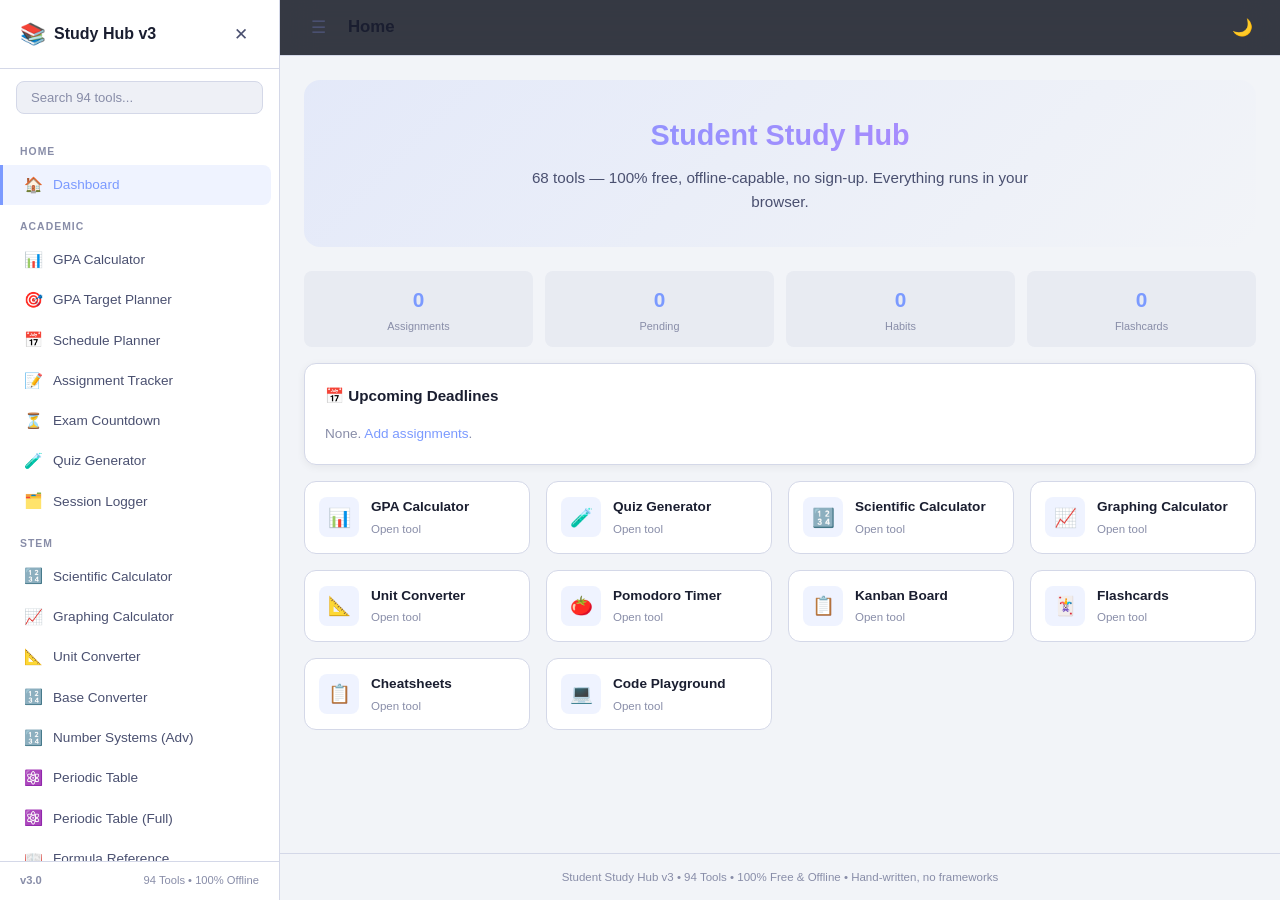
<file: index.html>
<!DOCTYPE html>
<html lang="en">
<head>
<meta charset="UTF-8">
<meta name="viewport" content="width=device-width, initial-scale=1.0">
<meta name="description" content="Student Study Hub — 94 free offline tools for students">
<meta name="theme-color" content="#7b9aff">
<title>Student Study Hub</title>
<link rel="stylesheet" href="css/style.css">
<link rel="icon" href="data:image/svg+xml,<svg xmlns='http://www.w3.org/2000/svg' viewBox='0 0 100 100'><text y='.9em' font-size='90'>📚</text></svg>">
</head>
<body>
<nav id="sidebar" class="sidebar">
  <div class="sidebar-header"><h2><span class="logo">📚</span>Study Hub v3</h2><button id="sidebar-close" class="btn-icon">✕</button></div>
  <div class="sidebar-search"><input type="text" id="search-input" placeholder="Search 94 tools..." autocomplete="off"></div>
  <div class="sidebar-nav" id="nav-container"></div>
  <div class="sidebar-footer"><span class="version">v3.0</span><span>94 Tools • 100% Offline</span></div>
</nav>
<div class="app-container">
  <header class="topbar"><button id="sidebar-toggle" class="btn-icon">☰</button><h1 id="page-title">Home</h1><div class="topbar-actions"><button id="theme-toggle" class="btn-icon" title="Toggle theme">🌙</button></div></header>
  <main id="content" class="content"></main>
  <footer class="footer"><span>Student Study Hub v3 • 94 Tools • 100% Free & Offline • Hand-written, no frameworks</span></footer>
</div>
<!-- Core -->
<script src="js/router.js"></script>
<script src="js/theme.js"></script>
<script src="js/storage.js"></script>
<script src="js/nav.js"></script>
<script src="js/home.js"></script>
<!-- Academic -->
<script src="js/tools/gpa.js"></script>
<script src="js/tools/gpa-target.js"></script>
<script src="js/tools/schedule.js"></script>
<script src="js/tools/assignment-tracker.js"></script>
<script src="js/tools/exam-countdown.js"></script>
<script src="js/tools/quiz.js"></script>
<script src="js/tools/session-logger.js"></script>
<!-- STEM -->
<script src="js/tools/scientific-calc.js"></script>
<script src="js/tools/graphing-calc.js"></script>
<script src="js/tools/unit-converter.js"></script>
<script src="js/tools/number-base.js"></script>
<script src="js/tools/number-systems.js"></script>
<script src="js/tools/periodic-table.js"></script>
<script src="js/tools/periodic-full.js"></script>
<script src="js/tools/formula-ref.js"></script>
<script src="js/tools/physics-constants.js"></script>
<script src="js/tools/chem-balancer.js"></script>
<script src="js/tools/unit-circle.js"></script>
<script src="js/tools/tables.js"></script>
<script src="js/tools/matrix-calc.js"></script>
<script src="js/tools/probability.js"></script>
<script src="js/tools/ip-calc.js"></script>
<script src="js/tools/financial-calc.js"></script>
<!-- Productivity -->
<script src="js/tools/pomodoro.js"></script>
<script src="js/tools/pomodoro-stats.js"></script>
<script src="js/tools/stopwatch.js"></script>
<script src="js/tools/countdown-timer.js"></script>
<script src="js/tools/countdown-events.js"></script>
<script src="js/tools/interval-timer.js"></script>
<script src="js/tools/todo.js"></script>
<script src="js/tools/kanban.js"></script>
<script src="js/tools/flashcards.js"></script>
<script src="js/tools/notes.js"></script>
<script src="js/tools/mind-map.js"></script>
<script src="js/tools/habit-tracker.js"></script>
<script src="js/tools/goal-tracker.js"></script>
<script src="js/tools/reading-list.js"></script>
<script src="js/tools/date-countdown.js"></script>
<script src="js/tools/meeting-planner.js"></script>
<!-- Reference -->
<script src="js/tools/cheatsheets.js"></script>
<script src="js/tools/http-codes.js"></script>
<script src="js/tools/git-cheat.js"></script>
<script src="js/tools/regex-cheat.js"></script>
<script src="js/tools/cron-builder.js"></script>
<script src="js/tools/unix-perm.js"></script>
<!-- Coding -->
<script src="js/tools/code-playground.js"></script>
<script src="js/tools/regex-tester.js"></script>
<script src="js/tools/json-formatter.js"></script>
<script src="js/tools/json-csv.js"></script>
<script src="js/tools/base64.js"></script>
<script src="js/tools/color-picker.js"></script>
<script src="js/tools/palette-gen.js"></script>
<script src="js/tools/css-gradient.js"></script>
<script src="js/tools/css-animation.js"></script>
<script src="js/tools/flexbox-play.js"></script>
<script src="js/tools/html-entities.js"></script>
<script src="js/tools/url-encoder.js"></script>
<script src="js/tools/diff-tool.js"></script>
<script src="js/tools/diff-side.js"></script>
<script src="js/tools/text-compare.js"></script>
<script src="js/tools/base-converter.js"></script>
<script src="js/tools/jwt-decoder.js"></script>
<script src="js/tools/hash-gen.js"></script>
<script src="js/tools/hash-calc.js"></script>
<script src="js/tools/hash-id.js"></script>
<script src="js/tools/password-gen.js"></script>
<script src="js/tools/password-strength.js"></script>
<script src="js/tools/qr-gen.js"></script>
<script src="js/tools/morse.js"></script>
<script src="js/tools/hex-viewer.js"></script>
<script src="js/tools/ipsum-gen.js"></script>
<script src="js/tools/lorem-advanced.js"></script>
<script src="js/tools/md-table.js"></script>
<script src="js/tools/unix-time.js"></script>
<script src="js/tools/file-size.js"></script>
<script src="js/tools/encrypt.js"></script>
<script src="js/tools/md-to-html.js"></script>
<script src="js/tools/box-shadow-gen.js"></script>
<script src="js/tools/color-contrast.js"></script>
<script src="js/tools/contrast-grid.js"></script>
<script src="js/tools/color-blind.js"></script>
<!-- Writing -->
<script src="js/tools/word-counter.js"></script>
<script src="js/tools/word-freq.js"></script>
<script src="js/tools/readability.js"></script>
<script src="js/tools/citation-gen.js"></script>
<!-- Games -->
<script src="js/tools/dice-roller.js"></script>
<script src="js/tools/random-picker.js"></script>
<script src="js/tools/word-scramble.js"></script>
<script src="js/tools/speed-typing.js"></script>
<script src="js/tools/typing-test.js"></script>
<script src="js/tools/emoji-picker.js"></script>
<!-- Health -->
<script src="js/tools/water-tracker.js"></script>
<script src="js/tools/sleep-calc.js"></script>
<script src="js/tools/eye-exercise.js"></script>
<script src="js/tools/bmi-calc.js"></script>
<script src="js/tools/bmr-calc.js"></script>
<script src="js/tools/calorie-calc.js"></script>
<!-- Utilities -->
<script src="js/tools/world-clock.js"></script>
<script src="js/tools/timezone.js"></script>
<script src="js/tools/expense-split.js"></script>
<script src="js/tools/unit-price.js"></script>
<script src="js/tools/loan-calc.js"></script>
<script src="js/tools/budget.js"></script>
<script src="js/tools/persistence.js"></script>
<!-- App init -->
<script src="js/app.js"></script>
</body>
</html>
</file>
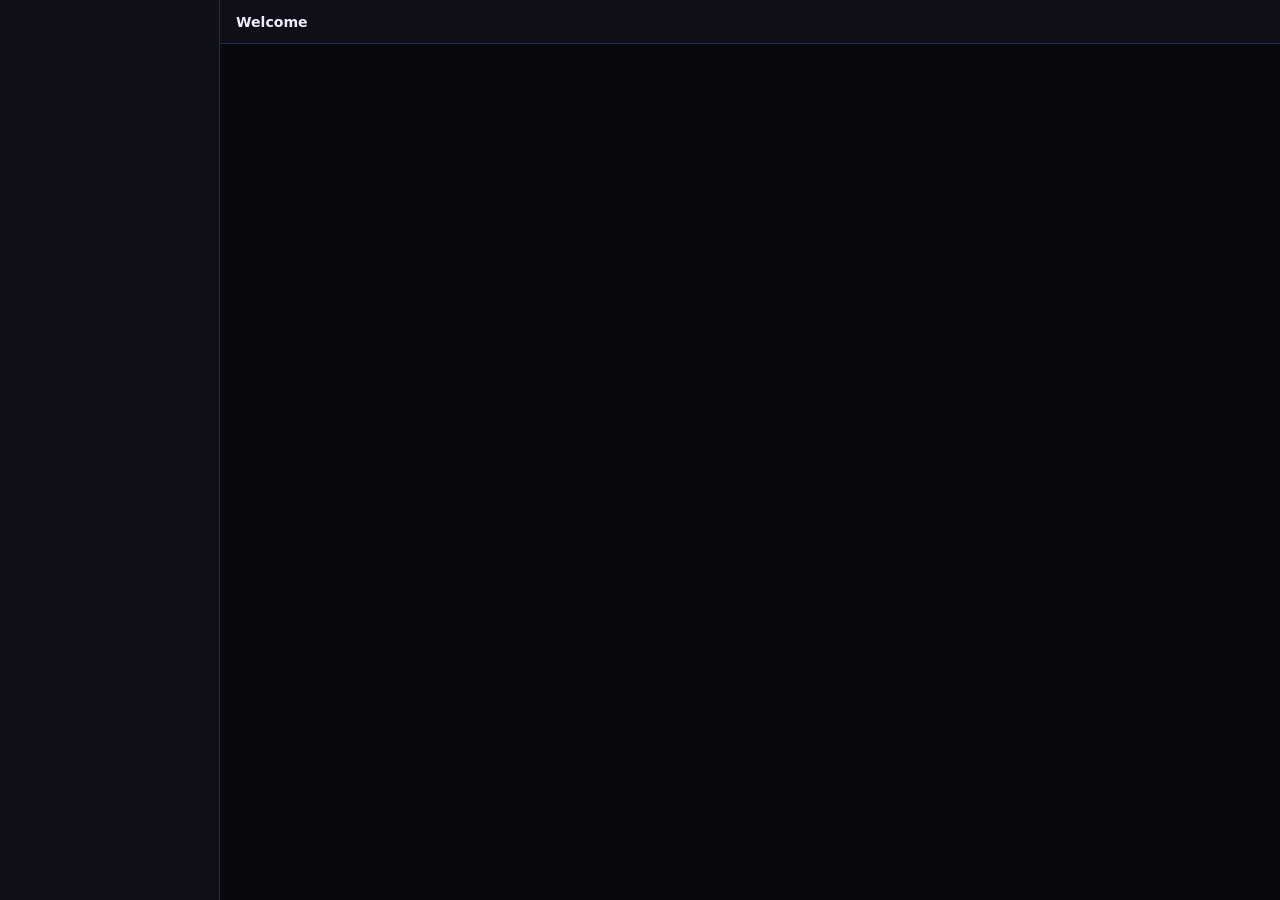
<file: playground.html>
<!DOCTYPE html>
<html lang="en">
<head>
<meta charset="UTF-8">
<meta name="viewport" content="width=device-width, initial-scale=1.0">
<title>Neural Sandbox — Interactive Playground</title>
<style>
:root{--bg:#08080f;--bg2:#0f0f1a;--bg3:#161628;--card:#13132a;--border:#282848;--text:#eeeefa;--text2:#9090b0;--muted:#505070;--accent:#7b5cff;--accent2:#ff5c8b;--green:#34d399;--yellow:#fbbf24;--r:10px;--rs:6px}
*{box-sizing:border-box;margin:0;padding:0}
body{background:var(--bg);color:var(--text);font-family:'Segoe UI',system-ui,sans-serif;overflow:hidden;height:100vh}
::-webkit-scrollbar{width:5px;height:5px}::-webkit-scrollbar-track{background:transparent}::-webkit-scrollbar-thumb{background:var(--border);border-radius:3px}
#app{display:flex;height:100vh}
#sidebar{width:220px;min-width:220px;background:var(--bg2);border-right:1px solid var(--border);overflow-y:auto;padding:8px 0}
#sidebar .title{padding:8px 14px;font-size:.7rem;font-weight:700;text-transform:uppercase;letter-spacing:.1em;color:var(--muted)}
.nav-item{display:flex;align-items:center;gap:8px;padding:7px 14px;font-size:.8rem;color:var(--text2);cursor:pointer;transition:all .12s;border-left:2px solid transparent;user-select:none}
.nav-item:hover{background:var(--bg3);color:var(--text)}
.nav-item.active{background:rgba(123,92,255,.08);color:var(--accent);border-left-color:var(--accent)}
.nav-item .ic{width:16px;text-align:center}
#main{flex:1;display:flex;flex-direction:column;overflow:hidden}
#toolbar{display:flex;align-items:center;gap:8px;padding:8px 16px;background:var(--bg2);border-bottom:1px solid var(--border);min-height:44px}
#toolbar h2{font-size:.88rem;font-weight:600}
#toolbar .spacer{flex:1}
#workspace{flex:1;overflow:hidden;position:relative}
canvas{display:block}
.toast{position:fixed;bottom:16px;right:16px;padding:8px 16px;background:var(--card);border:1px solid var(--border);border-radius:var(--rs);font-size:.78rem;animation:slideUp .25s ease;pointer-events:none;z-index:999}
@keyframes slideUp{from{transform:translateY(12px);opacity:0}to{transform:translateY(0);opacity:1}}
.btn{padding:6px 14px;border-radius:var(--rs);font-size:.78rem;font-weight:500;cursor:pointer;border:1px solid var(--border);background:var(--bg3);color:var(--text);transition:all .12s;font-family:inherit}
.btn:hover{border-color:var(--accent);color:var(--accent)}
.btn-p{background:var(--accent);color:#fff;border-color:var(--accent)}.btn-p:hover{opacity:.85}
.btn-d{background:rgba(248,113,113,.08);color:#f87171;border-color:rgba(248,113,115,.2)}.btn-d:hover{background:rgba(248,113,115,.15)}
.btn-s{padding:4px 10px;font-size:.72rem}
input[type=range]{-webkit-appearance:none;width:100%;height:3px;background:var(--bg3);border-radius:2px;outline:none}
input[type=range]::-webkit-slider-thumb{-webkit-appearance:none;width:12px;height:12px;border-radius:50%;background:var(--accent);cursor:pointer}
input[type=text],input[type=number],select{width:100%;padding:7px 10px;background:var(--bg);border:1px solid var(--border);border-radius:var(--rs);color:var(--text);font-size:.82rem;outline:none;font-family:inherit}
input:focus,select:focus{border-color:var(--accent)}
.row{display:flex;gap:8px;flex-wrap:wrap;align-items:center}
.col{display:flex;flex-direction:column;gap:10px}
.pad{padding:16px}.pad-sm{padding:10px}
.grid2{display:grid;grid-template-columns:1fr 1fr;gap:12px}
.grid3{display:grid;grid-template-columns:repeat(3,1fr);gap:8px}
.stat{background:var(--bg3);border-radius:var(--rs);padding:8px 12px;text-align:center}
.stat .v{font-size:1.2rem;font-weight:700;color:var(--accent)}.stat .l{font-size:.65rem;color:var(--muted);margin-top:2px}
.panel{background:var(--card);border:1px solid var(--border);border-radius:var(--r);padding:14px}
.pt{font-size:.82rem;font-weight:600;margin-bottom:8px}
.hint{font-size:.7rem;color:var(--muted)}
</style>
</head>
<body>
<div id="app">
  <div id="sidebar"></div>
  <div id="main">
    <div id="toolbar"><h2 id="toolTitle">Welcome</h2><div class="spacer"></div><span class="hint" id="toolHint"></span></div>
    <div id="workspace"></div>
  </div>
</div>

<script>
const W = document.getElementById('workspace');
const TB = document.getElementById('toolTitle');
const TH = document.getElementById('toolHint');
const SB = document.getElementById('sidebar');

function msg(m){const t=document.createElement('div');t.className='toast';t.textContent=m;document.body.appendChild(t);setTimeout(()=>{t.style.opacity='0';t.style.transition='opacity .3s';setTimeout(()=>t.remove(),300)},2200)}
function esc(s){const d=document.createElement('div');d.textContent=s;return d.innerHTML}
function rand(a,b){return Math.random()*(b-a)+a}
function clamp(v,lo,hi){return Math.max(lo,Math.min(hi,v))}
const TAU=Math.PI*2;

// TOOL REGISTRY
const tools = [
  {id:'particles',ic:'🌌',name:'Particle Universe',cat:'Render',hint:'Click to attract, right-click to repel'},
  {id:'neural',ic:'🧠',name:'Neural Sandbox',cat:'AI',hint:'Watch neurons learn in real-time'},
  {id:'fluid',ic:'🌊',name:'Fluid Sim',cat:'Physics',hint:'Click-drag to stir the fluid'},
  {id:'gravity',ic:'🕳️',name:'Gravity Well',cat:'Physics',hint:'Click to create gravity wells'},
  {id:'waves',ic:'〰️',name:'Wave Lab',cat:'Physics',hint:'Click to drop ripples'},
  {id:'life',ic:'🦠',name:"Conway's Life",cat:'Automata',hint:'Click to toggle cells, Space to play'},
  {id:'fractal',ic:'🔮',name:'Fractal Zoom',cat:'Math',hint:'Scroll to zoom, drag to pan'},
  {id:'lissajous',ic:'♾️',name:'Lissajous',cat:'Math',hint:'Adjust sliders to morph curves'},
  {id:'spirograph',ic:'🌀',name:'Spirograph',cat:'Math',hint:'Adjust radius and speed'},
  {id:'sorting',ic:'📊',name:'Sort Viz',cat:'Algo',hint:'Watch sorting algorithms race'},
  {id:'pathfind',ic:'🗺️',name:'Pathfinding',cat:'Algo',hint:'Click to place start/end, then find path'},
  {id:'maze',ic:'🧩',name:'Maze Gen',cat:'Algo',hint:'Generate and solve mazes'},
  {id:'paint',ic:'🖌️',name:'Paint',cat:'Draw',hint:'Click-drag to paint'},
  {id:'terrain',ic:'⛰️',name:'Terrain Gen',cat:'Procedural',hint:'Procedural terrain with biomes'},
  {id:'matrix',ic:'💚',name:'Matrix Rain',cat:'Effects',hint:'The classic'},
  {id:'plasma',ic:'🟣',name:'Plasma',cat:'Effects',hint:'Retro plasma effect'},
  {id:'fire',ic:'🔥',name:'Fire Sim',cat:'Effects',hint:'Click to ignite'},
  {id:'synth',ic:'🎹',name:'Synth',cat:'Audio',hint:'Click keys or use keyboard'},
  {id:'viz',ic:'🎵',name:'Audio Viz',cat:'Audio',hint:'Visualize microphone input'},
  {id:'clock',ic:'🕐',name:'Clock',cat:'Widget',hint:'Analog + digital'},
  {id:'calc',ic:'🔢',name:'Calculator',cat:'Widget',hint:'Full-featured calculator'},
  {id:'todo',ic:'✅',name:'Todo',cat:'Widget',hint:'Task list with persistence'},
  {id:'qr',ic:'📱',name:'QR Gen',cat:'Encode',hint:'Generate QR codes'},
  {id:'color',ic:'🎨',name:'Color Lab',cat:'Design',hint:'Color picker + harmony'},
  {id:'gradient',ic:'🌈',name:'Gradients',cat:'Design',hint:'CSS gradient generator'},
];

// Build sidebar
const cats={};
tools.forEach(t=>{if(!cats[t.cat])cats[t.cat]=[];cats[t.cat].push(t)});
Object.keys(cats).forEach(cat=>{
  const s=document.createElement('div');s.className='title';s.textContent=cat;SB.appendChild(s);
  cats[cat].forEach(t=>{
    const d=document.createElement('div');d.className='nav-item';d.dataset.id=t.id;
    d.innerHTML=`<span class="ic">${t.ic}</span><span>${t.name}</span>`;
    d.onclick=()=>loadTool(t);SB.appendChild(d);
  });
});

let currentTool=null;
let animId=null;

// Load tool
function loadTool(t){
  currentTool=t;
  TB.textContent=t.ic+' '+t.name;
  TH.textContent=t.hint||'';
  W.innerHTML='';
  if(animId){cancelAnimationFrame(animId);animId=null}
  document.querySelectorAll('.nav-item').forEach(n=>n.classList.toggle('active',n.dataset.id===t.id));
  const fn=toolFns[t.id];if(fn)fn();
}

// ============================================
// TOOL: Particle Universe
// ============================================
toolFns={};
toolFns.particles=function(){
  const c=document.createElement('canvas');c.style.width='100%';c.style.height='100%';c.style.background='#000';W.appendChild(c);
  const ctx=c.getContext('2d');
  let P=[],mode='attract',mouse={x:-999,y:-999};
  function resize(){c.width=c.offsetWidth;c.height=c.offsetHeight}
  resize();window.addEventListener('resize',resize);
  for(let i=0;i<400;i++)P.push({x:rand(0,c.width),y:rand(0,c.height),vx:rand(-.5,.5),vy:rand(-.5,.5),h:rand(180,280),s:rand(.4,1),r:rand(1.5,3.5)});
  c.addEventListener('mousemove',e=>{const r=c.getBoundingClientRect();mouse.x=e.clientX-r.left;mouse.y=e.clientY-r.top});
  c.addEventListener('mousedown',e=>{if(e.button===2)mode='repel';else mode='attract();e.preventDefault()});
  c.addEventListener('mouseup',()=>mode='none');
  c.addEventListener('mouseleave',()=>{mouse.x=-999;mouse.y=-999;mode='none'});
  c.addEventListener('contextmenu',e=>e.preventDefault());
  function draw(){
    ctx.fillStyle='rgba(0,0,0,.15)';ctx.fillRect(0,0,c.width,c.height);
    for(const p of P){
      const dx=mouse.x-p.x,dy=mouse.y-p.y,d=Math.hypot(dx,dy);
      if(d<150&&mode!=='none'){
        const f=((150-d)/150)*.03*(mode==='attract'?1:-1);
        p.vx+=dx/(d+1)*f;p.vy+=dy/(d+1)*f;
      }
      p.vx*=.995;p.vy*=.995;
      p.x+=p.vx;p.y+=p.vy;
      if(p.x<0||p.x>c.width)p.vx*=-1;if(p.y<0||p.y>c.height)p.vy*=-1;
      ctx.beginPath();ctx.arc(p.x,p.y,p.r,0,TAU);
      ctx.fillStyle=`hsla(${p.h},80%,60%,${p.s})`;ctx.fill();
    }
    animId=requestAnimationFrame(draw);
  }
  draw();
};

// ============================================
// TOOL: Neural Sandbox
// ============================================
toolFns.neural=function(){
  const c=document.createElement('canvas');c.style.width='100%';c.style.height='100%';c.style.background='#000';W.appendChild(c);
  const ctx=c.getContext('2d');
  let nodes=[],connections=[],learning=false,lr=0.01;
  function resize(){c.width=c.offsetWidth;c.height=c.offsetHeight;initNet()}
  resize();window.addEventListener('resize',resize);
  function initNet(){
    nodes=[];
    const layers=[4,6,6,3];
    const sx=c.width/(layers.length+1);
    layers.forEach((cnt,i)=>{
      const sy=c.height/(cnt+1);
      for(let j=0;j<cnt;j++)nodes.push({x:sx*(i+1),y:sy*(j+1),a:0,bi:rand(-.5,.5),h:i});
    });
    connections=[];for(let i=0;i<nodes.length;i++)for(let j=0;j<nodes.length;j++)if(nodes[j].h===nodes[i].h+1)connections.push({a:i,b:j,w:rand(-1,1)});
  }
  function sigmoid(x){return 1/(1+Math.exp(-x))}
  function forward(input){
    nodes.forEach(n=>{n.a=n.bi;});
    for(let l=1;l<4;l++){
      const layer=nodes.filter(n=>n.h===l);
      const prev=nodes.filter(n=>n.h===l-1);
      layer.forEach(node=>{
        let sum=node.bi;
        prev.forEach(p=>{const c=connections.find(x=>x.a===nodes.indexOf(p)&&x.b===nodes.indexOf(node));if(c)sum+=p.a*c.w;});
        node.a=sigmoid(sum);
      });
    }
  }
  function train(){
    const target=[rand(0,1),rand(0,1),rand(0,1)];
    forward([0,0,0,0]);
    // Simple random perturbation learning
    connections.forEach(c=>{c.w+=rand(-.05,.05);c.w=clamp(c.w,-2,2)});
    if(Math.random()<.01)nodes.forEach(n=>{clamp(n.bi+rand(-.1,.1),-1,1)});
  }
  W.innerHTML+=`<div class="pad" style="position:absolute;top:0;left:0;right:0;display:flex;gap:8px;flex-wrap:wrap;z-index:10">
    <button class="btn btn-p" id="nTrain">Train</button>
    <button class="btn btn-d" id="nReset">Reset</button>
    <label class="hint">LR:<input type="range" id="nLR" min="0.001" max="0.5" value="0.01" step="0.001" style="width:80px"></label>
    <span class="hint">Epochs: <span id="nEpoch">0</span></span>
  </div>`;
  let epoch=0;
  document.getElementById('nTrain').onclick=()=>{
    learning=!learning;
    document.getElementById('nTrain').textContent=learning?'Stop':'Train';
  };
  document.getElementById('nReset').onclick=()=>{epoch=0;initNet();};
  document.getElementById('nLR').oninput=e=>lr=parseFloat(e.target.value);
  function draw(){
    ctx.fillStyle='#050510';ctx.fillRect(0,0,c.width,c.height);
    // Draw connections
    connections.forEach(conn=>{
      const na=nodes[conn.a],nb=nodes[conn.b];
      const brightness=Math.abs(conn.w)*40;
      ctx.strokeStyle=`rgba(123,93,255,${clamp(brightness/255,.05,.5)})`;
      ctx.lineWidth=clamp(Math.abs(conn.w)*1.5,.3,3);
      ctx.beginPath();ctx.moveTo(na.x,na.y);ctx.lineTo(nb.x,nb.y);ctx.stroke();
    });
    // Draw nodes
    nodes.forEach(n=>{
      const r=8+n.a*6;
      const col=n.h===0?'#7b5cff':n.h===1?'#ff5c8b':n.h===2?'#34d399':'#fbbf24';
      ctx.beginPath();ctx.arc(n.x,n.y,r,0,TAU);
      ctx.fillStyle=col;ctx.fill();
      ctx.beginPath();ctx.arc(n.x,n.y+r+3,0,TAU);
      ctx.fillStyle=`${clamp(60+n.a*195|0,0,255)}`;ctx.font=`10px monospace`;
    });
    // Label layers
    ['Input','Hidden 1','Hidden 2','Output'].forEach((label,i)=>{
      const sx=c.width/5*(i+1)+c.width/10;
      ctx.fillStyle='#9090b0';ctx.font='11px sans-serif';ctx.textAlign='center';ctx.fillText(label,sx,c.height-8);
    });
    if(learning){train();epoch++;document.getElementById('nEpoch').textContent=epoch;}
    animId=requestAnimationFrame(draw);
  }
  draw();
};

// ============================================
// TOOL: Fluid Simulation (simplified Navier-Stokes)
// ============================================
toolFns.fluid=function(){
  const c=document.createElement('canvas');c.style.width='100%';c.style.height='100%';c.style.background='#000';W.appendChild(c);
  const ctx=c.getContext('2d');
  let grid=[],N=80,dt=0.1,visc=0.0001;
  function init(){grid=[];for(let i=0;i<N*N;i++)grid.push({vx:0,vy:0,d:0})}
  init();
  function IX(x,y){return clamp(x|0,0,N-1)+clamp(y|0,0,N-1)*N}
  function addD(x,y,amount){grid[IX(x,y)].d+=amount}
  function addV(x,y,amountX,amountY){const i=IX(x,y);grid[i].vx+=amountX;grid[i].vy+=amountY}
  function step(){
    for(let iter=0;iter<4;iter++){
      for(let y=1;y<N-1;y++)for(let x=1;x<N-1;x++){
        const i=IX(x,y),v=grid[i],l=grid[IX(x-1,y)],r=grid[IX(x+1,y)],u=grid[IX(x,y-1)],d=grid[IX(x,y+1)];
        const div=(r.vx-l.vx+d.vy-u.vy)*.25;
        v.vx+=(l.vy+u.vy-r.vy-d.vy)*visc*4;
        v.vy+=(r.vx+u.vx-l.vx-d.vx)*visc*4;
      }
    }
  }
  c.addEventListener('mousemove',e=>{
    const r=c.getBoundingClientRect(),x=(e.clientX-r.left)/r.width*N,y=(e.clientY-r.top)/r.height*N;
    addD(x,y,5);addV(x,y,rand(-2,2),rand(-2,2));
  });
  c.addEventListener('click',e=>{
    const r=c.getBoundingClientRect(),x=(e.clientX-r.left)/r.width*N,y=(e.clientY-r.top)/r.height*N;
    for(let i=-5;i<=5;i++)for(let j=-5;j<=5;j++)addD(x+i,y+j,3);
  });
  function draw(){
    step();
    const img=ctx.createImageData(c.width,c.height);
    for(let py=0;py<c.height;py++)for(let px=0;px<c.width;px++){
      const v=grid[IX(px/c.width*N,py/c.height*N)];
      const idx=(py*c.width+px)*4;
      const d=clamp(v.d*40,0,255);
      img.data[idx]=clamp(d*.3,0,255);img.data[idx+1]=clamp(d*.5,0,255);img.data[idx+2]=clamp(d,200,255);img.data[idx+3]=255;
    }
    ctx.putImageData(img,0,0);
    animId=requestAnimationFrame(draw);
  }
  init();draw();
};

// ============================================
// TOOL: Gravity Well
// ============================================
toolFns.gravity=function(){
  const c=document.createElement('canvas');c.style.width='100%';c.style.height='100%';c.style.background='#000';W.appendChild(c);
  const ctx=c.getContext('2d');
  let wells=[],particles=[];
  function resize(){c.width=c.offsetWidth;c.height=c.offsetHeight}
  resize();window.addEventListener('resize',resize);
  for(let i=0;i<1000;i++)particles.push({x:rand(0,c.width),y:rand(0,c.height),vx:rand(-.3,.3),vy:rand(-.3,.3),life:rand(200,600)});
  c.addEventListener('click',e=>{
    const r=c.getBoundingClientRect();
    wells.push({x:e.clientX-r.left,y:e.clientY-r.top,mass:rand(200,800),hue:rand(0,360)});
    if(wells.length>8)wells.shift();
  });
  c.addEventListener('contextmenu',e=>{e.preventDefault();wells.pop()});
  function draw(){
    ctx.fillStyle='rgba(0,0,0,.12)';ctx.fillRect(0,0,c.width,c.height);
    for(const p of particles){
      for(const w of wells){
        const dx=w.x-p.x,dy=w.y-p.y,d=Math.max(20,Math.hypot(dx,dy));
        const f=w.mass/(d*d)*.5;
        p.vx+=dx/d*f;p.vy+=dy/d*f;
      }
      p.x+=p.vx;p.y+=p.vy;p.life--;
      if(p.life<=0||p.x<-50||p.x>c.width+50||p.y<-50||p.y>c.height+50){p.x=rand(0,c.width);p.y=rand(0,c.height);p.vx=rand(-.3,.3);p.vy=rand(-.3,.3);p.life=rand(200,600);}
      const speed=Math.hypot(p.vx,p.vy);
      ctx.beginPath();ctx.arc(p.x,p.y,clamp(speed*2,.5,3),0,TAU);
      ctx.fillStyle=`hsla(${200+speed*30},80%,60%,${clamp(p.life/600,.1,.8)})`;ctx.fill();
    }
    for(const w of wells){
      const grd=ctx.createRadialGradient(w.x,w.y,0,w.x,w.y,Math.sqrt(w.mass)*2);
      grd.addColorStop(0,`hsla(${w.hue},80%,60%,.8)`);grd.addColorStop(.5,`hsla(${w.hue},80%,40%,.3)`);grd.addColorStop(1,'transparent');
      ctx.beginPath();ctx.arc(w.x,w.y,Math.sqrt(w.mass)*2,0,TAU);ctx.fillStyle=grd;ctx.fill();
    }
    animId=requestAnimationFrame(draw);
  }
  draw();
};

// ============================================
// TOOL: Wave Lab
// ============================================
toolFns.waves=function(){
  const c=document.createElement('canvas');c.style.width='100%';c.style.height='100%';c.style.background='#000';W.appendChild(c);
  const ctx=c.getContext('2d');
  let grid=[],N=100;
  function init(){grid=[];for(let i=0;i<N*N;i++)grid.push({v:0,a:0})}
  init();
  function resize(){c.width=c.offsetWidth;c.height=c.height}
  resize();window.addEventListener('resize',resize);
  c.addEventListener('click',e=>{
    const r=c.getBoundingClientRect(),x=(e.clientX-r.left)/r.width*N|0,y=(e.clientY-r.top)/r.height*N|0;
    for(let i=-3;i<=3;i++)for(let j=-3;j<=3;j++){const idx=clamp(x+i,0,N-1)+clamp(y+j,0,N-1)*N;grid[idx].v+=50}
  });
  function step(){
    for(let y=1;y<N-1;y++)for(let x=1;x<N-1;x++){
      const i=y*N+x;grid[i].a=(grid[i-1].v+grid[i+1].v+grid[i-N].v+grid[i+N].v)/4-grid[i].v;
    }
    for(let i=0;i<N*N;i++){grid[i].v+=grid[i].a*.99;grid[i].v*=.995}
  }
  function draw(){
    step();step();
    const img=ctx.createImageData(c.width,c.height);
    for(let py=0;py<c.height;py++)for(let px=0;px<c.width;px++){
      const v=grid[[(px/c.width*N)|0,(py/c.height*N)|0].reduce((a,i)=>a+i*N,0)]||grid[0];
      const idx=(py*c.width+px)*4;const b=clamp(128+v.v*3,0,255);
      img.data[idx]=clamp(b*.2,0,255);img.data[idx+1]=clamp(b*.5,0,255);img.data[idx+2]=b;img.data[idx+3]=255;
    }
    ctx.putImageData(img,0,0);
    animId=requestAnimationFrame(draw);
  }
  draw();
};

// ============================================
// TOOL: Conway's Game of Life
// ============================================
toolFns.life=function(){
  const c=document.createElement('canvas');c.style.width='100%';c.style.height='100%';c.style.background='#0a0a12';W.appendChild(c);
  const ctx=c.getContext('2d');
  let grid,playing=false,speed=10;
  const S=4;
  function init(){grid=[];for(let y=0;y<c.height/S;y++){grid[y]=[];for(let x=0;x<c.width/S;x++)grid[y][x]=Math.random()<.15?1:0}}
  function resize(){c.width=c.offsetWidth;c.height=c.offsetHeight;init()}
  resize();window.addEventListener('resize',resize);
  function step(){
    const ng=[];for(let y=0;y<grid.length;y++){ng[y]=[];for(let x=0;x<grid[0].length;x++){
      let n=0;for(let dy=-1;dy<=1;dy++)for(let dx=-1;dx<=1;dx++){if(dx===0&&dy===0)continue;const ny=(y+dy+grid.length)%grid.length,nx=(x+dx+grid[0].length)%grid[0].length;n+=grid[ny][nx]}
      ng[y][x]=(grid[y][x]&&(n===2||n===3))||(!grid[y][x]&&n===3)?1:0;
    }}grid=ng;
  }
  c.addEventListener('click',e=>{
    const r=c.getBoundingClientRect(),x=(e.clientX-r.left)/S|0,y=(e.clientY-r.top)/S|0;
    if(grid[y]&&grid[y][x]!==undefined)grid[y][x]=1-grid[y][x];
  });
  document.addEventListener('keydown',e=>{if(e.code==='Space'){playing=!playing;e.preventDefault()}});
  W.innerHTML+=`<div class="pad" style="position:absolute;top:0;left:0;right:0;display:flex;gap:8px;z-index:10">
    <button class="btn btn-p" id="lPlay">Play</button>
    <button class="btn" id="lStep">Step</button>
    <button class="btn btn-d" id="lClear">Clear</button>
    <button class="btn" id="lRand">Random</button>
    <span class="hint">Speed:<input type="range" id="lSp" min="1" max="60" value="10" style="width:60px"></span>
    <span class="hint">Gen: <span id="lGen">0</span></span>
  </div>`;
  let gen=0;
  document.getElementById('lPlay').onclick=()=>{playing=!playing;document.getElementById('lPlay').textContent=playing?'Pause':'Play'};
  document.getElementById('lStep').onclick=()=>{step();gen++;document.getElementById('lGen').textContent=gen};
  document.getElementById('lClear').onclick=()=>{init();gen=0};
  document.getElementById('lRand').onclick=()=>{init();gen=0};
  document.getElementById('lSp').oninput=e=>speed=parseInt(e.target.value);
  let lastTime=0;
  function draw(timestamp){
    ctx.fillStyle='#0a0a12';ctx.fillRect(0,0,c.width,c.height);
    for(let y=0;y<grid.length;y++)for(let x=0;x<grid[0].length;x++){
      if(grid[y][x]){ctx.fillStyle=`hsla(${180+y*2+x},70%,55%,.9)`;ctx.fillRect(x*S,y*S,S-1,S-1)}
    }
    if(playing&&timestamp-lastTime>1000/speed){step();gen++;document.getElementById('lGen').textContent=gen;lastTime=timestamp;}
    animId=requestAnimationFrame(draw);
  }
  init();animId=requestAnimationFrame(draw);
};

// ============================================
// TOOL: Fractal Zoom (Mandelbrot)
// ============================================
toolFns.fractal=function(){
  const c=document.createElement('canvas');c.style.width='100%';c.style.height='100%';c.style.background='#000';W.appendChild(c);
  const ctx=c.getContext('2d');
  let cx=-.7,cy=0,zoom=1,maxIter=100;
  function resize(){c.width=c.offsetWidth;c.height=c.offsetHeight;render()}
  resize();window.addEventListener('resize',resize);
  function render(){
    const img=ctx.createImageData(c.width,c.height);
    for(let py=0;py<c.height;py++)for(let px=0;px<c.width;px++){
      let x0=(px/c.width-.5)*3/zoom+cx,y0=(py/c.height-.5)*3/zoom+cy;
      let x=0,y=0,iter=0;
      while(x*x+y*y<4&&iter<maxIter){const xt=x*x-y*y+x0;y=2*x*y+y0;x=xt;iter++;}
      const idx=(py*c.width+px)*4;
      if(iter===maxIter){img.data[idx]=0;img.data[idx+1]=0;img.data[idx+2]=0;img.data[idx+3]=255}
      else{const t=iter/maxIter;img.data[idx]=(Math.sin(t*10)*127+128)|0;img.data[idx+1]=(Math.sin(t*20+2)*127+128)|0;img.data[idx+2]=(Math.sin(t*30+4)*127+128)|0;img.data[idx+3]=255}
    }
    ctx.putImageData(img,0,0);
  }
  let dragging=false,startX,startY;
  c.addEventListener('mousedown',e=>{dragging=true;startX=e.clientX;startY=e.clientY});
  c.addEventListener('mousemove',e=>{if(!dragging)return;cx-=(e.clientX-startX)/c.width*3/zoom;cy-=(e.clientY-startY)/c.height*3/zoom;startX=e.clientX;startY=e.clientY;render()});
  c.addEventListener('mouseup',()=>dragging=false);
  c.addEventListener('wheel',e=>{e.preventDefault();zoom*=e.deltaY<0?1.15:.87;render()},{passive:false});
  render();
};

// ============================================
// TOOL: Lissajous Curves
// ============================================
toolFns.lissajous=function(){
  const c=document.createElement('canvas');c.style.width='100%';c.style.height='100%';c.style.background='#000';W.appendChild(c);
  const ctx=c.getContext('2d');
  let a=3,b=2,d=Math.PI/2,speed=.02,phase=0;
  W.innerHTML+=`<div class="pad" style="position:absolute;bottom:0;left:0;right:0;display:flex;gap:12px;flex-wrap:wrap;z-index:10;background:rgba(8,8,15,.9);backdrop-filter:blur(8px)">
    <span class="hint">A:<input type="range" id="ljA" min="1" max="7" value="3" style="width:60px"></span>
    <span class="hint">B:<input type="range" id="ljB" min="1" max="7" value="2" style="width:60px"></span>
    <span class="hint">δ:<input type="range" id="ljD" min="0" max="6.28" value="1.57" step="0.01" style="width:60px"></span>
    <span class="hint">Speed:<input type="range" id="ljS" min="0.005" max="0.1" value="0.02" step="0.005" style="width:60px"></span>
  </div>`;
  document.getElementById('ljA').oninput=e=>a=parseInt(e.target.value);
  document.getElementById('ljB').oninput=e=>b=parseInt(e.target.value);
  document.getElementById('ljD').oninput=e=>d=parseFloat(e.target.value);
  document.getElementById('ljS').oninput=e=>speed=parseFloat(e.target.value);
  function resize(){c.width=c.offsetWidth;c.height=c.offsetHeight}
  resize();window.addEventListener('resize',resize);
  function draw(){
    ctx.fillStyle='rgba(0,0,0,.06)';ctx.fillRect(0,0,c.width,c.height);
    const cx=c.width/2,cy=c.height/2,r=Math.min(cx,cy)*.8;
    phase+=speed;
    ctx.beginPath();
    for(let t=0;t<TAU;t+=.01){
      const x=cx+r*Math.sin(a*t+d+phase);
      const y=cy+r*Math.sin(b*t);
      t===0?ctx.moveTo(x,y):ctx.lineTo(x,y);
    }
    ctx.strokeStyle=`hsla(${(phase*30)%360},80%,60%,.8)`;ctx.lineWidth=2;ctx.stroke();
    animId=requestAnimationFrame(draw);
  }
  draw();
};

// ============================================
// TOOL: Spirograph
// ============================================
toolFns.spirograph=function(){
  const c=document.createElement('canvas');c.style.width='100%';c.style.height='100%';c.style.background='#000';W.appendChild(c);
  const ctx=c.getContext('2d');
  let R=100,r=35,d=50,speed=.03,angle=0;
  W.innerHTML+=`<div class="pad" style="position:absolute;bottom:0;left:0;right:0;display:flex;gap:12px;flex-wrap:wrap;z-index:10;background:rgba(8,8,15,.9);backdrop-filter:blur(8px)">
    <span class="hint">R:<input type="range" id="spR" min="20" max="200" value="100" style="width:60px"></span>
    <span class="hint">r:<input type="range" id="spR2" min="5" max="100" value="35" style="width:60px"></span>
    <span class="hint">d:<input type="range" id="spD" min="5" max="100" value="50" style="width:60px"></span>
    <span class="hint">Speed:<input type="range" id="spS" min="0.005" max="0.1" value="0.03" step="0.005" style="width:60px"></span>
  </div>`;
  document.getElementById('spR').oninput=e=>R=parseInt(e.target.value);
  document.getElementById('spR2').oninput=e=>r=parseInt(e.target.value);
  document.getElementById('spD').oninput=e=>d=parseInt(e.target.value);
  document.getElementById('spS').oninput=e=>speed=parseFloat(e.target.value);
  function resize(){c.width=c.offsetWidth;c.height=c.offsetHeight}
  resize();window.addEventListener('resize',resize);
  function draw(){
    ctx.fillStyle='rgba(0,0,0,.03)';ctx.fillRect(0,0,c.width,c.height);
    const cx=c.width/2,cy=c.height/2;
    angle+=speed;
    ctx.beginPath();
    for(let t=0;t<TAU*10;t+=.05){
      const x=cx+(R-r)*Math.cos(t)+d*Math.cos((R-r)/r*t+angle);
      const y=cy+(R-r)*Math.sin(t)-d*Math.sin((R-r)/r*t+angle);
      t===0?ctx.moveTo(x,y):ctx.lineTo(x,y);
    }
    ctx.strokeStyle=`hsla(${(angle*20)%360},75%,55%,.7)`;ctx.lineWidth=1.5;ctx.stroke();
    animId=requestAnimationFrame(draw);
  }
  draw();
};

// ============================================
// TOOL: Sorting Visualizer
// ============================================
toolFns.sorting=function(){
  W.innerHTML=`<div class="pad"><div class="pt">Sorting Visualizer</div>
    <div class="row" style="margin-bottom:12px">
      <button class="btn btn-p" id="sGen">New Array</button>
      <button class="btn" id="sBubble">Bubble</button>
      <button class="btn" id="sQuick">Quick</button>
      <button class="btn" id="sMerge">Merge</button>
      <button class="btn" id="sHeap">Heap</button>
      <select id="sSize"><option value="30">30</option><option value="50" selected>50</option><option value="80">80</option><option value="120">120</option></select>
      <span class="hint">Speed:<input type="range" id="sSp" min="1" max="100" value="50" style="width:60px"></span>
    </div>
    <canvas id="sC" style="width:100%;height:300px;background:#0a0a12;border-radius:8px"></canvas>
    <div class="row" style="margin-top:8px"><span class="hint">Comparisons: <span id="sComp">0</span></span><span class="hint">Swaps: <span id="sSwap">0</span></span></div>
  </div>`;
  const canvas=document.getElementById('sC');
  const ctx=canvas.getContext('2d');
  let arr=[],sorting=false,comparisons=0,swaps=0,delay=50;
  function resize(){canvas.width=W.offsetWidth-32;canvas.height=300;draw()}
  resize();
  function genArr(){arr=[];const n=parseInt(document.getElementById('sSize').value);for(let i=0;i<n;i++)arr.push(rand(10,290));comparisons=0;swaps=0;draw()}
  function draw(){
    ctx.fillStyle='#0a0a12';ctx.fillRect(0,0,canvas.width,canvas.height);
    const w=canvas.width/arr.length;
    arr.forEach((v,i)=>{const h=v;const hue=sorting?360*v/300:200;ctx.fillStyle=`hsl(${hue},70%,55%)`;ctx.fillRect(i*w,canvas.height-h,w-1,h)});
    document.getElementById('sComp').textContent=comparisons;document.getElementById('sSwap').textContent=swaps;
  }
  async function sleep(){await new Promise(r=>setTimeout(r,Math.max(1,101-delay)))}
  async function bubbleSort(){for(let i=0;i<arr.length;i++){for(let j=0;j<arr.length-i-1;j++){comparisons++;if(arr[j]>arr[j+1]){[arr[j],arr[j+1]]=[arr[j+1],arr[j]];swaps++;draw();await sleep()}}}}
  async function quickSort(low=0,high=arr.length-1){if(low<high){const pi=await partition(low,high);await quickSort(low,pi-1);await quickSort(pi+1,high)}}
  async function partition(low,high){const pivot=arr[high];let i=low-1;for(let j=low;j<high;j++){comparisons++;if(arr[j]<pivot){i++;[arr[i],arr[j]]=[arr[j],arr[i]];swaps++;draw();await sleep()}}[arr[i+1],arr[high]]=[arr[high],arr[i+1]];swaps++;draw();return i+1}
  async function mergeSort(l=0,r=arr.length-1){if(l<r){const m=(l+r)/2|0;await mergeSort(l,m);await mergeSort(m+1,r);await merge(l,m,r)}}
  async function merge(l,m,r){const L=arr.slice(l,m+1),R=arr.slice(m+1,r+1);let i=0,j=0,k=l;while(i<L.length&&j<R.length){comparisons++;if(L[i]<=R[j])arr[k++]=L[i++];else{arr[k++]=R[j++];swaps++;draw();await sleep()}}while(i<L.length)arr[k++]=L[i++];while(j<R.length)arr[k++]=R[j++];draw()}
  async function heapSort(){const n=arr.length;for(let i=n/2-1;i>=0;i--){await heapify(n,i)}for(let i=n-1;i>0;i--){[arr[0],arr[i]]=[arr[i],arr[0]];swaps++;draw();await sleep();await heapify(i,0)}}
  async function heapify(n,i){let largest=i,l=2*i+1,r=2*i+2;if(l<n&&arr[l]>arr[largest])largest=l;if(r<n&&arr[r]>arr[largest])largest=r;if(largest!==i){[arr[i],arr[largest]]=[arr[largest],arr[i]];swaps++;draw();await sleep();await heapify(n,largest)}}
  document.getElementById('sGen').onclick=()=>{sorting=false;genArr()};
  document.getElementById('sBubble').onclick=async()=>{if(sorting)return;sorting=true;delay=parseInt(document.getElementById('sSp').value);await bubbleSort();sorting=false};
  document.getElementById('sQuick').onclick=async()=>{if(sorting)return;sorting=true;delay=parseInt(document.getElementById('sSp').value);await quickSort();sorting=false};
  document.getElementById('sMerge').onclick=async()=>{if(sorting)return;sorting=true;delay=parseInt(document.getElementById('sSp').value);await mergeSort();sorting=false};
  document.getElementById('sHeap').onclick=async()=>{if(sorting)return;sorting=true;delay=parseInt(document.getElementById('sSp').value);await heapSort();sorting=false};
  genArr();
};

// ============================================
// TOOL: Pathfinding Visualizer
// ============================================
toolFns.pathfind=function(){
  W.innerHTML=`<div class="pad"><div class="pt">Pathfinding Visualizer</div>
    <div class="row" style="margin-bottom:10px">
      <button class="btn btn-p" id="pfFind">Find Path (A*)</button>
      <button class="btn" id="pfMaze">Generate Maze</button>
      <button class="btn btn-d" id="pfClear">Clear</button>
      <span class="hint">Click: place start (1st), end (2nd), walls (after)</span>
    </div>
    <canvas id="pfC" style="width:100%;height:350px;background:#0a0a12;border-radius:8px"></canvas>
  </div>`;
  const canvas=document.getElementById('pfC');
  const ctx=canvas.getContext('2d');
  const COLS=40,ROWS=22;let grid,start,end,phase=0;
  function resize(){canvas.width=W.offsetWidth-32;canvas.height=350;init()}
  resize();
  function init(){grid=[];for(let y=0;y<ROWS;y++){grid[y]=[];for(let x=0;x<COLS;x++)grid[y][x]={wall:false,visited:false,path:false,g:0,h:0,f:0,parent:null}}start={x:2,y:2};end={x:COLS-3,y:ROWS-3};phase=0;draw()}
  function draw(){
    const cw=canvas.width/COLS,ch=canvas.height/ROWS;
    ctx.fillStyle='#0a0a12';ctx.fillRect(0,0,canvas.width,canvas.height);
    for(let y=0;y<ROWS;y++)for(let x=0;x<COLS;x++){
      const c=grid[y][x];const px=x*cw,py=y*ch;
      if(x===start.x&&y===start.y)ctx.fillStyle='#34d399';else if(x===end.x&&y===end.y)ctx.fillStyle='#f87171';
      else if(c.path)ctx.fillStyle='#fbbf24';else if(c.visited)ctx.fillStyle='rgba(123,93,255,.3)';else if(c.wall)ctx.fillStyle='#303050';else ctx.fillStyle='#12121e';
      ctx.fillRect(px,py,cw-1,ch-1);
    }
  }
  canvas.addEventListener('click',e=>{
    const r=canvas.getBoundingClientRect(),x=((e.clientX-r.left)/canvas.width*COLS)|0,y=((e.clientY-r.top)/canvas.height*ROWS)|0;
    if(x<0||x>=COLS||y<0||y>=ROWS)return;
    if(phase===0){start={x,y};phase=1}else if(phase===1){end={x,y};phase=2}else{grid[y][x].wall=!grid[y][x].wall}draw();
  });
  function heuristic(a,b){return Math.abs(a.x-b.x)+Math.abs(a.y-b.y)}
  async function aStar(){
    const open=[start];start.g=0;start.h=heuristic(start,end);start.f=start.h;
    while(open.length>0){
      open.sort((a,b)=>a.f-b.f);const current=open.shift();if(current.x===end.x&&current.y===end.y){
        let c=end;while(c){c.path=true;c=c.parent;draw();await new Promise(r=>setTimeout(r,20))}return;
      }
      current.visited=true;const dirs=[[0,1],[1,0],[0,-1],[-1,0]];
      for(const[dx,dy] of dirs){const nx=current.x+dx,ny=current.y+dy;if(nx<0||nx>=COLS||ny<0||ny>=ROWS)continue;const n=grid[ny][nx];if(n.wall||n.visited)continue;const tg=current.g+1;if(!open.find(p=>p.x===nx&&p.y===ny)||tg<n.g){n.g=tg;n.h=heuristic({x:nx,y:ny},end);n.f=n.g+n.h;n.parent=current;if(!open.find(p=>p.x===nx&&p.y===ny))open.push({x:nx,y:ny})}}
      draw();await new Promise(r=>setTimeout(r,15));
    }
    msg('No path found');
  }
  function genMaze(){for(let y=0;y<ROWS;y++)for(let x=0;x<COLS;x++)grid[y][x].wall=Math.random()<.25;grid[start.y][start.x].wall=false;grid[end.y][end.x].wall=false;draw()}
  document.getElementById('pfFind').onclick=aStar;document.getElementById('pfMaze').onclick=genMaze;document.getElementById('pfClear').onclick=init;
  init();
};

// ============================================
// TOOL: Maze Generator
// ============================================
toolFns.maze=function(){
  W.innerHTML=`<div class="pad"><div class="pt">Maze Generator & Solver</div>
    <div class="row" style="margin-bottom:10px">
      <button class="btn btn-p" id="mzGen">Generate</button>
      <button class="btn" id="mzSolve">Solve (DFS)</button>
      <button class="btn btn-d" id="mzClear">Clear</button>
      <select id="mzAlgo"><option value="dfs">DFS</option><option value="bfs">BFS</option><option value="astar">A*</option></select>
    </div>
    <canvas id="mzC" style="width:100%;height:350px;background:#0a0a12;border-radius:8px"></canvas>
  </div>`;
  const canvas=document.getElementById('mzC');
  const ctx=canvas.getContext('2d');
  const W_=20,H_=16,cell=20;let maze,solved=false;
  function resize(){canvas.width=W_*cell;canvas.height=H_*cell;generate()}
  resize();
  function generate(){
    maze=[];for(let y=0;y<H_;y++){maze[y]=[];for(let x=0;x<W_;x++)maze[y][x]={walls:[true,true,true,true],visited:false,path:false}}}
    const stack=[{x:0,y:0}];maze[0][0].visited=true;
    while(stack.length){
      const c=stack[stack.length-1],dirs=[[0,-1,0,2],[1,0,1,3],[0,1,2,0],[-1,0,3,1]],valid=[];
      for(const[dx,dy,wd,op] of dirs){const nx=c.x+dx,ny=c.y+dy;if(nx>=0&&nx<W_&&ny>=0&&ny<H_&&!maze[ny][nx].visited)valid.push({x:nx,y:ny,wd,op})}
      if(valid.length){const n=valid[randInt(0,valid.length-1)];maze[c.y][c.x].walls[n.wd]=false;maze[n.y][n.x].walls[n.op]=false;maze[n.y][n.x].visited=true;stack.push({x:n.x,y:n.y})}else stack.pop();
    }
    solved=false;draw();
  }
  function draw(){
    ctx.fillStyle='#0a0a12';ctx.fillRect(0,0,canvas.width,canvas.height);
    for(let y=0;y<H_;y++)for(let x=0;x<W_;x++){
      const m=maze[y][x],px=x*cell,py=y*cell;
      if(m.path){ctx.fillStyle='rgba(251,191,36,.4)';ctx.fillRect(px,py,cell,cell)}
      ctx.strokeStyle='#7b5cff';ctx.lineWidth=2;
      if(m.walls[0]){ctx.beginPath();ctx.moveTo(px,py);ctx.lineTo(px+cell,py);ctx.stroke()}
      if(m.walls[1]){ctx.beginPath();ctx.moveTo(px+cell,py);ctx.lineTo(px+cell,py+cell);ctx.stroke()}
      if(m.walls[2]){ctx.beginPath();ctx.moveTo(px,py+cell);ctx.lineTo(px+cell,py+cell);ctx.stroke()}
      if(m.walls[3]){ctx.beginPath();ctx.moveTo(px,py);ctx.lineTo(px,py+cell);ctx.stroke()}
    }
    ctx.fillStyle='#34d399';ctx.fillRect(1,1,cell-2,cell-2);
    ctx.fillStyle='#f87171';ctx.fillRect((W_-1)*cell+1,(H_-1)*cell+1,cell-2,cell-2);
  }
  async function solve(algo){
    for(let y=0;y<H_;y++)for(let x=0;x<W_;x++)maze[y][x].path=false;
    const start={x:0,y:0},end={x:W_-1,y:H_-1};
    if(algo==='dfs'){const stack=[start];while(stack.length){const c=stack.pop();if(c.x===end.x&&c.y===end.y){let cur=c;while(cur){maze[cur.y][cur.x].path=true;cur=cur.parent}draw();return}maze[c.y][c.x].visited=true;const dirs=[[0,-1,0],[1,0,1],[0,1,2],[-1,0,3]];for(const[dx,dy,wd] of dirs){const nx=c.x+dx,ny=c.y+dy;if(nx>=0&&nx<W_&&ny>=0&&ny<H_&&!maze[ny][nx].walls[wd]&&!maze[ny][nx].visited){maze[ny][nx].visited=true;maze[ny][nx].parent=c;stack.push({x:nx,y:ny})}}draw();await new Promise(r=>setTimeout(r,30))}}
    else if(algo==='bfs'){const queue=[start];while(queue.length){const c=queue.shift();if(c.x===end.x&&c.y===end.y){let cur=c;while(cur){maze[cur.y][cur.x].path=true;cur=cur.parent}draw();return}maze[c.y][c.x].visited=true;const dirs=[[0,-1,0],[1,0,1],[0,1,2],[-1,0,3]];for(const[dx,dy,wd] of dirs){const nx=c.x+dx,ny=c.y+dy;if(nx>=0&&nx<W_&&ny>=0&&ny<H_&&!maze[ny][nx].walls[wd]&&!maze[ny][nx].visited){maze[ny][nx].visited=true;maze[ny][nx].parent=c;queue.push({x:nx,y:ny})}}draw();await new Promise(r=>setTimeout(r,30))}}
    else{const open=[{...start,h:0,g:0,f:0}];while(open.length){open.sort((a,b)=>a.f-b.f);const c=open.shift();if(c.x===end.x&&c.y===end.y){let cur=c;while(cur){maze[cur.y][cur.x].path=true;cur=cur.parent}draw();return}maze[c.y][c.x].visited=true;const dirs=[[0,-1,0],[1,0,1],[0,1,2],[-1,0,3]];for(const[dx,dy,wd] of dirs){const nx=c.x+dx,ny=c.y+dy;if(nx>=0&&nx<W_&&ny>=0&&ny<H_&&!maze[ny][nx].walls[wd]&&!maze[ny][nx].visited){const g=c.g+1;const h=Math.abs(nx-end.x)+Math.abs(ny-end.y);maze[ny][nx].visited=true;maze[ny][nx].parent=c;open.push({x:nx,y:ny,g,h,f:g+h})}}draw();await new Promise(r=>setTimeout(r,30))}}
    msg('No solution found');
  }
  document.getElementById('mzGen').onclick=generate;
  document.getElementById('mzSolve').onclick=()=>solve(document.getElementById('mzAlgo').value);
  document.getElementById('mzClear').onclick=generate;
  generate();
};

// ============================================
// TOOL: Paint
// ============================================
toolFns.paint=function(){
  W.innerHTML=`<div class="pad"><div class="pt">Pixel Art Editor</div>
    <div class="row" style="margin-bottom:10px">
      <input type="color" id="pCol" value="#7b5cff" style="width:40px;height:30px;border:none;cursor:pointer;background:none">
      <span class="hint">Size:<input type="range" id="pSize" min="2" max="20" value="4" style="width:60px"></span>
      <button class="btn btn-s" id="pEraser">Eraser</button>
      <button class="btn btn-d btn-s" id="pClear">Clear</button>
      <button class="btn btn-p btn-s" id="pSave">Save PNG</button>
    </div>
    <canvas id="pC" style="width:100%;height:400px;background:#111;border-radius:8px;cursor:crosshair"></canvas>
  </div>`;
  const canvas=document.getElementById('pC');
  const ctx=canvas.getContext('2d');
  let drawing=false,color='#7b5cff',size=4;
  function resize(){const img=ctx.getImageData(0,0,canvas.width,canvas.height);canvas.width=W.offsetWidth-32;canvas.height=400;ctx.putImageData(img,0,0)}
  resize();ctx.fillStyle='#111';ctx.fillRect(0,0,canvas.width,canvas.height);
  canvas.addEventListener('mousedown',e=>{drawing=true;draw(e)});
  canvas.addEventListener('mousemove',e=>{if(drawing)draw(e)});
  canvas.addEventListener('mouseup',()=>drawing=false);
  canvas.addEventListener('mouseleave',()=>drawing=false);
  function draw(e){const r=canvas.getBoundingClientRect();ctx.fillStyle=color;ctx.fillRect(e.clientX-r.left-size/2,e.clientY-r.top,size,size)}
  document.getElementById('pCol').oninput=e=>color=e.target.value;
  document.getElementById('pSize').oninput=e=>size=parseInt(e.target.value);
  document.getElementById('pEraser').onclick=()=>color='#111';
  document.getElementById('pClear').onclick=()=>ctx.fillStyle='#111';ctx.fillRect(0,0,canvas.width,canvas.height);
  document.getElementById('pSave').onclick=()=>{const a=document.createElement('a');a.href=canvas.toDataURL();a.download='art.png';a.click()};
};

// ============================================
// TOOL: Terrain Generator
// ============================================
toolFns.terrain=function(){
  const c=document.createElement('canvas');c.style.width='100%';c.style.height='100%';c.style.background='#000';W.appendChild(c);
  const ctx=c.getContext('2d');
  let seed=42,octaves=6,persistence=.5,lacunarity=2;
  W.innerHTML+=`<div class="pad" style="position:absolute;bottom:0;left:0;right:0;display:flex;gap:12px;flex-wrap:wrap;z-index:10;background:rgba(8,8,15,.9);backdrop-filter:blur(8px)">
    <button class="btn btn-p" id="tGen">Generate</button>
    <span class="hint">Seed:<input type="number" id="tSeed" value="42" style="width:60px"></span>
    <span class="hint">Octaves:<input type="range" id="tOct" min="1" max="8" value="6" style="width:50px"></span>
    <span class="hint">Persist:<input type="range" id="tPer" min="0.1" max="0.9" value="0.5" step="0.05" style="width:50px"></span>
  </div>`;
  function resize(){c.width=c.offsetWidth;c.offsetHeight;c.height=c.offsetHeight;generate()}
  resize();window.addEventListener('resize',resize);
  function noise2D(x,y,s){const n=Math.sin(x*12.9898+y*78.233+s)*43758.5453;return n-Math.floor(n)}
  function smoothNoise(x,y,s){const c=noise2D(Math.floor(x),Math.floor(y),s);const r=noise2D(Math.floor(x)+1,Math.floor(y),s);const b=noise2D(Math.floor(x),Math.floor(y)+1);const br=noise2D(Math.floor(x)+1,Math.floor(y)+1);const fx=x-Math.floor(x);const fy=y-Math.floor(y);return lerp(lerp(c,r,fx),lerp(b,br,fx),fy)}
  function fbm(x,y,s,oct,pers,lac){let val=0,amp=1,freq=1;for(let i=0;i<oct;i++){val+=smoothNoise(x*freq,y*freq,s)*amp;amp*=pers;freq*=lac}return val}
  function generate(){
    seed=parseInt(document.getElementById('tSeed').value);octaves=parseInt(document.getElementById('tOct').value);persistence=parseFloat(document.getElementById('tPer').value);
    const img=ctx.createImageData(c.width,c.height);
    for(let py=0;py<c.height;py++)for(let px=0;px<c.width;px++){
      const h=fbm(px/150,py/150,seed,octaves,persistence,lacunarity);
      const idx=(py*c.width+px)*4;
      if(h<.35){img.data[idx]=20;img.data[idx+1]=50+ h*100|0;img.data[idx+2]=120+h*80|0;img.data[idx+3]=255}
      else if(h<.45){img.data[idx]=194;img.data[idx+1]=178;img.data[idx+2]=128;img.data[idx+3]=255}
      else if(h<.55){img.data[idx]=34+h*60|0;img.data[idx+1]=120+h*40|0;img.data[idx+2]=34;img.data[idx+3]=255}
      else if(h<.7){img.data[idx]=80+h*40|0;img.data[idx+1]=70+h*30|0;img.data[idx+2]=50;img.data[idx+3]=255}
      else{const s=200+h*55|0;img.data[idx]=s;img.data[idx+1]=s;img.data[idx+2]=s;img.data[idx+3]=255}
    }
    ctx.putImageData(img,0,0);
  }
  document.getElementById('tGen').onclick=generate;
  generate();
};

// ============================================
// TOOLS: Matrix Rain, Plasma, Fire (effects)
// ============================================
toolFns.matrix=function(){
  const c=document.createElement('canvas');c.style.width='100%';c.style.height='100%';c.style.background='#000';W.appendChild(c);
  const ctx=c.getContext('2d');const fontSize=14;let columns,drops;
  function resize(){c.width=c.offsetWidth;c.height=c.offsetHeight;columns=c.width/fontSize;drops=[];for(let i=0;i<columns;i++)drops[i]=rand(0,c.height/fontSize)}
  resize();window.addEventListener('resize',resize);
  function draw(){
    ctx.fillStyle='rgba(0,0,0,.05)';ctx.fillRect(0,0,c.width,c.height);
    ctx.fillStyle='#0f0';ctx.font=fontSize+'px monospace';
    for(let i=0;i<drops.length;i++){
      const char=String.fromCharCode(0x30A0+randInt(0,96));
      ctx.fillStyle=`hsla(120,100%,${rand(30,70)}%,.8)`;ctx.fillText(char,i*fontSize,drops[i]*fontSize);
      if(drops[i]*fontSize>c.height&&Math.random()>.975)drops[i]=0;drops[i]++;
    }
    animId=requestAnimationFrame(draw);
  }
  draw();
};

toolFns.plasma=function(){
  const c=document.createElement('canvas');c.style.width='100%';c.style.height='100%';c.style.background='#000';W.appendChild(c);
  const ctx=c.getContext('2d');let t=0;
  function resize(){c.width=c.offsetWidth;c.height=c.offsetHeight}
  resize();window.addEventListener('resize',resize);
  function draw(){
    t+=.02;const img=ctx.createImageData(c.width,c.height);
    for(let y=0;y<c.height;y++)for(let x=0;x<c.width;x++){
      const v=Math.sin(x/30+t)+Math.sin(y/30+t*1.3)+Math.sin((x+y)/40+t*.7)+Math.sin(Math.hypot(x-c.width/2,y-c.height/2)/30+t*1.5);
      const idx=(y*c.width+x)*4;const h=((v+4)/8)*360;
      img.data[idx]=Math.sin(h*.0174)*127+128;img.data[idx+1]=Math.sin(h*.0174+2)*127+128;img.data[idx+2]=Math.sin(h*.0174+4)*127+128;img.data[idx+3]=255;
    }
    ctx.putImageData(img,0,0);animId=requestAnimationFrame(draw);
  }
  draw();
};

toolFns.fire=function(){
  const c=document.createElement('canvas');c.style.width='100%';c.style.height='100%';c.style.background='#000';W.appendChild(c);
  const ctx=c.getContext('2d');let w,h,buf=[];
  function resize(){w=c.width;h=c.height;buf=new Uint8ClampedArray(w*h);ctx.fillStyle='#000';ctx.fillRect(0,0,w,h)}
  resize();window.addEventListener('resize',resize);
  c.addEventListener('click',e=>{const r=c.getBoundingClientRect();for(let i=-10;i<=10;i++)for(let j=-10;j<=10;j++){const idx=((e.clientY-r.top+j)*w+(e.clientX-r.left+i));if(idx>=0&&idx<w*h)buf[idx]=255}});
  function draw(){
    for(let x=0;x<w;x++){const idx=(h-1)*w+x;buf[idx]=randInt(100,255)}
    const img=ctx.createImageData(w,h);
    for(let y=0;y<h-1;y++)for(let x=0;x<w;x++){
      const i=y*w+x;const below=buf[i+w];const belowL=x>0?buf[i+w-1]:below;const belowR=x<w-1?buf[i+w+1]:below;const twoBelow=i+w*2<w*h?buf[i+w*2]:below;
      const avg=Math.floor((below+belowL+belowR+twoBelow)/4.04);buf[i]=avg;
      const idx=i*4;img.data[idx]=clamp(avg*1.5,0,255);img.data[idx+1]=clamp(avg*.5,0,255);img.data[idx+2]=clamp(avg*.1,0,255);img.data[idx+3]=255;
    }
    ctx.putImageData(img,0,0);animId=requestAnimationFrame(draw);
  }
  draw();
};

// ============================================
// TOOL: Synth Piano
// ============================================
toolFns.synth=function(){
  let audioCtx=null;
  function getCtx(){if(!audioCtx)audioCtx=new(window.AudioContext||window.webkitAudioContext)();return audioCtx}
  const notes={a:261.63,w:277.18,s:293.66,e:311.13,d:329.63,f:349.23,t:369.99,g:392.00,y:415.30,h:440.00,u:466.16,j:493.88};
  W.innerHTML=`<div class="pad"><div class="pt">Synth Piano</div><div class="hint" style="margin-bottom:10px">Click keys or press A S D F G H J (white) W E T Y U (black)</div>
    <div style="display:flex;gap:2px;justify-content:center;flex-wrap:wrap">
      ${Object.keys(notes).map(k=>`<div class="btn" style="width:44px;height:100px;padding:0;display:flex;align-items:flex-end;justify-content:center;font-size:.7rem;background:${k.length===1?'#fff':'#222'};color:${k.length===1?'#000':'#fff'};border-radius:0 0 6px 6px" data-key="${k}">${k.toUpperCase()}</div>`).join('')}
    </div>
    <div class="row" style="margin-top:12px"><span class="hint">Wave:<select id="sWave"><option value="sine">Sine</option><option value="square">Square</option><option value="sawtooth">Saw</option><option value="triangle">Triangle</option></select></span><span class="hint">Vol:<input type="range" id="sVol" min="0" max="100" value="30" style="width:60px"></span></div>
  </div>`;
  function playNote(freq){
    const ctx=getCtx();const osc=ctx.createOscillator();const gain=ctx.createGain();
    osc.type=document.getElementById('sWave').value;osc.frequency.value=freq;
    gain.gain.value=document.getElementById('sVol').value/100*.3;
    gain.gain.exponentialRampToValueAtTime(.001,ctx.currentTime+1.5);
    osc.connect(gain);gain.connect(ctx.destination);osc.start();osc.stop(ctx.currentTime+1.5);
  }
  document.querySelectorAll('[data-key]').forEach(el=>{
    el.addEventListener('mousedown',()=>playNote(notes[el.dataset.key]));
    el.addEventListener('mouseup',()=>{});
  });
  document.addEventListener('keydown',e=>{
    if(e.repeat)return;const k=e.key.toLowerCase();if(notes[k]){playNote(notes[k]);const el=document.querySelector(`[data-key="${k}"]`);if(el){el.style.transform='scale(.95)';setTimeout(()=>el.style.transform='',100)}}
  });
};

// ============================================
// TOOL: Audio Visualizer
// ============================================
toolFns.viz=function(){
  let audioCtx,analyser,source,stream;
  W.innerHTML=`<div class="pad"><div class="pt">Audio Visualizer</div>
    <button class="btn btn-p" id="avStart">Start Microphone</button>
    <button class="btn btn-d" id="avStop" disabled>Stop</button>
    <canvas id="avC" style="width:100%;height:250px;background:#000;border-radius:8px;margin-top:10px"></canvas>
  </div>`;
  const canvas=document.getElementById('avC');const ctx=canvas.getContext('2d');
  function resize(){canvas.width=W.offsetWidth-32;canvas.height=250}
  resize();
  document.getElementById('avStart').onclick=async()=>{
    try{stream=await navigator.mediaDevices.getUserMedia({audio:true});audioCtx=new(window.AudioContext||window.webkitAudioContext)();analyser=audioCtx.createAnalyser();analyser.fftSize=256;source=audioCtx.createMediaStreamSource(stream);source.connect(analyser);document.getElementById('avStart').disabled=true;document.getElementById('avStop').disabled=false;viz()}catch(e){msg('Mic access denied')}
  };
  document.getElementById('avStop').onclick=()=>{if(stream)stream.getTracks().forEach(t=>t.stop());document.getElementById('avStart').disabled=false;document.getElementById('avStop').disabled=true};
  function viz(){
    if(!analyser)return;const buf=new Uint8Array(analyser.frequencyBinCount);
    function draw(){
      analyser.getByteFrequencyData(buf);
      ctx.fillStyle='#000';ctx.fillRect(0,0,canvas.width,canvas.height);
      const bw=canvas.width/buf.length*2.5;let x=0;
      for(let i=0;i<buf.length;i++){
        const h=buf[i]/255*canvas.height;
        ctx.fillStyle=`hsl(${i/buf.length*280},80%,55%)`;
        ctx.fillRect(x,canvas.height-h,bw-1,h);x+=bw;
      }
      requestAnimationFrame(draw);
    }
    draw();
  }
};

// ============================================
// TOOLS: Clock, Calculator, Todo, QR, Color, Gradient
// ============================================
toolFns.clock=function(){
  const c=document.createElement('canvas');c.style.width='100%';c.style.height='100%';c.style.background='#0a0a12';W.appendChild(c);
  const ctx=c.getContext('2d');
  function resize(){c.width=c.offsetWidth;c.height=c.offsetHeight}
  resize();window.addEventListener('resize',resize);
  function draw(){
    const cx=c.width/2,cy=c.height/2,r=Math.min(cx,cy)*.8;const now=new Date();
    ctx.fillStyle='#0a0a12';ctx.fillRect(0,0,c.width,c.height);
    ctx.beginPath();ctx.arc(cx,cy,r,0,TAU);ctx.strokeStyle='#282848';ctx.lineWidth=3;ctx.stroke();
    for(let i=0;i<12;i++){const a=i*TAU/12-Math.PI/2;const x1=cx+Math.cos(a)*r*.85,y1=cy+Math.sin(a)*r*.85,x2=cx+Math.cos(a)*r*.95,y2=cy+Math.sin(a)*r*.95;ctx.beginPath();ctx.moveTo(x1,y1);ctx.lineTo(x2,y2);ctx.strokeStyle='#7b5cff';ctx.lineWidth=2;ctx.stroke()}
    const s=now.getSeconds()+now.getMilliseconds()/1000,m=now.getMinutes()+s/60,h=(now.getHours()%12)+m/60;
    function hand(angle,len,w,col){const a=angle*TAU/60-Math.PI/2;ctx.beginPath();ctx.moveTo(cx,cy);ctx.lineTo(cx+Math.cos(a)*len,cy+Math.sin(a)*len);ctx.strokeStyle=col;ctx.lineWidth=w;ctx.lineCap='round';ctx.stroke()}
    hand(s,r*.75,2,'#ff5c8b');hand(m,r*.6,4,'#7b5cff');hand(h*5,r*.4,6,'#34d399');
    ctx.beginPath();ctx.arc(cx,cy,5,0,TAU);ctx.fillStyle='#fff';ctx.fill();
    ctx.fillStyle='#9090b0';ctx.font='14px monospace';ctx.textAlign='center';ctx.fillText(now.toLocaleTimeString(),cx,cy+r*.3);
    animId=requestAnimationFrame(draw);
  }
  draw();
};

toolFns.calc=function(){
  let expr='',display='0';
  W.innerHTML=`<div class="pad" style="max-width:320px;margin:0 auto">
    <div class="pt">Calculator</div>
    <div style="background:#000;border-radius:var(--r);padding:16px;margin-bottom:12px;font-family:monospace;font-size:1.4rem;text-align:right;min-height:50px;word-break:break-all" id="cDisp">0</div>
    <div class="grid4" style="gap:6px">
      ${['C','(',')','/','7','8','9','*','4','5','6','-','1','2','3','+','0','.','=','%'].map(b=>{
        const cls=b==='='?'btn-p':['C','%'].includes(b)?'btn-d':'';
        return `<button class="btn ${cls}" style="padding:12px;font-size:1rem;border-radius:var(--rs)" data-v="${b}">${b}</button>`;
      }).join('')}
    </div>
  </div>`;
  function update(){$('#cDisp').textContent=display}
  document.querySelectorAll('[data-v]').forEach(btn=>{
    btn.onclick=()=>{
      const v=btn.dataset.v;
      if(v==='C'){expr='';display='0'}
      else if(v==='='){try{display=String(Function('"use strict";return ('+expr.replace(/[^0-9+\-*/().%]/g,'')+')')())||'Error';expr=display==='Error'?'':display}catch(e){display='Error';expr=''}}
      else{if(display==='0'&&v!=='.')display=v;else display+=v;expr+=v}
      update();
    }
  });
};

toolFns.todo=function(){
  let items=Store.get('ns_todos',[]);
  function render(){
    W.innerHTML=`<div class="pad" style="max-width:400px;margin:0 auto">
      <div class="pt">Todo List <span class="hint">(${items.length})</span></div>
      <div class="row" style="margin-bottom:12px">
        <input type="text" id="tdIn" placeholder="Add task..." style="flex:1" onkeydown="if(event.key==='Enter')addTodo()">
        <button class="btn btn-p btn-s" onclick="addTodo()">Add</button>
      </div>
      <div id="tdList"></div>
    </div>`;
    const list=$('#tdList');
    if(!items.length){list.innerHTML='<div class="hint" style="text-align:center;padding:20px">No tasks yet</div>';return}
    list.innerHTML=items.map((t,i)=>`<div style="display:flex;align-items:center;gap:8px;padding:8px;border-bottom:1px solid var(--border)">
      <input type="checkbox" ${t.done?'checked':''} onchange="toggleTodo(${i})" style="accent-color:var(--accent)">
      <span style="flex:1;font-size:.85rem;text-decoration:${t.done?'line-through':'none'};opacity:${t.done?.5:1}">${esc(t.text)}</span>
      <button class="btn btn-d btn-xs" onclick="delTodo(${i})">✕</button>
    </div>`).join('');
  }
  window.addTodo=()=>{const v=$('#tdIn').value.trim();if(!v)return;items.push({text:v,done:false});Store.set('ns_todos',items);$('#tdIn').value='';render()};
  window.toggleTodo=i=>{items[i].done=!items[i].done;Store.set('ns_todos',items);render()};
  window.delTodo=i=>{items.splice(i,1);Store.set('ns_todos',items);render()};
  render();
};

toolFns.qr=function(){
  W.innerHTML=`<div class="pad" style="text-align:center">
    <div class="pt">QR Code Generator</div>
    <input type="text" id="qrIn" placeholder="Enter text or URL..." style="margin-bottom:12px">
    <div id="qrOut" style="display:inline-block;padding:16px;background:#fff;border-radius:var(--r);min-width:200px;min-height:200px"></div>
    <div class="hint" style="margin-top:8px">Uses QRServer API</div>
  </div>`;
  let timer=null;
  $('#qrIn').oninput=e=>{
    clearTimeout(timer);
    timer=setTimeout(()=>{
      const v=e.target.value.trim();
      if(v)$('#qrOut').innerHTML=`<img src="https://api.qrserver.com/v1/create-qr-code/?size=200x200&data=${encodeURIComponent(v)}" style="width:200px;height:200px">`;
      else $('#qrOut').innerHTML='<div class="hint" style="color:#999;padding:40px">Enter text above</div>';
    },400);
  };
};

toolFns.color=function(){
  let h=260,s=70,l=55;
  function render(){
    const c1=`hsl(${h},${s}%,${l}%)`,c2=`hsl(${(h+30)%360},${s}%,${l}%)`,c3=`hsl(${(h+60)%360},${s}%,${l}%)`,c4=`hsl(${(h+180)%360},${s}%,${l}%)`;
    W.innerHTML=`<div class="pad"><div class="pt">Color Lab</div>
      <div style="display:flex;gap:12px;margin-bottom:16px">
        <div style="width:80px;height:80px;border-radius:var(--r);background:${c1}" id="cMain"></div>
        <div style="flex:1" class="col" style="gap:6px">
          <span class="hint">H:<input type="range" id="cH" min="0" max="360" value="${h}" style="flex:1"></span>
          <span class="hint">S:<input type="range" id="cS" min="0" max="100" value="${s}" style="flex:1"></span>
          <span class="hint">L:<input type="range" id="cL" min="0" max="100" value="${l}" style="flex:1"></span>
        </div>
      </div>
      <div class="grid4" style="margin-bottom:12px">
        <div style="height:50px;border-radius:var(--rs);background:${c1}"></div>
        <div style="height:50px;border-radius:var(--rs);background:${c2}"></div>
        <div style="height:50px;border-radius:var(--rs);background:${c3}"></div>
        <div style="height:50px;border-radius:var(--rs);background:${c4}"></div>
      </div>
      <div class="hint">HEX: <span id="cHex">${c1}</span></div>
    </div>`;
    ['cH','cS','cL'].forEach(id=>{document.getElementById(id).oninput=e=>{if(id==='cH')h=parseInt(e.target.value);else if(id==='cS')s=parseInt(e.target.value);else l=parseInt(e.target.value);render()}});
  }
  render();
};

toolFns.gradient=function(){
  let angle=135,c1='#667eea',c2='#764ba2';
  function render(){
    const css=`linear-gradient(${angle}deg, ${c1}, ${c2})`;
    W.innerHTML=`<div class="pad"><div class="pt">Gradient Generator</div>
      <div style="height:120px;border-radius:var(--r);background:${css};margin-bottom:16px"></div>
      <div class="row" style="margin-bottom:8px">
        <input type="color" id="gC1" value="${c1}" style="width:40px;height:30px;border:none;cursor:pointer;background:none">
        <input type="color" id="gC2" value="${c2}" style="width:40px;height:30px;border:none;cursor:pointer;background:none">
        <input type="number" id="gAng" value="${angle}" min="0" max="360" style="width:60px" class="btn" style="padding:6px 10px">
      </div>
      <textarea rows="2" readonly style="font-family:monospace;font-size:.78rem;margin-bottom:8px">background: ${css};</textarea>
      <button class="btn btn-p btn-s" onclick="navigator.clipboard.writeText('background: '+document.querySelector('textarea').value);msg('Copied!')">Copy CSS</button>
    </div>`;
    document.getElementById('gC1').oninput=e=>{c1=e.target.value;render()};
    document.getElementById('gC2').oninput=e=>{c2=e.target.value;render()};
    document.getElementById('gAng').oninput=e=>{angle=parseInt(e.target.value);render()};
  }
  render();
};

// ============================================
// INIT
// ============================================================
loadTool(tools[0]);
</script>
</body>
</html>
</file>
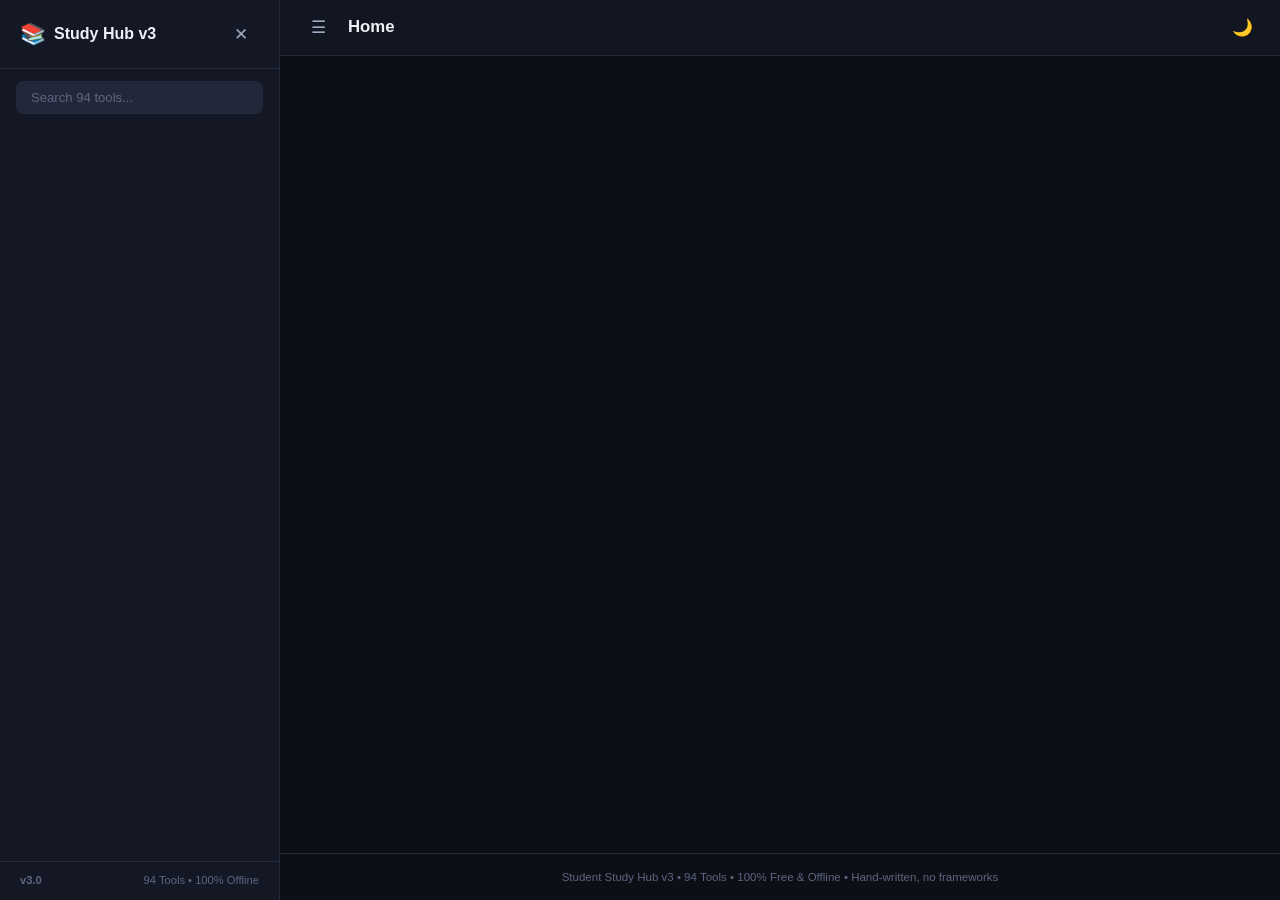
<file: single.html>
<!DOCTYPE html>
<html lang="en">
<head>
<meta charset="UTF-8">
<meta name="viewport" content="width=device-width, initial-scale=1.0">
<meta name="description" content="Student Study Hub — 94 free offline tools for students">
<meta name="theme-color" content="#7b9aff">
<title>Student Study Hub</title>
<style>/* ============================================
   Student Study Hub v2 — Main Stylesheet
   Premium dark theme, animations, responsive
   ============================================ */

:root {
  --bg-primary: #0d0f17;
  --bg-secondary: #141824;
  --bg-tertiary: #1c2033;
  --bg-card: #1a1f30;
  --bg-input: #22273a;
  --bg-hover: #2a3048;
  --bg-active: #2d3450;
  --text-primary: #eef0f8;
  --text-secondary: #a0a8c0;
  --text-muted: #5e6580;
  --accent: #7b9aff;
  --accent-hover: #94afff;
  --accent-glow: rgba(123,154,255,0.12);
  --accent-glow-strong: rgba(123,154,255,0.25);
  --green: #34d399;
  --green-glow: rgba(52,211,153,0.12);
  --red: #f87171;
  --red-glow: rgba(248,113,113,0.12);
  --yellow: #fbbf24;
  --yellow-glow: rgba(251,191,36,0.12);
  --orange: #fb923c;
  --purple: #c084fc;
  --cyan: #22d3ee;
  --border: #252b3d;
  --border-light: #2d3550;
  --shadow-sm: 0 2px 8px rgba(0,0,0,0.2);
  --shadow: 0 4px 20px rgba(0,0,0,0.3);
  --shadow-lg: 0 8px 40px rgba(0,0,0,0.4);
  --radius: 12px;
  --radius-sm: 8px;
  --radius-lg: 16px;
  --radius-full: 9999px;
  --sidebar-width: 280px;
  --topbar-height: 56px;
  --transition-fast: 0.15s ease;
  --transition: 0.25s ease;
  --transition-slow: 0.4s ease;
}

[data-theme="light"] {
  --bg-primary: #f2f4f8;
  --bg-secondary: #ffffff;
  --bg-tertiary: #e8ebf2;
  --bg-card: #ffffff;
  --bg-input: #eef0f6;
  --bg-hover: #e2e6f0;
  --bg-active: #d8dce8;
  --text-primary: #1a1e30;
  --text-secondary: #4a5070;
  --text-muted: #888da8;
  --border: #d4d8e8;
  --border-light: #e0e4f0;
  --shadow-sm: 0 2px 8px rgba(0,0,0,0.06);
  --shadow: 0 4px 20px rgba(0,0,0,0.08);
  --shadow-lg: 0 8px 40px rgba(0,0,0,0.12);
}

/* === RESET === */
*, *::before, *::after { box-sizing: border-box; margin: 0; padding: 0; }
html { font-size: 16px; scroll-behavior: smooth; -webkit-text-size-adjust: 100%; }
body {
  font-family: 'Inter', -apple-system, BlinkMacSystemFont, 'Segoe UI', Roboto, sans-serif;
  background: var(--bg-primary);
  color: var(--text-primary);
  line-height: 1.6;
  overflow-x: hidden;
  -webkit-font-smoothing: antialiased;
}
a { color: var(--accent); text-decoration: none; transition: color var(--transition-fast); }
a:hover { color: var(--accent-hover); }
button { cursor: pointer; border: none; outline: none; font-family: inherit; background: none; color: inherit; }
input, select, textarea { font-family: inherit; outline: none; }
img { max-width: 100%; }
::selection { background: var(--accent-glow-strong); color: var(--text-primary); }

/* === SCROLLBAR === */
::-webkit-scrollbar { width: 6px; height: 6px; }
::-webkit-scrollbar-track { background: transparent; }
::-webkit-scrollbar-thumb { background: var(--bg-hover); border-radius: 3px; }
::-webkit-scrollbar-thumb:hover { background: var(--text-muted); }

/* === ANIMATIONS === */
@keyframes fadeIn { from { opacity: 0; transform: translateY(8px); } to { opacity: 1; transform: translateY(0); } }
@keyframes slideInRight { from { transform: translateX(100%); opacity: 0; } to { transform: translateX(0); opacity: 1; } }
@keyframes slideOutRight { from { transform: translateX(0); opacity: 1; } to { transform: translateX(100%); opacity: 0; } }
@keyframes scaleIn { from { transform: scale(0.95); opacity: 0; } to { transform: scale(1); opacity: 1; } }
@keyframes pulse { 0%, 100% { opacity: 1; } 50% { opacity: 0.5; } }
@keyframes spin { to { transform: rotate(360deg); } }
.anim-fade { animation: fadeIn 0.3s ease forwards; }
.anim-scale { animation: scaleIn 0.2s ease forwards; }

/* === SIDEBAR === */
.sidebar {
  position: fixed; top: 0; left: 0;
  width: var(--sidebar-width); height: 100vh;
  background: var(--bg-secondary);
  border-right: 1px solid var(--border);
  z-index: 1000;
  display: flex; flex-direction: column;
  transition: transform var(--transition);
}
.sidebar.collapsed { transform: translateX(-100%); }
.sidebar-header {
  display: flex; align-items: center; justify-content: space-between;
  padding: 16px 20px; border-bottom: 1px solid var(--border);
  flex-shrink: 0;
}
.sidebar-header h2 { font-size: 1rem; font-weight: 700; display: flex; align-items: center; gap: 8px; }
.sidebar-header h2 .logo { font-size: 1.3rem; }
.sidebar-search { padding: 12px 16px; flex-shrink: 0; }
.sidebar-search input {
  width: 100%; padding: 8px 14px;
  background: var(--bg-input); border: 1px solid var(--border);
  border-radius: var(--radius-sm); color: var(--text-primary); font-size: 0.82rem;
  transition: border-color var(--transition-fast), box-shadow var(--transition-fast);
}
.sidebar-search input::placeholder { color: var(--text-muted); }
.sidebar-search input:focus { border-color: var(--accent); box-shadow: 0 0 0 3px var(--accent-glow); }

.sidebar-nav { flex: 1; overflow-y: auto; padding: 4px 0; }
.nav-section-title {
  padding: 14px 20px 4px; font-size: 0.65rem; font-weight: 700;
  text-transform: uppercase; letter-spacing: 0.1em; color: var(--text-muted);
}
.nav-item {
  display: flex; align-items: center; gap: 10px;
  padding: 8px 16px 8px 20px;
  font-size: 0.85rem; color: var(--text-secondary);
  border-left: 3px solid transparent;
  transition: all var(--transition-fast);
  cursor: pointer; border-radius: 0 var(--radius-sm) var(--radius-sm) 0;
  margin-right: 8px;
}
.nav-item:hover { background: var(--bg-hover); color: var(--text-primary); }
.nav-item.active {
  background: var(--accent-glow); color: var(--accent);
  border-left-color: var(--accent); font-weight: 500;
}
.nav-item .icon { width: 20px; text-align: center; font-size: 0.95rem; flex-shrink: 0; }
.nav-item .badge-count {
  margin-left: auto; font-size: 0.65rem; padding: 1px 6px;
  background: var(--bg-tertiary); border-radius: var(--radius-full);
  color: var(--text-muted);
}

.sidebar-footer {
  padding: 10px 20px; border-top: 1px solid var(--border);
  font-size: 0.7rem; color: var(--text-muted); text-align: center; flex-shrink: 0;
  display: flex; justify-content: space-between; align-items: center;
}
.sidebar-footer .version { font-weight: 600; }

/* === APP CONTAINER === */
.app-container {
  margin-left: var(--sidebar-width); min-height: 100vh;
  display: flex; flex-direction: column;
  transition: margin-left var(--transition);
}
.sidebar.collapsed ~ .app-container { margin-left: 0; }

/* === TOPBAR === */
.topbar {
  position: sticky; top: 0; z-index: 100;
  display: flex; align-items: center; gap: 12px;
  height: var(--topbar-height); padding: 0 20px;
  background: rgba(20,24,36,0.85);
  border-bottom: 1px solid var(--border);
  backdrop-filter: blur(16px); -webkit-backdrop-filter: blur(16px);
}
.topbar h1 { font-size: 1.05rem; font-weight: 600; flex: 1; }
.topbar-actions { display: flex; gap: 2px; }
.topbar .kbd {
  font-size: 0.65rem; padding: 2px 6px; background: var(--bg-tertiary);
  border-radius: 4px; color: var(--text-muted); font-family: monospace;
}

/* === BUTTONS === */
.btn-icon {
  width: 36px; height: 36px;
  display: flex; align-items: center; justify-content: center;
  color: var(--text-secondary); border-radius: var(--radius-sm);
  font-size: 1.05rem; transition: all var(--transition-fast);
}
.btn-icon:hover { background: var(--bg-hover); color: var(--text-primary); }

.btn {
  display: inline-flex; align-items: center; gap: 8px;
  padding: 10px 20px; border-radius: var(--radius-sm);
  font-size: 0.85rem; font-weight: 500;
  transition: all var(--transition-fast);
}
.btn:hover { transform: translateY(-1px); }
.btn:active { transform: translateY(0); }
.btn-primary { background: var(--accent); color: #fff; box-shadow: 0 2px 8px var(--accent-glow-strong); }
.btn-primary:hover { background: var(--accent-hover); color: #fff; box-shadow: 0 4px 16px var(--accent-glow-strong); }
.btn-secondary { background: var(--bg-input); color: var(--text-primary); border: 1px solid var(--border); }
.btn-secondary:hover { background: var(--bg-hover); border-color: var(--border-light); }
.btn-danger { background: var(--red-glow); color: var(--red); }
.btn-danger:hover { background: rgba(248,113,113,0.2); }
.btn-success { background: var(--green-glow); color: var(--green); }
.btn-success:hover { background: rgba(52,211,153,0.2); }
.btn-sm { padding: 6px 14px; font-size: 0.78rem; }
.btn-lg { padding: 14px 28px; font-size: 0.95rem; }
.btn-icon-only { padding: 6px; width: 32px; height: 32px; justify-content: center; }
.btn:disabled { opacity: 0.5; cursor: not-allowed; transform: none !important; }

/* === CONTENT === */
.content { flex: 1; padding: 24px; max-width: 1200px; margin: 0 auto; width: 100%; }

/* === CARDS === */
.card {
  background: var(--bg-card); border: 1px solid var(--border);
  border-radius: var(--radius); padding: 20px; margin-bottom: 16px;
  box-shadow: var(--shadow-sm); transition: box-shadow var(--transition);
}
.card:hover { box-shadow: var(--shadow); }
.card-title {
  font-size: 0.95rem; font-weight: 600; margin-bottom: 14px;
  display: flex; align-items: center; gap: 8px;
}
.card-title .icon { font-size: 1.1rem; }

/* === GRID === */
.grid { display: grid; gap: 16px; }
.grid-2 { grid-template-columns: repeat(auto-fill, minmax(280px, 1fr)); }
.grid-3 { grid-template-columns: repeat(auto-fill, minmax(220px, 1fr)); }
.grid-4 { grid-template-columns: repeat(auto-fill, minmax(180px, 1fr)); }
.grid-auto { grid-template-columns: repeat(auto-fill, minmax(150px, 1fr)); }

/* === HOME === */
.hero {
  text-align: center; padding: 32px 20px; margin-bottom: 24px;
  background: linear-gradient(135deg, var(--accent-glow), transparent);
  border-radius: var(--radius-lg);
}
.hero h2 {
  font-size: 1.8rem; font-weight: 800; margin-bottom: 8px;
  background: linear-gradient(135deg, var(--accent), var(--purple));
  -webkit-background-clip: text; -webkit-text-fill-color: transparent; background-clip: text;
}
.hero p { color: var(--text-secondary); font-size: 0.95rem; max-width: 500px; margin: 0 auto; }

.tool-card {
  display: flex; align-items: center; gap: 12px;
  padding: 14px; background: var(--bg-card); border: 1px solid var(--border);
  border-radius: var(--radius); cursor: pointer;
  transition: all var(--transition-fast);
}
.tool-card:hover {
  border-color: var(--accent); transform: translateY(-2px);
  box-shadow: 0 8px 32px rgba(123,154,255,0.1);
}
.tool-card .tool-icon {
  width: 40px; height: 40px;
  display: flex; align-items: center; justify-content: center;
  background: var(--accent-glow); border-radius: var(--radius-sm);
  font-size: 1.15rem; flex-shrink: 0;
}
.tool-card .tool-info h3 { font-size: 0.85rem; font-weight: 600; margin-bottom: 2px; }
.tool-card .tool-info p { font-size: 0.72rem; color: var(--text-muted); }

.category-section { margin-bottom: 28px; }
.category-section > h3 {
  font-size: 0.95rem; font-weight: 600; margin-bottom: 14px;
  padding-bottom: 8px; border-bottom: 1px solid var(--border);
  display: flex; align-items: center; gap: 8px;
}

/* === FORMS === */
.form-group { margin-bottom: 12px; }
.form-group label {
  display: block; font-size: 0.78rem; font-weight: 500;
  color: var(--text-secondary); margin-bottom: 5px;
}
.form-group input, .form-group select, .form-group textarea {
  width: 100%; padding: 9px 13px;
  background: var(--bg-input); border: 1px solid var(--border);
  border-radius: var(--radius-sm); color: var(--text-primary);
  font-size: 0.88rem;
  transition: border-color var(--transition-fast), box-shadow var(--transition-fast);
}
.form-group input:focus, .form-group select:focus, .form-group textarea:focus {
  border-color: var(--accent); box-shadow: 0 0 0 3px var(--accent-glow);
}
.form-group textarea { resize: vertical; min-height: 70px; }
.form-row { display: flex; gap: 10px; align-items: flex-end; flex-wrap: wrap; }

/* === TABLES === */
.table-wrap { overflow-x: auto; }
table { width: 100%; border-collapse: collapse; }
th, td {
  padding: 9px 12px; text-align: left; border-bottom: 1px solid var(--border);
  font-size: 0.85rem;
}
th { font-weight: 600; color: var(--text-secondary); background: var(--bg-tertiary); position: sticky; top: 0; }
tr:hover td { background: var(--bg-hover); }

/* === BADGES === */
.badge {
  display: inline-block; padding: 2px 8px; border-radius: var(--radius-full);
  font-size: 0.68rem; font-weight: 600;
}
.badge-green { background: var(--green-glow); color: var(--green); }
.badge-red { background: var(--red-glow); color: var(--red); }
.badge-yellow { background: var(--yellow-glow); color: var(--yellow); }
.badge-purple { background: rgba(192,132,252,0.12); color: var(--purple); }
.badge-cyan { background: rgba(34,211,238,0.12); color: var(--cyan); }
.badge-orange { background: rgba(251,146,60,0.12); color: var(--orange); }

/* === RESULT === */
.result-box {
  padding: 14px; background: var(--bg-tertiary); border: 1px solid var(--border);
  border-radius: var(--radius-sm); text-align: center;
  font-size: 1.4rem; font-weight: 700; color: var(--accent);
}
.result-label { font-size: 0.75rem; color: var(--text-muted); text-align: center; margin-top: 4px; }

/* === STATS === */
.stats-row { display: flex; gap: 12px; flex-wrap: wrap; margin-bottom: 16px; }
.stat-box {
  flex: 1; min-width: 100px; padding: 12px;
  background: var(--bg-tertiary); border-radius: var(--radius-sm); text-align: center;
}
.stat-box .stat-value { font-size: 1.3rem; font-weight: 700; color: var(--accent); }
.stat-box .stat-label { font-size: 0.68rem; color: var(--text-muted); margin-top: 2px; }

/* === PROGRESS === */
.progress-bar {
  width: 100%; height: 6px; background: var(--bg-input);
  border-radius: 3px; overflow: hidden;
}
.progress-bar .fill {
  height: 100%; border-radius: 3px;
  background: linear-gradient(90deg, var(--accent), var(--purple));
  transition: width 0.3s ease;
}

/* === TABS === */
.tabs { display: flex; gap: 2px; margin-bottom: 12px; border-bottom: 1px solid var(--border); overflow-x: auto; }
.tab {
  padding: 8px 14px; font-size: 0.82rem; font-weight: 500;
  color: var(--text-muted); background: transparent;
  border-bottom: 2px solid transparent; margin-bottom: -1px;
  white-space: nowrap; transition: all var(--transition-fast);
}
.tab:hover { color: var(--text-secondary); }
.tab.active { color: var(--accent); border-bottom-color: var(--accent); }

/* === CALCULATOR === */
.calc-display {
  background: var(--bg-tertiary); border: 1px solid var(--border);
  border-radius: var(--radius-sm); padding: 14px; text-align: right;
  font-family: 'JetBrains Mono', 'Courier New', monospace;
  font-size: 1.6rem; margin-bottom: 10px; overflow-x: auto; min-height: 56px;
}
.calc-display .expr { font-size: 0.78rem; color: var(--text-muted); margin-bottom: 2px; }
.calc-buttons { display: grid; grid-template-columns: repeat(4, 1fr); gap: 6px; }
.calc-btn {
  padding: 12px; border-radius: var(--radius-sm); font-size: 0.95rem; font-weight: 500;
  background: var(--bg-input); color: var(--text-primary);
  border: 1px solid var(--border); transition: all var(--transition-fast);
}
.calc-btn:hover { background: var(--bg-hover); }
.calc-btn.operator { background: var(--accent-glow); color: var(--accent); }
.calc-btn.equals { background: var(--accent); color: #fff; grid-column: span 2; }
.calc-btn.clear { background: var(--red-glow); color: var(--red); }

/* === TIMER === */
.timer-display {
  font-family: 'JetBrains Mono', 'Courier New', monospace;
  font-size: 3.5rem; text-align: center; font-weight: 700; padding: 16px;
}
.timer-controls { display: flex; justify-content: center; gap: 10px; margin-top: 12px; }
.timer-mode { display: flex; justify-content: center; gap: 6px; margin-bottom: 12px; flex-wrap: wrap; }
.timer-mode-btn {
  padding: 6px 16px; border-radius: var(--radius-full);
  font-size: 0.78rem; font-weight: 500;
  background: var(--bg-input); color: var(--text-secondary);
  border: 1px solid var(--border); transition: all var(--transition-fast);
}
.timer-mode-btn.active { background: var(--accent); color: #fff; border-color: var(--accent); }

/* === FLASHCARDS === */
.flashcard-container { perspective: 1000px; }
.flashcard {
  width: 100%; max-width: 380px; height: 200px; margin: 0 auto;
  position: relative; transform-style: preserve-3d;
  transition: transform 0.4s ease; cursor: pointer;
}
.flashcard.flipped { transform: rotateY(180deg); }
.flashcard-face {
  position: absolute; width: 100%; height: 100%;
  backface-visibility: hidden;
  display: flex; align-items: center; justify-content: center;
  padding: 20px; border-radius: var(--radius);
  font-size: 1rem; text-align: center; font-weight: 500;
}
.flashcard-front { background: var(--bg-card); border: 2px solid var(--accent); }
.flashcard-back { background: var(--accent-glow); border: 2px solid var(--accent); transform: rotateY(180deg); }
.flashcard-controls { display: flex; justify-content: center; gap: 10px; margin-top: 16px; }

/* === PERIODIC TABLE === */
.pt-grid { display: grid; grid-template-columns: repeat(18, 1fr); gap: 2px; overflow-x: auto; }
.pt-element {
  aspect-ratio: 1; display: flex; flex-direction: column;
  align-items: center; justify-content: center;
  font-size: 0.45rem; border-radius: 3px; cursor: pointer;
  transition: transform 0.1s; min-width: 28px; padding: 1px;
}
.pt-element:hover { transform: scale(1.2); z-index: 1; }
.pt-element .pt-number { font-size: 0.35rem; opacity: 0.6; }
.pt-element .pt-symbol { font-size: 0.6rem; font-weight: 700; }
.pt-alkali { background: rgba(239,68,68,0.15); }
.pt-alkaline { background: rgba(249,115,22,0.15); }
.pt-transition { background: rgba(234,179,8,0.15); }
.pt-post { background: rgba(34,197,94,0.15); }
.pt-metalloid { background: rgba(6,182,212,0.15); }
.pt-nonmetal { background: rgba(59,130,246,0.15); }
.pt-halogen { background: rgba(139,92,246,0.15); }
.pt-noble { background: rgba(236,72,153,0.15); }
.pt-lanthanide { background: rgba(100,116,139,0.15); }
.pt-actinide { background: rgba(71,85,105,0.15); }

/* === PLAYGROUND === */
.playground-container { display: grid; grid-template-columns: 1fr 1fr; gap: 10px; }
.playground-code {
  width: 100%; min-height: 280px;
  background: #1a1a2e; color: #a9b7c6;
  border: 1px solid var(--border); border-radius: var(--radius-sm);
  padding: 12px; font-family: 'JetBrains Mono', 'Courier New', monospace;
  font-size: 0.8rem; line-height: 1.5; resize: vertical;
}
.playground-output {
  min-height: 280px; background: #fff;
  border: 1px solid var(--border); border-radius: var(--radius-sm);
  padding: 12px; overflow: auto;
}

/* === MIND MAP === */
.mind-map-canvas {
  width: 100%; min-height: 350px;
  background: var(--bg-tertiary); border: 1px solid var(--border);
  border-radius: var(--radius); position: relative; overflow: auto;
}
.mm-node {
  position: absolute; padding: 6px 14px;
  background: var(--bg-card); border: 2px solid var(--accent);
  border-radius: var(--radius-full); font-size: 0.78rem;
  cursor: move; user-select: none; white-space: nowrap;
}
.mm-node.root { font-weight: 700; font-size: 0.9rem; border-color: var(--purple); background: rgba(192,132,252,0.1); }

/* === TOAST === */
.toast-container {
  position: fixed; bottom: 20px; right: 20px; z-index: 9999;
  display: flex; flex-direction: column; gap: 8px;
}
.toast {
  padding: 10px 18px; background: var(--bg-card);
  border: 1px solid var(--border); border-radius: var(--radius-sm);
  box-shadow: var(--shadow-lg); font-size: 0.82rem;
  animation: slideInRight 0.3s ease;
  display: flex; align-items: center; gap: 8px;
}
.toast.hiding { animation: slideOutRight 0.3s ease forwards; }
.toast-success { border-left: 3px solid var(--green); }
.toast-error { border-left: 3px solid var(--red); }
.toast-info { border-left: 3px solid var(--accent); }

/* === MODAL === */
.modal-overlay {
  position: fixed; inset: 0; z-index: 2000;
  background: rgba(0,0,0,0.6); backdrop-filter: blur(4px);
  display: flex; align-items: center; justify-content: center;
  animation: fadeIn 0.2s ease;
}
.modal {
  background: var(--bg-card); border: 1px solid var(--border);
  border-radius: var(--radius-lg); padding: 24px;
  max-width: 500px; width: 90%; max-height: 80vh; overflow-y: auto;
  box-shadow: var(--shadow-lg); animation: scaleIn 0.2s ease;
}
.modal-header { display: flex; justify-content: space-between; align-items: center; margin-bottom: 16px; }
.modal-header h3 { font-size: 1.1rem; font-weight: 600; }
.modal-close { font-size: 1.2rem; color: var(--text-muted); cursor: pointer; }
.modal-close:hover { color: var(--text-primary); }

/* === CHECKBOX === */
.checkbox-label { display: flex; align-items: center; gap: 8px; font-size: 0.85rem; cursor: pointer; }
.checkbox-label input[type="checkbox"] { width: 16px; height: 16px; accent-color: var(--accent); }

/* === COLOR PREVIEW === */
.color-preview { width: 50px; height: 50px; border-radius: var(--radius-sm); border: 2px solid var(--border); margin: 6px auto; }

/* === KBD === */
kbd {
  display: inline-block; padding: 1px 5px;
  background: var(--bg-tertiary); border: 1px solid var(--border);
  border-radius: 3px; font-family: monospace; font-size: 0.72rem;
  color: var(--text-muted);
}

/* === FOOTER === */
.footer {
  padding: 14px 24px; text-align: center;
  font-size: 0.72rem; color: var(--text-muted);
  border-top: 1px solid var(--border);
}

/* === RESPONSIVE === */
@media (max-width: 768px) {
  .sidebar { transform: translateX(-100%); }
  .sidebar.open { transform: translateX(0); }
  .app-container { margin-left: 0; }
  .content { padding: 14px; }
  .grid-2, .grid-3, .grid-4 { grid-template-columns: 1fr; }
  .playground-container { grid-template-columns: 1fr; }
  .hero h2 { font-size: 1.3rem; }
  .timer-display { font-size: 2.2rem; }
  .stats-row { gap: 8px; }
  .stat-box { min-width: 80px; padding: 8px; }
  .stat-box .stat-value { font-size: 1.1rem; }
}

/* === PRINT === */
@media print {
  .sidebar, .topbar, .footer, .toast-container { display: none !important; }
  .app-container { margin-left: 0; }
  .content { padding: 0; }
  .card { break-inside: avoid; }
}

/* === LOADING === */
.loading { display: inline-block; width: 18px; height: 18px; border: 2px solid var(--border); border-top-color: var(--accent); border-radius: 50%; animation: spin 0.6s linear infinite; }

/* === EMPTY STATE === */
.empty-state { text-align: center; padding: 32px; color: var(--text-muted); }
.empty-state .empty-icon { font-size: 2.5rem; margin-bottom: 8px; }
.empty-state p { font-size: 0.85rem; }

/* === TOOLTIP === */
[data-tip] { position: relative; }
[data-tip]:hover::after {
  content: attr(data-tip); position: absolute; bottom: 100%; left: 50%;
  transform: translateX(-50%); padding: 4px 10px;
  background: var(--bg-tertiary); border: 1px solid var(--border);
  border-radius: var(--radius-sm); font-size: 0.72rem; white-space: nowrap;
  z-index: 100; pointer-events: none;
}
</style>
<link rel="icon" href="data:image/svg+xml,<svg xmlns='http://www.w3.org/2000/svg' viewBox='0 0 100 100'><text y='.9em' font-size='90'>📚</text></svg>">
</head>
<body>
<nav id="sidebar" class="sidebar">
  <div class="sidebar-header"><h2><span class="logo">📚</span>Study Hub v3</h2><button id="sidebar-close" class="btn-icon">✕</button></div>
  <div class="sidebar-search"><input type="text" id="search-input" placeholder="Search 94 tools..." autocomplete="off"></div>
  <div class="sidebar-nav" id="nav-container"></div>
  <div class="sidebar-footer"><span class="version">v3.0</span><span>94 Tools • 100% Offline</span></div>
</nav>
<div class="app-container">
  <header class="topbar"><button id="sidebar-toggle" class="btn-icon">☰</button><h1 id="page-title">Home</h1><div class="topbar-actions"><button id="theme-toggle" class="btn-icon" title="Toggle theme">🌙</button></div></header>
  <main id="content" class="content"></main>
  <footer class="footer"><span>Student Study Hub v3 • 94 Tools • 100% Free & Offline • Hand-written, no frameworks</span></footer>
</div>
<script>// ============================================
// Router v2 — Hash-based SPA router
// ============================================
(function() {
  const contentEl = document.getElementById('content');
  const titleEl = document.getElementById('page-title');
  const routes = {};

  function registerRoute(hash, title, renderFn) {
    routes[hash] = { title, render: renderFn };
  }

  function getParams(hash) {
    const idx = hash.indexOf('?');
    if (idx === -1) return {};
    const params = {};
    hash.slice(idx + 1).split('&').forEach(pair => {
      const [k, v] = pair.split('=');
      if (k) params[decodeURIComponent(k)] = decodeURIComponent(v || '');
    });
    return params;
  }

  function navigate(hash) {
    hash = hash || '#home';
    const baseHash = hash.split('?')[0];
    const route = routes[baseHash];
    if (route) {
      if (titleEl) titleEl.textContent = route.title;
      try {
        route.render(contentEl, getParams(hash));
      } catch (err) {
        console.error('Render error:', err);
        contentEl.innerHTML = '<div class="card"><h3>Error loading page</h3><p>' + esc(err.message) + '</p></div>';
      }
      updateNav(baseHash);
    } else {
      if (titleEl) titleEl.textContent = 'Not Found';
      contentEl.innerHTML = '<div class="card anim-fade"><h3>Page not found</h3><p>Go back <a href="#home">home</a>.</p></div>';
    }
    window.scrollTo(0, 0);
  }

  function updateNav(hash) {
    document.querySelectorAll('.nav-item').forEach(el => {
      el.classList.toggle('active', el.dataset.route === hash);
    });
    if (window.innerWidth <= 768) {
      document.getElementById('sidebar').classList.remove('open');
    }
  }

  window.addEventListener('hashchange', () => navigate(location.hash));
  window.addEventListener('load', () => navigate(location.hash));

  window.Router = { registerRoute, navigate, getParams, routes: Object.keys(routes) };
})();

// ============================================
// Theme Manager v2
// ============================================
(function() {
  const KEY = 'studyhub_theme';

  function set(theme) {
    document.documentElement.setAttribute('data-theme', theme);
    localStorage.setItem(KEY, theme);
    updateBtn();
  }

  function get() {
    return document.documentElement.getAttribute('data-theme') || 'dark';
  }

  function toggle() {
    set(get() === 'light' ? 'dark' : 'light');
  }

  function updateBtn() {
    const btn = document.getElementById('theme-toggle');
    if (btn) btn.textContent = get() === 'light' ? '🌙' : '☀️';
  }

  function init() {
    const saved = localStorage.getItem(KEY);
    const prefersLight = window.matchMedia('(prefers-color-scheme: light)').matches;
    set(saved || (prefersLight ? 'light' : 'dark'));
  }

  init();
  window.Theme = { set, get, toggle };
})();

// ============================================
// Storage, Toast, Modal, Utilities v2
// ============================================
(function() {
  // --- Store ---
  window.Store = {
    get(key, def) {
      try { const v = localStorage.getItem('sh_' + key); return v ? JSON.parse(v) : def; }
      catch { return def; }
    },
    set(key, val) { localStorage.setItem('sh_' + key, JSON.stringify(val)); },
    remove(key) { localStorage.removeItem('sh_' + key); },
    clearAll() { Object.keys(localStorage).filter(k => k.startsWith('sh_')).forEach(k => localStorage.removeItem(k)); },
    exportAll() {
      const data = {};
      Object.keys(localStorage).filter(k => k.startsWith('sh_')).forEach(k => { data[k] = localStorage.getItem(k); });
      return JSON.stringify(data, null, 2);
    },
    importAll(json) {
      try {
        const data = JSON.parse(json);
        Object.keys(data).filter(k => k.startsWith('sh_')).forEach(k => localStorage.setItem(k, data[k]));
        return true;
      } catch { return false; }
    }
  };

  // --- Toast ---
  let toastContainer = null;
  function getContainer() {
    if (!toastContainer) {
      toastContainer = document.createElement('div');
      toastContainer.className = 'toast-container';
      toastContainer.id = 'toast-container';
      document.body.appendChild(toastContainer);
    }
    return toastContainer;
  }

  window.Toast = {
    show(msg, type = 'info', duration = 2500) {
      const c = getContainer();
      const t = document.createElement('div');
      t.className = `toast toast-${type}`;
      const icons = { success: '✓', error: '✗', info: 'ℹ' };
      t.innerHTML = `<span>${icons[type] || 'ℹ'}</span><span>${esc(msg)}</span>`;
      c.appendChild(t);
      setTimeout(() => {
        t.classList.add('hiding');
        setTimeout(() => t.remove(), 300);
      }, duration);
    },
    success(msg) { this.show(msg, 'success'); },
    error(msg) { this.show(msg, 'error'); },
    info(msg) { this.show(msg, 'info'); }
  };

  // --- Confirm Modal ---
  window.confirmDialog = function(msg) {
    return new Promise(resolve => {
      const overlay = document.createElement('div');
      overlay.className = 'modal-overlay';
      overlay.innerHTML = `<div class="modal anim-scale" style="max-width:360px">
        <div class="modal-header"><h3>Confirm</h3></div>
        <p style="margin-bottom:20px;color:var(--text-secondary);font-size:0.9rem">${esc(msg)}</p>
        <div style="display:flex;gap:8px;justify-content:flex-end">
          <button class="btn btn-secondary btn-sm" id="modal-cancel">Cancel</button>
          <button class="btn btn-danger btn-sm" id="modal-ok">Confirm</button>
        </div>
      </div>`;
      document.body.appendChild(overlay);
      overlay.querySelector('#modal-cancel').onclick = () => { overlay.remove(); resolve(false); };
      overlay.querySelector('#modal-ok').onclick = () => { overlay.remove(); resolve(true); };
    });
  };

  // --- Custom Modal ---
  window.showModal = function({ title, body, onConfirm, onCancel }) {
    const overlay = document.createElement('div');
    overlay.className = 'modal-overlay';
    overlay.innerHTML = `<div class="modal anim-scale">
      <div class="modal-header"><h3>${esc(title)}</h3><span class="modal-close" onclick="this.closest('.modal-overlay').remove()">✕</span></div>
      <div class="modal-body">${body}</div>
    </div>`;
    document.body.appendChild(overlay);
    overlay.addEventListener('click', e => { if (e.target === overlay) overlay.remove(); });
  };

  // --- Utilities ---
  window.esc = function(s) {
    const d = document.createElement('div');
    d.textContent = String(s);
    return d.innerHTML;
  };

  window.wordWrap = function(s, len) {
    if (!s) return '';
    return s.split('\n').map(line => {
      const words = line.split(' ');
      let out = '', cur = '';
      words.forEach(w => { if (cur.length + w.length > len) { out += cur + '\n'; cur = w; } else { cur += (cur ? ' ' : '') + w; } });
      return out + cur;
    }).join('\n');
  };
})();

// ============================================
// Navigation Builder v2 — generates sidebar from config
// ============================================
(function() {
  const navEl = document.getElementById('nav-container');
  const searchEl = document.getElementById('search-input');

  const NAV = [
    { title: 'Home', items: [
      { id: 'home', icon: '🏠', label: 'Dashboard' }
    ]},
    { title: 'Academic', items: [
      { id: 'gpa', icon: '📊', label: 'GPA Calculator' },
      { id: 'gpa-target', icon: '🎯', label: 'GPA Target Planner' },
      { id: 'schedule', icon: '📅', label: 'Schedule Planner' },
      { id: 'assignments', icon: '📝', label: 'Assignment Tracker' },
      { id: 'exam-countdown', icon: '⏳', label: 'Exam Countdown' },
      { id: 'quiz', icon: '🧪', label: 'Quiz Generator' },
      { id: 'session-logger', icon: '🗂️', label: 'Session Logger' }
    ]},
    { title: 'STEM', items: [
      { id: 'scientific-calc', icon: '🔢', label: 'Scientific Calculator' },
      { id: 'graphing-calc', icon: '📈', label: 'Graphing Calculator' },
      { id: 'unit-converter', icon: '📐', label: 'Unit Converter' },
      { id: 'number-base', icon: '🔢', label: 'Base Converter' },
      { id: 'number-systems', icon: '🔢', label: 'Number Systems (Adv)' },
      { id: 'periodic-table', icon: '⚛️', label: 'Periodic Table' },
      { id: 'periodic-full', icon: '⚛️', label: 'Periodic Table (Full)' },
      { id: 'formula-ref', icon: '📖', label: 'Formula Reference' },
      { id: 'physics-constants', icon: '🔬', label: 'Physics Constants' },
      { id: 'chem-balancer', icon: '⚗️', label: 'Chem Balancer' },
      { id: 'unit-circle', icon: '📐', label: 'Unit Circle' },
      { id: 'tables', icon: '✖️', label: 'Math Tables' },
      { id: 'matrix-calc', icon: '🔢', label: 'Matrix Calculator' },
      { id: 'probability', icon: '🎲', label: 'Probability & Stats' },
      { id: 'ip-calc', icon: '🌐', label: 'IP Calculator' },
      { id: 'financial-calc', icon: '💰', label: 'Financial Calculator' }
    ]},
    { title: 'Productivity', items: [
      { id: 'pomodoro', icon: '🍅', label: 'Pomodoro Timer' },
      { id: 'pomodoro-stats', icon: '📊', label: 'Pomodoro Stats' },
      { id: 'stopwatch', icon: '⏱️', label: 'Stopwatch' },
      { id: 'countdown-timer', icon: '⏰', label: 'Countdown Timer' },
      { id: 'countdown-events', icon: '📅', label: 'Countdown Events' },
      { id: 'interval-timer', icon: '🎮', label: 'Interval Timer' },
      { id: 'todo', icon: '✅', label: 'Todo List' },
      { id: 'kanban', icon: '📋', label: 'Kanban Board' },
      { id: 'flashcards', icon: '🃏', label: 'Flashcards' },
      { id: 'notes', icon: '📓', label: 'Notes (Markdown)' },
      { id: 'mind-map', icon: '🧠', label: 'Mind Map' },
      { id: 'habit-tracker', icon: '🔄', label: 'Habit Tracker' },
      { id: 'goal-tracker', icon: '🎯', label: 'Goal Tracker' },
      { id: 'reading-list', icon: '📚', label: 'Reading List' },
      { id: 'date-countdown', icon: '📅', label: 'Date Countdown' },
      { id: 'meeting-planner', icon: '🌍', label: 'Meeting Planner' }
    ]},
    { title: 'Reference', items: [
      { id: 'cheatsheets', icon: '📋', label: 'Cheatsheets' },
      { id: 'http-codes', icon: '🌐', label: 'HTTP Status Codes' },
      { id: 'git-cheat', icon: '📋', label: 'Git Cheat Sheet' },
      { id: 'regex-cheat', icon: '📋', label: 'Regex Cheat Sheet' },
      { id: 'cron-builder', icon: '⏰', label: 'Cron Builder' },
      { id: 'unix-perm', icon: '🔐', label: 'Unix Permissions' }
    ]},
    { title: 'Coding', items: [
      { id: 'code-playground', icon: '💻', label: 'Code Playground' },
      { id: 'regex-tester', icon: '🔍', label: 'Regex Tester' },
      { id: 'json-formatter', icon: '{ }', label: 'JSON Formatter' },
      { id: 'json-csv', icon: '🔄', label: 'JSON ↔ CSV' },
      { id: 'base64', icon: '🔐', label: 'Base64' },
      { id: 'color-picker', icon: '🎨', label: 'Color Picker' },
      { id: 'palette-gen', icon: '🎨', label: 'Palette Generator' },
      { id: 'css-gradient', icon: '🌈', label: 'CSS Gradient' },
      { id: 'css-animation', icon: '✨', label: 'CSS Animation Gen' },
      { id: 'flexbox-play', icon: '📐', label: 'Flexbox Playground' },
      { id: 'html-entities', icon: '</>', label: 'HTML Entities' },
      { id: 'url-encoder', icon: '🔗', label: 'URL Encoder' },
      { id: 'diff-tool', icon: '🔀', label: 'Text Diff' },
      { id: 'diff-side', icon: '🔀', label: 'Side-by-Side Diff' },
      { id: 'text-compare', icon: '🔀', label: 'Text Compare (Pro)' },
      { id: 'base-converter', icon: '🔢', label: 'Base Converter' },
      { id: 'jwt-decoder', icon: '🔐', label: 'JWT Decoder' },
      { id: 'hash-gen', icon: '#️⃣', label: 'Hash Generator' },
      { id: 'hash-calc', icon: '#️⃣', label: 'Hash Calculator (SHA)' },
      { id: 'hash-id', icon: '🔍', label: 'Hash Identifier' },
      { id: 'password-gen', icon: '🔑', label: 'Password Generator' },
      { id: 'password-strength', icon: '🔐', label: 'Password Analyzer' },
      { id: 'qr-gen', icon: '📱', label: 'QR Code Generator' },
      { id: 'morse', icon: '📡', label: 'Morse Code' },
      { id: 'hex-viewer', icon: '🔢', label: 'Hex / Binary / ASCII' },
      { id: 'ipsum-gen', icon: '📄', label: 'Lorem Ipsum' },
      { id: 'lorem-advanced', icon: '📄', label: 'Lorem Ipsum Pro' },
      { id: 'md-table', icon: '📊', label: 'MD Table Generator' },
      { id: 'unix-time', icon: '⏰', label: 'Unix Timestamp' },
      { id: 'file-size', icon: '💾', label: 'File Size Converter' },
      { id: 'encrypt', icon: '🔒', label: 'Encrypt/Decrypt' },
      { id: 'md-to-html', icon: '📝', label: 'Markdown to HTML' },
      { id: 'box-shadow-gen', icon: '📦', label: 'Box Shadow Generator' },
      { id: 'contrast-grid', icon: '🎨', label: 'Contrast Grid' },
      { id: 'color-blind', icon: '👁️', label: 'Color Blindness Sim' }
    ]},
    { title: 'Writing', items: [
      { id: 'word-counter', icon: '📝', label: 'Word Counter' },
      { id: 'word-freq', icon: '📊', label: 'Word Frequency' },
      { id: 'readability', icon: '📈', label: 'Readability Analyzer' },
      { id: 'citation-gen', icon: '📑', label: 'Citation Generator' }
    ]},
    { title: 'Games & Fun', items: [
      { id: 'dice-roller', icon: '🎲', label: 'Dice Roller' },
      { id: 'random-picker', icon: '🎯', label: 'Random Picker' },
      { id: 'word-scramble', icon: '🔤', label: 'Word Scramble' },
      { id: 'speed-typing', icon: '⌨️', label: 'Speed Typing' },
      { id: 'typing-test', icon: '⌨️', label: 'Typing Test (Pro)' },
      { id: 'emoji-picker', icon: '😀', label: 'Emoji Picker' }
    ]},
    { title: 'Health', items: [
      { id: 'water-tracker', icon: '💧', label: 'Water Tracker' },
      { id: 'sleep-calc', icon: '😴', label: 'Sleep Calculator' },
      { id: 'eye-exercise', icon: '👁️', label: 'Eye Exercise' },
      { id: 'bmi-calc', icon: '⚖️', label: 'BMI Calculator' },
      { id: 'bmr-calc', icon: '🔥', label: 'BMR & TDEE Calculator' },
      { id: 'calorie-calc', icon: '🔥', label: 'Calorie Calculator' }
    ]},
    { title: 'Utilities', items: [
      { id: 'world-clock', icon: '🌍', label: 'World Clock' },
      { id: 'timezone', icon: '🌍', label: 'Time Zone Converter' },
      { id: 'expense-split', icon: '💸', label: 'Expense Splitter' },
      { id: 'unit-price', icon: '🛒', label: 'Unit Price Calculator' },
      { id: 'loan-calc', icon: '🏦', label: 'Loan EMI Calculator' },
      { id: 'budget', icon: '💰', label: 'Student Budget' },
      { id: 'persistence', icon: '💾', label: 'Data Export/Import' }
    ]}
  ];

  function getToolMeta(id) {
    for (const cat of NAV) {
      for (const item of cat.items) {
        if (item.id === id) return item;
      }
    }
    return { id, icon: '🔧', label: id };
  }

  function build(filter) {
    if (!navEl) return;
    navEl.innerHTML = '';
    const q = (filter || '').toLowerCase();
    NAV.forEach(cat => {
      const items = cat.items.filter(item => !q || item.label.toLowerCase().includes(q) || cat.title.toLowerCase().includes(q));
      if (!items.length) return;
      const st = document.createElement('div');
      st.className = 'nav-section-title';
      st.textContent = cat.title;
      navEl.appendChild(st);
      items.forEach(item => {
        const el = document.createElement('div');
        el.className = 'nav-item' + (location.hash === '#' + item.id ? ' active' : '');
        el.dataset.route = '#' + item.id;
        el.innerHTML = `<span class="icon">${item.icon}</span><span>${item.label}</span>`;
        el.addEventListener('click', () => Router.navigate('#' + item.id));
        navEl.appendChild(el);
      });
    });
  }

  if (searchEl) searchEl.addEventListener('input', () => build(searchEl.value));
  build();

  window.NAV_CONFIG = NAV;
  window.getToolMeta = getToolMeta;
})();

// ============================================
// Home / Dashboard v2
// ============================================
(function() {
  function renderStats() {
    const asgn = Store.get('assignments', []).filter(a => a.st !== 'done').length;
    const todo = Store.get('todos', []).filter(t => !t.done).length;
    const habits = Store.get('habits', []).length;
    const fc = Store.get('flashcards', []).length;
    return `<div class="stats-row">
      <div class="stat-box"><div class="stat-value">${asgn}</div><div class="stat-label">Assignments</div></div>
      <div class="stat-box"><div class="stat-value">${todo}</div><div class="stat-label">Pending</div></div>
      <div class="stat-box"><div class="stat-value">${habits}</div><div class="stat-label">Habits</div></div>
      <div class="stat-box"><div class="stat-value">${fc}</div><div class="stat-label">Flashcards</div></div>
    </div>`;
  }

  function renderDeadlines() {
    const items = Store.get('assignments', []);
    const now = Date.now();
    const upcoming = items.filter(a => a.d && a.st !== 'done' && new Date(a.d).getTime() > now).sort((a, b) => new Date(a.d) - new Date(b.d)).slice(0, 5);
    if (!upcoming.length) return `<div class="card"><div class="card-title">📅 Upcoming Deadlines</div><p style="color:var(--text-muted);font-size:0.85rem;">None. <a href="#assignments">Add assignments</a>.</p></div>`;
    const rows = upcoming.map(a => {
      const days = Math.ceil((new Date(a.d) - now) / 86400000);
      const cls = days <= 1 ? 'badge-red' : days <= 3 ? 'badge-yellow' : 'badge-green';
      return `<tr><td>${esc(a.t)}</td><td>${esc(a.s || '-')}</td><td><span class="badge ${cls}">${days}d</span></td></tr>`;
    }).join('');
    return `<div class="card"><div class="card-title">📅 Upcoming Deadlines</div><div class="table-wrap"><table><thead><tr><th>Title</th><th>Subject</th><th>Due</th></tr></thead><tbody>${rows}</tbody></table></div></div>`;
  }

  function renderCards() {
    const allTools = [];
    (window.NAV_CONFIG || []).forEach(cat => cat.items.forEach(item => allTools.push(item)));
    const featured = allTools.filter(t => ['gpa','scientific-calc','pomodoro','flashcards','cheatsheets','code-playground','unit-converter','quiz','graphing-calc','kanban'].includes(t.id));
    return featured.map(t => `<div class="tool-card anim-fade" onclick="Router.navigate('#${t.id}')"><div class="tool-icon">${t.icon}</div><div class="tool-info"><h3>${t.label}</h3><p>Open tool</p></div></div>`).join('');
  }

  function render(el) {
    el.innerHTML = `
      <div class="hero anim-fade">
        <h2>Student Study Hub</h2>
        <p>68 tools — 100% free, offline-capable, no sign-up. Everything runs in your browser.</p>
      </div>
      ${renderStats()}
      ${renderDeadlines()}
      <div class="grid grid-3" style="margin-top:16px">${renderCards()}</div>
    `;
  }

  Router.registerRoute('#home', 'Home', render);
})();

// ============================================
// App Initialization v2
// ============================================
(function() {
  const sidebar = document.getElementById('sidebar');
  const toggleBtn = document.getElementById('sidebar-toggle');
  const closeBtn = document.getElementById('sidebar-close');

  if (toggleBtn) {
    toggleBtn.addEventListener('click', () => {
      if (window.innerWidth <= 768) sidebar.classList.toggle('open');
      else sidebar.classList.toggle('collapsed');
    });
  }
  if (closeBtn) closeBtn.addEventListener('click', () => sidebar.classList.remove('open'));

  window.addEventListener('resize', () => { if (window.innerWidth > 768) sidebar.classList.remove('open'); });

  // Keyboard shortcuts
  document.addEventListener('keydown', (e) => {
    if (e.ctrlKey && e.key === 'b') { e.preventDefault(); sidebar.classList.toggle('collapsed'); }
    if ((e.ctrlKey || e.metaKey) && e.key === '/') { e.preventDefault(); const s = document.getElementById('search-input'); if (s) s.focus(); }
    if (e.key === 'Escape') { sidebar.classList.remove('open'); document.querySelectorAll('.modal-overlay').forEach(m => m.remove()); }
  });

  // Close sidebar on mobile when clicking outside
  document.addEventListener('click', (e) => {
    if (window.innerWidth <= 768 && sidebar.classList.contains('open') && !sidebar.contains(e.target) && e.target !== toggleBtn) {
      sidebar.classList.remove('open');
    }
  });

  console.log('[Study Hub v2] Loaded. 68 tools ready.');
})();

(function(){
  function render(c){
    c.innerHTML=`<div class="card anim-fade"><div class="card-title"><span class="icon">📝</span>Assignment Tracker</div>
    <div class="form-row" style="margin-bottom:12px"><div class="form-group" style="flex:2;margin-bottom:0"><label>Title</label><input type="text" id="as-t" placeholder="Assignment"></div><div class="form-group" style="margin-bottom:0"><label>Subject</label><input type="text" id="as-s" placeholder="Subject"></div><div class="form-group" style="margin-bottom:0"><label>Due</label><input type="date" id="as-d"></div><div class="form-group" style="margin-bottom:0"><label>Priority</label><select id="as-p"><option value="low">Low</option><option value="medium" selected>Med</option><option value="high">High</option></select></div><button class="btn btn-primary btn-sm" onclick="Asgn.add()" style="align-self:flex-end">Add</button></div>
    <div id="as-list" class="table-wrap"></div></div>`;
    Asgn.load();
  }
  window.Asgn={items:Store.get('assignments',[]),
    add(){const t=document.getElementById('as-t').value.trim(),s=document.getElementById('as-s').value.trim(),d=document.getElementById('as-d').value,p=document.getElementById('as-p').value;if(!t){Toast.error('Enter title');return;}this.items.push({t,s,d,p,st:'pending',id:Date.now()});Store.set('assignments',this.items);document.getElementById('as-t').value='';document.getElementById('as-s').value='';document.getElementById('as-d').value='';this.render();},
    toggle(id){const i=this.items.find(a=>a.id===id);if(i){i.st=i.st==='done'?'pending':'done';Store.set('assignments',this.items);this.render();}},
    remove(id){this.items=this.items.filter(a=>a.id!==id);Store.set('assignments',this.items);this.render();},
    render(){const el=document.getElementById('as-list');if(!this.items.length){el.innerHTML='<div class="empty-state"><p>No assignments.</p></div>';return;}
      const sorted=[...this.items].sort((a,b)=>{if(a.st===b.st){if(a.d&&b.d)return new Date(a.d)-new Date(b.d);return a.d?-1:1;}return a.st==='done'?1:-1;});
      const pc={high:'badge-red',medium:'badge-yellow',low:'badge-green'};
      const rows=sorted.map(a=>{const due=a.d?new Date(a.d):null,ds=due?Math.ceil((due-Date.now())/86400000):null;const dStr=due?(ds<0?`<span class="badge badge-red">Overdue ${Math.abs(ds)}d</span>`:ds===0?`<span class="badge badge-red">Today</span>`:`<span class="badge ${pc[a.p]}">${ds}d</span>`):'-';const ds2=a.st==='done'?'style="text-decoration:line-through;opacity:0.5"':'';
        return`<tr ${ds2}><td><input type="checkbox" ${a.st==='done'?'checked':''} onchange="Asgn.toggle(${a.id})"></td><td>${esc(a.t)}</td><td>${esc(a.s||'-')}</td><td>${dStr}</td><td><span class="badge ${pc[a.p]}">${a.p}</span></td><td><button class="btn btn-danger btn-sm" onclick="Asgn.remove(${a.id})">✕</button></td></tr>`;}).join('');
      el.innerHTML=`<table><thead><tr><th>✓</th><th>Title</th><th>Subject</th><th>Due</th><th>Priority</th><th></th></tr></thead><tbody>${rows}</tbody></table>`;},
    load(){this.render();}};
  Router.registerRoute('#assignments','Assignment Tracker',render);
})();
(function(){
  function render(c){
    c.innerHTML=`<div class="card anim-fade"><div class="card-title"><span class="icon">🔢</span>Number Base Converter</div>
    <div class="form-group"><label>Decimal</label><input type="number" id="nb-dec" placeholder="42" oninput="NB.fromDec()"></div>
    <div class="form-group"><label>Binary</label><input type="text" id="nb-bin" placeholder="101010" oninput="NB.fromBin()"></div>
    <div class="form-group"><label>Octal</label><input type="text" id="nb-oct" placeholder="52" oninput="NB.fromOct()"></div>
    <div class="form-group"><label>Hexadecimal</label><input type="text" id="nb-hex" placeholder="2A" oninput="NB.fromHex()"></div></div>`;
  }
  window.NB={
    fromDec(){let v=parseInt(document.getElementById('nb-dec').value);if(isNaN(v))return;document.getElementById('nb-bin').value=v.toString(2);document.getElementById('nb-oct').value=v.toString(8);document.getElementById('nb-hex').value=v.toString(16).toUpperCase();},
    fromBin(){let v=parseInt(document.getElementById('nb-bin').value,2);if(isNaN(v))return;document.getElementById('nb-dec').value=v;document.getElementById('nb-oct').value=v.toString(8);document.getElementById('nb-hex').value=v.toString(16).toUpperCase();},
    fromOct(){let v=parseInt(document.getElementById('nb-oct').value,8);if(isNaN(v))return;document.getElementById('nb-dec').value=v;document.getElementById('nb-bin').value=v.toString(2);document.getElementById('nb-hex').value=v.toString(16).toUpperCase();},
    fromHex(){let v=parseInt(document.getElementById('nb-hex').value,16);if(isNaN(v))return;document.getElementById('nb-dec').value=v;document.getElementById('nb-bin').value=v.toString(2);document.getElementById('nb-oct').value=v.toString(8);}
  };
  Router.registerRoute('#base-converter','Base Converter',render);
})();
(function(){
  function render(c){c.innerHTML=`<div class="card anim-fade"><div class="card-title"><span class="icon">🔐</span>Base64 Encoder/Decoder</div>
    <div class="form-group"><label>Input</label><textarea id="b64-in" rows="4" placeholder="Text or Base64..."></textarea></div>
    <div style="display:flex;gap:8px;margin-bottom:12px"><button class="btn btn-primary btn-sm" onclick="B64.enc()">Encode</button><button class="btn btn-secondary btn-sm" onclick="B64.dec()">Decode</button><button class="btn btn-secondary btn-sm" onclick="B64.copy()">Copy</button></div>
    <textarea id="b64-out" rows="4" readonly></textarea></div>`;}
  window.B64={enc(){try{document.getElementById('b64-out').value=btoa(unescape(encodeURIComponent(document.getElementById('b64-in').value)));}catch(e){document.getElementById('b64-out').value='Error: '+e.message;}},dec(){try{document.getElementById('b64-out').value=decodeURIComponent(escape(atob(document.getElementById('b64-in').value.trim())));}catch(e){document.getElementById('b64-out').value='Error: Invalid base64';}},copy(){navigator.clipboard.writeText(document.getElementById('b64-out').value).then(()=>Toast.success('Copied!'));}};
  Router.registerRoute('#base64','Base64 Encoder',render);
})();
(function(){
  function render(c){
    c.innerHTML=`<div class="card anim-fade"><div class="card-title"><span class="icon">⚖️</span>BMI & Health Calculator</div>
    <div class="form-row"><div class="form-group" style="margin-bottom:0"><label>Weight (kg)</label><input type="number" id="bmi-w" value="70" step="0.1"></div><div class="form-group" style="margin-bottom:0"><label>Height (cm)</label><input type="number" id="bmi-h" value="170"></div><button class="btn btn-primary btn-sm" onclick="BMI.calc()" style="align-self:flex-end">Calculate</button></div>
    <div id="bmi-result" style="margin-top:16px;font-size:1.3rem;font-weight:700;color:var(--accent);text-align:center">-</div>
    <div id="bmi-cat" style="text-align:center;font-size:0.85rem;color:var(--text-muted)"></div>
    <div class="progress-bar" style="margin-top:12px"><div class="fill" id="bmi-bar" style="width:0%"></div></div>
    <div style="display:flex;justify-content:space-between;font-size:0.7rem;color:var(--text-muted);margin-top:4px"><span>16</span><span>18.5</span><span>25</span><span>30</span><span>40</span></div></div>`;
    BMI.calc();
  }
  window.BMI={
    calc(){const w=parseFloat(document.getElementById('bmi-w').value)||0,h=(parseFloat(document.getElementById('bmi-h').value)||0)/100;if(!w||!h)return;const bmi=w/(h*h);let cat,col,bar;
      if(bmi<18.5){cat='Underweight';col='var(--cyan)';bar=(bmi/18.5)*25;}else if(bmi<25){cat='Normal';col='var(--green)';bar=25+((bmi-18.5)/6.5)*25;}else if(bmi<30){cat='Overweight';col='var(--yellow)';bar=50+((bmi-25)/5)*25;}else{cat='Obese';col='var(--red)';bar=Math.min(100,75+((bmi-30)/10)*25);}
      document.getElementById('bmi-result').textContent=bmi.toFixed(1);document.getElementById('bmi-result').style.color=col;document.getElementById('bmi-cat').textContent=cat;document.getElementById('bmi-cat').style.color=col;document.getElementById('bmi-bar').style.width=bar+'%';document.getElementById('bmi-bar').style.background=col;}
  };
  Router.registerRoute('#bmi-calc','BMI Calculator',render);
})();
(function(){
  function render(c){
    c.innerHTML=`<div class="card anim-fade"><div class="card-title"><span class="icon">🔥</span>BMR & TDEE Calculator</div>
    <div class="form-row"><div class="form-group" style="margin-bottom:0"><label>Gender</label><select id="bmr-g"><option value="m">Male</option><option value="f">Female</option></select></div><div class="form-group" style="margin-bottom:0"><label>Age</label><input type="number" id="bmr-a" value="20" style="width:60px"></div><div class="form-group" style="margin-bottom:0"><label>Weight (kg)</label><input type="number" id="bmr-w" value="70"></div><div class="form-group" style="margin-bottom:0"><label>Height (cm)</label><input type="number" id="bmr-h" value="175"></div></div>
    <div class="form-group"><label>Activity Level</label><select id="bmr-act"><option value="1.2">Sedentary</option><option value="1.375">Light</option><option value="1.55" selected>Moderate</option><option value="1.725">Active</option><option value="1.9">Very Active</option></select></div>
    <button class="btn btn-primary btn-sm" onclick="BMR.calc()">Calculate</button>
    <div id="bmr-result" style="margin-top:12px"></div></div>`;
  }
  window.BMR={
    calc(){
      let g=document.getElementById('bmr-g').value,a=parseFloat(document.getElementById('bmr-a').value)||0,w=parseFloat(document.getElementById('bmr-w').value)||0,h=parseFloat(document.getElementById('bmr-h').value)||0,act=parseFloat(document.getElementById('bmr-act').value)||1;
      let bmr=g==='m'?10*w+6.25*h-5*a+5:10*w+6.25*h-5*a-161;
      let tdee=Math.round(bmr*act);
      document.getElementById('bmr-result').innerHTML=`<div class="stats-row"><div class="stat-box"><div class="stat-value">${Math.round(bmr)}</div><div class="stat-label">BMR (cal/day)</div></div><div class="stat-box"><div class="stat-value">${tdee}</div><div class="stat-label">TDEE (cal/day)</div></div></div>
      <div style="margin-top:8px;font-size:0.78rem;color:var(--text-muted)">To lose: ${tdee-500} cal/day | To gain: ${tdee+500} cal/day</div>`;
    }
  };
  Router.registerRoute('#bmr-calc','BMR Calculator',render);
})();
(function(){
  function render(c){
    c.innerHTML=`<div class="card anim-fade"><div class="card-title"><span class="icon">📦</span>CSS Box Shadow Generator</div>
    <div class="form-row"><div class="form-group" style="margin-bottom:0"><label>X offset</label><input type="number" id="bs-x" value="4" oninput="BS.preview()"></div><div class="form-group" style="margin-bottom:0"><label>Y offset</label><input type="number" id="bs-y" value="4" oninput="BS.preview()"></div><div class="form-group" style="margin-bottom:0"><label>Blur</label><input type="number" id="bs-blur" value="12" oninput="BS.preview()"></div><div class="form-group" style="margin-bottom:0"><label>Spread</label><input type="number" id="bs-spread" value="0" oninput="BS.preview()"></div></div>
    <div class="form-group"><label>Color</label><input type="color" id="bs-color" value="#7b9aff" oninput="BS.preview()"></div>
    <div id="bs-preview" style="height:120px;display:flex;align-items:center;justify-content:center;margin:16px 0"><div id="bs-box" style="width:100px;height:60px;background:var(--bg-card);border-radius:8px"></div></div>
    <textarea id="bs-css" rows="3" readonly style="font-family:monospace;font-size:0.82rem"></textarea>
    <button class="btn btn-secondary btn-sm" style="margin-top:8px" onclick="navigator.clipboard.writeText(document.getElementById('bs-css').value);Toast.success('Copied!')">Copy CSS</button></div>`;
    BS.preview();
  }
  window.BS={
    preview(){
      let x=document.getElementById('bs-x').value,y=document.getElementById('bs-y').value,blur=document.getElementById('bs-blur').value,spread=document.getElementById('bs-spread').value,col=document.getElementById('bs-color').value;
      let shadow=x+'px '+y+'px '+blur+'px '+spread+'px '+col;
      document.getElementById('bs-box').style.boxShadow=shadow;
      document.getElementById('bs-css').value='box-shadow: '+shadow+';
border-radius: 8px;';
    }
  };
  Router.registerRoute('#box-shadow-gen','Box Shadow',render);
})();
(function(){
  function render(c){
    c.innerHTML=`<div class="card anim-fade"><div class="card-title"><span class="icon">💰</span>Student Budget</div>
    <div class="form-row" style="margin-bottom:12px">
      <div class="form-group" style="flex:2;margin-bottom:0"><label>Description</label><input type="text" id="bud-d" placeholder="e.g., Tuition"></div>
      <div class="form-group" style="flex:1;margin-bottom:0"><label>Amount</label><input type="number" id="bud-a" placeholder="0.00" step="0.01"></div>
      <div class="form-group" style="margin-bottom:0"><label>Type</label><select id="bud-t"><option value="income">Income</option><option value="expense">Expense</option></select></div>
      <button class="btn btn-primary btn-sm" onclick="Bud.add()" style="align-self:flex-end">Add</button>
    </div>
    <div class="stats-row"><div class="stat-box"><div class="stat-value" id="bud-inc" style="color:var(--green)">$0</div><div class="stat-label">Income</div></div><div class="stat-box"><div class="stat-value" id="bud-exp" style="color:var(--red)">$0</div><div class="stat-label">Expenses</div></div><div class="stat-box"><div class="stat-value" id="bud-bal">$0</div><div class="stat-label">Balance</div></div></div>
    <div id="bud-list" class="table-wrap" style="margin-top:12px"></div>
    <div style="margin-top:12px;text-align:right"><button class="btn btn-danger btn-sm" onclick="Bud.clear()">Clear All</button></div></div>`;
    Bud.load();
  }
  window.Bud={
    items:Store.get('budget_items',[]),
    add(){const d=document.getElementById('bud-d').value.trim(),a=parseFloat(document.getElementById('bud-a').value),t=document.getElementById('bud-t').value;if(!d||isNaN(a)||a<=0){Toast.error('Enter valid description and amount');return;}this.items.push({d,a,t,id:Date.now()});Store.set('budget_items',this.items);document.getElementById('bud-d').value='';document.getElementById('bud-a').value='';this.render();},
    remove(id){this.items=this.items.filter(x=>x.id!==id);Store.set('budget_items',this.items);this.render();},
    clear(){this.items=[];Store.remove('budget_items');this.render();},
    render(){
      const inc=this.items.filter(x=>x.t==='income').reduce((s,x)=>s+x.a,0),exp=this.items.filter(x=>x.t==='expense').reduce((s,x)=>s+x.a,0),bal=inc-exp;
      document.getElementById('bud-inc').textContent='$'+inc.toFixed(2);document.getElementById('bud-exp').textContent='$'+exp.toFixed(2);
      const bel=document.getElementById('bud-bal');bel.textContent='$'+bal.toFixed(2);bel.style.color=bal>=0?'var(--green)':'var(--red)';
      const el=document.getElementById('bud-list');
      if(!this.items.length){el.innerHTML='<div class="empty-state"><p>No entries yet.</p></div>';return;}
      const rows=this.items.map(x=>`<tr><td>${esc(x.d)}</td><td><span class="badge ${x.t==='income'?'badge-green':'badge-red'}">${x.t}</span></td><td style="text-align:right;font-weight:600;color:${x.t==='income'?'var(--green)':'var(--red)'}">${x.t==='income'?'+':'-'}$${x.a.toFixed(2)}</td><td><button class="btn btn-danger btn-sm" onclick="Bud.remove(${x.id})">✕</button></td></tr>`).join('');
      el.innerHTML=`<table><thead><tr><th>Description</th><th>Type</th><th style="text-align:right">Amount</th><th></th></tr></thead><tbody>${rows}</tbody></table>`;
    },
    load(){this.render();}
  };
  Router.registerRoute('#budget','Student Budget',render);
})();
(function(){
  function render(c){
    c.innerHTML=`<div class="card anim-fade"><div class="card-title"><span class="icon">🔥</span>Calorie & Macro Calculator</div>
    <div class="form-row"><div class="form-group" style="margin-bottom:0"><label>Gender</label><select id="cal-g"><option value="m">Male</option><option value="f">Female</option></select></div><div class="form-group" style="margin-bottom:0"><label>Age</label><input type="number" id="cal-a" value="25" style="width:60px"></div><div class="form-group" style="margin-bottom:0"><label>Weight (kg)</label><input type="number" id="cal-w" value="70"></div><div class="form-group" style="margin-bottom:0"><label>Height (cm)</label><input type="number" id="cal-h" value="175"></div></div>
    <div class="form-group"><label>Activity</label><select id="cal-act"><option value="1.2">Sedentary</option><option value="1.375">Light</option><option value="1.55" selected>Moderate</option><option value="1.725">Active</option><option value="1.9">Very Active</option></select></div>
    <button class="btn btn-primary btn-sm" onclick="CAL.calc()">Calculate</button>
    <div id="cal-result" style="margin-top:12px"></div></div>`;
  }
  window.CAL={
    calc(){const g=document.getElementById('cal-g').value,a=parseFloat(document.getElementById('cal-a').value)||0,w=parseFloat(document.getElementById('cal-w').value)||0,h=parseFloat(document.getElementById('cal-h').value)||0,act=parseFloat(document.getElementById('cal-act').value)||1;
      const bmr=g==='m'?10*w+6.25*h-5*a+5:10*w+6.25*h-5*a-161;const tdee=bmr*act;
      document.getElementById('cal-result').innerHTML=`<div class="stats-row"><div class="stat-box"><div class="stat-value">${Math.round(bmr)}</div><div class="stat-label">BMR (cal/day)</div></div><div class="stat-box"><div class="stat-value">${Math.round(tdee)}</div><div class="stat-label">TDEE (cal/day)</div></div></div>
      <div style="margin-top:8px;font-size:0.82rem;color:var(--text-secondary)">Macros @ TDEE: Protein ${Math.round(w*2)}g | Carbs ${Math.round(tdee*0.5/4)}g | Fat ${Math.round(tdee*0.25/9)}g</div>`;}
  };
  Router.registerRoute('#calorie-calc','Calorie Calculator',render);
})();
(function(){
  const S={'HTML':[{d:'Page',c:'<!DOCTYPE html>
<html><head><title>T</title></head>
<body></body></html>'},{d:'Link',c:'<a href="url">text</a>'},{d:'Input',c:'<input type="text>" placeholder="...">'}],'CSS':[{d:'Flex center',c:'display:flex;justify-content:center;align-items:center'},{d:'Grid',c:'display:grid;grid-template-columns:repeat(3,1fr);gap:16px'},{d:'Gradient',c:'background:linear-gradient(135deg,#667eea,#764ba2)'}],'JS':[{d:'Event',c:'el.addEventListener("click",e=>{})'},{d:'Fetch',c:'const r=await fetch("/api");const d=await r.json()'},{d:'Map',c:'arr.map(x=>x*2)'}],'Python':[{d:'List comp',c:'[x**2 for x in range(10)]'},{d:'Read file',c:'with open("f") as f: data=f.read()'},{d:'Class',c:'class C:
  def __init__(s,x):
    s.x=x'}],'Git':[{d:'Init',c:'git init
git add .
git commit -m "msg"'},{d:'Push',c:'git push -u origin main'},{d:'Log',c:'git log --oneline --graph'}],'SQL':[{d:'SELECT',c:'SELECT col FROM table WHERE cond'},{d:'JOIN',c:'SELECT * FROM A INNER JOIN B ON A.id=B.id'},{d:'GROUP',c:'SELECT c,COUNT(*) FROM t GROUP BY c'}],'Regex':[{d:'Email',c:'^[\w.-]+@[\w.-]+\.\w+$'},{d:'Digits',c:'^\d+$'},{d:'Date',c:'^\d{4}-\d{2}-\d{2}$'}]};
  function render(c){const cats=Object.keys(S);c.innerHTML=`<div class="card anim-fade"><div class="card-title"><span class="icon">📋</span>Cheatsheets</div><div class="tabs">${cats.map((k,i)=>`<button class="tab ${i===0?'active':''}" onclick="Cheat.show('${k}',this)">${k}</button>`).join('')}</div><div id="cheat-content"></div></div>`;Cheat.show(cats[0],document.querySelector('.tabs .tab'));}
  window.Cheat={show(cat,btn){document.querySelectorAll('.tabs .tab').forEach(t=>t.classList.remove('active'));if(btn)btn.classList.add('active');const rows=(S[cat]||[]).map(x=>`<tr><td>${esc(x.d)}</td><td><code>${esc(x.c)}</code></td></tr>`).join('');document.getElementById('cheat-content').innerHTML=`<table class="cheat-table"><tbody>${rows}</tbody></table><button class="btn btn-secondary btn-sm" style="margin-top:8px" onclick="window.print()">🖨 Print</button>`;}};
  Router.registerRoute('#cheatsheets','Cheatsheets',render);
})();
(function(){
  function render(c){
    c.innerHTML=`<div class="card anim-fade"><div class="card-title"><span class="icon">⚗️</span>Chemistry Equation Balancer</div>
    <div class="form-group"><label>Unbalanced Equation</label><input type="text" id="cb-in" placeholder="H2 + O2 = H2O" style="font-family:monospace"></div>
    <button class="btn btn-primary btn-sm" onclick="CB.balance()">Balance</button>
    <div id="cb-out" style="margin-top:12px;font-family:monospace;font-size:1.1rem;color:var(--accent)"></div>
    <div style="margin-top:12px;font-size:0.78rem;color:var(--text-muted)">Supports simple equations like: H2+O2=H2O, Fe+O2=Fe2O3, CH4+O2=CO2+H2O</div></div>`;
  }
  window.CB={
    balance(){const eq=document.getElementById('cb-in').value.replace(/\s/g,'');const[out,err]=this.tryBalance(eq);if(err)document.getElementById('cb-out').innerHTML=`<span style="color:var(--red)">${err}</span>`;else document.getElementById('cb-out').textContent=out;},
    tryBalance(eq){const parts=eq.split('=');if(parts.length!==2)return['','Use = to separate sides'];const left=parts[0].split('+'),right=parts[1].split('+');const allSides=[...left.map(s=>({s,side:0})),...right.map(s=>({s,side:1}))];const elements=new Set();const compounds=allSides.map(({s,side})=>{const atoms={};s.match(/([A-Z][a-z]?)(\d*)/g)?.forEach(m=>{const el=m.match(/[A-Z][a-z]?/)[0],num=parseInt(m.match(/\d+/)?.[0]||'1');atoms[el]=(atoms[el]||0)+num;elements.add(el);});return{...atoms,side};});const elList=[...elements];if(elList.length>4)return['','Too many elements (max 4)'];const n=compounds.length;const matrix=elList.map(el=>compounds.map(c=>(c.side===0?1:-1)*(c[el]||0)));for(let i=0;i<10;i++){const coeffs=Array(n).fill(1);let balanced=true;for(let e=0;e<elList.length;e++){let sum=0;for(let j=0;j<n;j++)sum+=matrix[e][j]*coeffs[j];if(Math.abs(sum)>0.01){balanced=false;coeffs[e%n]+=1;}}if(balanced){const lc=left.map((s,i)=>coeffs[i]>1?coeffs[i]+s:s).join(' + ');const rc=right.map((s,i)=>coeffs[left.length+i]>1?coeffs[left.length+i]+s:s).join(' + ');return[`${lc} = ${rc}`,''];}}return['','Could not balance — try simpler equation'];}
  };
  Router.registerRoute('#chem-balancer','Chem Balancer',render);
})();
(function(){
  function render(c){c.innerHTML=`<div class="card anim-fade"><div class="card-title"><span class="icon">📑</span>Citation Generator</div>
    <div class="form-row"><div class="form-group" style="flex:1;margin-bottom:0"><label>Author(s)</label><input type="text" id="ci-a" placeholder="Last, F.M."></div><div class="form-group" style="flex:1;margin-bottom:0"><label>Year</label><input type="text" id="ci-y" placeholder="2024"></div></div>
    <div class="form-group"><label>Title</label><input type="text" id="ci-t" placeholder="Title"></div>
    <div class="form-row"><div class="form-group" style="flex:1;margin-bottom:0"><label>Source</label><input type="text" id="ci-s" placeholder="Journal"></div><div class="form-group" style="flex:1;margin-bottom:0"><label>URL</label><input type="text" id="ci-u" placeholder="https://..."></div></div>
    <div class="form-row"><div class="form-group" style="margin-bottom:0"><label>Format</label><select id="ci-f"><option value="apa">APA 7th</option><option value="mla">MLA 9th</option><option value="ieee">IEEE</option><option value="chicago">Chicago</option></select></div><button class="btn btn-primary btn-sm" onclick="Cit.gen()" style="align-self:flex-end">Generate</button></div>
    <div id="ci-out" style="margin-top:16px;display:none"><div style="background:var(--bg-tertiary);border:1px solid var(--border);border-radius:8px;padding:14px;font-size:0.88rem" id="ci-res"></div><button class="btn btn-secondary btn-sm" style="margin-top:8px" onclick="navigator.clipboard.writeText(document.getElementById('ci-res').textContent);Toast.success('Copied!')">Copy</button></div></div>`;}
  window.Cit={gen(){const a=document.getElementById('ci-a').value.trim()||'Unknown',y=document.getElementById('ci-y').value.trim()||'n.d.',t=document.getElementById('ci-t').value.trim()||'Untitled',s=document.getElementById('ci-s').value.trim(),u=document.getElementById('ci-u').value.trim(),f=document.getElementById('ci-f').value;let c='';if(f==='apa')c=`${a} (${y}). ${t}${s?'. '+s:''}${u?'. '+u:''}`;else if(f==='mla')c=`${a}. "${t}."${s?' '+s+','} ${y}${u?', '+u:''}.`;else if(f==='ieee')c=`${a}, "${t},"${s?' '+s+','} ${y}${u?', '+u:''}.`;else c=`${a}. "${t}."${s?' '+s:''} (${y})${u?'. '+u:''}.`;document.getElementById('ci-res').textContent=c;document.getElementById('ci-out').style.display='';}};
  Router.registerRoute('#citation-gen','Citation Generator',render);
})();
// ============================================
// Code Playground v3 — FULLY WORKING
// HTML/CSS/JS live editor with real preview
// ============================================
(function() {
  function render(c) {
    c.innerHTML = `<div class="card anim-fade">
      <div class="card-title"><span class="icon">💻</span>Code Playground</div>
      <div style="display:flex;gap:8px;margin-bottom:8px;flex-wrap:wrap;align-items:center">
        <div class="tabs" style="margin-bottom:0;border-bottom:none">
          <button class="tab active" id="cp-t-html" onclick="CPPG.sw('html',this)">HTML</button>
          <button class="tab" id="cp-t-css" onclick="CPPG.sw('css',this)">CSS</button>
          <button class="tab" id="cp-t-js" onclick="CPPG.sw('js',this)">JS</button>
        </div>
        <select id="cp-tpl" onchange="CPPG.ld(this.value)" style="margin-left:auto">
          <option value="">-- Template --</option>
          <option value="blank">Blank</option>
          <option value="hello">Hello World</option>
          <option value="flexbox">Flexbox Demo</option>
          <option value="grid">Grid Demo</option>
          <option value="jsdemo">JS Counter</option>
          <option value="animation">CSS Animation</option>
          <option value="canvas">Canvas Drawing</option>
        </select>
        <button class="btn btn-primary btn-sm" onclick="CPPG.run()">▶ Run</button>
        <button class="btn btn-secondary btn-sm" onclick="CPPG.clr()">🗑 Clear</button>
      </div>
      <div class="playground-container">
        <div>
          <textarea id="cp-html" class="playground-code" spellcheck="false" placeholder="Write HTML here..."><!DOCTYPE html>
<html>
<head>
  <style>
    body { font-family: sans-serif; padding: 40px; background: #1a1a2e; color: #eee; }
    h1 { color: #7b9aff; }
    .box { background: #252a40; padding: 20px; border-radius: 8px; margin: 10px 0; }
  </style>
</head>
<body>
  <h1>Hello World</h1>
  <div class="box">
    <p>Edit the code and click Run!</p>
    <button onclick="alert('It works!')">Click Me</button>
  </div>
</body>
</html></textarea>
          <textarea id="cp-css" class="playground-code" style="display:none" spellcheck="false" placeholder="Write CSS here...">/* CSS goes here */</textarea>
          <textarea id="cp-js" class="playground-code" style="display:none" spellcheck="false" placeholder="Write JavaScript here...">// JS goes here</textarea>
        </div>
        <div>
          <div style="display:flex;justify-content:space-between;align-items:center;margin-bottom:8px">
            <span style="font-size:0.82rem;color:var(--text-muted)">Live Preview</span>
            <span id="cp-status" style="font-size:0.72rem;color:var(--green)"></span>
          </div>
          <iframe id="cp-frame" class="playground-output" sandbox="allow-scripts allow-modals" style="background:#fff"></iframe>
        </div>
      </div>
    </div>`;
    // Auto-run on load
    setTimeout(function(){ CPPG.run(); }, 100);
  }

  var TMPLS = {
    blank: { html: '<!DOCTYPE html>\n<html>\n<head><style>body{padding:20px;font-family:sans-serif}</style></head>\n<body>\n  <h1>Hello</h1>\n</body>\n</html>', css: '/* CSS */', js: '// JS' },
    hello: { html: '<!DOCTYPE html>\n<html>\n<head>\n<style>\nbody{font-family:sans-serif;padding:40px;background:linear-gradient(135deg,#1a1a2e,#252a40);color:#eee;text-align:center}\nh1{color:#7b9aff;font-size:2.5rem}\np{color:#a0a8c0}\n.btn{padding:12px 28px;background:#7b9aff;color:#fff;border:none;border-radius:8px;cursor:pointer;font-size:1rem}\n.btn:hover{background:#94afff}\n</style>\n</head>\n<body>\n<h1>Hello World</h1>\n<p>Pure HTML/CSS — no frameworks needed.</p>\n<button class="btn" onclick="alert(\'Working!\')">Click Me</button>\n</body>\n</html>', css: '', js: '' },
    flexbox: { html: '<!DOCTYPE html>\n<html>\n<head>\n<style>\nbody{font-family:sans-serif;padding:20px;background:#1a1a2e;color:#eee}\n.container{display:flex;flex-wrap:wrap;gap:12px;margin:20px 0}\n.box{flex:1;min-width:100px;padding:20px;background:linear-gradient(135deg,#7b9aff,#c084fc);border-radius:8px;text-align:center;color:#fff;font-weight:700}\n</style>\n</head>\n<body>\n<h2>Flexbox Demo</h2>\n<div class="container">\n  <div class="box">Box 1</div>\n  <div class="box">Box 2</div>\n  <div class="box">Box 3</div>\n  <div class="box">Box 4</div>\n</div>\n</body>\n</html>', css: '', js: '' },
    grid: { html: '<!DOCTYPE html>\n<html>\n<head>\n<style>\nbody{font-family:sans-serif;padding:20px;background:#1a1a2e;color:#eee}\n.grid{display:grid;grid-template-columns:repeat(3,1fr);gap:10px;margin:20px 0}\n.cell{padding:20px;background:linear-gradient(135deg,#34d399,#22d3ee);border-radius:8px;text-align:center;color:#fff;font-weight:700}\n</style>\n</head>\n<body>\n<h2>CSS Grid Demo</h2>\n<div class="grid">\n  <div class="cell">1</div><div class="cell">2</div><div class="cell">3</div>\n  <div class="cell">4</div><div class="cell">5</div><div class="cell">6</div>\n</div>\n</body>\n</html>', css: '', js: '' },
    jsdemo: { html: '<!DOCTYPE html>\n<html>\n<head>\n<style>\nbody{font-family:sans-serif;padding:40px;text-align:center;background:#1a1a2e;color:#eee}\n#counter{font-size:4rem;font-weight:700;color:#7b9aff}\nbutton{padding:10px 24px;margin:4px;border:none;border-radius:6px;cursor:pointer;font-size:1rem;color:#fff}\n.plus{background:#34d399}.minus{background:#f87171}.reset{background:#7b9aff}\n</style>\n</head>\n<body>\n<h2>JavaScript Counter</h2>\n<div id="counter">0</div>\n<div>\n  <button class="plus" onclick="document.getElementById(\'counter\').textContent++">+1</button>\n  <button class="minus" onclick="document.getElementById(\'counter\').textContent--">-1</button>\n  <button class="reset" onclick="document.getElementById(\'counter\').textContent=0">Reset</button>\n</div>\n</body>\n</html>', css: '', js: '' },
    animation: { html: '<!DOCTYPE html>\n<html>\n<head>\n<style>\nbody{display:flex;align-items:center;justify-content:center;min-height:100vh;background:#1a1a2e;margin:0}\n@keyframes spin{0%{transform:rotate(0deg)}100%{transform:rotate(360deg)}}\n@keyframes pulse{0%,100%{transform:scale(1)}50%{transform:scale(1.2)}}\n.spinner{width:60px;height:60px;border:4px solid #252a40;border-top-color:#7b9aff;border-radius:50%;animation:spin 1s linear infinite}\n.pulse{width:60px;height:60px;background:#c084fc;border-radius:50%;animation:pulse 1.5s ease-in-out infinite;margin-left:30px}\n</style>\n</head>\n<body>\n<div class="spinner"></div>\n<div class="pulse"></div>\n</body>\n</html>', css: '', js: '' },
    canvas: { html: '<!DOCTYPE html>\n<html>\n<head>\n<style>\nbody{display:flex;flex-direction:column;align-items:center;justify-content:center;min-height:100vh;background:#1a1a2e;margin:0;color:#eee;font-family:sans-serif}\ncanvas{border:2px solid #252a40;border-radius:8px;background:#0d0f17}\n.controls{margin-top:10px;display:flex;gap:8px}\nbutton{padding:8px 16px;background:#7b9aff;color:#fff;border:none;border-radius:6px;cursor:pointer}\n</style>\n</head>\n<body>\n<h2>Canvas Drawing</h2>\n<canvas id="cv" width="400" height="300"></canvas>\n<div class="controls">\n  <button onclick="drawCircle()">Circle</button>\n  <button onclick="drawRect()">Rect</button>\n  <button onclick="clearCanvas()">Clear</button>\n</div>\n<script>\nvar c=document.getElementById(\'cv\'),x=c.getContext(\'2d\');\nfunction rand(){return Math.floor(Math.random()*256)}\nfunction drawCircle(){x.beginPath();x.arc(Math.random()*380+10,Math.random()*280+10,Math.random()*40+10,0,Math.PI*2);x.fillStyle=\'rgb(\'+rand()+\',\'+rand()+\',\'+rand()+\')\';x.fill()}\nfunction drawRect(){x.fillStyle=\'rgb(\'+rand()+\',\'+rand()+\',\'+rand()+\')\';x.fillRect(Math.random()*300,Math.random()*200,Math.random()*80+20,Math.random()*60+20)}\nfunction clearCanvas(){x.clearRect(0,0,400,300)}\ndrawCircle();drawRect();\n<\/script>\n</body>\n</html>', css: '', js: '' }
  };

  window.CP = {
    sw: function(t,btn) {
      document.querySelectorAll('#cp-t-html,#cp-t-css,#cp-t-js').forEach(function(x){ x.classList.remove('active'); });
      if(btn) btn.classList.add('active');
      else document.getElementById('cp-t-'+t).classList.add('active');
      ['html','css','js'].forEach(function(x){ document.getElementById('cp-'+x).style.display = x===t ? '' : 'none'; });
    },
    ld: function(name) {
      var t = TMPLS[name]; if(!t) return;
      document.getElementById('cp-html').value = t.html;
      document.getElementById('cp-css').value = t.css || '';
      document.getElementById('cp-js').value = t.js || '';
      this.run();
    },
    run: function() {
      var html = document.getElementById('cp-html').value;
      var css = document.getElementById('cp-css').value;
      var js = document.getElementById('cp-js').value;
      var doc = html;
      if(css) doc = doc.replace('</head>', '<style>' + css + '</style></head>');
      if(js) doc = doc.replace('</body>', '<script>' + js + '<\/script></body>');
      var iframe = document.getElementById('cp-frame');
      iframe.srcdoc = doc;
      var st = document.getElementById('cp-status');
      st.textContent = '✓ Live';
      setTimeout(function(){ st.textContent = ''; }, 2000);
    },
    clr: function() {
      document.getElementById('cp-html').value = '<!DOCTYPE html>\n<html>\n<head></head>\n<body>\n  <h1>Start Coding</h1>\n</body>\n</html>';
      document.getElementById('cp-css').value = '';
      document.getElementById('cp-js').value = '';
      document.getElementById('cp-frame').srcdoc = '';
    }
  };

  Router.registerRoute('#code-playground', 'Code Playground', render);
})();

(function(){
  function render(c){
    c.innerHTML=`<div class="card anim-fade"><div class="card-title"><span class="icon">👁️</span>Color Blindness Simulator</div>
    <div class="form-group"><label>Color</label><input type="color" id="cb-col" value="#ff0000" oninput="CB.sim()"></div>
    <div class="form-group"><label>Type</label><select id="cb-type" onchange="CB.sim()"><option value="protanopia">Protanopia (no red)</option><option value="deuteranopia">Deuteranopia (no green)</option><option value="tritanopia">Tritanopia (no blue)</option><option value="achromatopsia">Achromatopsia (no color)</option></select></div>
    <div id="cb-result" style="display:flex;gap:12px;margin-top:12px"></div></div>`;
  }
  function hexToRgb(h){return[parseInt(h.slice(1,3),16),parseInt(h.slice(3,5),16),parseInt(h.slice(5,7),16)];}
  function simulate(r,g,b,type){
    let nr,ng,nb;
    if(type==='protanopia'){nr=0.567*r+0.433*g;ng=0.558*r+0.442*g;nb=0.242*g+0.758*b;}
    else if(type==='deuteranopia'){nr=0.625*r+0.375*g;ng=0.7*r+0.3*g;nb=0.3*g+0.7*b;}
    else if(type==='tritanopia'){nr=0.95*r+0.05*g;ng=0.433*g+0.567*b;nb=0.475*g+0.525*b;}
    else{let avg=0.299*r+0.587*g+0.114*b;nr=ng=nb=avg;}
    return[Math.round(Math.min(255,Math.max(0,nr))),Math.round(Math.min(255,Math.max(0,ng))),Math.round(Math.min(255,Math.max(0,nb)))];}
  window.CB={
    sim(){
      let hex=document.getElementById('cb-col').value,type=document.getElementById('cb-type').value;
      let[r,g,b]=hexToRgb(hex);let[nr,ng,nb]=simulate(r,g,b,type);
      let orig=`rgb(${r},${g},${b})`,sim=`rgb(${nr},${ng},${nb})`;
      document.getElementById('cb-result').innerHTML=`<div style="flex:1;text-align:center"><div style="height:80px;border-radius:8px;background:${orig}"></div><div style="font-size:0.72rem;margin-top:4px">Normal</div><div style="font-family:monospace;font-size:0.7rem">${hex}</div></div><div style="flex:1;text-align:center"><div style="height:80px;border-radius:8px;background:${sim}"></div><div style="font-size:0.72rem;margin-top:4px">Simulated</div><div style="font-family:monospace;font-size:0.7rem">rgb(${nr},${ng},${nb})</div></div>`;
    }
  };
  Router.registerRoute('#color-blind','Color Blindness',render);
})();
(function(){
  function render(c){
    c.innerHTML=`<div class="card anim-fade"><div class="card-title"><span class="icon">🎨</span>Color Contrast Checker (WCAG)</div>
    <div class="form-row"><div class="form-group" style="margin-bottom:0"><label>Foreground</label><input type="color" id="cc-fg" value="#ffffff" style="width:50px;height:36px;border:none;cursor:pointer;background:none" oninput="CC.check()"></div><div class="form-group" style="margin-bottom:0"><label>Background</label><input type="color" id="cc-bg" value="#1a1f30" style="width:50px;height:36px;border:none;cursor:pointer;background:none" oninput="CC.check()"></div></div>
    <div id="cc-preview" style="padding:20px;border-radius:8px;margin:12px 0;text-align:center;font-size:1.2rem">The quick brown fox</div>
    <div class="stats-row"><div class="stat-box"><div class="stat-value" id="cc-ratio">0:1</div><div class="stat-label">Ratio</div></div><div class="stat-box"><div class="stat-value" id="cc-aa">-</div><div class="stat-label">AA Normal</div></div><div class="stat-box"><div class="stat-value" id="cc-aaa">-</div><div class="stat-label">AAA Normal</div></div><div class="stat-box"><div class="stat-value" id="cc-aal">-</div><div class="stat-label">AA Large</div></div></div></div>`;
    CC.check();
  }
  function hexRgb(h){return[parseInt(h.slice(1,3),16)/255,parseInt(h.slice(3,5),16)/255,parseInt(h.slice(5,7),16)/255];}
  function lum(c){return c.map(v=>v<=0.03928?v/12.92:Math.pow((v+0.055)/1.055,2.4));}
  function relLum(rgb){return 0.2126*rgb[0]+0.7152*rgb[1]+0.0722*rgb[2];}
  window.CC={
    check(){let fg=document.getElementById('cc-fg').value,bg=document.getElementById('cc-bg').value;let l1=relLum(lum(hexRgb(fg))),l2=relLum(lum(hexRgb(bg))),ratio=(Math.max(l1,l2)+0.05)/(Math.min(l1,l2)+0.05);document.getElementById('cc-preview').style.background=bg;document.getElementById('cc-preview').style.color=fg;document.getElementById('cc-ratio').textContent=ratio.toFixed(2)+':1';let pass=ratio>=4.5?'<span class="badge badge-green">✓ Pass</span>':'<span class="badge badge-red">✗ Fail</span>';document.getElementById('cc-aa').innerHTML=pass;document.getElementById('cc-aaa').innerHTML=ratio>=7?pass:'<span class="badge badge-red">✗ Fail</span>';document.getElementById('cc-aal').innerHTML=ratio>=3?pass:'<span class="badge badge-red">✗ Fail</span>';}
  };
  Router.registerRoute('#color-contrast','Color Contrast',render);
})();
(function(){
  function h2r(h){return[parseInt(h.slice(1,3),16),parseInt(h.slice(3,5),16),parseInt(h.slice(5,7),16)];}
  function r2s(r,g,b){r/=255;g/=255;b/=255;const mx=Math.max(r,g,b),mn=Math.min(r,g,b);let h,s,l=(mx+mn)/2;if(mx!==mn){const d=mx-mn;s=l>0.5?d/(2-mx-mn):d/(mx+mn);h=mx===r?((g-b)/d+(g<b?6:0))/6:mx===g?((b-r)/d+2)/6:((r-g)/d+4)/6;}else h=s=0;return[Math.round(h*360),Math.round(s*100),Math.round(l*100)];}
  function r2h(r,g,b){return'#'+[r,g,b].map(x=>x.toString(16).padStart(2,'0')).join('');}
  function render(c){c.innerHTML=`<div class="card anim-fade"><div class="card-title"><span class="icon">🎨</span>Color Picker</div>
    <div style="display:flex;gap:16px;flex-wrap:wrap"><div><input type="color" id="cp-col" value="#7b9aff" style="width:90px;height:90px;border:none;cursor:pointer;background:none" oninput="CPK.upd()"><div class="color-preview" id="cp-prev" style="background:#7b9aff"></div></div>
    <div style="flex:1;min-width:160px"><div class="form-group"><label>HEX</label><input type="text" id="cp-hex" value="#7b9aff" oninput="CPK.fh()"></div><div class="form-group"><label>RGB</label><input type="text" id="cp-rgb" readonly></div><div class="form-group"><label>HSL</label><input type="text" id="cp-hsl" readonly></div><div style="display:flex;gap:8px"><button class="btn btn-secondary btn-sm" onclick="CP.cp('hex')">Copy HEX</button><button class="btn btn-secondary btn-sm" onclick="CP.cp('rgb')">Copy RGB</button></div></div></div>
    <div style="margin-top:12px"><label style="font-size:0.78rem;color:var(--text-secondary)">Palette</label><div id="cp-pal" style="display:flex;gap:4px;flex-wrap:wrap;margin-top:4px"></div></div></div>`;CPK.upd();}
  window.CPK={upd(){const hex=document.getElementById('cp-col').value,[r,g,b]=h2r(hex),[h,s,l]=r2s(r,g,b);document.getElementById('cp-hex').value=hex;document.getElementById('cp-rgb').value=`rgb(${r},${g},${b})`;document.getElementById('cp-hsl').value=`hsl(${h},${s}%,${l}%)`;document.getElementById('cp-prev').style.background=hex;this.gp(hex);},fh(){let h=document.getElementById('cp-hex').value.trim();if(!h.startsWith('#'))h='#'+h;if(/^#[0-9a-fA-F]{6}$/.test(h)){document.getElementById('cp-col').value=h;this.upd();}},cp(t){navigator.clipboard.writeText(document.getElementById(t==='hex'?'cp-hex':'cp-rgb').value).then(()=>Toast.success('Copied!'));},gp(hex){const[r,g,b]=h2r(hex);let pal='';for(let i=-2;i<=2;i++){const f=1+i*0.2;pal+=`<div style="width:32px;height:32px;border-radius:6px;background:${r2h(Math.min(255,Math.max(0,r*f)),Math.min(255,Math.max(0,g*f)),Math.min(255,Math.max(0,b*f)))};cursor:pointer;border:1px solid var(--border)" onclick="document.getElementById('cp-col').value=this.style.backgroundColor;CPK.upd()"></div>`;}document.getElementById('cp-pal').innerHTML=pal;}};
  Router.registerRoute('#color-picker','Color Picker',render);
})();
(function(){
  function hex2rgb(h){return[parseInt(h.slice(1,3),16),parseInt(h.slice(3,5),16),parseInt(h.slice(5,7),16)];}
  function lum(c){return c.map(function(v){v/=255;return v<=0.03928?v/12.92:Math.pow((v+0.055)/1.055,2.4);});}
  function contrast(c1,c2){var l1=lum(hex2rgb(c1)),l2=lum(hex2rgb(c2));var r1=0.2126*l1[0]+0.7152*l1[1]+0.0722*l1[2],r2=0.2126*l2[0]+0.7152*l2[1]+0.0722*l2[2];return(Math.max(r1,r2)+0.05)/(Math.min(r1,r2)+0.05);}
  function render(c){
    c.innerHTML=`<div class="card anim-fade"><div class="card-title"><span class="icon">🎨</span>Contrast Grid Generator</div>
    <div class="form-row"><div class="form-group" style="margin-bottom:0"><label>Background</label><input type="color" id="cg-bg" value="#1a1a2e" style="width:50px;height:36px;border:none;cursor:pointer;background:none" oninput="CG2.gen()"></div>
    <div class="form-group" style="margin-bottom:0"><label>Text Colors (comma separated)</label><input type="text" id="cg-colors" value="#ffffff,#7b9aff,#34d399,#fbbf24,#f87171,#c084fc,#22d3ee" style="flex:1;font-family:monospace;font-size:0.82rem" oninput="CG2.gen()"></div></div>
    <div id="cg-grid" style="margin-top:12px"></div></div>`;
    CG2.gen();
  }
  window.CG2={
    gen(){
      var bg=document.getElementById('cg-bg').value;var colors=document.getElementById('cg-colors').value.split(',').map(function(c){return c.trim();});
      var html='';colors.forEach(function(cl){var ratio=contrast(bg,cl);var aa=ratio>=4.5?'✓':'✗';var aaa=ratio>=7?'✓':'✗';var large=ratio>=3?'✓':'✗';
        html+=`<div style="display:flex;align-items:center;gap:12px;padding:10px;background:${bg};border-radius:8px;margin-bottom:6px"><div style="width:40px;height:40px;border-radius:8px;background:${cl};border:2px solid rgba(255,255,255,0.2)"></div><div style="flex:1"><div style="color:${cl};font-weight:700;font-size:1.1rem">Sample Text</div><div style="color:${cl};font-size:0.85rem;opacity:0.7">The quick brown fox</div></div><div style="text-align:right;font-size:0.75rem"><div>Ratio: <strong>${ratio.toFixed(2)}:1</strong></div><div>AA Normal: <span style="color:${aa==='✓'?'var(--green)':'var(--red)'}">${aa}</span></div><div>AAA Normal: <span style="color:${aaa==='✓'?'var(--green)':'var(--red)'}">${aaa}</span></div><div>AA Large: <span style="color:${large==='✓'?'var(--green)':'var(--red)'}">${large}</span></div></div></div>`;
      });
      document.getElementById('cg-grid').innerHTML=html;
    }
  };
  Router.registerRoute('#contrast-grid','Contrast Grid',render);
})();
(function(){
  function render(c){
    c.innerHTML=`<div class="card anim-fade"><div class="card-title"><span class="icon">📅</span>Countdown Events</div>
    <div class="form-row"><div class="form-group" style="flex:2;margin-bottom:0"><label>Event Name</label><input type="text" id="cdev-name" placeholder="e.g., Final Exam"></div><div class="form-group" style="margin-bottom:0"><label>Date</label><input type="date" id="cdev-date"></div><button class="btn btn-primary btn-sm" onclick="CDEV.add()" style="align-self:flex-end">Add</button></div>
    <div id="cdev-list" style="margin-top:12px"></div></div>`;
    CDEV.load();
  }
  window.CDEV={
    events:Store.get('countdown_events',[]),
    add(){let n=document.getElementById('cdev-name').value.trim(),d=document.getElementById('cdev-date').value;if(!n||!d){Toast.error('Enter name and date');return;}this.events.push({n,d,id:Date.now()});Store.set('countdown_events',this.events);document.getElementById('cdev-name').value='';document.getElementById('cdev-date').value='';this.render();},
    remove(id){this.events=this.events.filter(e=>e.id!==id);Store.set('countdown_events',this.events);this.render();},
    render(){
      let el=document.getElementById('cdev-list');let now=Date.now();
      let sorted=this.events.filter(e=>new Date(e.d+'T23:59:59').getTime()>now).sort((a,b)=>new Date(a.d)-new Date(b.d));
      if(!sorted.length){el.innerHTML='<div class="empty-state"><p>No upcoming events.</p></div>';return;}
      el.innerHTML=sorted.map(e=>{let days=Math.ceil((new Date(e.d+'T23:59:59')-now)/86400000);
        let cls=days<=1?'badge-red':days<=7?'badge-yellow':'badge-green';
        return`<div class="tool-card" style="margin-bottom:6px"><div class="tool-icon">📅</div><div class="tool-info" style="flex:1"><h3>${esc(e.n)}</h3><p>${e.d}</p></div><span class="badge ${cls}">${days}d</span><button class="btn btn-danger btn-sm" onclick="CDEV.remove(${e.id})">✕</button></div>`;}).join('');
    },
    load(){this.render();}
  };
  Router.registerRoute('#countdown-events','Countdown Events',render);
})();
(function(){
  function render(c){
    c.innerHTML=`<div class="card anim-fade" style="text-align:center"><div class="card-title" style="justify-content:center"><span class="icon">⏰</span>Countdown Timer</div>
    <div class="form-row" style="justify-content:center;gap:8px;margin-bottom:16px"><input type="number" id="cd-min" value="5" min="1" style="width:60px;text-align:center"><span style="font-size:1.5rem">:</span><input type="number" id="cd-sec" value="0" min="0" max="59" style="width:60px;text-align:center"></div>
    <div class="timer-display" id="cd-time">05:00</div>
    <div class="timer-controls"><button class="btn btn-primary" onclick="CD.toggle()" id="cd-btn">▶ Start</button><button class="btn btn-secondary" onclick="CD.reset()">↺ Reset</button></div></div>`;
  }
  window.CD={
    time:0,running:false,interval:null,
    toggle(){if(this.running){clearInterval(this.interval);this.running=false;document.getElementById('cd-btn').textContent='▶ Resume';}else{const m=parseInt(document.getElementById('cd-min').value)||0,s=parseInt(document.getElementById('cd-sec').value)||0;if(!this.time)this.time=m*60+s;if(!this.time)return;this.running=true;document.getElementById('cd-btn').textContent='⏸ Pause';this.interval=setInterval(()=>{this.time--;this.upd();if(this.time<=0){clearInterval(this.interval);this.running=false;document.getElementById('cd-btn').textContent='▶ Start';Toast.success('⏰ Time's up!');}},1000);}},
    reset(){clearInterval(this.interval);this.running=false;this.time=0;document.getElementById('cd-btn').textContent='▶ Start';document.getElementById('cd-time').textContent='00:00';},
    upd(){const m=Math.floor(this.time/60),s=this.time%60;document.getElementById('cd-time').textContent=String(m).padStart(2,'0')+':'+String(s).padStart(2,'0');}
  };
  Router.registerRoute('#countdown-timer','Countdown Timer',render);
})();
(function(){
  var fields=['Minute','Hour','Day of Month','Month','Day of Week'];
  var presets=[{name:'Every minute','val':'* * * * *'},{name':'Every hour','val':'0 * * * *'},{name:'Every day at midnight','val':'0 0 * * *'},{name:'Every Monday at 9am','val':'0 9 * * 1'},{name:'Every month 1st at midnight','val':'0 0 1 * *'},{name:'Every 5 minutes','val':'*/5 * * * *'},{name:'Every 15 minutes','val':'*/15 * * * *'},{name:'Every weekday at 8am','val':'0 8 * * 1-5'},{name:'Weekends at noon','val':'0 12 * * 0,6'},{name:'First Monday of month','val':'0 9 1-7 * 1'},{name:'Every quarter','val':'0 0 1 1,4,7,10 *'},{name:'Every 30 min 9-5 weekdays','val':'*/30 9-17 * * 1-5'}];
  function render(c){
    c.innerHTML=`<div class="card anim-fade"><div class="card-title"><span class="icon">⏰</span>Cron Expression Builder</div>
    <div style="margin-bottom:12px"><strong>Presets:</strong><div style="display:flex;flex-wrap:wrap;gap:4px;margin-top:6px">${presets.map(function(p,i){return `<button class="btn btn-sm btn-secondary" onclick="CRN.set(${i})" style="font-size:0.68rem;padding:4px 10px">${p.name}</button>`;}).join('')}</div></div>
    <div id="cr-fields"></div>
    <div id="cr-result" style="background:var(--bg-tertiary);padding:14px;border-radius:8px;font-family:monospace;font-size:1.2rem;text-align:center;margin-top:12px;color:var(--accent)">* * * * *</div>
    <div id="cr-desc" style="text-align:center;margin-top:8px;font-size:0.85rem;color:var(--text-secondary)"></div>
    <button class="btn btn-secondary btn-sm" style="margin:8px auto 0;display:block" onclick="navigator.clipboard.writeText(document.getElementById('cr-result').textContent);Toast.success('Copied!')">Copy Expression</button></div>`;
    var flds='';fields.forEach(function(f,i){flds+=`<div class="form-group" style="margin-bottom:8px"><label>${f}</label><input type="text" id="cr-${i}" placeholder="*" style="font-family:monospace" oninput="CRN.build()"></div>`;});
    document.getElementById('cr-fields').innerHTML=flds;CRN.set(0);
  }
  window.CRN={
    set(i){var v=presets[i].val.split(' ');for(var j=0;j<5;j++)document.getElementById('cr-'+j).value=v[j];CRN.build();},
    build(){var parts=[];for(var i=0;i<5;i++)parts.push(document.getElementById('cr-'+i).value||'*');var exp=parts.join(' ');document.getElementById('cr-result').textContent=exp;var desc=CRN.desc(parts);document.getElementById('cr-desc').textContent=desc;},
    desc(p){try{var min=p[0],hr=p[1],dom=p[2],mon=p[3],dow=p[4];var parts=[];if(min==='*')parts.push('Every minute');else if(min.startsWith('*/'))parts.push('Every '+min.split('/')[1]+' minutes');else parts.push('At minute '+min);if(hr!=='*')parts.push('during hour '+hr);if(dom!=='*')parts.push('on day '+dom);if(mon!=='*')parts.push('in month '+mon);if(dow!=='*&&dow!=='*')parts.push('on day '+dow+' of week');return parts.join(' ');}catch(e){return exp;}}
  };
  Router.registerRoute('#cron-builder','Cron Builder',render);
})();
(function(){
  var presets=[{name:'Bounce',css:'@keyframes anim{0%,100%{transform:translateY(0)}50%{transform:translateY(-30px)}}'},{name:'Pulse',css:'@keyframes anim{0%,100%{transform:scale(1)}50%{transform:scale(1.2)}}'},{name:'Spin',css:'@keyframes anim{0%{transform:rotate(0deg)}100%{transform:rotate(360deg)}}'},{name:'Fade In',css:'@keyframes anim{0%{opacity:0}100%{opacity:1}}'},{name:'Slide In',css:'@keyframes anim{0%{transform:translateX(-100%)}100%{transform:translateX(0)}}'},{name:'Shake',css:'@keyframes anim{0%,100%{transform:translateX(0)}25%{transform:translateX(-10px)}75%{transform:translateX(10px)}}'},{name:'Flip',css:'@keyframes anim{0%{transform:rotateY(0deg)}100%{transform:rotateY(360deg)}}'},{name:'Zoom',css:'@keyframes anim{0%{transform:scale(0)}100%{transform:scale(1)}}'}];
  function render(c){
    c.innerHTML=`<div class="card anim-fade"><div class="card-title"><span class="icon">✨</span>CSS Animation Generator</div>
    <div style="display:flex;flex-wrap:wrap;gap:4px;margin-bottom:12px">${presets.map(function(p,i){return `<button class="btn btn-sm btn-secondary" onclick="AN.load(${i})" style="font-size:0.68rem;padding:4px 10px">${p.name}</button>`;}).join('')}</div>
    <div style="margin-bottom:12px"><label style="font-size:0.78rem;color:var(--text-secondary)">Duration</label><input type="range" id="an-dur" min="0.1" max="5" step="0.1" value="1" style="width:100%" oninput="AN.apply()"><span id="an-dur-val" style="font-size:0.75rem;color:var(--text-muted)">1s</span></div>
    <div style="margin-bottom:12px"><label style="font-size:0.78rem;color:var(--text-secondary)">Timing</label><select id="an-ease" onchange="AN.apply()"><option value="linear">linear</option><option value="ease">ease</option><option value="ease-in">ease-in</option><option value="ease-out">ease-out</option><option value="ease-in-out">ease-in-out</option></select></div>
    <div style="margin-bottom:12px"><label class="checkbox-label"><input type="checkbox" id="an-inf" checked onchange="AN.apply()"> Infinite loop</label></div>
    <div id="an-preview" style="height:150px;background:var(--bg-tertiary);border-radius:8px;display:flex;align-items:center;justify-content:center;margin-bottom:12px"><div id="an-box" style="width:60px;height:60px;background:linear-gradient(135deg,#7b9aff,#c084fc);border-radius:12px"></div></div>
    <textarea id="an-css" rows="6" readonly style="font-family:monospace;font-size:0.82rem"></textarea>
    <button class="btn btn-secondary btn-sm" style="margin-top:8px" onclick="navigator.clipboard.writeText(document.getElementById('an-css').value);Toast.success('Copied!')">Copy CSS</button></div>`;
    AN.load(0);
  }
  window.AN={
    load(i){document.getElementById('an-css').value=presets[i].css;AN.apply();},
    apply(){
      var css=document.getElementById('an-css').value;var dur=document.getElementById('an-dur').value;var ease=document.getElementById('an-ease').value;var inf=document.getElementById('an-inf').checked?'infinite':'1';
      document.getElementById('an-dur-val').textContent=dur+'s';
      var fullCss=css+'\n\n.element {\n  animation: anim '+dur+'s '+ease+' '+inf+';\n}';
      document.getElementById('an-css').value=fullCss;
      var box=document.getElementById('an-box');box.style.animation='';void box.offsetWidth;box.style.animation='anim '+dur+'s '+ease+' '+inf;
    }
  };
  Router.registerRoute('#css-animation','CSS Animation Gen',render);
})();
(function(){
  function render(c){
    c.innerHTML=`<div class="card anim-fade"><div class="card-title"><span class="icon">🌈</span>CSS Gradient Generator</div>
    <div style="display:flex;gap:8px;margin-bottom:12px;flex-wrap:wrap"><input type="color" id="cg-c1" value="#667eea" style="width:50px;height:36px;border:none;cursor:pointer;background:none"><input type="color" id="cg-c2" value="#764ba2" style="width:50px;height:36px;border:none;cursor:pointer;background:none"><select id="cg-type" onchange="CG.preview()"><option value="linear">Linear</option><option value="radial">Radial</option></select><input type="number" id="cg-angle" value="135" min="0" max="360" style="width:60px" oninput="CG.preview()"><span style="font-size:0.78rem;color:var(--text-muted)">deg</span></div>
    <div id="cg-preview" style="height:150px;border-radius:12px;margin-bottom:12px"></div>
    <textarea id="cg-css" rows="3" readonly style="font-family:monospace;font-size:0.82rem"></textarea>
    <button class="btn btn-secondary btn-sm" style="margin-top:8px" onclick="navigator.clipboard.writeText(document.getElementById('cg-css').value);Toast.success('Copied!')">Copy CSS</button></div>`;
    CG.preview();
  }
  window.CG={
    preview(){let c1=document.getElementById('cg-c1').value,c2=document.getElementById('cg-c2').value,t=document.getElementById('cg-type').value,a=document.getElementById('cg-angle').value;let css=t==='linear'?`linear-gradient(${a}deg, ${c1}, ${c2})`:`radial-gradient(circle, ${c1}, ${c2})`;document.getElementById('cg-preview').style.background=css;document.getElementById('cg-css').value=`background: ${css};
border-radius: 12px;
height: 150px;`;}
  };
  Router.registerRoute('#css-gradient','CSS Gradient',render);
})();
(function(){
  function render(c){
    c.innerHTML=`<div class="card anim-fade"><div class="card-title"><span class="icon">📅</span>Countdown to Date</div>
    <div class="form-group"><label>Target Date</label><input type="date" id="dc-date" onchange="DC.calc()"></div>
    <div class="form-group"><label>Label (optional)</label><input type="text" id="dc-label" placeholder="e.g., Exam, Birthday" oninput="DC.calc()"></div>
    <div id="dc-result" style="text-align:center;padding:20px"></div></div>`;
    var d=new Date();d.setFullYear(d.getFullYear()+1);document.getElementById('dc-date').value=d.toISOString().split('T')[0];DC.calc();
  }
  window.DC={
    calc(){
      var date=document.getElementById('dc-date').value;if(!date)return;
      var target=new Date(date);var now=new Date();var diff=target-now;
      var label=document.getElementById('dc-label').value||'Event';
      if(diff<=0){document.getElementById('dc-result').innerHTML='<div style="font-size:1.5rem;color:var(--green)">🎉 This date has passed!</div>';return;}
      var days=Math.floor(diff/86400000),hours=Math.floor((diff%86400000)/3600000),mins=Math.floor((diff%3600000)/60000),secs=Math.floor((diff%60000)/1000);
      var weeks=Math.floor(days/7),months=Math.floor(days/30);
      document.getElementById('dc-result').innerHTML=`<div style="font-size:1.3rem;font-weight:700;color:var(--accent);margin-bottom:8px">${label}</div><div class="stats-row"><div class="stat-box"><div class="stat-value">${days}</div><div class="stat-label">Days</div></div><div class="stat-box"><div class="stat-value">${hours}</div><div class="stat-label">Hours</div></div><div class="stat-box"><div class="stat-value">${mins}</div><div class="stat-label">Minutes</div></div><div class="stat-box"><div class="stat-value">${secs}</div><div class="stat-label">Seconds</div></div></div><div style="margin-top:8px;font-size:0.82rem;color:var(--text-muted)">= ${weeks} weeks · ~${months} months</div>`;
    }
  };
  Router.registerRoute('#date-countdown','Date Countdown',render);
})();
(function(){
  function render(c){
    c.innerHTML=`<div class="card anim-fade" style="text-align:center"><div class="card-title" style="justify-content:center"><span class="icon">🎲</span>Dice Roller</div>
    <div style="display:flex;gap:8px;justify-content:center;margin-bottom:16px;flex-wrap:wrap">
      {[4,6,8,10,12,20,100].forEach(d=>`<button class="btn btn-secondary btn-sm" onclick="Dice.roll(${d})">d${d}</button>`)}
    </div>
    <div id="dice-result" style="font-size:3rem;font-weight:700;color:var(--accent);padding:20px">-</div>
    <div id="dice-history" style="font-size:0.78rem;color:var(--text-muted);max-height:100px;overflow-y:auto"></div></div>`;
  }
  window.Dice={history:[],roll(d){let r=Math.floor(Math.random()*d)+1;document.getElementById('dice-result').textContent=r;this.history.unshift('d'+d+' → '+r);if(this.history.length>20)this.history.pop();document.getElementById('dice-history').innerHTML=this.history.map(h=>`<div>${h}</div>`).join('');}};
  Router.registerRoute('#dice-roller','Dice Roller',render);
})();
(function(){
  function render(c){
    c.innerHTML=`<div class="card anim-fade"><div class="card-title"><span class="icon">🔀</span>Side-by-Side Diff</div>
    <div class="playground-container" style="grid-template-columns:1fr 1fr">
      <div><label style="font-size:0.78rem;color:var(--text-secondary)">Original</label><textarea id="df-a" class="playground-code" rows="12" placeholder="Paste original text..." style="min-height:250px" oninput="DF.calc()"></textarea></div>
      <div><label style="font-size:0.78rem;color:var(--text-secondary)">Modified</label><textarea id="df-b" class="playground-code" rows="12" placeholder="Paste modified text..." style="min-height:250px" oninput="DF.calc()"></textarea></div>
    </div>
    <div style="display:flex;gap:8px;margin-top:8px"><span style="font-size:0.75rem;color:var(--green)">■ Added</span><span style="font-size:0.75rem;color:var(--red)">■ Removed</span><span style="font-size:0.75rem;color:var(--text-muted)">■ Unchanged</span></div>
    <div id="df-result" style="margin-top:8px;background:var(--bg-tertiary);border:1px solid var(--border);border-radius:8px;padding:14px;min-height:60px;white-space:pre-wrap;font-size:0.85rem;line-height:1.7;max-height:300px;overflow-y:auto"></div></div>`;
  }
  window.DF={
    calc(){
      var a=document.getElementById('df-a').value.split('\n'),b=document.getElementById('df-b').value.split('\n');
      var max=Math.max(a.length,b.length),html='';
      for(var i=0;i<max;i++){
        var la=a[i]||'',lb=b[i]||'';
        if(la===lb) html+=`<div style="color:var(--text-muted)">  ${esc(la)}</div>`;
        else{if(la) html+=`<div style="background:var(--red-glow);color:var(--red)">- ${esc(la)}</div>`;if(lb) html+=`<div style="background:var(--green-glow);color:var(--green)">+ ${esc(lb)}</div>`;}
      }
      document.getElementById('df-result').innerHTML=html||'<span style="color:var(--text-muted)">No differences</span>';
    }
  };
  Router.registerRoute('#diff-side','Side-by-Side Diff',render);
})();
(function(){
  function render(c){
    c.innerHTML=`<div class="card anim-fade"><div class="card-title"><span class="icon">🔀</span>Text Diff Tool</div>
    <div class="playground-container">
      <div><label style="font-size:0.78rem;color:var(--text-secondary)">Original</label><textarea id="df-a" class="playground-code" rows="10" placeholder="Paste original text..." style="min-height:200px" oninput="Diff.calc()"></textarea></div>
      <div><label style="font-size:0.78rem;color:var(--text-secondary)">Modified</label><textarea id="df-b" class="playground-code" rows="10" placeholder="Paste modified text..." style="min-height:200px" oninput="Diff.calc()"></textarea></div>
    </div>
    <div id="df-result" style="margin-top:12px;background:var(--bg-tertiary);border:1px solid var(--border);border-radius:8px;padding:14px;min-height:60px;white-space:pre-wrap;font-size:0.85rem;line-height:1.7"></div></div>`;
  }
  window.Diff={
    calc(){
      const a=document.getElementById('df-a').value.split('
'),b=document.getElementById('df-b').value.split('
'),el=document.getElementById('df-result');
      let html='';const max=Math.max(a.length,b.length);
      for(let i=0;i<max;i++){
        const la=a[i]||'',lb=b[i]||'';
        if(la===lb)html+=`<div style="color:var(--text-muted)">  ${esc(la)}</div>`;
        else{if(la)html+=`<div style="background:var(--red-glow);color:var(--red)">- ${esc(la)}</div>`;if(lb)html+=`<div style="background:var(--green-glow);color:var(--green)">+ ${esc(lb)}</div>`;}
      }
      el.innerHTML=html||'<span style="color:var(--text-muted)">No differences</span>';
    }
  };
  Router.registerRoute('#diff-tool','Text Diff Tool',render);
})();
(function(){
  var groups={'😀 Smileys':'😀😃😄😁😆😅🤣😂🙂🙃😉😊😇🥰😍🤩😘😗😚😙🥲😋😛😜🤪😝🤑🤗🤭🤫🤔🫡🤐🤨😐😑😶🫥😏😒🙄😬🤥🫨😌😔😪🤤😴😷🤒🤕🤢🤮🤧🥵🥶🥴😵🤯🤠🥳🥸😎🤓🧐😕🫤😟🙁😮😯😲😳🥺🥹😦😧😨😰😥😢😭😱😖😣😞😓😩🥱😤😡😠🤬😈👿💀☠️💩🤡👹👺👻👽👾🤖',
    '❤️ Hearts':'❤️🧡💛💚💙💜🖤🤍🤎💔❤️‍🔥❤️‍🩹❣️💕💞💓💗💖💘💝💟',
    '👋 Gestures':'👋🤚🖐️✋🖖🫱🫲🫳🫴👌🤌🤏✌️🤞🫰🤟🤘🤙👈👉👆🖕👇☝️🫵👍👎✊👊🤛🤜👏🙌🫶👐🤲🤝🙏✍️💅🤳💪🦾🦿🦵🦶👂🦻👃🧠🫀🫁🦷🦴👀👁️👅👄🫦',
    '🐻 Animals':'🐶🐱🐭🐹🐰🦊🐻🐼🐻‍❄️🐨🐯🦁🐮🐷🐽🐸🐵🙈🙉🙊🐒🐔🐧🐦🐤🐣🐥🦆🦅🦉🦇🐺🐗🐴🦄🐝🪱🐛🦋🐌🐞🐜🪰🪲🪳🦟🦗🕷️🦂🐢🐍🦎🦖🦕🐙🦑🦐🦞🦀🐡🐠🐟🐬🐳🐋🦈🦭🐊🐅🐆🦓🦍🦧🦣🐘🦛🦏🐪🐫🦒🦘🦬🐃🐂🐄🐎🐖🐏🐑🦙🐐🦌🐕🐩🦮🐕‍🦺🐈🐈‍⬛🪶🐓🦃🦤🦚🦜🦢🦩🕊️🐇🦝🦨🦡🦫🦦🦥🐁🐀🐿️🦔🐾🐉🐲🌵🎄🌲🌳🌴🌱🌿☘️🍀🎍🎋🍃🍂🍁🪹🪺🍄🐚🪨🌾💐🌷🌹🥀🪻🌺🌸🌼🌞🌝🌛🌜🌚🌕🌖🌗🌘🌑🌒🌓🌔🌙🌎🌍🌏🪐💫⭐🌟✨⚡☄️💥🔥🌪️🌈☀️🌤️⛅🌥️☁️🌦️🌧️⛈️🌩️🌨️❄️☃️⛄🌬️💨💧💦🫧☔☂️🌊🌫️',
    '🍕 Food':'🍎🍐🍊🍋🍌🍉🍇🍓🫐🍈🍒🍑🥭🍍🥥🥝🍅🍆🥑🥦🥬🥒🌶️🫑🌽🥕🫒🧄🧅🥔🍠🫘🥐🍞🥖🥨🧀🥚🍳🧈🥞🧇🥓🥩🍗🍖🦴🌭🍔🍟🍕🫓🥪🥙🧆🌮🌯🫔🥗🥘🫕🥫🍝🍜🍲🍛🍣🍱🥟🦪🍤🍙🍚🍘🍥🥠🥮🍢🍡🍧🍨🍦🥧🧁🍰🎂🍮🍭🍬🍫🍿🍩🍪🌰🥜🍯🥛🍼🫖☕🍵🧃🥤🧋🫙🍶🍺🍻🥂🍷🫗🥃🍸🍹🧉🍾🧊🥄🍴🍽️🥣🥡🥢🧂',
    '⚽ Activities':'⚽🏀🏈⚾🥎🎾🏐🏉🥏🎱🪀🏓🏸🏒🏑🥍🏏🪃🥅⛳🪁🏹🎣🤿🥊🥋🎽🛼🛷⛸️🥌🎿⛷️🏂🪂🏋️🤼🤸⛹️🤺🤾🏌️🏇🧘🏄🏊🤽🧗🚵🚴🏆🥇🥈🥉🏅🎖️🏵️🎗️🎫🎟️🎪🤹🩰🎭🩱🎨🎬🎤🎧🎼🎹🥁🪘🎷🎺🎸🪕🎻🪗🎲♟️🎯🎳🎮🕹️🎰🧩',
    '✈️ Travel':'🚗🚕🚙🚌🚎🏎️🚓🚑🚒🚐🛻🚚🚛🚜🦯🦽🦼🛴🚲🛵🏍️🛺🚨🚔🚍🚘🚖🛞🚡🚠🚟🚃🚋🚞🚝🚄🚅🚈🚂🚆🚇🚊🚉✈️🛫🛬🛩️💺🛰️🚀🛸🚁🛶⛵🚤🛥️🛳️⛴️🚢⚓🪝⛽🚧🚦🚥🚏🗺️🗿🗽🗼🏰🏯🏟️🎡🎢🎠⛲️⛱️🏖️🏝️🏜️🌋⛰️🏔️🗻🏕️⛺️🏠🏡🏘️🏚️🏗️🏭🏢🏬🏣🏤🏥🏦🏨🏪🏫🏩💒🏛️⛪🕌🕍🛕🕋⛩️🛤️🛣️🗾🎑🏞️🌅🌄🌠🎇🎆🌇🌆🏙️🌃🌌🌉🌁',
    '💻 Tech':'💻🖥️🖨️⌨️🖱️🖲️💽💾💿📀📼📷📸📹🎥📽️🎞️📞☎️📟📠📺📻🎙️🎚️🎛️🧭⏱️⏲️⏰🕰️⌛⏳📡🔋🪫🔌💡🔦🕯️🪔🧯🛢️💸💵💴💶💷🪙💰💳💎⚖️🪜🧰🪛🔧🔩⚙️🪤🧲🔫💣🧨🪓🔪🗡️⚔️🚬⚰️🪦⚱️🏺🔮📿🧿🪬💈⚗️🔭🔬🕳️🩹🩺🩻💊💉🩸🧬🦠🧫🧪🌡️🧹🪠🧺🧻🚽🚰🚿🛁🛀🪥🪒🧴🪮🧷🪡🪢🧶🧵🪡🧵🪢🩴👙👗👘🥻🩱🩲🩳👔👕👖🧣🧤🧥🧦👗👘🥻🩱👙👚👛👜👝🛍️🎒🩴👞👟🥾🥿👠👡🩰👢👑👒🎩🎓🧢🪖⛑️📿💄💍💎🔇🔈🔉🔊📢📣📯🔔🔕🎼🎵🎶🎙️🎚️🎛️🎤🎧📻🎷🪗🎸🎹🎺🎻🪕🥁🪘📱📲☎️📞📟📠🔋🪫🔌💻🖥️🖨️⌨️🖱️🖲️💽💾💿📀🧮🎥📽️📺📷📸📹📼🔍🔎🕯️💡🔦🏮🪔📔📕📖📗📘📙📚📓📒📃📜📄📰🗞️📑🔖🏷️💰🪙💴💵💶💷💸💳🧾💹✉️📧📨📩📤📥📦📫📪📬📭📮🗳️✏️✒️🖋️🖊️🖌️🖍️📝💼📁📂🗂️📅📆🗒️🗓️📇📈📉📊📋📌📍📎🖇️📏📐✂️🗃️🗄️🗑️🔒🔓🔏🔐🔑🗝️🔨🪓⛏️⚒️🛠️🗡️⚔️🔫🪃🏹🛡️🪚🔧🪛🔩⚙️🗜️⚖️🦯🔗⛓️🪝🧲🔫💣🧨🪓🔪🗡️⚔️🚬⚰️🪦⚱️🏺🔮📿🧿💈⚗️🔭🔬🕳️🩹🩺💊💉🧬🦠🧫🧪🌡️🧹🪠🧺🧻🚽🚰🚿🛁🛀'
  };
  function render(c){
    c.innerHTML=`<div class="card anim-fade"><div class="card-title"><span class="icon">😀</span>Emoji Picker</div>
    <div style="display:flex;flex-wrap:wrap;gap:4px;margin-bottom:12px">${Object.keys(groups).map(function(g){return `<button class="btn btn-sm btn-secondary" onclick="EP.show('${g}')" style="font-size:0.68rem;padding:4px 10px">${g}</button>`;}).join('')}</div>
    <div id="ep-grid" style="display:flex;flex-wrap:wrap;gap:4px;max-height:300px;overflow-y:auto"></div>
    <input type="text" id="ep-out" readonly style="margin-top:12px;text-align:center;font-size:1.5rem" placeholder="Click emojis to copy..."></div>`;
    EP.show('😀 Smileys');
  }
  window.EP={
    show(g){
      var emojis=groups[g]||'';var html='';
      for(var i=0;i<emojis.length;i+=2){var e=emojis[i]+emojis[i+1];if(!e.trim())continue;html+=`<span style="font-size:1.5rem;cursor:pointer;padding:4px;border-radius:6px;transition:background 0.15s" onmouseover="this.style.background='var(--bg-hover)'" onmouseout="this.style.background=''" onclick="navigator.clipboard.writeText('${e}');Toast.success('Copied ${e}!');document.getElementById('ep-out').value+='${e}'">${e}</span>`;}
      document.getElementById('ep-grid').innerHTML=html;
    }
  };
  Router.registerRoute('#emoji-picker','Emoji Picker',render);
})();
(function(){
  function render(c){
    c.innerHTML=`<div class="card anim-fade"><div class="card-title"><span class="icon">🔒</span>Text Encrypt / Decrypt</div>
    <div class="form-group"><label>Text</label><textarea id="enc-in" rows="4" placeholder="Enter text..."></textarea></div>
    <div class="form-group"><label>Password</label><input type="password" id="enc-pass" placeholder="Enter password..."></div>
    <div style="display:flex;gap:8px;margin-bottom:12px"><button class="btn btn-primary btn-sm" onclick="ENC.enc()">🔒 Encrypt</button><button class="btn btn-secondary btn-sm" onclick="ENC.dec()">🔓 Decrypt</button></div>
    <textarea id="enc-out" rows="4" readonly placeholder="Output..."></textarea>
    <button class="btn btn-secondary btn-sm" style="margin-top:8px" onclick="navigator.clipboard.writeText(document.getElementById('enc-out').value);Toast.success('Copied!')">Copy</button></div>`;
  }
  window.ENC={
    enc(){let t=document.getElementById('enc-in').value,p=document.getElementById('enc-pass').value;if(!t||!p){Toast.error('Enter text and password');return;}let r='';for(let i=0;i<t.length;i++)r+=String.fromCharCode(t.charCodeAt(i)^p.charCodeAt(i%p.length));document.getElementById('enc-out').value=btoa(r);},
    dec(){let t=document.getElementById('enc-in').value,p=document.getElementById('enc-pass').value;if(!t||!p){Toast.error('Enter text and password');return;}try{let d=atob(t),r='';for(let i=0;i<d.length;i++)r+=String.fromCharCode(d.charCodeAt(i)^p.charCodeAt(i%p.length));document.getElementById('enc-out').value=r;}catch(e){Toast.error('Invalid encrypted text');}}
  };
  Router.registerRoute('#encrypt','Encrypt/Decrypt',render);
})();
(function(){
  function render(c){
    c.innerHTML=`<div class="card anim-fade"><div class="card-title"><span class="icon">⏳</span>Exam Countdown</div>
    <div class="form-row" style="margin-bottom:12px"><div class="form-group" style="flex:2;margin-bottom:0"><label>Exam</label><input type="text" id="ex-n" placeholder="Physics Midterm"></div><div class="form-group" style="margin-bottom:0"><label>Date</label><input type="date" id="ex-d"></div><div class="form-group" style="margin-bottom:0"><label>Time</label><input type="time" id="ex-t" value="09:00"></div><button class="btn btn-primary btn-sm" onclick="Exam.add()" style="align-self:flex-end">Add</button></div>
    <div id="ex-list"></div></div>`;
    Exam.load();Exam.tick();
  }
  window.Exam={items:Store.get('exams',[]),iv:null,
    add(){const n=document.getElementById('ex-n').value.trim(),d=document.getElementById('ex-d').value,t=document.getElementById('ex-t').value;if(!n||!d){Toast.error('Enter name and date');return;}this.items.push({n,d,t:t||'00:00',dt:new Date(d+'T'+(t||'00:00')).getTime(),id:Date.now()});Store.set('exams',this.items);document.getElementById('ex-n').value='';document.getElementById('ex-d').value='';this.render();},
    remove(id){this.items=this.items.filter(e=>e.id!==id);Store.set('exams',this.items);this.render();},
    tl(ts){const df=ts-Date.now();if(df<=0)return'Started!';const s=Math.floor(df/1000),d=Math.floor(s/86400),h=Math.floor((s%86400)/3600),m=Math.floor((s%3600)/60),sec=s%60;if(d>0)return`${d}d ${h}h ${m}m`;if(h>0)return`${h}h ${m}m ${sec}s`;return`${m}m ${sec}s`;},
    render(){const el=document.getElementById('ex-list');const up=this.items.filter(e=>e.dt>Date.now()).sort((a,b)=>a.dt-b.dt);if(!up.length){el.innerHTML='<div class="empty-state"><p>No upcoming exams.</p></div>';return;}el.innerHTML=up.map(e=>`<div class="tool-card" style="margin-bottom:6px"><div class="tool-icon">⏳</div><div class="tool-info" style="flex:1"><h3>${esc(e.n)}</h3><p>${e.d} ${e.t}</p></div><div style="text-align:right"><div style="font-size:1rem;font-weight:700;color:var(--accent)" id="ex-timer-${e.id}">${this.tl(e.dt)}</div><button class="btn btn-danger btn-sm" onclick="Exam.remove(${e.id})" style="margin-top:4px">✕</button></div></div>`).join('');},
    tick(){if(this.iv)clearInterval(this.iv);this.iv=setInterval(()=>{this.items.forEach(e=>{const el=document.getElementById('ex-timer-'+e.id);if(el)el.textContent=this.tl(e.dt);});},1000);},
    load(){this.render();}};
  Router.registerRoute('#exam-countdown','Exam Countdown',render);
})();
(function(){
  function render(c){
    c.innerHTML=`<div class="card anim-fade"><div class="card-title"><span class="icon">💸</span>Expense Splitter</div>
    <div class="form-group"><label>People (comma separated)</label><input type="text" id="es-people" placeholder="Alice, Bob, Charlie" oninput="ES.calc()"></div>
    <div id="es-expenses"></div>
    <button class="btn btn-secondary btn-sm" onclick="ES.addExpense()">+ Add Expense</button>
    <div id="es-result" style="margin-top:16px"></div></div>`;
    ES.addExpense();ES.calc();
  }
  window.ES={
    addExpense(){const d=document.getElementById('es-expenses');const id=Date.now();
      d.innerHTML+=`<div class="form-row" style="margin-bottom:6px" id="exp-${id}"><input type="text" placeholder="Description" style="flex:1" class="es-desc"><input type="number" placeholder="Amount" style="width:80px" class="es-amt" oninput="ES.calc()"><input type="text" placeholder="Paid by" style="width:100px" class="es-paid"><button class="btn btn-danger btn-sm" onclick="this.parentElement.remove();ES.calc()">✕</button></div>`;},
    calc(){const people=document.getElementById('es-people').value.split(',').map(x=>x.trim()).filter(x=>x);if(!people.length)return;
      const expenses=[];document.querySelectorAll('[id^="exp-"]').forEach(row=>{const desc=row.querySelector('.es-desc').value.trim(),amt=parseFloat(row.querySelector('.es-amt').value)||0,paid=row.querySelector('.es-paid').value.trim();if(amt>0)expenses.push({desc,amt,paid:paid||people[0]});});const total=expenses.reduce((s,e)=>s+e.amt,0),share=total/people.length;
      const balances={};people.forEach(p=>{balances[p]=0;});expenses.forEach(e=>{balances[e.paid]=(balances[e.paid]||0)+e.amt;});people.forEach(p=>{balances[p]-=share;});
      let html=`<strong>Total: $${total.toFixed(2)} | Each share: $${share.toFixed(2)}</strong><br>`;const debts=[];const creditors={...balances};Object.entries(creditors).forEach(([p,b])=>{if(b<-0.01)debts.push({p,owes:-b});else if(b>0.01)html+=`<div style="color:var(--green)">${esc(p)} should receive $${b.toFixed(2)}</div>`;else html+=`<div style="color:var(--text-muted)">${esc(p)} is settled</div>`;});
      document.getElementById('es-result').innerHTML=html;
    }
  };
  Router.registerRoute('#expense-split','Expense Splitter',render);
})();
(function(){
  function render(c){
    c.innerHTML=`<div class="card anim-fade" style="text-align:center"><div class="card-title" style="justify-content:center"><span class="icon">👁️</span>Eye Exercise (20-20-20)</div>
    <p style="color:var(--text-secondary);margin-bottom:16px">Every 20 min, look 20 feet away for 20 sec</p>
    <div style="font-size:3.5rem;margin:12px">👁️</div>
    <div class="timer-display" id="eye-t">00:20</div>
    <div class="timer-controls"><button class="btn btn-primary" id="eye-s" onclick="Eye.toggle()">▶ Start</button><button class="btn btn-secondary" onclick="Eye.reset()">↺ Reset</button></div>
    <div style="margin-top:12px;font-size:0.82rem;color:var(--text-muted)">Sessions: <strong id="eye-c" style="color:var(--accent)">0</strong></div></div>`;
    Eye.load();
  }
  window.Eye={
    time:20,running:false,interval:null,sessions:Store.get('eye_sessions',0),
    toggle(){if(this.running){clearInterval(this.interval);this.running=false;document.getElementById('eye-s').textContent='▶ Resume';}else{this.running=true;document.getElementById('eye-s').textContent='⏸ Pause';this.interval=setInterval(()=>this.tick(),1000);}},
    tick(){this.time--;if(this.time<=0){clearInterval(this.interval);this.running=false;this.sessions++;Store.set('eye_sessions',this.sessions);document.getElementById('eye-c').textContent=this.sessions;document.getElementById('eye-s').textContent='▶ Start';Toast.success('👁️ Eye break complete!');this.time=20;}this.upd();},
    reset(){clearInterval(this.interval);this.running=false;this.time=20;document.getElementById('eye-s').textContent='▶ Start';this.upd();},
    upd(){document.getElementById('eye-t').textContent='00:'+String(this.time).padStart(2,'0');},
    load(){document.getElementById('eye-c').textContent=this.sessions;}
  };
  Router.registerRoute('#eye-exercise','Eye Exercise',render);
})();
(function(){
  var units=['B','KB','MB','GB','TB','PB'];
  function render(c){
    c.innerHTML=`<div class="card anim-fade"><div class="card-title"><span class="icon">💾</span>File Size Converter</div>
    <div class="form-row"><div class="form-group" style="margin-bottom:0"><label>Value</label><input type="number" id="fs-val" value="1" min="0" step="0.01" style="width:100px"></div>
    <div class="form-group" style="margin-bottom:0"><label>From</label><select id="fs-from" style="width:80px">${units.map(function(u,i){return `<option value="${i}">${u}</option>`;}).join('')}</select></div>
    <div class="form-group" style="margin-bottom:0"><label>To</label><select id="fs-to" style="width:80px">${units.map(function(u,i){return `<option value="${i}" ${i===2?'selected':''}>${u}</option>`;}).join('')}</select></div>
    <button class="btn btn-primary btn-sm" onclick="FS.calc()" style="align-self:flex-end">Convert</button></div>
    <div id="fs-result" style="margin-top:12px;font-size:1.3rem;font-weight:700;color:var(--accent);text-align:center"></div>
    <div id="fs-table" style="margin-top:12px"></div></div>`;
    FS.calc();
  }
  window.FS={
    calc(){
      var val=parseFloat(document.getElementById('fs-val').value)||0,from=parseInt(document.getElementById('fs-from').value),to=parseInt(document.getElementById('fs-to').value);
      var bytes=val*Math.pow(1024,from);var result=bytes/Math.pow(1024,to);
      document.getElementById('fs-result').textContent=result.toLocaleString()+' '+units[to];
      var table='<table><thead><tr><th>Unit</th><th>Value</th></tr></thead><tbody>';
      units.forEach(function(u,i){var v=bytes/Math.pow(1024,i);table+=`<tr><td>${u}</td><td style="font-family:monospace">${v.toLocaleString(undefined,{maximumFractionDigits:6})}</td></tr>`;});
      table+='</tbody></table>';document.getElementById('fs-table').innerHTML=table;
    }
  };
  Router.registerRoute('#file-size','File Size Converter',render);
})();
(function(){
  function render(c){
    c.innerHTML=`<div class="card anim-fade"><div class="card-title"><span class="icon">💰</span>Financial Calculators</div>
    <div class="tabs"><button class="tab active" onclick="FNC.tab('compound',this)">Compound Interest</button><button class="tab" onclick="FNC.tab('loan',this)">Loan EMI</button><button class="tab" onclick="FNC.tab('tip',this)">Tip Calculator</button></div>
    <div id="fc-content"></div></div>`;
    FC.tab('compound',document.querySelector('.tabs .tab'));
  }
  window.FNC={
    tab(t,btn){
      document.querySelectorAll('.tabs .tab').forEach(x=>x.classList.remove('active'));if(btn)btn.classList.add('active');
      const c=document.getElementById('fc-content');
      if(t==='compound')c.innerHTML=`<div class="form-row"><div class="form-group" style="margin-bottom:0"><label>Principal ($)</label><input type="number" id="fc-p" value="10000"></div><div class="form-group" style="margin-bottom:0"><label>Rate (%/yr)</label><input type="number" id="fc-r" value="5" step="0.1"></div><div class="form-group" style="margin-bottom:0"><label>Years</label><input type="number" id="fc-t" value="10"></div><div class="form-group" style="margin-bottom:0"><label>Compounds/yr</label><input type="number" id="fc-n" value="12"></div></div><button class="btn btn-primary btn-sm" style="margin-top:8px" onclick="FNC.compound()">Calculate</button><div id="fc-result" style="margin-top:12px"></div>`;
      else if(t==='loan')c.innerHTML=`<div class="form-row"><div class="form-group" style="margin-bottom:0"><label>Loan Amount ($)</label><input type="number" id="fc-la" value="100000"></div><div class="form-group" style="margin-bottom:0"><label>Rate (%/yr)</label><input type="number" id="fc-lr" value="7" step="0.1"></div><div class="form-group" style="margin-bottom:0"><label>Tenure (years)</label><input type="number" id="fc-lt" value="5"></div></div><button class="btn btn-primary btn-sm" style="margin-top:8px" onclick="FNC.loan()">Calculate</button><div id="fc-result" style="margin-top:12px"></div>`;
      else c.innerHTML=`<div class="form-row"><div class="form-group" style="margin-bottom:0"><label>Bill Amount ($)</label><input type="number" id="fc-ba" value="50"></div><div class="form-group" style="margin-bottom:0"><label>Tip (%)</label><input type="number" id="fc-tp" value="15"></div><div class="form-group" style="margin-bottom:0"><label>People</label><input type="number" id="fc-pp" value="2" min="1"></div></div><button class="btn btn-primary btn-sm" style="margin-top:8px" onclick="FNC.tip()">Calculate</button><div id="fc-result" style="margin-top:12px"></div>`;
    },
    compound(){const p=parseFloat(document.getElementById('fc-p').value)||0,r=(parseFloat(document.getElementById('fc-r').value)||0)/100,t=parseFloat(document.getElementById('fc-t').value)||0,n=parseFloat(document.getElementById('fc-n').value)||1;const a=p*Math.pow(1+r/n,n*t);document.getElementById('fc-result').innerHTML=`<strong>Future Value:</strong> $${a.toFixed(2)}<br><strong>Interest Earned:</strong> $${(a-p).toFixed(2)}`;},
    loan(){const p=parseFloat(document.getElementById('fc-la').value)||0,r=((parseFloat(document.getElementById('fc-lr').value)||0)/100)/12,n=parseFloat(document.getElementById('fc-lt').value)*12||0;if(!r){document.getElementById('fc-result').innerHTML='<span style="color:var(--red)">Rate cannot be 0</span>';return;}const emi=p*r*Math.pow(1+r,n)/(Math.pow(1,r)-1);document.getElementById('fc-result').innerHTML=`<strong>EMI:</strong> $${emi.toFixed(2)}/mo<br><strong>Total Payment:</strong> $${(emi*n).toFixed(2)}<br><strong>Total Interest:</strong> $${(emi*n-p).toFixed(2)}`;},
    tip(){const b=parseFloat(document.getElementById('fc-ba').value)||0,tp=(parseFloat(document.getElementById('fc-tp').value)||0)/100,pp=parseInt(document.getElementById('fc-pp').value)||1;const tipAmt=b*tp,total=b+tipAmt;document.getElementById('fc-result').innerHTML=`<strong>Tip:</strong> $${tipAmt.toFixed(2)}<br><strong>Total:</strong> $${total.toFixed(2)}<br><strong>Per person:</strong> $${(total/pp).toFixed(2)}`;}
  };
  Router.registerRoute('#financial-calc','Financial Calculators',render);
})();
(function(){
  function render(c){
    const cards=Store.get('flashcards',[]);
    c.innerHTML=`<div class="card anim-fade"><div class="card-title"><span class="icon">🃏</span>Flashcards <span style="margin-left:auto;font-size:0.75rem;color:var(--text-muted)">${cards.length} cards</span></div>
    <div class="form-row" style="margin-bottom:12px"><div class="form-group" style="flex:1;margin-bottom:0"><label>Front</label><input type="text" id="fc-f" placeholder="Question"></div><div class="form-group" style="flex:1;margin-bottom:0"><label>Back</label><input type="text" id="fc-b" placeholder="Answer"></div><button class="btn btn-primary btn-sm" onclick="FLC.add()" style="align-self:flex-end">Add</button></div>
    <div style="display:flex;gap:8px;margin-bottom:12px;flex-wrap:wrap"><button class="btn btn-secondary btn-sm" onclick="FLC.exportCSV()">📤 Export</button><button class="btn btn-secondary btn-sm" onclick="document.getElementById('fc-imp').click()">📥 Import</button><input type="file" id="fc-imp" accept=".csv" style="display:none" onchange="FC.importCSV(event)"></div>
    <div id="fc-list"></div></div>
    <div class="card" id="fc-study" style="display:none"><div class="card-title" style="justify-content:center">Study Mode</div>
    <div id="fc-info" style="text-align:center;color:var(--text-muted);font-size:0.82rem;margin-bottom:12px"></div>
    <div class="flashcard-container"><div class="flashcard" id="fc-card" onclick="FLC.flip()"><div class="flashcard-face flashcard-front" id="fc-front"></div><div class="flashcard-face flashcard-back" id="fc-back"></div></div></div>
    <div class="flashcard-controls" id="fc-ctrl" style="display:none"><button class="btn btn-danger btn-sm" onclick="FC.ans(0)">✗ Hard</button><button class="btn btn-secondary btn-sm" onclick="FC.ans(1)">~ Med</button><button class="btn btn-primary btn-sm" onclick="FC.ans(2)">✓ Easy</button></div>
    <div style="text-align:center;margin-top:12px"><button class="btn btn-secondary btn-sm" onclick="FLC.exit()">Exit</button></div></div>`;
    FLC.renderList();
  }
  window.FLC={
    cards:Store.get('flashcards',[]),idx:0,queue:[],
    add(){const f=document.getElementById('fc-f').value.trim(),b=document.getElementById('fc-b').value.trim();if(!f||!b){Toast.error('Fill both sides');return;}this.cards.push({f,b,iv:0,nr:Date.now(),created:Date.now()});Store.set('flashcards',this.cards);document.getElementById('fc-f').value='';document.getElementById('fc-b').value='';FLC.renderList();Toast.success('Added!');},
    remove(i){this.cards.splice(i,1);Store.set('flashcards',this.cards);this.renderList();},
    renderList(){const el=document.getElementById('fc-list');if(!this.cards.length){el.innerHTML='<div class="empty-state"><p>No cards yet.</p></div>';return;}
      const rows=this.cards.map((c,i)=><tr><td>${esc(c.f)}</td><td>${esc(c.b)}</td><td><span class="badge badge-purple">L${c.iv}</span></td><td><button class="btn btn-danger btn-sm" onclick="FC.remove(${i})">✕</button></td></tr>).join('');
      el.innerHTML=`<div class="table-wrap"><table><thead><tr><th>Front</th><th>Back</th><th>Lvl</th><th></th></tr></thead><tbody>${rows}</tbody></table><button class="btn btn-primary" style="margin-top:12px" onclick="FLC.start()">📖 Study (${this.cards.length})</button></div>`;},
    start(){this.queue=this.cards.map((c,i)=>({...c,oi:i})).sort((a,b)=>a.nr-b.nr||a.iv-b.iv);this.idx=0;document.getElementById('fc-study').style.display='';this.show();},
    show(){if(this.idx>=this.queue.length){Toast.success('All done!');this.exit();return;}const c=this.queue[this.idx];document.getElementById('fc-front').textContent=c.f;document.getElementById('fc-back').textContent=c.b;document.getElementById('fc-card').classList.remove('flipped');document.getElementById('fc-ctrl').style.display='none';document.getElementById('fc-info').textContent=`Card ${this.idx+1}/${this.queue.length} — Click to reveal`;},
    flip(){const el=document.getElementById('fc-card');el.classList.toggle('flipped');if(el.classList.contains('flipped')){document.getElementById('fc-ctrl').style.display='flex';document.getElementById('fc-info').textContent='Rate your recall';}},
    ans(q){const c=this.queue[this.idx],oi=c.oi;this.cards[oi].iv=q===0?Math.max(0,this.cards[oi].iv-1):q===1?this.cards[oi].iv+1:this.cards[oi].iv+2;const ivs=[0,60000,300000,3600000,86400000,604800000,2592000000];this.cards[oi].nr=Date.now()+ivs[Math.min(this.cards[oi].iv,ivs.length-1)];Store.set('flashcards',this.cards);this.idx++;this.show();},
    exit(){document.getElementById('fc-study').style.display='none';this.renderList();},
    exportCSV(){const csv='front,back
'+this.cards.map(c=>`"${c.f.replace(/"/g,'""')}","${c.b.replace(/"/g,'""')}"`).join('
');const blob=new Blob([csv],{type:'text/csv'});const u=URL.createObjectURL(blob);const a=document.createElement('a');a.href=u;a.download='flashcards.csv';a.click();URL.revokeObjectURL(u);},
    importCSV(e){const file=e.target.files[0];if(!file)return;const r=new FileReader();r.onload=(ev)=>{const lines=ev.target.result.split('
').slice(1);let n=0;lines.forEach(l=>{const m=l.match(/^"([^"]*)","([^"]*)"$/);if(m){this.cards.push({f:m[1],b:m[2],iv:0,nr:Date.now(),created:Date.now()});n++;}});Store.set('flashcards',this.cards);this.renderList();Toast.success(`Imported ${n} cards`);};r.readAsText(file);}
  };
  Router.registerRoute('#flashcards','Flashcards',render);
})();
(function(){
  function render(c){
    c.innerHTML=`<div class="card anim-fade"><div class="card-title"><span class="icon">📐</span>CSS Flexbox Playground</div>
    <div class="form-row"><div class="form-group" style="margin-bottom:0"><label>Direction</label><select id="fb-dir" onchange="FB.apply()"><option value="row">row</option><option value="row-reverse">row-reverse</option><option value="column">column</option><option value="column-reverse">column-reverse</option></select></div>
    <div class="form-group" style="margin-bottom:0"><label>Justify</label><select id="fb-just" onchange="FB.apply()"><option value="flex-start">flex-start</option><option value="center">center</option><option value="flex-end">flex-end</option><option value="space-between">space-between</option><option value="space-around">space-around</option><option value="space-evenly">space-evenly</option></select></div>
    <div class="form-group" style="margin-bottom:0"><label>Align</label><select id="fb-align" onchange="FB.apply()"><option value="stretch">stretch</option><option value="flex-start">flex-start</option><option value="center">center</option><option value="flex-end">flex-end</option></select></div>
    <div class="form-group" style="margin-bottom:0"><label>Wrap</label><select id="fb-wrap" onchange="FB.apply()"><option value="nowrap">nowrap</option><option value="wrap">wrap</option><option value="wrap-reverse">wrap-reverse</option></select></div>
    <div class="form-group" style="margin-bottom:0"><label>Items</label><input type="number" id="fb-count" value="5" min="1" max="20" style="width:50px" oninput="FB.apply()"></div></div>
    <div id="fb-preview" style="margin-top:12px;min-height:150px;background:var(--bg-tertiary);border-radius:8px;padding:16px;display:flex;gap:8px"></div>
    <textarea id="fb-css" rows="4" readonly style="margin-top:12px;font-family:monospace;font-size:0.82rem"></textarea></div>`;
    FB.apply();
  }
  window.FB={
    apply(){
      var dir=document.getElementById('fb-dir').value,just=document.getElementById('fb-just').value,align=document.getElementById('fb-align').value,wrap=document.getElementById('fb-wrap').value,count=parseInt(document.getElementById('fb-count').value)||5;
      var css='display: flex;\nflex-direction: '+dir+';\njustify-content: '+just+';\nalign-items: '+align+';\nflex-wrap: '+wrap+';\ngap: 8px;';
      var items='';for(var i=0;i<count;i++)items+=`<div style="padding:12px 20px;background:linear-gradient(135deg,#7b9aff,#c084fc);border-radius:8px;color:#fff;font-weight:700;text-align:center;min-width:40px">${i+1}</div>`;
      document.getElementById('fb-preview').style.cssText='display:flex;flex-direction:'+dir+';justify-content:'+just+';align-items:'+align+';flex-wrap:'+wrap+';gap:8px;min-height:150px;background:var(--bg-tertiary);border-radius:8px;padding:16px;';
      document.getElementById('fb-preview').innerHTML=items;
      document.getElementById('fb-css').value=css;
    }
  };
  Router.registerRoute('#flexbox-play','Flexbox Playground',render);
})();
(function(){
  const F={'Algebra':[{f:'Quadratic',v:'x=(-b±√(b²-4ac))/2a'},{f:'Diff Squares',v:'a²-b²=(a+b)(a-b)'},{f:'Binomial',v:'(a+b)ⁿ=ΣC(n,k)aⁿ⁻ᵏbᵏ'}],'Geometry':[{f:'Circle Area',v:'A=πr²'},{f:'Circumference',v:'C=2πr'},{f:'Sphere Vol',v:'V=(4/3)πr³'},{f:'Pythagorean',v:'a²+b²=c²'}],'Trig':[{f:'sin²+cos²',v:'=1'},{f:'tan θ',v:'=sin θ/cos θ'},{f:'sin(2θ)',v:'=2sin θ cos θ'}],'Calculus':[{f:'Power Rule',v:"d/dx[xⁿ]=nxⁿ⁻¹"},{f:'Chain Rule',v:"d/dx[f(g(x))]=f'(g(x))·g'(x)"},{f:'∫xⁿdx',v:'=xⁿ⁺¹/(n+1)+C'}],'Physics':[{f:'F=ma',v:'Newton 2nd'},{f:'KE',v:'=½mv²'},{f:'PE',v:'=mgh'},{v:'v=fλ',f:'Wave speed'},{f:"V=IR",v:"Ohm's Law"}],'Chemistry':[{f:'Ideal Gas',v:'PV=nRT'},{f:'Density',v:'ρ=m/V'},{f:'pH',v:'=-log[H⁺]'}],'Stats':[{f:'Mean',v:'x̄=Σx/n'},{f:'Std Dev',v:'σ=√(Σ(x-x̄)²/n)'},{f:'Z-Score',v:'z=(x-μ)/σ'}]};
  function render(c){const cats=Object.keys(F);c.innerHTML=`<div class="card anim-fade"><div class="card-title"><span class="icon">📖</span>Formula Reference</div>
    <input type="text" id="fr-search" placeholder="Search..." oninput="FR.filter()" style="margin-bottom:12px;width:100%;padding:8px 14px;background:var(--bg-input);border:1px solid var(--border);border-radius:8px;color:var(--text-primary)">
    <div class="tabs">${cats.map((k,i)=>`<button class="tab ${i===0?'active':''}" onclick="FR.show('${k}',this)">${k}</button>`).join('')}</div><div id="fr-content"></div></div>`;FR.show(cats[0],document.querySelector('.tabs .tab'));}
  window.FR={q:'',show(cat,btn){document.querySelectorAll('.tabs .tab').forEach(t=>t.classList.remove('active'));if(btn)btn.classList.add('active');const d=(F[cat]||[]).filter(x=>!this.q||x.f.toLowerCase().includes(this.q)||x.v.toLowerCase().includes(this.q));const rows=d.map(x=>`<tr><td>${esc(x.f)}</td><td><code>${esc(x.v)}</code><button class="btn btn-sm btn-secondary" style="margin-left:8px;padding:2px 8px;font-size:0.65rem" onclick="navigator.clipboard.writeText('${esc(x.v)}');Toast.success('Copied!')">Copy</button></td></tr>`).join('');document.getElementById('fr-content').innerHTML=rows?`<table class="cheat-table"><tbody>${rows}</tbody></table>`:'<div class="empty-state"><p>No formulas found.</p></div>';},filter(){this.q=document.getElementById('fr-search').value.toLowerCase();const a=document.querySelector('.tabs .tab.active');this.show(a?a.textContent:'Algebra',a);}};
  Router.registerRoute('#formula-ref','Formula Reference',render);
})();
(function(){
  var cmds=[
    {cat:'Setup',cmd:'git init',desc:'Initialize a new repository'},{cat:'Setup',cmd:'git clone <url>',desc:'Clone a remote repository'},{cat:'Setup',cmd:'git config --global user.name "Name"',desc:'Set global username'},
    {cat:'Basic',cmd:'git add .',desc:'Stage all changes'},{cat:'Basic',cmd:'git add <file>',desc:'Stage specific file'},{cat:'Basic',cmd:'git commit -m "msg"',desc:'Commit staged changes'},{cat:'Basic',cmd:'git status',desc:'Show working tree status'},{cat:'Basic',cmd:'git log --oneline',desc:'Show compact commit history'},
    {cat:'Branch',cmd:'git branch <name>',desc:'Create a new branch'},{cat:'Branch',cmd:'git checkout <name>',desc:'Switch to branch'},{cat:'Branch',cmd:'git checkout -b <name>',desc:'Create and switch'},{cat:'Branch',cmd:'git merge <name>',desc:'Merge branch into current'},{cat:'Branch',cmd:'git branch -d <name>',desc:'Delete branch'},
    {cat:'Remote',cmd:'git push origin main',desc:'Push to remote'},{cat:'Remote',cmd:'git pull origin main',desc:'Pull from remote'},{cat:'Remote',cmd:'git remote add origin <url>',desc:'Add remote origin'},{cat:'Remote',cmd:'git fetch',desc:'Fetch remote changes'},
    {cat:'Undo',cmd:'git checkout -- <file>',desc:'Discard local changes'},{cat:'Undo',cmd:'git reset HEAD <file>',desc:'Unstage file'},{cat:'Undo',cmd:'git revert <commit>',desc:'Revert a commit'},{cat:'Undo',cmd:'git reset --hard HEAD~1',desc:'Undo last commit (destructive)'},
    {cat:'Stash',cmd:'git stash',desc:'Stash changes'},{cat:'Stash',cmd:'git stash pop',desc:'Apply and remove stash'},{cat:'Stash',cmd:'git stash list',desc:'List stashes'},
    {cat:'Info',cmd:'git diff',desc:'Show unstaged changes'},{cat:'Info',cmd:'git diff --staged',desc:'Show staged changes'},{cat:'Info',cmd:'git log --graph --oneline --all',desc:'Visual branch history'},{cat:'Info',cmd:'git blame <file>',desc:'Show line-by-line author'},
    {cat:'Advanced',cmd:'git cherry-pick <commit>',desc:'Apply specific commit'},{cat:'Advanced',cmd:'git rebase main',desc:'Rebase onto main'},{cat:'Advanced',cmd:'git tag v1.0',desc:'Create tag'},{cat:'Advanced',cmd:'git push --tags',desc:'Push tags'}
  ];
  var cats=['All','Setup','Basic','Branch','Remote','Undo','Stash','Info','Advanced'];
  function render(c){
    c.innerHTML=`<div class="card anim-fade"><div class="card-title"><span class="icon">📋</span>Git Command Reference</div>
    <div style="display:flex;flex-wrap:wrap;gap:4px;margin-bottom:12px">${cats.map(function(cat){return `<button class="btn btn-sm btn-secondary" onclick="GC.filter('${cat}')" style="font-size:0.68rem;padding:4px 10px">${cat}</button>`;}).join('')}</div>
    <input type="text" id="gc-search" placeholder="Search commands..." oninput="GC.filter()" style="margin-bottom:12px;width:100%;padding:8px 14px;background:var(--bg-input);border:1px solid var(--border);border-radius:8px;color:var(--text-primary)">
    <div id="gc-list" style="max-height:400px;overflow-y:auto"></div></div>`;
    GTC.filter('All');
  }
  window.GTC={
    cur:'All',
    filter(cat){
      if(cat)GTC.cur=cat;
      var q=document.getElementById('gc-search').value.toLowerCase();
      var rows=cmds.filter(function(x){return(GTC.cur==='All'||x.cat===GTC.cur)&&(!q||x.cmd.toLowerCase().includes(q)||x.desc.toLowerCase().includes(q));});
      document.getElementById('gc-list').innerHTML=rows.map(function(x){return `<div style="display:flex;gap:12px;padding:8px 0;border-bottom:1px solid var(--border);align-items:flex-start"><div style="min-width:70px"><span class="badge badge-purple" style="font-size:0.65rem">${x.cat}</span></div><div style="flex:1"><code style="color:var(--cyan);font-size:0.85rem">${esc(x.cmd)}</code><br><span style="font-size:0.75rem;color:var(--text-secondary)">${esc(x.desc)}</span></div><button class="btn btn-sm btn-secondary" style="padding:2px 8px;font-size:0.65rem;flex-shrink:0" onclick="navigator.clipboard.writeText('${esc(x.cmd)}');Toast.success('Copied!')">Copy</button></div>`;}).join('');
    }
  };
  Router.registerRoute('#git-cheat','Git Cheat Sheet',render);
})();
(function(){
  function render(c){
    c.innerHTML=`<div class="card anim-fade"><div class="card-title"><span class="icon">🎯</span>Goal Tracker (SMART Goals)</div>
    <div class="form-row" style="margin-bottom:12px"><div class="form-group" style="flex:2;margin-bottom:0"><label>Goal</label><input type="text" id="gl-t" placeholder="e.g., Learn Python"></div><div class="form-group" style="margin-bottom:0"><label>Deadline</label><input type="date" id="gl-d"></div><button class="btn btn-primary btn-sm" onclick="GL.add()" style="align-self:flex-end">Add</button></div>
    <div id="gl-list"></div></div>`;
    GL.load();
  }
  window.GL={
    goals:Store.get('goals',[]),
    add(){const t=document.getElementById('gl-t').value.trim(),d=document.getElementById('gl-d').value;if(!t){Toast.error('Enter goal');return;}this.goals.push({t,d,milestones:[],id:Date.now()});Store.set('goals',this.goals);document.getElementById('gl-t').value='';document.getElementById('gl-d').value='';this.render();},
    remove(id){this.goals=this.goals.filter(x=>x.id!==id);Store.set('goals',this.goals);this.render();},
    toggleMilestone(gid,mid){const g=this.goals.find(x=>x.id===gid);if(g){const m=g.milestones.find(x=>x.id===mid);if(m){m.done=!m.done;Store.set('goals',this.goals);this.render();}}},
    render(){const el=document.getElementById('gl-list');if(!this.goals.length){el.innerHTML='<div class="empty-state"><p>No goals yet.</p></div>';return;}
      el.innerHTML=this.goals.map(g=>{const done=g.milestones.filter(m=>m.done).length,total=g.milestones.length,pct=total?Math.round(done/total*100):0;
        return `<div class="card" style="margin-bottom:8px"><div style="display:flex;justify-content:space-between;align-items:center"><strong>${esc(g.t)}</strong><button class="btn btn-danger btn-sm" onclick="GL.remove(${g.id})">✕</button></div><div style="font-size:0.78rem;color:var(--text-muted)">${g.d||'No deadline'} | ${done}/${total} milestones</div><div class="progress-bar" style="margin-top:6px"><div class="fill" style="width:${pct}%"></div></div></div>`;}).join('');},
    load(){this.render();}
  };
  Router.registerRoute('#goal-tracker','Goal Tracker',render);
})();
(function(){
  function render(c){
    let courses=Store.get('gpa_courses',[]);
    let totalPts=0,totalCr=0;
    courses.forEach(c=>{totalPts+=c.credits*c.grade;totalCr+=c.credits;});
    let currentGpa=totalCr>0?(totalPts/totalCr).toFixed(2):'0.00';
    c.innerHTML=`<div class="card anim-fade"><div class="card-title"><span class="icon">🎯</span>GPA Target Calculator</div>
    <div class="stats-row"><div class="stat-box"><div class="stat-value">${currentGpa}</div><div class="stat-label">Current GPA</div></div><div class="stat-box"><div class="stat-value">${totalCr}</div><div class="stat-label">Credits</div></div><div class="stat-box"><div class="stat-value">${courses.length}</div><div class="stat-label">Courses</div></div></div>
    <div class="form-row" style="margin-top:12px"><div class="form-group" style="flex:1;margin-bottom:0"><label>Target GPA</label><input type="number" id="gpa-tg" value="9.0" min="0" max="10" step="0.1"></div><div class="form-group" style="flex:1;margin-bottom:0"><label>Additional Credits</label><input type="number" id="gpa-ac" value="3" min="1" max="30"></div><button class="btn btn-primary btn-sm" onclick="GPAT.calc()" style="align-self:flex-end">Calculate</button></div>
    <div id="gpa-result" style="margin-top:12px"></div></div>`;
  }
  window.GPAT={
    calc(){
      let target=parseFloat(document.getElementById('gpa-tg').value)||0,addCr=parseFloat(document.getElementById('gpa-ac').value)||0;
      let courses=Store.get('gpa_courses',[]);
      let totalPts=0,totalCr=0;
      courses.forEach(c=>{totalPts+=c.credits*c.grade;totalCr+=c.credits;});
      let needPts=target*(totalCr+addCr)-totalPts,needAvg=needPts/addCr;
      let el=document.getElementById('gpa-result');
      if(needAvg>10){el.innerHTML='<div class="result-box" style="color:var(--red)">Not possible — need avg grade '+needAvg.toFixed(2)+' (max 10)</div>';}
      else if(needAvg<0){el.innerHTML='<div class="result-box" style="color:var(--green)">Already above target!</div>';}
      else{el.innerHTML=`<div class="result-box" style="color:var(--accent)">Need avg grade: <strong>${needAvg.toFixed(2)}</strong> in ${addCr} credits</div>`;}
    }
  };
  Router.registerRoute('#gpa-target','GPA Target',render);
})();
// GPA Calculator v2
(function() {
  function render(el) {
    el.innerHTML = `<div class="card anim-fade"><div class="card-title"><span class="icon">📊</span>GPA Calculator</div>
      <div class="form-row" style="margin-bottom:12px">
        <div class="form-group" style="flex:2;margin-bottom:0"><label>Course Name</label><input type="text" id="gpa-course" placeholder="e.g., Calculus I"></div>
        <div class="form-group" style="flex:1;margin-bottom:0"><label>Credits</label><input type="number" id="gpa-credits" placeholder="3" min="0.5" max="10" step="0.5"></div>
        <div class="form-group" style="flex:1;margin-bottom:0"><label>Grade</label>
          <select id="gpa-grade"><option value="10">A+ (10)</option><option value="9">A (9)</option><option value="8">B+ (8)</option><option value="7">B (7)</option><option value="6">C+ (6)</option><option value="5">C (5)</option><option value="4">D (4)</option><option value="0">F (0)</option></select>
        </div>
        <button class="btn btn-primary btn-sm" onclick="GPA.add()" style="align-self:flex-end">Add</button>
      </div>
      <div id="gpa-table-wrap" class="table-wrap"></div>
      <div class="stats-row" style="margin-top:16px">
        <div class="stat-box"><div class="stat-value" id="gpa-result">0.00</div><div class="stat-label">GPA</div></div>
        <div class="stat-box"><div class="stat-value" id="gpa-credits">0</div><div class="stat-label">Credits</div></div>
        <div class="stat-box"><div class="stat-value" id="gpa-courses">0</div><div class="stat-label">Courses</div></div>
      </div>
      <div style="margin-top:12px"><input type="number" id="gpa-target" placeholder="Target GPA" step="0.01" style="width:120px" oninput="GPA.targetCalc()"><span id="gpa-target-result" style="margin-left:8px;font-size:0.82rem;color:var(--text-muted)"></span></div>
      <div style="margin-top:12px;text-align:right"><button class="btn btn-danger btn-sm" onclick="GPA.clear()">Clear All</button></div>
    </div>`;
    GPA.load();
  }
  window.GPA = {
    courses: Store.get('gpa_courses', []),
    add() {
      const name = document.getElementById('gpa-course').value.trim();
      const credits = parseFloat(document.getElementById('gpa-credits').value);
      const grade = parseFloat(document.getElementById('gpa-grade').value);
      if (!name || isNaN(credits) || credits <= 0) { Toast.error('Enter valid course name and credits'); return; }
      this.courses.push({ name, credits, grade });
      Store.set('gpa_courses', this.courses);
      document.getElementById('gpa-course').value = '';
      document.getElementById('gpa-credits').value = '';
      this.renderTable();
    },
    remove(i) { this.courses.splice(i, 1); Store.set('gpa_courses', this.courses); this.renderTable(); },
    clear() { this.courses = []; Store.remove('gpa_courses'); this.renderTable(); },
    targetCalc() {
      const target = parseFloat(document.getElementById('gpa-target').value);
      if (isNaN(target)) { document.getElementById('gpa-target-result').textContent = ''; return; }
      let tp = 0, tc = 0;
      this.courses.forEach(c => { tp += c.credits * c.grade; tc += c.credits; });
      if (tc === 0) { document.getElementById('gpa-target-result').textContent = 'Add courses first'; return; }
      // What average grade needed in 3 more credits?
      const need = (target * (tc + 3) - tp) / 3;
      if (need > 10) document.getElementById('gpa-target-result').textContent = 'Not possible with 3 credits';
      else if (need < 0) document.getElementById('gpa-target-result').textContent = 'Already above target!';
      else document.getElementById('gpa-target-result').textContent = `Need avg grade: ${need.toFixed(2)} in 3 credits`;
    },
    renderTable() {
      const w = document.getElementById('gpa-table-wrap');
      if (!this.courses.length) { w.innerHTML = '<div class="empty-state"><p>No courses added yet.</p></div>'; }
      else {
        const rows = this.courses.map((c, i) => `<tr><td>${esc(c.name)}</td><td>${c.credits}</td><td>${c.grade}</td><td><button class="btn btn-danger btn-sm" onclick="GPA.remove(${i})">✕</button></td></tr>`).join('');
        w.innerHTML = `<table><thead><tr><th>Course</th><th>Credits</th><th>Grade</th><th></th></tr></thead><tbody>${rows}</tbody></table>`;
      }
      let tp = 0, tc = 0;
      this.courses.forEach(c => { tp += c.credits * c.grade; tc += c.credits; });
      document.getElementById('gpa-result').textContent = tc > 0 ? (tp / tc).toFixed(2) : '0.00';
      document.getElementById('gpa-credits').textContent = tc;
      document.getElementById('gpa-courses').textContent = this.courses.length;
    },
    load() { this.renderTable(); }
  };
  Router.registerRoute('#gpa', 'GPA Calculator', render);
})();
(function(){
  function render(c){
    c.innerHTML=`<div class="card anim-fade"><div class="card-title"><span class="icon">📈</span>Graphing Calculator</div>
    <div class="form-group"><label>f(x) = </label><input type="text" id="gc-f" value="Math.sin(x)" placeholder="e.g. x*x, Math.sin(x)"></div>
    <div class="form-row"><div class="form-group" style="margin-bottom:0"><label>X min</label><input type="number" id="gc-xmin" value="-10" style="width:70px"></div><div class="form-group" style="margin-bottom:0"><label>X max</label><input type="number" id="gc-xmax" value="10" style="width:70px"></div><button class="btn btn-primary btn-sm" onclick="GRC.draw()" style="align-self:flex-end">Plot</button></div>
    <canvas id="gc-canvas" style="width:100%;background:var(--bg-tertiary);border-radius:8px;margin-top:12px;border:1px solid var(--border)"></canvas></div>`;
  }
  window.GRC={
    draw(){
      const cv=document.getElementById('gc-canvas'),ctx=cv.getContext('2d');
      cv.width=cv.offsetWidth;cv.height=300;
      const fn=document.getElementById('gc-f').value,xmin=parseFloat(document.getElementById('gc-xmin').value)||-10,xmax=parseFloat(document.getElementById('gc-xmax').value)||10;
      const w=cv.width,h=cv.height,xs=w/(xmax-xmin),ys=h/20;
      ctx.fillStyle=getComputedStyle(document.documentElement).getPropertyValue('--bg-tertiary').trim()||'#1c2033';ctx.fillRect(0,0,w,h);
      ctx.strokeStyle='#2d3550';ctx.lineWidth=1;
      for(let x=Math.ceil(xmin);x<=xmax;x++){const px=(x-xmin)*xs;ctx.beginPath();ctx.moveTo(px,0);ctx.lineTo(px,h);ctx.stroke();}
      for(let y=-10;y<=10;y++){const py=h/2-y*ys;ctx.beginPath();ctx.moveTo(0,py);ctx.lineTo(w,py);ctx.stroke();}
      ctx.strokeStyle='var(--accent)';ctx.lineWidth=2;ctx.beginPath();
      for(let i=0;i<w;i++){const x=xmin+i/xs;let y=0;try{y=Function('x','return '+fn)(x);}catch(e){continue;}const py=h/2-y*ys;if(i===0)ctx.moveTo(i,py);else ctx.lineTo(i,py);}
      ctx.stroke();ctx.fillStyle='var(--accent)';ctx.font='12px sans-serif';ctx.fillText('y = '+fn,10,20);
    }
  };
  Router.registerRoute('#graphing-calc','Graphing Calculator',render);
})();
(function(){
  const DAYS=7;
  function render(c){
    c.innerHTML=`<div class="card anim-fade"><div class="card-title"><span class="icon">🔄</span>Habit Tracker</div>
    <div class="form-row" style="margin-bottom:12px"><input type="text" id="hb-name" placeholder="New habit..." style="flex:1" onkeydown="if(event.key==='Enter')Habit.add()"><button class="btn btn-primary btn-sm" onclick="Habit.add()">Add</button></div>
    <div id="hb-grid"></div></div>`;
    Habit.load();
  }
  window.Habit={
    habits:Store.get('habits',[]),today:new Date().toDateString(),
    add(){const n=document.getElementById('hb-name').value.trim();if(!n)return;this.habits.push({n,created:Date.now(),log:{}});Store.set('habits',this.habits);document.getElementById('hb-name').value='';this.render();},
    remove(i){this.habits.splice(i,1);Store.set('habits',this.habits);this.render();},
    toggle(i){const d=this.today,h=this.habits[i];h.log[d]=!h.log[d];Store.set('habits',this.habits);this.render();},
    streak(i){const h=this.habits[i];let s=0;let dt=new Date();while(true){const k=dt.toDateString();if(h.log[k]){s++;dt.setDate(dt.getDate()-1);}else break;}return s;},
    render(){
      const el=document.getElementById('hb-grid');if(!this.habits.length){el.innerHTML='<div class="empty-state"><p>No habits yet.</p></div>';return;}
      const days=Array.from({length:DAYS},(_,i)=>{const d=new Date();d.setDate(d.getDate()-(DAYS-1-i));return d.toDateString();});
      let html='<div style="overflow-x:auto"><table><thead><tr><th>Habit</th>';
      days.forEach(d=>{const dd=new Date(d);html+=`<th style="font-size:0.68rem">${dd.toLocaleDateString('en',{weekday:'short'})}<br>${dd.getDate()}</th>`;});
      html+='<th>Streak</th><th></th></tr></thead><tbody>';
      this.habits.forEach((h,i)=>{const ck=h.log[this.today]?'checked':'';
        html+=`<tr><td><strong>${esc(h.n)}</strong></td>`;
        days.forEach(d=>{const done=h.log[d]?'✓':'';const col=done?'color:var(--green);font-weight:700':'color:var(--text-muted)';html+=`<td style="${col};text-align:center;font-size:1rem">${done}</td>`;});
        const s=this.streak(i);html+=`<td><span class="badge ${s>=7?'badge-green':s>=3?'badge-yellow':'badge-purple'}">${s}d</span></td><td><button class="btn btn-danger btn-sm" onclick="Habit.remove(${i})">✕</button></td></tr>`;
      });
      html+='</tbody></table></div>';el.innerHTML=html;
    },
    load(){this.render();}
  };
  Router.registerRoute('#habit-tracker','Habit Tracker',render);
})();
(function(){
  function render(c){
    c.innerHTML=`<div class="card anim-fade"><div class="card-title"><span class="icon">#️⃣</span>Hash Calculator</div>
    <div class="form-group"><label>Input Text</label><textarea id="hash-in" rows="4" placeholder="Enter text to hash..." oninput="HASH.calc()"></textarea></div>
    <div id="hash-results" style="display:grid;gap:8px"></div></div>`;
    HASH.calc();
  }
  window.HASH={
    async calc(){
      let t=document.getElementById('hash-in').value;
      if(!t){document.getElementById('hash-results').innerHTML='';return;}
      let enc=new TextEncoder().encode(t);
      let algorithms=['SHA-1','SHA-256','SHA-384','SHA-512'];
      let html='';
      for(let algo of algorithms){
        try{
          let buf=await crypto.subtle.digest(algo,enc);
          let hash=Array.from(new Uint8Array(buf)).map(b=>b.toString(16).padStart(2,'0')).join('');
          html+=`<div style="background:var(--bg-tertiary);padding:10px;border-radius:8px"><div style="font-size:0.72rem;color:var(--text-muted)">${algo}</div><div style="font-family:monospace;font-size:0.82rem;word-break:break-all;color:var(--accent)">${hash}</div></div>`;
        }catch(e){}
      }
      // Simple hash
      let simple=0;for(let i=0;i<t.length;i++){simple=((simple<<5)-simple+t.charCodeAt(i))|0;}
      html+=`<div style="background:var(--bg-tertiary);padding:10px;border-radius:8px"><div style="font-size:0.72rem;color:var(--text-muted)">Simple Hash</div><div style="font-family:monospace;font-size:0.82rem;word-break:break-all;color:var(--yellow)">${Math.abs(simple).toString(16)}</div></div>`;
      document.getElementById('hash-results').innerHTML=html;
    }
  };
  Router.registerRoute('#hash-calc','Hash Calculator',render);
})();
(function(){
  function render(c){
    c.innerHTML=`<div class="card anim-fade"><div class="card-title"><span class="icon">#️⃣</span>Hash Generator</div>
    <div class="form-group"><label>Input</label><textarea id="hg-in" rows="4" placeholder="Enter text..."></textarea></div>
    <div style="display:flex;gap:8px;margin-bottom:12px"><button class="btn btn-primary btn-sm" onclick="HG.sha256()">SHA-256</button><button class="btn btn-secondary btn-sm" onclick="HG.sha1()">SHA-1</button><button class="btn btn-secondary btn-sm" onclick="HG.md5()">MD5 (simple)</button></div>
    <div id="hg-out" style="font-family:monospace;font-size:0.82rem;background:var(--bg-tertiary);padding:14px;border-radius:8px;word-break:break-all"></div></div>`;
  }
  window.HG={
    async sha256(){const msg=new TextEncoder().encode(document.getElementById('hg-in').value);const hash=await crypto.subtle.digest('SHA-256',msg);document.getElementById('hg-out').textContent=Array.from(new Uint8Array(hash)).map(b=>b.toString(16).padStart(2,'0')).join('');},
    async sha1(){const msg=new TextEncoder().encode(document.getElementById('hg-in').value);const hash=await crypto.subtle.digest('SHA-1',msg);document.getElementById('hg-out').textContent=Array.from(new Uint8Array(hash)).map(b=>b.toString(16).padStart(2,'0')).join('');},
    md5(){const s=document.getElementById('hg-in').value;let h=0;for(let i=0;i<s.length;i++){h=((h<<5)-h+s.charCodeAt(i))|0;}document.getElementById('hg-out').textContent=Math.abs(h).toString(16).padStart(8,'0');}
  };
  Router.registerRoute('#hash-gen','Hash Generator',render);
})();
(function(){
  function render(c){
    c.innerHTML=`<div class="card anim-fade"><div class="card-title"><span class="icon">🔍</span>Hash Type Identifier</div>
    <div class="form-group"><label>Paste Hash</label><input type="text" id="hi-in" placeholder="e.g., 5d41402abc4b2a76b9719d911017c592" style="font-family:monospace;font-size:0.85rem" oninput="HI.identify()"></div>
    <div id="hi-result" style="margin-top:12px"></div></div>`;
  }
  window.HI={
    identify(){
      var h=document.getElementById('hi-in').value.trim().toLowerCase();if(!h){document.getElementById('hi-result').innerHTML='';return;}
      var results=[];var len=h.length;var isHex=/^[a-f0-9]+$/.test(h);
      if(isHex){if(len===32)results.push({name:'MD5',confidence:'High',desc:'128-bit hash, 32 hex chars'});if(len===40)results.push({name:'SHA-1',confidence:'High',desc:'160-bit hash, 40 hex chars'});if(len===64)results.push({name:'SHA-256',confidence:'High',desc:'256-bit hash, 64 hex chars'});if(len===128)results.push({name:'SHA-512',confidence:'High',desc:'512-bit hash, 128 hex chars'});if(len===28)results.push({name:'SHA-224',confidence:'Medium',desc:'224-bit hash, 56 hex chars (truncated?)'});if(len===56&&isHex)results.push({name:'SHA-224',confidence:'High',desc:'224-bit hash, 56 hex chars'});}
      if(h.startsWith('$2a$')||h.startsWith('$2b$')||h.startsWith('$2y$'))results.push({name:'bcrypt',confidence:'Very High',desc:'Blowfish-based password hash'});
      if(h.startsWith('$1$'))results.push({name:'MD5-crypt',confidence:'High',desc:'MD5-based Unix crypt'});if(h.startsWith('$5$'))results.push({name:'SHA-256-crypt',confidence:'High',desc:'SHA-256-based Unix crypt'});if(h.startsWith('$6$'))results.push({name:'SHA-512-crypt',confidence:'High',desc:'SHA-512-based Unix crypt'});
      if(h.startsWith('$argon2id$')||h.startsWith('$argon2i$')||h.startsWith('$argon2d$'))results.push({name:'Argon2',confidence:'Very High',desc:'Memory-hard password hash'});
      if(h.match(/^\$pbkdf2-sha\d+\$/))results.push({name:'PBKDF2',confidence:'High',desc:'Password-based key derivation'});
      if(h.length===8&&isHex)results.push({name:'CRC32',confidence:'Medium',desc:'32-bit checksum, 8 hex chars'});
      if(h.length===16&&isHex)results.push({name:'MySQL (old)',confidence:'Medium',desc:'MySQL password hash (pre-4.1)'});
      if(h.startsWith('*')&&h.length===41)results.push({name:'MySQL 4.1+',confidence:'High',desc:'MySQL SHA-1 double hash'});
      if(results.length===0)results.push({name:'Unknown',confidence:'-',desc:'Could not identify hash type. Length: '+len+' chars'});
      var html='';results.forEach(function(r){var col=r.confidence.includes('High')?'var(--green)':r.confidence.includes('Medium')?'var(--yellow)':'var(--text-muted)';html+=`<div style="padding:8px 0;border-bottom:1px solid var(--border)"><strong style="color:${col}">${r.name}</strong> <span class="badge badge-purple" style="font-size:0.65rem">${r.confidence}</span><br><span style="font-size:0.78rem;color:var(--text-secondary)">${r.desc}</span></div>`;});
      document.getElementById('hi-result').innerHTML=html;
    }
  };
  Router.registerRoute('#hash-id','Hash Identifier',render);
})();
(function(){
  function render(c){
    c.innerHTML=`<div class="card anim-fade"><div class="card-title"><span class="icon">🔢</span>Hex / Binary / ASCII Converter</div>
    <div class="form-group"><label>Text Input</label><input type="text" id="hx-in" placeholder="Type text..." oninput="HX.update()"></div>
    <div class="stats-row"><div class="stat-box"><div class="stat-value" id="hx-len">0</div><div class="stat-label">Chars</div></div><div class="stat-box"><div class="stat-value" id="hx-bytes">0</div><div class="stat-label">Bytes</div></div></div>
    <div class="form-group"><label>HEX</label><input type="text" id="hx-hex" readonly style="font-family:monospace"></div>
    <div class="form-group"><label>Binary</label><input type="text" id="hx-bin" readonly style="font-family:monospace;font-size:0.82rem"></div>
    <div class="form-group"><label>Decimal</label><input type="text" id="hx-dec" readonly style="font-family:monospace"></div>
    <div class="form-group"><label>Base64</label><input type="text" id="hx-b64" readonly style="font-family:monospace"></div></div>`;
  }
  window.HX={
    update(){
      var t=document.getElementById('hx-in').value;
      var hex='',bin='',dec='',b64='';
      for(var i=0;i<t.length;i++){var c=t.charCodeAt(i);hex+=c.toString(16).toUpperCase().padStart(2,'0')+' ';bin+=c.toString(2).padStart(8,'0')+' ';dec+=c+' ';}
      try{b64=btoa(unescape(encodeURIComponent(t)));}catch(e){b64='Error';}
      document.getElementById('hx-hex').value=hex.trim();
      document.getElementById('hx-bin').value=bin.trim();
      document.getElementById('hx-dec').value=dec.trim();
      document.getElementById('hx-b64').value=b64;
      document.getElementById('hx-len').textContent=t.length;
      document.getElementById('hx-bytes').textContent=unescape(encodeURIComponent(t)).length;
    }
  };
  Router.registerRoute('#hex-viewer','Hex Viewer',render);
})();
(function(){
  function render(c){
    c.innerHTML=`<div class="card anim-fade"><div class="card-title"><span class="icon">&lt;/&gt;</span>HTML Entity Encoder</div>
    <div class="form-group"><label>Input</label><textarea id="he-in" rows="5" placeholder="<div class='test'>Hello & World</div>"></textarea></div>
    <div style="display:flex;gap:8px;margin-bottom:12px"><button class="btn btn-primary btn-sm" onclick="HE.enc()">Encode</button><button class="btn btn-secondary btn-sm" onclick="HE.dec()">Decode</button></div>
    <textarea id="he-out" rows="5" readonly></textarea></div>`;
  }
  window.HE={
    enc(){const d=document.createElement('div');d.textContent=document.getElementById('he-in').value;document.getElementById('he-out').value=d.innerHTML;},
    dec(){const d=document.createElement('div');d.innerHTML=document.getElementById('he-in').value;document.getElementById('he-out').value=d.textContent;}
  };
  Router.registerRoute('#html-entities','HTML Entities',render);
})();
(function(){
  function render(c){
    c.innerHTML=`<div class="card anim-fade"><div class="card-title"><span class="icon">🌐</span>HTTP Status Codes</div>
    <input type="text" id="hc-search" placeholder="Search code or description..." oninput="HC.filter()" style="margin-bottom:12px;width:100%;padding:8px 14px;background:var(--bg-input);border:1px solid var(--border);border-radius:8px;color:var(--text-primary)">
    <div id="hc-list" style="max-height:400px;overflow-y:auto"></div></div>`;
    HC.render();
  }
  var codes=[
    {code:200,text:'OK',d:'Request succeeded'},
    {code:201,text:'Created',d:'Resource created'},
    {code:204,text:'No Content',d:'Success, no body'},
    {code:301,text:'Moved Permanently',d:'Permanent redirect'},
    {code:302,text:'Found',d:'Temporary redirect'},
    {code:304,text:'Not Modified',d:'Cached version valid'},
    {code:400,text:'Bad Request',d:'Invalid request syntax'},
    {code:401,text:'Unauthorized',d:'Authentication required'},
    {code:403,text:'Forbidden',d:'Access denied'},
    {code:404,text:'Not Found',d:'Resource not found'},
    {code:405,text:'Method Not Allowed',d:'HTTP method not supported'},
    {code:408,text:'Request Timeout',d:'Server timed out'},
    {code:409,text:'Conflict',d:'Resource conflict'},
    {code:418,text:"I'm a Teapot",d:'Easter egg (RFC 2324)'},
    {code:429,text:'Too Many Requests',d:'Rate limit exceeded'},
    {code:500,text:'Internal Server Error',d:'Server error'},
    {code:502,text:'Bad Gateway',d:'Invalid upstream response'},
    {code:503,text:'Service Unavailable',d:'Server overloaded'},
    {code:504,text:'Gateway Timeout',d:'Upstream timeout'}
  ];
  window.HC={
    filter(){let q=document.getElementById('hc-search').value.toLowerCase();this.render(q);},
    render(q){
      let filtered=q?codes.filter(x=>x.code.toString().includes(q)||x.text.toLowerCase().includes(q)||x.d.toLowerCase().includes(q)):codes;
      document.getElementById('hc-list').innerHTML=filtered.map(x=>{
        let col=x.code<300?'var(--green)':x.code<400?'var(--yellow)':x.code<500?'var(--orange)':'var(--red)';
        return`<div style="display:flex;gap:12px;padding:8px 0;border-bottom:1px solid var(--border);align-items:center"><span style="font-weight:700;color:${col};min-width:40px">${x.code}</span><span style="font-weight:600;min-width:140px;font-size:0.82rem">${x.text}</span><span style="font-size:0.78rem;color:var(--text-muted)">${x.d}</span></div>`;
      }).join('');
    }
  };
  Router.registerRoute('#http-codes','HTTP Codes',render);
})();
(function(){
  function render(c){
    c.innerHTML=`<div class="card anim-fade"><div class="card-title"><span class="icon">🎮</span>Interval Timer</div>
    <div class="form-row"><div class="form-group" style="margin-bottom:0"><label>Work (sec)</label><input type="number" id="it-work" value="30"></div><div class="form-group" style="margin-bottom:0"><label>Rest (sec)</label><input type="number" id="it-rest" value="10"></div><div class="form-group" style="margin-bottom:0"><label>Rounds</label><input type="number" id="it-rounds" value="8" min="1"></div></div>
    <div id="it-display" class="timer-display">00:30</div>
    <div id="it-status" style="text-align:center;font-size:1.1rem;font-weight:600;color:var(--accent);margin-bottom:8px">Ready</div>
    <div class="timer-controls"><button class="btn btn-primary" onclick="IT.toggle()" id="it-btn">▶ Start</button><button class="btn btn-secondary" onclick="IT.reset()">↺ Reset</button></div>
    <div style="text-align:center;margin-top:8px;font-size:0.78rem;color:var(--text-muted)">Round <span id="it-round">0</span> of <span id="it-total">0</span></div></div>`;
  }
  window.IT={time:0,running:false,interval:null,round:0,total:0,mode:'work',
    toggle(){if(this.running){clearInterval(this.interval);this.running=false;document.getElementById('it-btn').textContent='▶ Resume';}else{const work=parseInt(document.getElementById('it-work').value)||30,rest=parseInt(document.getElementById('it-rest').value)||10;this.total=parseInt(document.getElementById('it-rounds').value)||8;document.getElementById('it-total').textContent=this.total;
      if(!this.round){this.round=1;this.mode='work';this.time=work;this.updateStatus('Work','var(--red)');}else if(this.mode==='work'){this.mode='rest';this.time=rest;this.updateStatus('Rest','var(--green)');}else{this.mode='work';this.time=work;this.round++;if(this.round>this.total){this.reset();Toast.success('Workout complete!');return;}this.updateStatus('Work','var(--red)');}document.getElementById('it-round').textContent=this.round;
      this.running=true;document.getElementById('it-btn').textContent='⏸ Pause';this.interval=setInterval(()=>{this.time--;this.display();if(this.time<=0){clearInterval(this.interval);this.running=false;document.getElementById('it-btn').textContent='▶ Next';Toast.success(this.mode==='work'?'Time to rest!':'Ready for next round!');this.display();}},1000);}this.display();},
    reset(){clearInterval(this.interval);this.running=false;this.round=0;this.total=0;document.getElementById('it-btn').textContent='▶ Start';document.getElementById('it-display').textContent='00:30';document.getElementById('it-status').textContent='Ready';document.getElementById('it-round').textContent='0';document.getElementById('it-total').textContent='0';},
    display(){const m=Math.floor(this.time/60),s=this.time%60;document.getElementById('it-display').textContent=String(m).padStart(2,'0')+':'+String(s).padStart(2,'0');},
    updateStatus(t,col){const el=document.getElementById('it-status');el.textContent=t;el.style.color=col;}};
  Router.registerRoute('#interval-timer','Interval Timer',render);
})();
(function(){
  function render(c){
    c.innerHTML=`<div class="card anim-fade"><div class="card-title"><span class="icon">🌐</span>IP Address Calculator</div>
    <div class="form-group"><label>IP Address</label><input type="text" id="ip-addr" placeholder="192.168.1.1" oninput="IP.calc()"></div>
    <div class="form-group"><label>CIDR / Subnet Mask</label><input type="text" id="ip-mask" placeholder="255.255.255.0 or /24" oninput="IP.calc()"></div>
    <div id="ip-result" style="display:none"><div class="stats-row"><div class="stat-box"><div class="stat-value" id="ip-net">-</div><div class="stat-label">Network</div></div><div class="stat-box"><div class="stat-value" id="ip-bc">-</div><div class="stat-label">Broadcast</div></div><div class="stat-box"><div class="stat-value" id="ip-hosts">-</div><div class="stat-label">Hosts</div></div><div class="stat-box"><div class="stat-value" id="ip-class">-</div><div class="stat-label">Class</div></div></div>
    <div class="form-group" style="margin-top:12px"><label>Binary</label><input type="text" id="ip-bin" readonly style="font-family:monospace;font-size:0.82rem"></div>
    <div class="form-group"><label>Hex</label><input type="text" id="ip-hex" readonly style="font-family:monospace"></div>
    <div class="form-group"><label>Type</label><input type="text" id="ip-type" readonly></div></div></div>`;
  }
  window.IP={
    calc(){
      var addr=document.getElementById('ip-addr').value.trim(),mask=document.getElementById('ip-mask').value.trim();
      if(!addr){document.getElementById('ip-result').style.display='none';return;}
      var parts=addr.split('.');if(parts.length!==4){Toast.error('Invalid IP');return;}
      var ip=parts.map(function(p){return parseInt(p,10);});if(ip.some(function(p){return isNaN(p)||p<0||p>255;})){Toast.error('Invalid IP');return;}
      var cidr;if(mask.startsWith('/')){cidr=parseInt(mask.slice(1));}else{var mParts=mask.split('.');var mBits=0;mParts.forEach(function(p){mBits+=parseInt(p).toString(2).split('1').length-1;});cidr=mBits;}
      if(isNaN(cidr)||cidr<0||cidr>32){Toast.error('Invalid mask');return;}
      var ipNum=(ip[0]<<24)|(ip[1]<<16)|(ip[2]<<8)|ip[3];
      var maskNum=cidr===0?0:(0xFFFFFFFF<<(32-cidr))>>>0;
      var netNum=(ipNum&maskNum)>>>0,bcNum=(netNum|(~maskNum>>>0))>>>0;
      var net=this.toIP(netNum),bc=this.toIP(bcNum);
      var hosts=cidr>=31?0:Math.pow(2,32-cidr)-2;
      var cls=ip[0]<128?'A':ip[0]<192?'B':ip[0]<224?'C':ip[0]<240?'D':'E';
      var type='';if(ip[0]===10||ip[0]===172&&ip[1]>=16&&ip[1]<=31||ip[0]===192&&ip[1]===168)type='Private';else if(ip[0]===127)type='Loopback';else type='Public';
      document.getElementById('ip-result').style.display='';
      document.getElementById('ip-net').textContent=net;document.getElementById('ip-bc').textContent=bc;
      document.getElementById('ip-hosts').textContent=hosts;document.getElementById('ip-class').textContent=cls;
      document.getElementById('ip-bin').value=ip.map(function(p){return p.toString(2).padStart(8,'0');}).join('.');
      document.getElementById('ip-hex').value=ip.map(function(p){return p.toString(16).toUpperCase().padStart(2,'0');}).join('.');
      document.getElementById('ip-type').value=type;
    },
    toIP(n){return((n>>>24)&255)+'.'+((n>>>16)&255)+'.'+((n>>>8)&255)+'.'+(n&255);}
  };
  Router.registerRoute('#ip-calc','IP Calculator',render);
})();
(function(){
  const words=['lorem','ipsum','dolor','sit','amet','consectetur','adipiscing','elit','sed','do','eiusmod','tempor','incididunt','ut','labore','et','dolore','magna','aliqua','enim','ad','minim','veniam','quis','nostrud','exercitation','ullamco','laboris','nisi','aliquip','ex','ea','commodo','consequat','duis','aute','irure','in','reprehenderit','voluptate','velit','esse','cillum','fugiat','nulla','pariatur','excepteur','sint','occaecat','cupidatat','non','proident','sunt','culpa','qui','officia','deserunt','mollit','anim','id','est','laborum'];
  function render(c){
    c.innerHTML=`<div class="card anim-fade"><div class="card-title"><span class="icon">📄</span>Lorem Ipsum Generator</div>
    <div class="form-row"><div class="form-group" style="margin-bottom:0"><label>Paragraphs</label><input type="number" id="li-p" value="3" min="1" max="20" style="width:70px"></div><div class="form-group" style="margin-bottom:0"><label>Words/para</label><input type="number" id="li-w" value="50" min="10" max="200" style="width:70px"></div><button class="btn btn-primary btn-sm" onclick="LI.gen()" style="align-self:flex-end">Generate</button></div>
    <textarea id="li-out" rows="8" readonly style="margin-top:12px"></textarea>
    <button class="btn btn-secondary btn-sm" style="margin-top:8px" onclick="navigator.clipboard.writeText(document.getElementById('li-out').value);Toast.success('Copied!')">Copy</button></div>`;
  }
  window.LI={
    gen(){const p=parseInt(document.getElementById('li-p').value)||3,w=parseInt(document.getElementById('li-w').value)||50;
      let out='';for(let i=0;i<p;i++){let para='';for(let j=0;j<w;j++)para+=words[Math.floor(Math.random()*words.length)]+' ';out+=para.trim()+'

';}
      document.getElementById('li-out').value=out.trim();
    }
  };
  Router.registerRoute('#ipsum-gen','Lorem Ipsum Generator',render);
})();
(function(){
  function render(c){
    c.innerHTML=`<div class="card anim-fade"><div class="card-title"><span class="icon">🔄</span>JSON ↔ CSV Converter</div>
    <div class="tabs" style="margin-bottom:0;border-bottom:none"><button class="tab active" id="jc-t-j2c" onclick="JCSV.sw('j2c',this)">JSON → CSV</button><button class="tab" id="jc-t-c2j" onclick="JCSV.sw('c2j',this)">CSV → JSON</button></div>
    <div class="playground-container" style="grid-template-columns:1fr 1fr">
      <div><label style="font-size:0.78rem;color:var(--text-secondary)">Input</label><textarea id="jc-in" class="playground-code" rows="12" placeholder='[{"name":"John","age":30}]' style="min-height:250px"></textarea></div>
      <div><label style="font-size:0.78rem;color:var(--text-secondary)">Output</label><textarea id="jc-out" class="playground-code" rows="12" readonly style="min-height:250px"></textarea></div>
    </div>
    <button class="btn btn-primary btn-sm" style="margin-top:8px" onclick="JCSV.convert()">Convert</button>
    <button class="btn btn-secondary btn-sm" style="margin-top:8px" onclick="navigator.clipboard.writeText(document.getElementById('jc-out').value);Toast.success('Copied!')">Copy Output</button></div>`;
  }
  window.JCSV={mode:'j2c',
    sw(m,btn){this.mode=m;document.querySelectorAll('#jc-t-j2c,#jc-t-c2j').forEach(function(x){x.classList.remove('active');});if(btn)btn.classList.add('active');},
    convert(){
      var inp=document.getElementById('jc-in').value.trim();var out='';
      try{
        if(this.mode==='j2c'){var data=JSON.parse(inp);if(!Array.isArray(data))data=[data];var keys=Object.keys(data[0]||{});out=keys.join(',')+'\n';data.forEach(function(row){out+=keys.map(function(k){var v=row[k];return typeof v==='string'&&v.includes(',')?'"'+v+'"':v;}).join(',')+'\n';});}
        else{var lines=inp.split('\n').filter(function(l){return l.trim();});if(lines.length<2){Toast.error('Need header + at least 1 row');return;}var keys=lines[0].split(',').map(function(k){return k.trim();});var data=[];for(var i=1;i<lines.length;i++){var vals=lines[i].split(',').map(function(v){return v.trim();});var obj={};keys.forEach(function(k,j){obj[k]=isNaN(vals[j])?vals[j]:parseFloat(vals[j]);});data.push(obj);}out=JSON.stringify(data,null,2);}
        document.getElementById('jc-out').value=out;
      }catch(e){Toast.error('Error: '+e.message);}
    }
  };
  Router.registerRoute('#json-csv','JSON CSV Converter',render);
})();

(function(){
  function render(c){c.innerHTML=`<div class="card anim-fade"><div class="card-title"><span class="icon">{ }</span>JSON Formatter</div>
    <div class="form-group"><label>Input</label><textarea id="jf-in" class="mono" rows="5" placeholder='{"key":"value"}' oninput="JF.fmt()"></textarea></div>
    <div style="display:flex;gap:8px;margin-bottom:12px"><button class="btn btn-primary btn-sm" onclick="JF.fmt()">Format</button><button class="btn btn-secondary btn-sm" onclick="JF.min()">Minify</button><button class="btn btn-secondary btn-sm" onclick="JF.copy()">Copy</button><button class="btn btn-danger btn-sm" onclick="JF.clear()">Clear</button></div>
    <div id="jf-st" style="font-size:0.82rem;margin-bottom:8px"></div><textarea id="jf-out" class="mono" rows="5" readonly></textarea></div>`;}
  window.JF={fmt(){const v=document.getElementById('jf-in').value.trim(),s=document.getElementById('jf-st'),o=document.getElementById('jf-out');if(!v){s.innerHTML='';o.value='';return;}try{const j=JSON.parse(v);o.value=JSON.stringify(j,null,2);s.innerHTML='<span style="color:var(--green)">✓ Valid JSON</span>';}catch(e){o.value='';s.innerHTML=`<span style="color:var(--red)">✗ ${esc(e.message)}</span>`;}},min(){try{const j=JSON.parse(document.getElementById('jf-in').value);document.getElementById('jf-out').value=JSON.stringify(j);document.getElementById('jf-st').innerHTML='<span style="color:var(--green)">✓ Minified</span>';}catch(e){document.getElementById('jf-st').innerHTML=`<span style="color:var(--red)">✗ ${esc(e.message)}</span>`;}},copy(){navigator.clipboard.writeText(document.getElementById('jf-out').value).then(()=>Toast.success('Copied!'));},clear(){document.getElementById('jf-in').value='';document.getElementById('jf-out').value='';document.getElementById('jf-st').innerHTML='';}};
  Router.registerRoute('#json-formatter','JSON Formatter',render);
})();
(function(){
  function render(c){
    c.innerHTML=`<div class="card anim-fade"><div class="card-title"><span class="icon">🔐</span>JWT Decoder</div>
    <div class="form-group"><label>JWT Token</label><textarea id="jwt-in" rows="4" placeholder="Paste JWT token..." oninput="JWT.decode()"></textarea></div>
    <div id="jwt-out" style="display:none">
      <div style="margin-bottom:8px"><strong style="color:var(--accent)">Header</strong><pre id="jwt-header" style="background:var(--bg-tertiary);padding:12px;border-radius:8px;font-size:0.82rem;overflow-x:auto;margin-top:4px"></pre></div>
      <div><strong style="color:var(--green)">Payload</strong><pre id="jwt-payload" style="background:var(--bg-tertiary);padding:12px;border-radius:8px;font-size:0.82rem;overflow-x:auto;margin-top:4px"></pre></div>
    </div></div>`;
  }
  window.JWT={
    decode(){const t=document.getElementById('jwt-in').value.trim();const out=document.getElementById('jwt-out');if(!t){out.style.display='none';return;}try{const parts=t.split('.');if(parts.length!==3){Toast.error('Invalid JWT format');return;}const h=JSON.parse(atob(parts[0].replace(/-/g,'+').replace(/_/g,'/')));const p=JSON.parse(atob(parts[1].replace(/-/g,'+').replace(/_/g,'/')));document.getElementById('jwt-header').textContent=JSON.stringify(h,null,2);document.getElementById('jwt-payload').textContent=JSON.stringify(p,null,2);out.style.display='';}catch(e){Toast.error('Failed to decode: '+e.message);}}
  };
  Router.registerRoute('#jwt-decoder','JWT Decoder',render);
})();
(function(){
  function render(c){
    c.innerHTML=`<div class="card anim-fade"><div class="card-title"><span class="icon">📋</span>Kanban Board</div>
    <div style="display:flex;gap:8px;margin-bottom:12px"><input type="text" id="kb-in" placeholder="New task..." style="flex:1"><button class="btn btn-primary btn-sm" onclick="Kanban.add()">Add</button></div>
    <div style="display:grid;grid-template-columns:repeat(3,1fr);gap:12px" id="kb-board">
      <div style="background:var(--bg-tertiary);border-radius:8px;padding:12px;min-height:200px"><div style="font-weight:600;color:var(--accent);margin-bottom:8px">📋 To Do</div><div class="kb-col" data-status="todo" id="kb-todo"></div></div>
      <div style="background:var(--bg-tertiary);border-radius:8px;padding:12px;min-height:200px"><div style="font-weight:600;color:var(--yellow);margin-bottom:8px">🔄 In Progress</div><div class="kb-col" data-status="doing" id="kb-doing"></div></div>
      <div style="background:var(--bg-tertiary);border-radius:8px;padding:12px;min-height:200px"><div style="font-weight:600;color:var(--green);margin-bottom:8px">✅ Done</div><div class="kb-col" data-status="done" id="kb-done"></div></div>
    </div></div>`;
    Kanban.load();
  }
  window.Kanban={
    tasks:Store.get('kanban_tasks',[]),
    add(){const t=document.getElementById('kb-in').value.trim();if(!t)return;this.tasks.push({t,id:Date.now(),s:'todo'});Store.set('kanban_tasks',this.tasks);document.getElementById('kb-in').value='';this.render();},
    move(id,s){const t=this.tasks.find(x=>x.id===id);if(t){t.s=s;Store.set('kanban_tasks',this.tasks);this.render();}},
    remove(id){this.tasks=this.tasks.filter(x=>x.id!==id);Store.set('kanban_tasks',this.tasks);this.render();},
    render(){['todo','doing','done'].forEach(s=>{const el=document.getElementById('kb-'+s);if(!el)return;const items=this.tasks.filter(x=>x.s===s);el.innerHTML=items.map(x=>`<div style="background:var(--bg-card);border:1px solid var(--border);border-radius:6px;padding:8px;margin-bottom:6px;font-size:0.82rem;display:flex;justify-content:space-between;align-items:center"><span>${esc(x.t)}</span><div style="display:flex;gap:4px">${s!=='todo'?`<button class="btn btn-sm" style="padding:2px 6px;font-size:0.65rem" onclick="Kanban.move(${x.id},'${s==='done'?'doing':s==='doing'?'todo':'done'}')">←</button>`:''}<button class="btn btn-danger btn-sm" style="padding:2px 6px;font-size:0.65rem" onclick="Kanban.remove(${x.id})">✕</button></div></div>`).join('');});},
    load(){this.render();}
  };
  Router.registerRoute('#kanban','Kanban Board',render);
})();
(function(){
  function render(c){
    c.innerHTML=`<div class="card anim-fade"><div class="card-title"><span class="icon">🏦</span>Loan EMI Calculator</div>
    <div class="form-row"><div class="form-group" style="flex:1;margin-bottom:0"><label>Principal ($)</label><input type="number" id="loan-p" value="100000"></div><div class="form-group" style="flex:1;margin-bottom:0"><label>Rate (%/yr)</label><input type="number" id="loan-r" value="7" step="0.1"></div><div class="form-group" style="flex:1;margin-bottom:0"><label>Tenure (years)</label><input type="number" id="loan-t" value="5"></div></div>
    <button class="btn btn-primary btn-sm" style="margin-top:8px" onclick="LOAN.calc()">Calculate</button>
    <div id="loan-result" style="margin-top:12px"></div></div>`;
  }
  window.LOAN={
    calc(){
      let p=parseFloat(document.getElementById('loan-p').value)||0,r=((parseFloat(document.getElementById('loan-r').value)||0)/100)/12,n=(parseFloat(document.getElementById('loan-t').value)||0)*12;
      if(!r){document.getElementById('loan-result').innerHTML='<span style="color:var(--red)">Rate cannot be 0</span>';return;}
      let emi=p*r*Math.pow(1+r,n)/(Math.pow(1+r,n)-1);
      let total=emi*n;
      document.getElementById('loan-result').innerHTML=`<div class="stats-row"><div class="stat-box"><div class="stat-value">$${Math.round(emi).toLocaleString()}</div><div class="stat-label">EMI / month</div></div><div class="stat-box"><div class="stat-value">$${Math.round(total).toLocaleString()}</div><div class="stat-label">Total Payment</div></div><div class="stat-box"><div class="stat-value">$${Math.round(total-p).toLocaleString()}</div><div class="stat-label">Total Interest</div></div></div>`;
    }
  };
  Router.registerRoute('#loan-calc','Loan Calculator',render);
})();
(function(){
  var words=['lorem','ipsum','dolor','sit','amet','consectetur','adipiscing','elit','sed','do','eiusmod','tempor','incididunt','ut','labore','et','dolore','magna','aliqua','enim','ad','minim','veniam','quis','nostrud','exercitation','ullamco','laboris','nisi','aliquip','ex','ea','commodo','consequat','duis','aute','irure','in','reprehenderit','voluptate','velit','esse','cillum','fugiat','nulla','pariatur','excepteur','sint','occaecat','cupidatat','non','proident','sunt','culpa','qui','officia','deserunt','mollit','anim','id','est','laborum','perspiciatis','unde','omnis','iste','natus','error','voluptatem','accusantium','doloremque','laudantium','totam','rem','aperiam','eaque','ipsa','quae','ab','illo','inventore','veritatis','quasi','architecto','beatae','vitae','dicta','explicabo','nemo','ipsam','quia','voluptas','aspernatur','aut','odit','fugit','consequuntur','magni','dolores','eos','ratione','sequi','nesciunt','neque','porro','quisquam','nihil','impedit','quo','minus','placeat','facere','possimus','omnis','repudiandae','sint','et','molestiae','non','recusandae','itaque','earum','rerum','hic','tenetur','sapiente','delectus','reiciendis','voluptatibus','maiores','alias','perferendis','doloribus','asperiores','repellat'];
  function render(c){
    c.innerHTML=`<div class="card anim-fade"><div class="card-title"><span class="icon">📄</span>Advanced Lorem Ipsum</div>
    <div class="form-row"><div class="form-group" style="margin-bottom:0"><label>Paragraphs</label><input type="number" id="li-p" value="3" min="1" max="20" style="width:60px"></div>
    <div class="form-group" style="margin-bottom:0"><label>Words/para</label><input type="number" id="li-w" value="50" min="10" max="200" style="width:70px"></div>
    <div class="form-group" style="margin-bottom:0"><label>Start with Lorem</label><select id="li-lorem"><option value="yes">Yes</option><option value="no">No</option></select></div>
    <button class="btn btn-primary btn-sm" onclick="LIP.gen()" style="align-self:flex-end">Generate</button></div>
    <textarea id="li-out" rows="10" readonly style="margin-top:12px;font-size:0.85rem;line-height:1.7"></textarea>
    <div style="display:flex;gap:8px;margin-top:8px"><button class="btn btn-secondary btn-sm" onclick="navigator.clipboard.writeText(document.getElementById('li-out').value);Toast.success('Copied!')">Copy</button>
    <span id="li-stats" style="font-size:0.75rem;color:var(--text-muted);align-self:center"></span></div></div>`;
  }
  window.LIP={
    gen(){
      var p=parseInt(document.getElementById('li-p').value)||3,w=parseInt(document.getElementById('li-w').value)||50,lorem=document.getElementById('li-lorem').value==='yes';
      var out='',totalWords=0;for(var i=0;i<p;i++){var para='';if(i===0&&lorem)para='Lorem ipsum dolor sit amet, consectetur adipiscing elit. ';for(var j=para?6:0;j<w;j++){para+=words[Math.floor(Math.random()*words.length)]+' ';}out+=para.trim()+'

';totalWords+=w;}
      document.getElementById('li-out').value=out.trim();document.getElementById('li-stats').textContent=`${p} paragraphs · ${totalWords} words · ${out.length} chars`;
    }
  };
  Router.registerRoute('#lorem-advanced','Lorem Ipsum Pro',render);
})();
(function(){
  const words=['lorem','ipsum','dolor','sit','amet','consectetur','adipiscing','elit','sed','do','eiusmod','tempor','incididunt','ut','labore','et','dolore','magna','aliqua','enim','ad','minim','veniam','quis','nostrud','exercitation','ullamco','laboris','nisi','aliquip','ex','ea','commodo','consequat','duis','aute','irure','in','reprehenderit','voluptate','velit','esse','cillum','fugiat','nulla','pariatur','excepteur','sint','occaecat','cupidatat','non','proident','sunt','culpa','qui','officia','deserunt','mollit','anim','id','est','laborum'];
  function render(c){
    c.innerHTML=`<div class="card anim-fade"><div class="card-title"><span class="icon">📄</span>Lorem Ipsum Generator</div>
    <div class="form-row"><div class="form-group" style="margin-bottom:0"><label>Paragraphs</label><input type="number" id="li-p" value="3" min="1" max="20" style="width:70px"></div><div class="form-group" style="margin-bottom:0"><label>Words/para</label><input type="number" id="li-w" value="50" min="10" max="200" style="width:70px"></div><button class="btn btn-primary btn-sm" onclick="LI.gen()" style="align-self:flex-end">Generate</button></div>
    <textarea id="li-out" rows="8" readonly style="margin-top:12px"></textarea>
    <button class="btn btn-secondary btn-sm" style="margin-top:8px" onclick="navigator.clipboard.writeText(document.getElementById('li-out').value);Toast.success('Copied!')">Copy</button></div>`;
  }
  window.LI={
    gen(){let p=parseInt(document.getElementById('li-p').value)||3,w=parseInt(document.getElementById('li-w').value)||50;let out='';for(let i=0;i<p;i++){let para='';for(let j=0;j<w;j++)para+=words[Math.floor(Math.random()*words.length)]+' ';out+=para.trim()+'

';}document.getElementById('li-out').value=out.trim();}
  };
  Router.registerRoute('#lorem-ipsum','Lorem Ipsum',render);
})();
(function(){
  function render(c){
    c.innerHTML=`<div class="card anim-fade"><div class="card-title"><span class="icon">🔢</span>Matrix Calculator</div>
    <div class="form-row"><div class="form-group" style="margin-bottom:0"><label>Rows</label><input type="number" id="mx-r" value="2" min="1" max="5" style="width:50px"></div><div class="form-group" style="margin-bottom:0"><label>Cols</label><input type="number" id="mx-c" value="2" min="1" max="5" style="width:50px"></div><button class="btn btn-secondary btn-sm" onclick="MX.build()" style="align-self:flex-end">Build</button></div>
    <div id="mx-grid" style="margin:12px 0"></div>
    <div style="display:flex;gap:8px;flex-wrap:wrap"><button class="btn btn-primary btn-sm" onclick="MX.op('det')">Determinant</button><button class="btn btn-secondary btn-sm" onclick="MX.op('transpose')">Transpose</button><button class="btn btn-secondary btn-sm" onclick="MX.op('inverse')">Inverse</button><button class="btn btn-secondary btn-sm" onclick="MX.op('trace')">Trace</button></div>
    <div id="mx-result" style="margin-top:12px"></div></div>`;
    MX.build();
  }
  window.MX={
    build(){const r=parseInt(document.getElementById('mx-r').value)||2,c=parseInt(document.getElementById('mx-c').value)||2;
      let html='<table style="margin:0 auto">';for(let i=0;i<r;i++){html+='<tr>';for(let j=0;j<c;j++)html+=`<td><input type="number" class="mx-cell" data-r="${i}" data-c="${j}" value="${i===j?1:0}" style="width:50px;text-align:center;padding:4px"></td>`;html+='</tr>';}
      html+='</table>';document.getElementById('mx-grid').innerHTML=html;
    },
    getMatrix(){const cells=document.querySelectorAll('.mx-cell');const r=parseInt(document.getElementById('mx-r').value)||2,c=parseInt(document.getElementById('mx-c').value)||2;const m=[];for(let i=0;i<r;i++){m[i]=[];for(let j=0;j<c;j++){const cell=document.querySelector(`.mx-cell[data-r="${i}"][data-c="${j}"]`);m[i][j]=parseFloat(cell.value)||0;}}return m;},
    det(m){const n=m.length;if(n===1)return m[0][0];if(n===2)return m[0][0]*m[1][1]-m[0][1]*m[1][0];let d=0;for(let j=0;j<n;j++){const minor=m.slice(1).map(r=>r.filter((_,i)=>i!==j));d+=((j%2===0)?1:-1)*m[0][j]*this.det(minor);}return d;},
    transpose(m){return m[0].map((_,j)=>m.map(r=>r[j]));},
    trace(m){return m.reduce((s,r,i)=>s+r[i],0);},
    inverse(m){const n=m.length;const d=this.det(m);if(Math.abs(d)<1e-10)return null;const adj=m.map((_,i)=>m[0].map((_,j)=>{const minor=m.filter((_,ri)=>ri!==i).map(r=>r.filter((_,cj)=>cj!==j));return((i+j)%2===0?1:-1)*this.det(minor);}));return adj.map(r=>r.map(v=>v/d));},
    op(op){const m=this.getMatrix();const r=document.getElementById('mx-result');try{let res;
      if(op==='det'){if(m.length!==m[0].length){r.innerHTML='<span style="color:var(--red)">Must be square</span>';return;}res=this.det(m);r.innerHTML=`<strong>Determinant:</strong> ${res}`;}
      else if(op==='transpose'){const t=this.transpose(m);r.innerHTML=`<strong>Transpose:</strong><br>`+t.map(r=>`[${r.join(', ')}]`).join('<br>');}
      else if(op==='trace'){if(m.length!==m[0].length){r.innerHTML='<span style="color:var(--red)">Must be square</span>';return;}res=this.trace(m);r.innerHTML=`<strong>Trace:</strong> ${res}`;}
      else if(op==='inverse'){if(m.length!==m[0].length){r.innerHTML='<span style="color:var(--red)">Must be square</span>';return;}const inv=this.inverse(m);if(!inv){r.innerHTML='<span style="color:var(--red)">Matrix is singular</span>';return;}r.innerHTML=`<strong>Inverse:</strong><br>`+inv.map(r=>`[${r.map(v=>v.toFixed(4)).join(', ')}]`).join('<br>');}
      }catch(e){r.innerHTML=`<span style="color:var(--red)">Error: ${e.message}</span>`;}}
  };
  Router.registerRoute('#matrix-calc','Matrix Calculator',render);
})();
(function(){
  function render(c){
    c.innerHTML=`<div class="card anim-fade"><div class="card-title"><span class="icon">📊</span>Markdown Table Generator</div>
    <div class="form-row"><div class="form-group" style="margin-bottom:0"><label>Rows</label><input type="number" id="mt-rows" value="3" min="1" max="50" style="width:60px" oninput="MDT.gen()"></div>
    <div class="form-group" style="margin-bottom:0"><label>Cols</label><input type="number" id="mt-cols" value="3" min="1" max="20" style="width:60px" oninput="MDT.gen()"></div>
    <div class="form-group" style="margin-bottom:0"><label>Align</label><select id="mt-align" onchange="MDT.gen()"><option value="left">Left</option><option value="center">Center</option><option value="right">Right</option></select></div></div>
    <div id="mt-grid" style="margin:12px 0;overflow-x:auto"></div>
    <textarea id="mt-out" rows="6" readonly style="font-family:monospace;font-size:0.82rem"></textarea>
    <button class="btn btn-secondary btn-sm" style="margin-top:8px" onclick="navigator.clipboard.writeText(document.getElementById('mt-out').value);Toast.success('Copied!')">Copy Markdown</button></div>`;
    MDT.gen();
  }
  window.MDT={
    gen(){
      var r=parseInt(document.getElementById('mt-rows').value)||3,cl=parseInt(document.getElementById('mt-cols').value)||3,al=document.getElementById('mt-align').value;
      var html='<table><thead><tr>';for(var j=0;j<cl;j++)html+=`<th style="padding:4px"><input type="text" placeholder="Col ${j+1}" style="width:80px;padding:4px;background:var(--bg-input);border:1px solid var(--border);border-radius:4px;color:var(--text-primary);font-size:0.75rem" oninput="MDT.build()"></th>`;html+='</tr></thead><tbody>';
      for(var i=0;i<r;i++){html+='<tr>';for(var j=0;j<cl;j++)html+=`<td style="padding:4px"><input type="text" placeholder="Cell" style="width:80px;padding:4px;background:var(--bg-input);border:1px solid var(--border);border-radius:4px;color:var(--text-primary);font-size:0.75rem" oninput="MDT.build()"></td>`;html+='</tr>';}
      html+='</tbody></table>';document.getElementById('mt-grid').innerHTML=html;MDT.build();
    },
    build(){
      var table=document.querySelector('#mt-grid table');if(!table)return;var rows=table.querySelectorAll('tr');var md='';var al=document.getElementById('mt-align').value;var sep='| '+(al==='center'?':---:':al==='right?'---:':'---')+' |';rows.forEach(function(row,i){var cells=row.querySelectorAll('input');var line='| ';cells.forEach(function(c){line+=c.value+' | ';});md+=line+'
';if(i===0){md+=sep;for(var j=1;j<cells.length;j++)md+=sep;md=md.slice(0,-1)+' |
';}});
      document.getElementById('mt-out').value=md;
    }
  };
  Router.registerRoute('#md-table','MD Table Generator',render);
})();
(function(){
  function render(c){
    c.innerHTML=`<div class="card anim-fade"><div class="card-title"><span class="icon">📝</span>Markdown to HTML</div>
    <div class="playground-container">
      <div><label style="font-size:0.78rem;color:var(--text-secondary)">Markdown Input</label><textarea id="md-in" class="playground-code" rows="12" placeholder="# Title&#10;&#10;**Bold** text&#10;&#10;- Item 1&#10;- Item 2&#10;&#10;[Link](https://example.com)" oninput="MD.convert()"></textarea></div>
      <div><label style="font-size:0.78rem;color:var(--text-secondary)">HTML Output</label><div id="md-out" style="min-height:280px;background:var(--bg-tertiary);border:1px solid var(--border);border-radius:8px;padding:14px;overflow:auto;font-size:0.85rem;line-height:1.7"></div></div>
    </div>
    <button class="btn btn-secondary btn-sm" style="margin-top:8px" onclick="navigator.clipboard.writeText(document.getElementById('md-out').innerHTML);Toast.success('HTML Copied!')">Copy HTML</button></div>`;
    MD.convert();
  }
  window.MD={
    convert(){
      let md=document.getElementById('md-in').value;
      let h=md.replace(/&/g,'&amp;').replace(/</g,'&lt;').replace(/>/g,'&gt;');
      h=h.replace(/^### (.+)$/gm,'<h3>$1</h3>').replace(/^## (.+)$/gm,'<h2>$1</h2>').replace(/^# (.+)$/gm,'<h1>$1</h1>');
      h=h.replace(/\*\*(.+?)\*\*/g,'<strong>$1</strong>').replace(/\*(.+?)\*/g,'<em>$1</em>');
      h=h.replace(/`(.+?)`/g,'<code style="background:var(--bg-input);padding:1px 5px;border-radius:3px;font-size:0.82rem">$1</code>');
      h=h.replace(/^- (.+)$/gm,'<li>$1</li>').replace(/(<li>.*<\/li>
?)+/g,'<ul>$&</ul>');
      h=h.replace(/\[([^\]]+)\]\(([^)]+)\)/g,'<a href="$2" style="color:var(--accent)">$1</a>');
      h=h.replace(/

/g,'<br><br>').replace(/
/g,'<br>');
      document.getElementById('md-out').innerHTML=h;
    }
  };
  Router.registerRoute('#md-to-html','MD to HTML',render);
})();
(function(){
  var zones=[{name:'UTC',off:0},{name:'IST (India)',off:5.5},{name:'EST (New York)',off:-5},{name:'PST (LA)',off:-8},{name:'GMT (London)',off:0},{name:'CET (Berlin)',off:1},{name:'JST (Tokyo)',off:9},{name:'AEST (Sydney)',off:10},{name:'CST (China)',off:8},{name:'MST (Denver)',off:-7}];
  function render(c){
    c.innerHTML=`<div class="card anim-fade"><div class="card-title"><span class="icon">🌍</span>Meeting Time Planner</div>
    <div class="form-group"><label>Meeting Time</label><input type="time" id="mp-time" value="09:00" oninput="MP.calc()"></div>
    <div class="form-group"><label>Your Time Zone</label><select id="mp-tz" onchange="MP.calc()">${zones.map(function(z,i){return `<option value="${i}">${z.name} (UTC${z.off>=0?'+':''}${z.off})</option>`;}).join('')}</select></div>
    <div id="mp-grid" style="margin-top:12px"></div></div>`;
    MP.calc();
  }
  window.MP={
    calc(){
      var time=document.getElementById('mp-time').value;var tzIdx=parseInt(document.getElementById('mp-tz').value);var tz=zones[tzIdx];
      var parts=time.split(':');var h=parseInt(parts[0]),m=parseInt(parts[1]);
      var utcH=h-tz.off;var html='';
      zones.forEach(function(z){var lH=utcH+z.off;while(lH<0)lH+=24;while(lH>=24)lH-=24;
        var ampm=lH>=12?'PM':'AM';var dispH=lH%12||12;var cls=lH>=9&&lH<18?'badge-green':lH>=7&&lH<22?'badge-yellow':'badge-red';
        html+=`<div style="display:flex;justify-content:space-between;align-items:center;padding:8px 0;border-bottom:1px solid var(--border)"><span><strong>${z.name}</strong> <span style="font-size:0.75rem;color:var(--text-muted)">UTC${z.off>=0?'+':''}${z.off}</span></span><span><strong style="font-family:monospace">${String(dispH).padStart(2,'0')}:${String(m).padStart(2,'0')} ${ampm}</strong> <span class="badge ${cls}">${lH>=9&&lH<18?'Working hrs':lH>=7&&lH<22?'Awake':'Sleep'}</span></div>`;
      });
      document.getElementById('mp-grid').innerHTML=html;
    }
  };
  Router.registerRoute('#meeting-planner','Meeting Planner',render);
})();
(function(){
  function render(c){
    c.innerHTML=`<div class="card anim-fade"><div class="card-title"><span class="icon">🧠</span>Mind Map</div>
    <div style="display:flex;gap:8px;margin-bottom:12px;flex-wrap:wrap"><button class="btn btn-primary btn-sm" onclick="MM.add()">+ Node</button><button class="btn btn-secondary btn-sm" onclick="MM.clear()">Clear</button><button class="btn btn-secondary btn-sm" onclick="MM.exportPNG()">Export PNG</button></div>
    <div class="mind-map-canvas" id="mm-canvas"><div class="mm-node root" id="mm-root" style="top:150px;left:50%;transform:translateX(-50%)" data-id="0" contenteditable="true">Central Idea</div></div></div>`;
    MM.load();
  }
  window.MM={
    nodes:Store.get('mm_nodes',[{id:0,text:'Central Idea',x:0,y:0,root:true}]),nextId:1,
    add(){const cv=document.getElementById('mm-canvas'),id=this.nextId++,n=document.createElement('div');
      n.className='mm-node';n.dataset.id=id;n.contentEditable=true;n.textContent='New idea';
      n.style.top=(80+Math.random()*200)+'px';n.style.left=(100+Math.random()*300)+'px';
      n.addEventListener('blur',()=>MM.save());n.addEventListener('mousedown',e=>MM.drag(e,n));
      cv.appendChild(n);this.nodes.push({id,text:'New idea',x:0,y:0});this.save();},
    drag(e,n){const cv=document.getElementById('mm-canvas'),r=cv.getBoundingClientRect(),ox=e.clientX-n.offsetLeft,oy=e.clientY-n.offsetTop;
      function mv(ev){n.style.left=(ev.clientX-r.left-ox)+'px';n.style.top=(ev.clientY-r.top-oy)+'px';}
      function up(){document.removeEventListener('mousemove',mv);document.removeEventListener('mouseup',up);MM.save();}
      document.addEventListener('mousemove',mv);document.addEventListener('mouseup',up);},
    clear(){document.querySelectorAll('.mm-node:not(#mm-root)').forEach(n=>n.remove());this.nodes=[{id:0,text:'Central Idea',x:0,y:0,root:true}];this.nextId=1;Store.remove('mm_nodes');},
    save(){const nodes=[];document.querySelectorAll('.mm-node').forEach(el=>{nodes.push({id:parseInt(el.dataset.id),text:el.textContent,x:el.offsetLeft,y:el.offsetTop,root:el.id==='mm-root'});});this.nodes=nodes;Store.set('mm_nodes',nodes);},
    load(){const s=Store.get('mm_nodes',null);if(!s||s.length<=1)return;this.nodes=s;this.nextId=Math.max(...s.map(n=>n.id))+1;
      const cv=document.getElementById('mm-canvas');s.forEach(n=>{if(n.root)return;const el=document.createElement('div');el.className='mm-node';el.dataset.id=n.id;el.contentEditable=true;el.textContent=n.text;el.style.top=n.y+'px';el.style.left=n.x+'px';el.addEventListener('blur',()=>MM.save());el.addEventListener('mousedown',e=>MM.drag(e,el));cv.appendChild(el);});},
    exportPNG(){Toast.info('Use browser screenshot (Win+Shift+S) to capture mind map');}
  };
  Router.registerRoute('#mind-map','Mind Map',render);
})();
(function(){
  var M={A:'.-',B:'-...',C:'-.-.',D:'-..',E:'.',F:'..-.',G:'--.',H:'....',I:'..',J:'.---',K:'-.-',L:'.-..',M:'--',N:'-.',O:'---',P:'.--.',Q:'--.-',R:'.-.',S:'...',T:'-',U:'..-',V:'...-',W:'.--',X:'-..-',Y:'-.--',Z:'--..','0':'-----','1':'.----','2':'..---','3':'...--','4':'....-','5':'.....','6':'-....','7':'--...','8':'---..','9':'----.','.':'.-.-.-',',':'--..--','?':'..--..','!':'-.-.--','/':'-..-.','(':'-.--.',')':'-.--.-','&':'.-...',':':'---...',';':'-.-.-.','=':'-...-','+':'.-.-.','-':'-....-','_': '..--.-','"':'.-..-.','$':'...-..-','@':'.--.-.',''':'.----.'};
  var R={};for(var k in M)R[M[k]]=k;
  function render(c){
    c.innerHTML=`<div class="card anim-fade"><div class="card-title"><span class="icon">📡</span>Morse Code Translator</div>
    <div class="form-group"><label>Text → Morse</label><input type="text" id="mr-txt" placeholder="Enter text..." oninput="MR.enc()"></div>
    <div class="form-group"><label>Morse → Text</label><input type="text" id="mr-mor" placeholder="Enter morse (use . and -)..." oninput="MR.dec()"></div>
    <div id="mr-out" style="background:var(--bg-tertiary);padding:14px;border-radius:8px;font-family:monospace;font-size:1.1rem;word-break:break-all;min-height:40px"></div>
    <button class="btn btn-secondary btn-sm" style="margin-top:8px" onclick="MR.play()">🔊 Play Sound</button></div>`;
  }
  window.MR={
    enc(){var t=document.getElementById('mr-txt').value.toUpperCase();var r='';for(var i=0;i<t.length;i++){r+=(M[t[i]]||t[i])+' ';}document.getElementById('mr-out').textContent=r;},
    dec(){var m=document.getElementById('mr-mor').value.trim().split(' ');var r='';for(var i=0;i<m.length;i++){r+=R[m[i]]||m[i];}document.getElementById('mr-out').textContent=r;},
    play(){var txt=document.getElementById('mr-out').textContent;if(!txt)return;var ctx=new(window.AudioContext||window.webkitAudioContext)();var t=0;txt.split('').forEach(function(ch){if(ch=='.'){ctx.createOscillator().connect(ctx.destination);var o=ctx.createOscillator();var g=ctx.createGain();o.connect(g);g.connect(ctx.destination);o.frequency.value=600;g.gain.setValueAtTime(0.3,t);g.gain.exponentialRampToValueAtTime(0.01,t+0.1);o.start(t);o.stop(t+0.1);t+=0.15;}else if(ch=='-'){var o=ctx.createOscillator();var g=ctx.createGain();o.connect(g);g.connect(ctx.destination);o.frequency.value=600;g.gain.setValueAtTime(0.3,t);g.gain.exponentialRampToValueAtTime(0.01,t+0.3);o.start(t);o.stop(t+0.3);t+=0.35;}else if(ch==' '){t+=0.2;}});}
  };
  Router.registerRoute('#morse','Morse Code',render);
})();
(function(){
  function render(c){
    c.innerHTML=`<div class="card anim-fade"><div class="card-title"><span class="icon">📓</span>Notes (Markdown)</div>
    <div style="display:flex;gap:8px;margin-bottom:12px;flex-wrap:wrap">
      <button class="btn btn-sm btn-secondary" onclick="Notes.newN()">+ New</button>
      <button class="btn btn-sm btn-secondary" onclick="Notes.save()">💾 Save</button>
      <button class="btn btn-sm btn-danger" onclick="Notes.del()">🗑 Delete</button>
      <select id="notes-list" onchange="Notes.loadN(this.value)" style="flex:1;min-width:150px"></select>
    </div>
    <input type="text" id="note-title" placeholder="Note title..." style="font-size:1.05rem;font-weight:600;margin-bottom:8px">
    <div class="playground-container" style="grid-template-columns:1fr 1fr">
      <textarea id="note-editor" class="playground-code" spellcheck="false" placeholder="# Write in Markdown..." style="min-height:350px"></textarea>
      <div id="note-preview" style="min-height:350px;background:var(--bg-card);border:1px solid var(--border);border-radius:8px;padding:14px;overflow:auto;font-size:0.88rem;line-height:1.7"></div>
    </div></div>`;
    Notes.refresh();Notes.curId=null;
  }
  function md(s){return s.replace(/^### (.+)$/gm,'<h3>$1</h2>').replace(/^## (.+)$/gm,'<h2>$1</h2>').replace(/^# (.+)$/gm,'<h1>$1</h1>').replace(/\*\*(.+?)\*\*/g,'<strong>$1</strong>').replace(/\*(.+?)\*/g,'<em>$1</em>').replace(/`(.+?)`/g,'<code style="background:var(--bg-tertiary);padding:1px 5px;border-radius:3px;font-size:0.82rem">$1</code>').replace(/^- (.+)$/gm,'<li>$1</li>').replace(/(<li>.*<\/li>
?)+/g,'<ul>$&</ul>').replace(/

/g,'<br><br>').replace(/
/g,'<br>');}
  window.Notes={
    curId:null,
    refresh(){const n=Store.get('notes',{});const sel=document.getElementById('notes-list');sel.innerHTML='<option value="">-- Select --</option>';Object.keys(n).forEach(id=>{sel.innerHTML+=`<option value="${id}">${esc(n[id].title||'Untitled')}</option>`;});},
    loadN(id){if(!id)return;const n=Store.get('notes',{});const nt=n[id];if(!nt)return;this.curId=id;document.getElementById('note-title').value=nt.title||'';document.getElementById('note-editor').value=nt.content||'';this.prev();},
    newN(){this.curId=null;document.getElementById('note-title').value='';document.getElementById('note-editor').value='';document.getElementById('note-preview').innerHTML='';document.getElementById('notes-list').value='';},
    save(){const t=document.getElementById('note-title').value.trim()||'Untitled',c=document.getElementById('note-editor').value;const n=Store.get('notes',{});const id=this.curId||'n_'+Date.now();n[id]={title:t,content:c,updated:Date.now()};Store.set('notes',n);this.curId=id;this.refresh();document.getElementById('notes-list').value=id;Toast.success('Saved!');},
    del(){if(!this.curId)return;confirmDialog('Delete this note?').then(ok=>{if(!ok)return;const n=Store.get('notes',{});delete n[this.curId];Store.set('notes',n);this.newN();this.refresh();});},
    prev(){document.getElementById('note-preview').innerHTML=md(document.getElementById('note-editor').value);}
  };
  function attachP(){const e=document.getElementById('note-editor');if(e)e.addEventListener('input',()=>Notes.prev());else setTimeout(attachP,200);}
  attachP();
  Router.registerRoute('#notes','Notes',render);
})();
(function(){
  function render(c){
    c.innerHTML=`<div class="card anim-fade"><div class="card-title"><span class="icon">🔢</span>Number Base Converter</div>
    <div class="form-group"><label>Decimal</label><input type="number" id="nb-dec" placeholder="42" oninput="NB.fromDec()"></div>
    <div class="form-group"><label>Binary</label><input type="text" id="nb-bin" placeholder="101010" oninput="NB.fromBin()"></div>
    <div class="form-group"><label>Octal</label><input type="text" id="nb-oct" placeholder="52" oninput="NB.fromOct()"></div>
    <div class="form-group"><label>Hexadecimal</label><input type="text" id="nb-hex" placeholder="2A" oninput="NB.fromHex()"></div></div>`;
  }
  window.NB={
    fromDec(){const v=parseInt(document.getElementById('nb-dec').value);if(isNaN(v))return;document.getElementById('nb-bin').value=v.toString(2);document.getElementById('nb-oct').value=v.toString(8);document.getElementById('nb-hex').value=v.toString(16).toUpperCase();},
    fromBin(){const v=parseInt(document.getElementById('nb-bin').value,2);if(isNaN(v))return;document.getElementById('nb-dec').value=v;document.getElementById('nb-oct').value=v.toString(8);document.getElementById('nb-hex').value=v.toString(16).toUpperCase();},
    fromOct(){const v=parseInt(document.getElementById('nb-oct').value,8);if(isNaN(v))return;document.getElementById('nb-dec').value=v;document.getElementById('nb-bin').value=v.toString(2);document.getElementById('nb-hex').value=v.toString(16).toUpperCase();},
    fromHex(){const v=parseInt(document.getElementById('nb-hex').value,16);if(isNaN(v))return;document.getElementById('nb-dec').value=v;document.getElementById('nb-bin').value=v.toString(2);document.getElementById('nb-oct').value=v.toString(8);}
  };
  Router.registerRoute('#number-base','Base Converter',render);
})();
(function(){
  function render(c){
    c.innerHTML=`<div class="card anim-fade"><div class="card-title"><span class="icon">🔢</span>Number System Converter</div>
    <div class="form-group"><label>Decimal</label><input type="number" id="ns-dec" value="42" oninput="NS.fromDec()"></div>
    <div class="form-group"><label>Binary</label><input type="text" id="ns-bin" oninput="NS.fromBin()"></div>
    <div class="form-group"><label>Octal</label><input type="text" id="ns-oct" oninput="NS.fromOct()"></div>
    <div class="form-group"><label>Hexadecimal</label><input type="text" id="ns-hex" oninput="NS.fromHex()"></div>
    <div class="form-group"><label>Base 36</label><input type="text" id="ns-b36" oninput="NS.fromB36()"></div>
    <div style="margin-top:12px;font-size:0.82rem;color:var(--text-muted)">Bit length: <span id="ns-bits">6</span> | Two's complement (8-bit): <span id="ns-twos">-</span></div></div>`;
    NS.fromDec();
  }
  window.NS={
    fromDec(){var v=parseInt(document.getElementById('ns-dec').value);if(isNaN(v))return;document.getElementById('ns-bin').value=v.toString(2);document.getElementById('ns-oct').value=v.toString(8);document.getElementById('ns-hex').value=v.toString(16).toUpperCase();document.getElementById('ns-b36').value=v.toString(36).toUpperCase();document.getElementById('ns-bits').textContent=v.toString(2).length;document.getElementById('ns-twos').textContent=v<128?v:(v-256);},
    fromBin(){var v=parseInt(document.getElementById('ns-bin').value,2);if(isNaN(v))return;document.getElementById('ns-dec').value=v;NS.fromDec();},
    fromOct(){var v=parseInt(document.getElementById('ns-oct').value,8);if(isNaN(v))return;document.getElementById('ns-dec').value=v;NS.fromDec();},
    fromHex(){var v=parseInt(document.getElementById('ns-hex').value,16);if(isNaN(v))return;document.getElementById('ns-dec').value=v;NS.fromDec();},
    fromB36(){var v=parseInt(document.getElementById('ns-b36').value,36);if(isNaN(v))return;document.getElementById('ns-dec').value=v;NS.fromDec();}
  };
  Router.registerRoute('#number-systems','Number Systems',render);
})();
(function(){
  function render(c){
    c.innerHTML=`<div class="card anim-fade"><div class="card-title"><span class="icon">🎨</span>Color Palette Generator</div>
    <div class="form-group"><label>Base Color</label><input type="color" id="pg-base" value="#7b9aff" oninput="PG.gen()"></div>
    <div class="form-group"><label>Scheme</label><select id="pg-scheme" onchange="PG.gen()"><option value="complementary">Complementary</option><option value="triadic">Triadic</option><option value="analogous">Analogous</option><option value="split">Split-Complementary</option><option value="monochrome">Monochrome</option></select></div>
    <div id="pg-colors" style="display:flex;gap:8px;flex-wrap:wrap;margin-top:12px"></div>
    <textarea id="pg-css" rows="4" readonly style="margin-top:12px;font-size:0.78rem"></textarea>
    <button class="btn btn-secondary btn-sm" style="margin-top:8px" onclick="navigator.clipboard.writeText(document.getElementById('pg-css').value);Toast.success('Copied!')">Copy CSS</button></div>`;
    PG.gen();
  }
  function hexToHsl(hex){let r=parseInt(hex.slice(1,3),16)/255,g=parseInt(hex.slice(3,5),16)/255,b=parseInt(hex.slice(5,7),16)/255;let max=Math.max(r,g,b),min=Math.min(r,g,b),h,s,l=(max+min)/2;if(max===min)h=s=0;else{let d=max-min;s=l>0.5?d/(2-max-min):d/(max+min);h=max===r?((g-b)/d+(g<b?6:0))/6:max===g?((b-r)/d+2)/6:((r-g)/d+4)/6;}return[Math.round(h*360),Math.round(s*100),Math.round(l*100)];}
  function hslToHex(h,s,l){h/=360;s/=100;l/=100;let r,g,b;if(s===0)r=g=b=l;else{let hue2rgb=function(p,q,t){if(t<0)t+=1;if(t>1)t-=1;if(t<1/6)return p+(q-p)*6*t;if(t<1/2)return q;if(t<2/3)return p+(q-p)*(2/3-t)*6;return p;};let q=l<0.5?l*(1+s):l+s-l*s,p=2*l-q;r=hue2rgb(p,q,h+1/3);g=hue2rgb(p,q,h);b=hue2rgb(p,q,h-1/3);}return'#'+[Math.round(r*255),Math.round(g*255),Math.round(b*255)].map(x=>x.toString(16).padStart(2,'0')).join('');}
  window.PG={
    gen(){
      let base=document.getElementById('pg-base').value,scheme=document.getElementById('pg-scheme').value;
      let[h,s,l]=hexToHsl(base),colors=[];
      if(scheme==='complementary')colors=[base,hslToHex((h+180)%360,s,l)];
      else if(scheme==='triadic')colors=[base,hslToHex((h+120)%360,s,l),hslToHex((h+240)%360,s,l)];
      else if(scheme==='analogous')colors=[hslToHex((h-30+360)%360,s,l),base,hslToHex((h+30)%360,s,l)];
      else if(scheme==='split')colors=[base,hslToHex((h+150)%360,s,l),hslToHex((h+210)%360,s,l)];
      else if(scheme==='monochrome')colors=[hslToHex(h,s,Math.max(10,l-30)),base,hslToHex(h,s,Math.min(90,l+30))];
      let html='';colors.forEach(function(col){html+=`<div style="flex:1;min-width:80px"><div style="height:60px;border-radius:8px;background:${col};border:2px solid var(--border);cursor:pointer" onclick="navigator.clipboard.writeText('${col}');Toast.success('Copied ${col}!')" title="Click to copy"></div><div style="text-align:center;font-size:0.72rem;color:var(--text-muted);margin-top:4px">${col}</div></div>`;});
      document.getElementById('pg-colors').innerHTML=html;
      let css=':root {
'+colors.map((c,i)+'  --color-'+(i+1)+': '+c+';').join('
')+'
}';
      document.getElementById('pg-css').value=css;
    }
  };
  Router.registerRoute('#palette-gen','Palette Generator',render);
})();
(function(){
  const lower='abcdefghijklmnopqrstuvwxyz',upper='ABCDEFGHIJKLMNOPQRSTUVWXYZ',nums='0123456789',syms='!@#$%^&*()_+-=[]{}|;:,.<>?';
  function render(c){
    c.innerHTML=`<div class="card anim-fade"><div class="card-title"><span class="icon">🔑</span>Password Generator</div>
    <div class="form-row"><div class="form-group" style="margin-bottom:0"><label>Length</label><input type="number" id="pw-len" value="16" min="4" max="128" style="width:70px"></div>
    <div style="display:flex;flex-direction:column;gap:4px;padding-top:8px"><label class="checkbox-label"><input type="checkbox" id="pw-lo" checked> Lowercase</label><label class="checkbox-label"><input type="checkbox" id="pw-up" checked> Uppercase</label><label class="checkbox-label"><input type="checkbox" id="pw-num" checked> Numbers</label><label class="checkbox-label"><input type="checkbox" id="pw-sym"> Symbols</label></div>
    <button class="btn btn-primary btn-sm" onclick="PW.gen()" style="align-self:flex-end">Generate</button></div>
    <div id="pw-out" style="margin-top:12px;font-family:monospace;font-size:1.1rem;background:var(--bg-tertiary);padding:14px;border-radius:8px;word-break:break-all"></div>
    <div id="pw-strength" style="margin-top:8px;font-size:0.78rem"></div>
    <button class="btn btn-secondary btn-sm" style="margin-top:8px" onclick="navigator.clipboard.writeText(document.getElementById('pw-out').textContent);Toast.success('Copied!')">Copy</button></div>`;
  }
  window.PW={
    gen(){let chars='';if(document.getElementById('pw-lo').checked)chars+=lower;if(document.getElementById('pw-up').checked)chars+=upper;if(document.getElementById('pw-num').checked)chars+=nums;if(document.getElementById('pw-sym').checked)chars+=syms;if(!chars){Toast.error('Select at least one option');return;}
      let len=parseInt(document.getElementById('pw-len').value)||16;let pw='';for(let i=0;i<len;i++)pw+=chars[Math.floor(Math.random()*chars.length)];
      document.getElementById('pw-out').textContent=pw;
      let score=len>=12?(chars.length>50?3:2):len>=8?1:0;let labels=['Weak','Fair','Good','Strong'];let colors=['var(--red)','var(--yellow)','var(--green)','var(--accent)'];
      document.getElementById('pw-strength').innerHTML=`Strength: <strong style="color:${colors[score]}">${labels[score]}</strong>`;
    }
  };
  Router.registerRoute('#password-gen','Password Generator',render);
})();
(function(){
  function render(c){
    c.innerHTML=`<div class="card anim-fade"><div class="card-title"><span class="icon">🔐</span>Password Strength Analyzer</div>
    <div class="form-group"><label>Password</label><input type="password" id="ps-in" placeholder="Enter password..." oninput="PS.analyze()"></div>
    <div class="progress-bar" style="margin-bottom:8px"><div class="fill" id="ps-bar" style="width:0%;background:var(--red)"></div></div>
    <div class="stats-row"><div class="stat-box"><div class="stat-value" id="ps-score" style="color:var(--red)">0%</div><div class="stat-label">Score</div></div><div class="stat-box"><div class="stat-value" id="ps-len">0</div><div class="stat-label">Length</div></div><div class="stat-box"><div class="stat-value" id="ps-time">Instant</div><div class="stat-label">Crack Time</div></div><div class="stat-box"><div class="stat-value" id="ps-entropy">0</div><div class="stat-label">Entropy</div></div></div>
    <div id="ps-checks" style="margin-top:12px"></div></div>`;
  }
  window.PS={
    analyze(){
      var p=document.getElementById('ps-in').value;var score=0,checks=[];
      if(p.length>=8){score+=20;checks.push({ok:true,text:'At least 8 characters'});}else{checks.push({ok:false,text:'At least 8 characters'});}
      if(p.length>=12){score+=10;checks.push({ok:true,text:'At least 12 characters'});}else{checks.push({ok:false,text:'At least 12 characters (recommended)'});}
      if(/[a-z]/.test(p)){score+=15;checks.push({ok:true,text:'Lowercase letters'});}else{checks.push({ok:false,text:'Add lowercase letters'});}
      if(/[A-Z]/.test(p)){score+=15;checks.push({ok:true,text:'Uppercase letters'});}else{checks.push({ok:false,text:'Add uppercase letters'});}
      if(/[0-9]/.test(p)){score+=15;checks.push({ok:true,text:'Numbers'});}else{checks.push({ok:false,text:'Add numbers'});}
      if(/[^a-zA-Z0-9]/.test(p)){score+=15;checks.push({ok:true,text:'Special characters'});}else{checks.push({ok:false,text:'Add special characters'});}
      if(!/(.)\1{2,}/.test(p)){score+=10;checks.push({ok:true,text:'No repeated characters'});}else{checks.push({ok:false,text:'Avoid repeated characters'});}
      var col=score<40?'var(--red)':score<60?'var(--orange)':score<80?'var(--yellow)':'var(--green)';
      document.getElementById('ps-bar').style.width=score+'%';document.getElementById('ps-bar').style.background=col;
      document.getElementById('ps-score').textContent=score+'%';document.getElementById('ps-score').style.color=col;
      document.getElementById('ps-len').textContent=p.length;
      var sets=0;if(/[a-z]/.test(p))sets+=26;if(/[A-Z]/.test(p))sets+=26;if(/[0-9]/.test(p))sets+=10;if(/[^a-zA-Z0-9]/.test(p))sets+=32;
      var entropy=Math.floor(p.length*Math.log2(sets||1));document.getElementById('ps-entropy').textContent=entropy+' bits';
      var time=entropy<28?'Instant':entropy<36?'Seconds':entropy<60?'Minutes':entropy<80?'Hours':entropy<100?'Days':entropy<128?'Years':'Centuries';
      document.getElementById('ps-time').textContent=time;
      document.getElementById('ps-checks').innerHTML=checks.map(function(ch){return `<div style="padding:4px 0;font-size:0.82rem;color:${ch.ok?'var(--green)':'var(--red)'}">${ch.ok?'✓':'✗'} ${ch.text}</div>`;}).join('');
    }
  };
  Router.registerRoute('#password-strength','Password Analyzer',render);
})();
(function(){
  var elms=[
    {z:1,sym:'H',n:'Hydrogen',t:'nonmetal',mass:'1.008'},{z:2,sym:'He',n:'Helium',t:'noble',mass:'4.003'},
    {z:3,sym:'Li',n:'Lithium',t:'alkali',mass:'6.941'},{z:4,sym:'Be',n:'Beryllium',t:'alkaline',mass:'9.012'},
    {z:5,sym:'B',n:'Boron',t:'metalloid',mass:'10.81'},{z:6,sym:'C',n:'Carbon',t:'nonmetal',mass:'12.01'},
    {z:7,sym:'N',n:'Nitrogen',t:'nonmetal',mass:'14.01'},{z:8,sym:'O',n:'Oxygen',t:'nonmetal',mass:'16.00'},
    {z:9,sym:'F',n:'Fluorine',t:'halogen',mass:'19.00'},{z:10,sym:'Ne',n:'Neon',t:'noble',mass:'20.18'},
    {z:11,sym:'Na',n:'Sodium',t:'alkali',mass:'22.99'},{z:12,sym:'Mg',n:'Magnesium',t:'alkaline',mass:'24.31'},
    {z:13,sym:'Al',n:'Aluminum',t:'post',mass:'26.98'},{z:14,sym:'Si',n:'Silicon',t:'metalloid',mass:'28.09'},
    {z:15,sym:'P',n:'Phosphorus',t:'nonmetal',mass:'30.97'},{z:16,sym:'S',n:'Sulfur',t:'nonmetal',mass:'32.07'},
    {z:17,sym:'Cl',n:'Chlorine',t:'halogen',mass:'35.45'},{z:18,sym:'Ar',n:'Argon',t:'noble',mass:'39.95'},
    {z:19,sym:'K',n:'Potassium',t:'alkali',mass:'39.10'},{z:20,sym:'Ca',n:'Calcium',t:'alkaline',mass:'40.08'},
    {z:26,sym:'Fe',n:'Iron',t:'transition',mass:'55.85'},{z:29,sym:'Cu',n:'Copper',t:'transition',mass:'63.55'},
    {z:30,sym:'Zn',n:'Zinc',t:'transition',mass:'65.38'},{z:47,sym:'Ag',n:'Silver',t:'transition',mass:'107.87'},
    {z:79,sym:'Au',n:'Gold',t:'transition',mass:'196.97'},{z:82,sym:'Pb',n:'Lead',t:'post',mass:'207.2'},
    {z:92,sym:'U',n:'Uranium',t:'actinide',mass:'238.03'}
  ];
  function render(c){
    c.innerHTML=`<div class="card anim-fade"><div class="card-title"><span class="icon">⚛️</span>Periodic Table (Full)</div>
    <input type="text" id="pt-search" placeholder="Search element..." oninput="PT.search()" style="margin-bottom:12px;width:100%;padding:8px 14px;background:var(--bg-input);border:1px solid var(--border);border-radius:8px;color:var(--text-primary)">
    <div class="pt-grid" id="pt-grid"></div>
    <div id="pt-detail" style="margin-top:12px;display:none" class="card"></div></div>`;
    PT.grid();
  }
  window.PT={
    grid(){var g=document.getElementById('pt-grid');g.innerHTML=elms.map(function(e){return `<div class="pt-element pt-${e.t}" data-n="${e.n}" data-sym="${e.sym}" onclick="PT.detail(${e.z})"><span class="pt-number">${e.z}</span><span class="pt-symbol">${e.sym}</span></div>`;}).join('');for(var i=elms.length;i<118;i++)g.innerHTML+='<div></div>';},
    search(){var q=document.getElementById('pt-search').value.toLowerCase();document.querySelectorAll('.pt-element').forEach(function(el){el.style.display=(!q||el.dataset.n.toLowerCase().includes(q)||el.dataset.sym.toLowerCase().includes(q))?'flex':'none';});},
    detail(z){var e=elms.find(function(x){return x.z===z;});if(!e)return;document.getElementById('pt-detail').style.display='';
      document.getElementById('pt-detail').innerHTML=`<div style="display:flex;gap:16px;align-items:center"><div style="width:80px;height:80px;background:var(--accent-glow);border-radius:12px;display:flex;align-items:center;justify-content:center;font-size:2rem;font-weight:700;color:var(--accent)">${e.sym}</div><div><div style="font-size:1.5rem;font-weight:700">${e.n}</div><div style="color:var(--text-muted)">Atomic Number: ${e.z} · Mass: ${e.mass}u · Type: ${e.t}</div></div></div>`;}
  };
  Router.registerRoute('#periodic-full','Periodic Table Full',render);
})();
(function(){
  const elms=[
    {z:1,sym:'H',n:'Hydrogen',t:'nonmetal'},{z:2,sym:'He',n:'Helium',t:'noble'},
    {z:3,sym:'Li',n:'Lithium',t:'alkali'},{z:4,sym:'Be',n:'Beryllium',t:'alkaline'},
    {z:5,sym:'B',n:'Boron',t:'metalloid'},{z:6,sym:'C',n:'Carbon',t:'nonmetal'},
    {z:7,sym:'N',n:'Nitrogen',t:'nonmetal'},{z:8,sym:'O',n:'Oxygen',t:'nonmetal'},
    {z:9,sym:'F',n:'Fluorine',t:'halogen'},{z:10,sym:'Ne',n:'Neon',t:'noble'},
    {z:11,sym:'Na',n:'Sodium',t:'alkali'},{z:12,sym:'Mg',n:'Magnesium',t:'alkaline'},
    {z:13,sym:'Al',n:'Aluminum',t:'post'},{z:14,sym:'Si',n:'Silicon',t:'metalloid'},
    {z:15,sym:'P',n:'Phosphorus',t:'nonmetal'},{z:16,sym:'S',n:'Sulfur',t:'nonmetal'},
    {z:17,sym:'Cl',n:'Chlorine',t:'halogen'},{z:18,sym:'Ar',n:'Argon',t:'noble'},
    {z:19,sym:'K',n:'Potassium',t:'alkali'},{z:20,sym:'Ca',n:'Calcium',t:'alkaline'},
    {z:26,sym:'Fe',n:'Iron',t:'transition'},{z:29,sym:'Cu',n:'Copper',t:'transition'},
    {z:30,sym:'Zn',n:'Zinc',t:'transition'},{z:47,sym:'Ag',n:'Silver',t:'transition'},
    {z:79,sym:'Au',n:'Gold',t:'transition'},{z:82,sym:'Pb',n:'Lead',t:'post'},
    {z:92,sym:'U',n:'Uranium',t:'actinide'}
  ];
  function render(c){
    c.innerHTML=`<div class="card anim-fade"><div class="card-title"><span class="icon">⚛️</span>Periodic Table</div>
    <input type="text" id="pt-search" placeholder="Search..." oninput="PT.search()" style="margin-bottom:12px;width:100%;padding:8px 14px;background:var(--bg-input);border:1px solid var(--border);border-radius:8px;color:var(--text-primary)">
    <div class="pt-grid" id="pt-grid"></div>
    <div id="pt-detail" style="margin-top:12px;display:none" class="card"></div></div>`;PT2.grid();}
  window.PT2={search(){const q=document.getElementById('pt-search').value.toLowerCase();document.querySelectorAll('.pt-element').forEach(el=>{el.style.display=(!q||el.dataset.n.toLowerCase().includes(q)||el.dataset.sym.toLowerCase().includes(q))?'flex':'none';});},
    grid(){const g=document.getElementById('pt-grid');g.innerHTML=elms.map(e=>`<div class="pt-element pt-${e.t}" data-n="${e.n}" data-sym="${e.sym}" onclick="PT.detail(${e.z})"><span class="pt-number">${e.z}</span><span class="pt-symbol">${e.sym}</span></div>`).join('');for(let i=elms.length;i<118;i++)g.innerHTML+='<div></div>';},
    detail(z){const e=elms.find(x=>x.z===z);document.getElementById('pt-detail').style.display='';document.getElementById('pt-detail').innerHTML=`<strong style="font-size:1.3rem;color:var(--accent)">${e.sym}</strong> — ${e.n} (Z=${e.z})<br><span style="color:var(--text-muted);font-size:0.82rem">Type: ${e.t}</span>`;}};
  Router.registerRoute('#periodic-table','Periodic Table',render);
})();
(function(){
  function render(c){
    const data=Store.exportAll(),size=Math.round(data.length/1024*10)/10;
    c.innerHTML=`<div class="card anim-fade"><div class="card-title"><span class="icon">💾</span>Data Manager</div>
    <div class="stats-row"><div class="stat-box"><div class="stat-value">${size}KB</div><div class="stat-label">Data Size</div></div><div class="stat-box"><div class="stat-value">${Object.keys(localStorage).filter(k=>k.startsWith('sh_')).length}</div><div class="stat-label">Items</div></div></div>
    <div style="display:flex;gap:8px;flex-wrap:wrap;margin-bottom:12px"><button class="btn btn-primary btn-sm" onclick="PM.exportData()">📤 Export JSON</button><button class="btn btn-secondary btn-sm" onclick="document.getElementById('pm-import').click()">📥 Import JSON</button><input type="file" id="pm-import" accept=".json" style="display:none" onchange="PM.importData(event)"><button class="btn btn-danger btn-sm" onclick="PM.clearAll()">🗑 Clear All</button></div>
    <textarea id="pm-data" rows="6" readonly style="font-size:0.75rem">${esc(data)}</textarea></div>`;
  }
  window.PM={
    exportData(){const d=Store.exportAll();const blob=new Blob([d],{type:'application/json'});const url=URL.createObjectURL(blob);const a=document.createElement('a');a.href=url;a.download='studyhub-backup.json';a.click();URL.revokeObjectURL(url);Toast.success('Exported!');},
    importData(e){const file=e.target.files[0];if(!file)return;const reader=new FileReader();reader.onload=(ev)=>{if(Store.importAll(ev.target.result)){Toast.success('Data imported! Reloading...');setTimeout(()=>location.reload(),1000);}else Toast.error('Invalid file');};reader.readAsText(file);},
    clearAll(){confirmDialog('Clear ALL data? This cannot be undone.').then(ok=>{if(ok){Store.clearAll();Toast.success('All data cleared!');setTimeout(()=>location.reload(),1000);}});}
  };
  Router.registerRoute('#persistence','Data Manager',render);
})();
(function(){
  const C=[
    {n:'Speed of light (c)',v:'2.998 × 10⁸',u:'m/s'},{n:'Gravitational (G)',v:'6.674 × 10⁻¹¹',u:'N·m²/kg²'},
    {n:'Planck (h)',v:'6.626 × 10⁻³⁴',u:'J·s'},{n:'Boltzmann (k)',v:'1.381 × 10⁻²³',u:'J/K'},
    {n:'Avogadro (Nₐ)',v:'6.022 × 10²³',u:'mol⁻¹'},{n:'Gas constant (R)',v:'8.314',u:'J/(mol·K)'},
    {n:'Electron mass',v:'9.109 × 10⁻³¹',u:'kg'},{n:'Proton mass',v:'1.673 × 10⁻²⁷',u:'kg'},
    {n:'Elementary charge',v:'1.602 × 10⁻¹⁹',u:'C'},{n:'Vacuum permittivity',v:'8.854 × 10⁻¹²',u:'F/m'},
    {n:'Faraday constant',v:'9.648 × 10⁴',u:'C/mol'},{n:'Stefan-Boltzmann',v:'5.670 × 10⁻⁸',u:'W/(m²·K⁴)'},
    {n:'Rydberg constant',v:'1.097 × 10⁷',u:'m⁻¹'},{n:'Bohr radius',v:'5.292 × 10⁻¹¹',u:'m'},
    {n:'Standard gravity',v:'9.80665',u:'m/s²'},{n:'Atmosphere',v:'1.013 × 10⁵',u:'Pa'}
  ];
  function render(c){
    c.innerHTML=`<div class="card anim-fade"><div class="card-title"><span class="icon">🔬</span>Physics Constants</div>
    <input type="text" id="pc-search" placeholder="Search..." oninput="PC.filter()" style="margin-bottom:12px;width:100%;padding:8px 14px;background:var(--bg-input);border:1px solid var(--border);border-radius:8px;color:var(--text-primary)">
    <div class="table-wrap"><table><thead><tr><th>Constant</th><th>Value</th><th>Unit</th></tr></thead><tbody id="pc-tbody"></tbody></table></div></div>`;
    PC.filter();
  }
  window.PC={
    filter(){const q=document.getElementById('pc-search').value.toLowerCase();const f=C.filter(c=>c.n.toLowerCase().includes(q)||c.u.toLowerCase().includes(q));
      const rows=f.map(c=>`<tr><td style="font-weight:600">${esc(c.n)}</td><td style="color:var(--cyan);font-family:monospace">${esc(c.v)}</td><td style="color:var(--text-muted)">${esc(c.u)}</td></tr>`).join('');
      document.getElementById('pc-tbody').innerHTML=rows;
    }
  };
  Router.registerRoute('#physics-constants','Physics Constants',render);
})();
(function(){
  function render(c){
    let sessions=Store.get('pomo_sessions',0),today=Store.get('pomo_today',0);
    c.innerHTML=`<div class="card anim-fade"><div class="card-title"><span class="icon">📊</span>Pomodoro Statistics</div>
    <div class="stats-row"><div class="stat-box"><div class="stat-value">${sessions}</div><div class="stat-label">Total Sessions</div></div><div class="stat-box"><div class="stat-value">${today}</div><div class="stat-label">Today</div></div><div class="stat-box"><div class="stat-value">${Math.round(sessions*25/60)}h</div><div class="stat-label">Focus Time</div></div></div>
    <div style="margin-top:16px"><div style="font-size:0.82rem;color:var(--text-secondary);margin-bottom:8px">Focus Heatmap (last 7 days)</div><div id="pomocal" style="display:flex;gap:4px;flex-wrap:wrap"></div></div></div>`;
    PomStat.renderCal();
  }
  window.PomStat={
    renderCal(){
      let el=document.getElementById('pomocal');if(!el)return;
      let days=['Sun','Mon','Tue','Wed','Thu','Fri','Sat'];
      let now=new Date();let html='';
      for(let i=6;i>=0;i--){
        let d=new Date();d.setDate(now.getDate()-i);
        let dayName=days[d.getDay()];
        let isToday=i===0;
        html+=`<div style="text-align:center;padding:6px 8px;border-radius:6px;background:${isToday?'var(--accent-glow)':'var(--bg-tertiary)'};min-width:40px"><div style="font-size:0.65rem;color:var(--text-muted)">${dayName}</div><div style="font-size:0.85rem;font-weight:600;color:${isToday?'var(--accent)':'var(--text-primary)'}">${d.getDate()}</div></div>`;
      }
      el.innerHTML=html;
    }
  };
  Router.registerRoute('#pomodoro-stats','Pomodoro Stats',render);
})();
(function(){
  function render(c){
    c.innerHTML=`<div class="card anim-fade" style="text-align:center"><div class="card-title" style="justify-content:center"><span class="icon">🍅</span>Pomodoro Timer</div>
    <div class="timer-mode"><button class="timer-mode-btn active" id="pm-w" onclick="Pomo.set('work')">Work 25m</button><button class="timer-mode-btn" id="pm-s" onclick="Pomo.set('short')">Short 5m</button><button class="timer-mode-btn" id="pm-l" onclick="Pomo.set('long')">Long 15m</button></div>
    <div class="timer-display" id="pomo-t">25:00</div>
    <div class="progress-bar" style="max-width:400px;margin:0 auto 16px"><div class="fill" id="pomo-p" style="width:100%"></div></div>
    <div class="timer-controls"><button class="btn btn-primary" id="pomo-b" onclick="Pomo.toggle()">▶ Start</button><button class="btn btn-secondary" onclick="Pomo.reset()">↺ Reset</button></div>
    <div style="margin-top:12px;color:var(--text-muted);font-size:0.82rem">Sessions: <strong id="pomo-s" style="color:var(--accent)">0</strong> | Today: <strong id="pomo-td" style="color:var(--green)">0</strong></div></div>`;
    Pomo.load();
  }
  window.Pomo={
    mode:'work',time:1500,total:1500,running:false,iv:null,sessions:Store.get('pomo_sessions',0),today:Store.get('pomo_today',0),todayDate:Store.get('pomo_today_date',''),
    set(m){this.mode=m;this.running=false;clearInterval(this.iv);document.getElementById('pomo-b').textContent='▶ Start';const t={work:1500,short:300,long:900};this.time=t[m];this.total=t[m];document.querySelectorAll('.timer-mode-btn').forEach(b=>b.classList.remove('active'));document.getElementById('pm-'+(m==='work'?'w':m[0])).classList.add('active');this.upd();},
    toggle(){if(this.running){clearInterval(this.iv);this.running=false;document.getElementById('pomo-b').textContent='▶ Resume';}else{this.running=true;document.getElementById('pomo-b').textContent='⏸ Pause';this.iv=setInterval(()=>this.tick(),1000);}},
    tick(){this.time--;if(this.time<=0){clearInterval(this.iv);this.running=false;this.sessions++;this.today++;Store.set('pomo_sessions',this.sessions);Store.set('pomo_today',this.today);Store.set('pomo_today_date',new Date().toDateString());document.getElementById('pomo-s').textContent=this.sessions;document.getElementById('pomo-td').textContent=this.today;document.getElementById('pomo-b').textContent='▶ Start';Toast.success('🍅 Complete!');this.set(this.mode==='work'?'short':'work');return;}this.upd();},
    reset(){clearInterval(this.iv);this.running=false;document.getElementById('pomo-b').textContent='▶ Start';this.time=this.total;this.upd();},
    upd(){const m=Math.floor(this.time/60),s=this.time%60;document.getElementById('pomo-t').textContent=String(m).padStart(2,'0')+':'+String(s).padStart(2,'0');document.getElementById('pomo-p').style.width=(this.time/this.total*100)+'%';},
    load(){const today=new Date().toDateString();if(this.todayDate!==today){this.today=0;this.todayDate=today;Store.set('pomo_today',0);Store.set('pomo_today_date',today);}document.getElementById('pomo-s').textContent=this.sessions;document.getElementById('pomo-td').textContent=this.today;}
  };
  Router.registerRoute('#pomodoro','Pomodoro Timer',render);
})();
(function(){
  function render(c){
    c.innerHTML=`<div class="card anim-fade"><div class="card-title"><span class="icon">🎲</span>Probability & Statistics</div>
    <div class="form-group"><label>Data (comma separated)</label><input type="text" id="pr-data" placeholder="1,2,3,4,5,6,7,8,9,10" oninput="PR.calc()"></div>
    <div class="stats-row"><div class="stat-box"><div class="stat-value" id="pr-mean">0</div><div class="stat-label">Mean</div></div><div class="stat-box"><div class="stat-value" id="pr-med">0</div><div class="stat-label">Median</div></div><div class="stat-box"><div class="stat-value" id="pr-mode">-</div><div class="stat-label">Mode</div></div><div class="stat-box"><div class="stat-value" id="pr-std">0</div><div class="stat-label">Std Dev</div></div></div>
    <div class="stats-row"><div class="stat-box"><div class="stat-value" id="pr-var">0</div><div class="stat-label">Variance</div></div><div class="stat-box"><div class="stat-value" id="pr-min">0</div><div class="stat-label">Min</div></div><div class="stat-box"><div class="stat-value" id="pr-max">0</div><div class="stat-label">Max</div></div><div class="stat-box"><div class="stat-value" id="pr-sum">0</div><div class="stat-label">Sum</div></div></div>
    <div style="margin-top:12px"><strong>Combinations & Permutations</strong></div>
    <div class="form-row" style="margin-top:8px"><div class="form-group" style="margin-bottom:0"><label>n</label><input type="number" id="pr-n" value="5" min="1" style="width:50px"></div><div class="form-group" style="margin-bottom:0"><label>r</label><input type="number" id="pr-r" value="3" min="1" style="width:50px"></div><button class="btn btn-secondary btn-sm" onclick="PR.comb()" style="align-self:flex-end">Calculate</button></div>
    <div id="pr-comb-result" style="margin-top:8px;font-size:0.82rem"></div></div>`;
    PR.calc();
  }
  function fact(n){if(n<=1)return 1;let r=1;for(let i=2;i<=n;i++)r*=i;return r;}
  window.PR={
    calc(){const raw=document.getElementById('pr-data').value;const d=raw.split(',').map(x=>parseFloat(x.trim())).filter(x=>!isNaN(x));if(!d.length)return;
      const n=d.length,sum=d.reduce((a,b)=>a+b,0),mean=sum/n,min=Math.min(...d),max=Math.max(...d);
      const sorted=[...d].sort((a,b)=>a-b),med=n%2===0?(sorted[n/2-1]+sorted[n/2])/2:sorted[Math.floor(n/2)];
      const variance=d.reduce((a,x)=>a+(x-mean)**2,0)/n,std=Math.sqrt(variance);
      const freq={};d.forEach(x=>{freq[x]=(freq[x]||0)+1;});const maxFreq=Math.max(...Object.values(freq));const mode=Object.keys(freq).filter(k=>freq[k]===maxFreq).join(',');
      document.getElementById('pr-mean').textContent=mean.toFixed(2);document.getElementById('pr-med').textContent=med.toFixed(2);document.getElementById('pr-mode').textContent=mode;document.getElementById('pr-std').textContent=std.toFixed(2);document.getElementById('pr-var').textContent=variance.toFixed(2);document.getElementById('pr-min').textContent=min;document.getElementById('pr-max').textContent=max;document.getElementById('pr-sum').textContent=sum;
    },
    comb(){const n=parseInt(document.getElementById('pr-n').value)||0,r=parseInt(document.getElementById('pr-r').value)||0;if(r>n){document.getElementById('pr-comb-result').innerHTML='<span style="color:var(--red)">r cannot be greater than n</span>';return;}const c=fact(n)/(fact(r)*fact(n-r)),p=fact(n)/fact(n-r);document.getElementById('pr-comb-result').innerHTML=`C(${n},${r}) = <strong>${c.toFixed(0)}</strong> | P(${n},${r}) = <strong>${p.toFixed(0)}</strong>`;}
  };
  Router.registerRoute('#probability','Probability & Stats',render);
})();
(function(){
  const els=[{z:1,sym:'H',n:'Hydrogen'},{z:2,sym:'He',n:'Helium'},{z:6,sym:'C',n:'Carbon'},{z:7,sym:'N',n:'Nitrogen'},{z:8,sym:'O',n:'Oxygen'},{z:11,sym:'Na',n:'Sodium'},{z:13,sym:'Al',n:'Aluminum'},{z:16,sym:'S',n:'Sulfur'},{z:17,sym:'Cl',n:'Chlorine'},{z:26,sym:'Fe',n:'Iron'},{z:29,sym:'Cu',n:'Copper'},{z:47,sym:'Ag',n:'Silver'},{z:79,sym:'Au',n:'Gold'},{z:82,sym:'Pb',n:'Lead'}];
  function render(c){
    c.innerHTML=`<div class="card anim-fade" style="text-align:center"><div class="card-title" style="justify-content:center"><span class="icon">⚛️</span>Periodic Table Quiz</div>
    <div id="ptq-question" style="font-size:1.5rem;font-weight:700;color:var(--accent);padding:16px">-</div>
    <div style="display:flex;gap:8px;justify-content:center;flex-wrap:wrap"><input type="text" id="ptq-answer" placeholder="Enter element name..." style="width:180px;text-align:center" onkeydown="if(event.key==='Enter')PTQ.check()"><button class="btn btn-primary btn-sm" onclick="PTQ.check()">Check</button></div>
    <div id="ptq-result" style="margin-top:12px;font-size:1rem;font-weight:600"></div>
    <div id="ptq-score" style="margin-top:8px;font-size:0.82rem;color:var(--text-muted)">Score: 0/0</div>
    <button class="btn btn-secondary btn-sm" style="margin-top:8px" onclick="PTQ.next()">Next →</button></div>`;
    PTQ.next();
  }
  window.PTQ={score:0,total:0,current:null,
    next(){this.current=els[Math.floor(Math.random()*els.length)];document.getElementById('ptq-question').textContent='What element has symbol "'+this.current.sym+'"?';document.getElementById('ptq-answer').value='';document.getElementById('ptq-result').textContent='';},
    check(){let ans=document.getElementById('ptq-answer').value.trim().toLowerCase();this.total++;
      if(ans===this.current.n.toLowerCase()){this.score++;document.getElementById('ptq-result').innerHTML='<span style="color:var(--green)">✓ Correct! '+this.current.n+' (Z='+this.current.z+')</span>';}else{document.getElementById('ptq-result').innerHTML='<span style="color:var(--red)">✗ Answer: '+this.current.n+' (Z='+this.current.z+')</span>';}
      document.getElementById('ptq-score').textContent='Score: '+this.score+'/'+this.total;
    }
  };
  Router.registerRoute('#pt-quiz','PT Quiz',render);
})();
(function(){
  function render(c){
    c.innerHTML=`<div class="card anim-fade" style="text-align:center"><div class="card-title" style="justify-content:center"><span class="icon">📱</span>QR Code Generator</div>
    <div class="form-group"><label>Text / URL</label><input type="text" id="qr-in" placeholder="Enter text or URL..." oninput="QR.gen()"></div>
    <div id="qr-output" style="margin:16px auto;display:flex;justify-content:center"></div>
    <button class="btn btn-secondary btn-sm" onclick="QR.download()" id="qr-dl" style="display:none">Download PNG</button></div>`;
  }
  window.QR={
    gen(){
      let text=document.getElementById('qr-in').value.trim();
      if(!text){document.getElementById('qr-output').innerHTML='';document.getElementById('qr-dl').style.display='none';return;}
      let size=200,api='https://api.qrserver.com/v1/create-qr-code/?size='+size+'x'+size+'&data='+encodeURIComponent(text);
      document.getElementById('qr-output').innerHTML=`<img src="${api}" alt="QR Code" style="border-radius:8px;border:2px solid var(--border)">`;
      document.getElementById('qr-dl').style.display='';
    },
    download(){
      let img=document.querySelector('#qr-output img');if(!img)return;
      let a=document.createElement('a');a.href=img.src;a.download='qrcode.png';a.click();
    }
  };
  Router.registerRoute('#qr-gen','QR Generator',render);
})();
(function(){
  function render(c){
    c.innerHTML=`<div class="card anim-fade"><div class="card-title"><span class="icon">🧪</span>Quiz Generator</div>
    <div class="form-group"><label>Question</label><input type="text" id="qz-q" placeholder="Enter question..."></div>
    <div class="form-row"><div class="form-group" style="flex:1;margin-bottom:0"><label>Option A</label><input type="text" id="qz-a" placeholder="Option A"></div><div class="form-group" style="flex:1;margin-bottom:0"><label>Option B</label><input type="text" id="qz-b" placeholder="Option B"></div></div>
    <div class="form-row"><div class="form-group" style="flex:1;margin-bottom:0"><label>Option C</label><input type="text" id="qz-c" placeholder="Option C"></div><div class="form-group" style="flex:1;margin-bottom:0"><label>Option D</label><input type="text" id="qz-d" placeholder="Option D"></div></div>
    <div class="form-group"><label>Correct Answer</label><select id="qz-ans"><option value="0">A</option><option value="1">B</option><option value="2">C</option><option value="3">D</option></select></div>
    <button class="btn btn-primary btn-sm" onclick="Quiz.addQ()">Add Question</button>
    <div id="qz-list" style="margin-top:12px"></div>
    <div style="margin-top:12px;display:flex;gap:8px"><button class="btn btn-success btn-sm" onclick="Quiz.start()">▶ Start Quiz</button><button class="btn btn-secondary btn-sm" onclick="Quiz.importFromFC()">📥 From Flashcards</button><button class="btn btn-danger btn-sm" onclick="Quiz.clear()">Clear All</button></div>
    </div>
    <div class="card" id="qz-play" style="display:none"><div class="card-title" style="justify-content:center">Quiz Mode</div>
    <div id="qz-progress" style="font-size:0.78rem;color:var(--text-muted);text-align:center;margin-bottom:8px"></div>
    <div id="qz-question" style="font-size:1.1rem;font-weight:600;margin-bottom:16px"></div>
    <div id="qz-options"></div>
    <div id="qz-result" style="margin-top:16px;text-align:center;font-size:1.2rem;font-weight:700;display:none"></div>
    <div style="text-align:center;margin-top:12px"><button class="btn btn-secondary btn-sm" onclick="Quiz.exit()">Exit</button></div></div>`;
    Quiz.renderList();
  }
  window.Quiz={
    questions:Store.get('quiz_questions',[]),idx:0,score:0,
    addQ(){const q=document.getElementById('qz-q').value.trim(),ops=[document.getElementById('qz-a').value.trim(),document.getElementById('qz-b').value.trim(),document.getElementById('qz-c').value.trim(),document.getElementById('qz-d').value.trim()],ans=parseInt(document.getElementById('qz-ans').value);
      if(!q||ops.some(!o=>!o)){Toast.error('Fill all fields');return;}
      this.questions.push({q,ops,ans});Store.set('quiz_questions',this.questions);
      ['qz-q','qz-a','qz-b','qz-c','qz-d'].forEach(id=>document.getElementById(id).value='');
      this.renderList();Toast.success('Question added!');
    },
    renderList(){const el=document.getElementById('qz-list');if(!this.questions.length){el.innerHTML='<div class="empty-state"><p>No questions yet.</p></div>';return;}el.innerHTML=`<strong>${this.questions.length} questions</strong><br>`+this.questions.map((x,i)=>`<div style="padding:4px 0;font-size:0.82rem;border-bottom:1px solid var(--border)">${i+1}. ${esc(x.q)} <button class="btn btn-danger btn-sm" style="padding:1px 6px;font-size:0.65rem" onclick="Quiz.delQ(${i})">✕</button></div>`).join('');},
    delQ(i){this.questions.splice(i,1);Store.set('quiz_questions',this.questions);this.renderList();},
    clear(){this.questions=[];Store.remove('quiz_questions');this.renderList();},
    importFromFC(){const fc=Store.get('flashcards',[]);let n=0;fc.forEach(c=>{if(c.front&&c.back){this.questions.push({q:c.front,ops:[c.back,'','',''],ans:0});n++;}});Store.set('quiz_questions',this.questions);this.renderList();Toast.success(`Imported ${n} questions from flashcards`);},
    start(){if(!this.questions.length){Toast.error('Add questions first');return;}this.idx=0;this.score=0;document.getElementById('qz-play').style.display='';this.showQ();},
    showQ(){const q=this.questions[this.idx];document.getElementById('qz-progress').textContent=`Question ${this.idx+1} of ${this.questions.length}`;document.getElementById('qz-question').textContent=q.q;document.getElementById('qz-result').style.display='none';document.getElementById('qz-options').innerHTML=q.ops.map((o,i)=>`<div class="tool-card" style="margin-bottom:6px" onclick="Quiz.ans(${i})"><span style="font-weight:700;margin-right:8px">${String.fromCharCode(65+i)}</span>${esc(o)}</div>`).join('');},
    ans(i){const q=this.questions[this.idx],correct=i===q.ans;document.getElementById('qz-result').style.display='';document.getElementById('qz-result').innerHTML=correct?'<span style="color:var(--green)">✓ Correct!</span>':'<span style="color:var(--red)">✗ Wrong! Answer: '+String.fromCharCode(65+q.ans)+'</span>';if(correct)this.score++;document.getElementById('qz-options').innerHTML='';setTimeout(()=>{this.idx++;if(this.idx>=this.questions.length)document.getElementById('qz-result').innerHTML+=`<br><strong>Score: ${this.score}/${this.questions.length}</strong>`;else this.showQ();},1500);},
    exit(){document.getElementById('qz-play').style.display='none';}
  };
  Router.registerRoute('#quiz','Quiz Generator',render);
})();
(function(){
  function render(c){
    c.innerHTML=`<div class="card anim-fade" style="text-align:center"><div class="card-title" style="justify-content:center"><span class="icon">🎯</span>Random Picker</div>
    <div class="form-group"><label>Items (one per line)</label><textarea id="rp-items" rows="6" placeholder="Item 1&#10;Item 2&#10;Item 3"></textarea></div>
    <div style="display:flex;gap:8px;justify-content:center"><button class="btn btn-primary" onclick="RP.pick(1)">Pick 1</button><button class="btn btn-secondary" onclick="RP.pick(3)">Pick 3</button><button class="btn btn-secondary" onclick="RP.shuffle()">Shuffle</button></div>
    <div id="rp-result" style="margin-top:16px;font-size:1.3rem;font-weight:700;color:var(--accent)"></div></div>`;
  }
  window.RP={
    pick(n){let items=document.getElementById('rp-items').value.split('
').filter(x=>x.trim());if(!items.length){Toast.error('Add items first');return;}let picks=[];for(let i=0;i<Math.min(n,items.length);i++){picks.push(items[Math.floor(Math.random()*items.length)]);}document.getElementById('rp-result').innerHTML=picks.map(p=>`<div style="padding:4px 0">${esc(p)}</div>`).join('');},
    shuffle(){let items=document.getElementById('rp-items').value.split('
').filter(x=>x.trim());for(let i=items.length-1;i>0;i--){let j=Math.floor(Math.random()*(i+1));[items[i],items[j]]=[items[j],items[i]];}document.getElementById('rp-items').value=items.join('
');document.getElementById('rp-result').textContent='Shuffled!';}
  };
  Router.registerRoute('#random-picker','Random Picker',render);
})();
(function(){
  function render(c){
    c.innerHTML=`<div class="card anim-fade"><div class="card-title"><span class="icon">📈</span>Readability Analyzer</div>
    <div class="form-group"><label>Text</label><textarea id="ra-in" rows="8" placeholder="Paste text..." oninput="RA.analyze()"></textarea></div>
    <div id="ra-res" style="display:none">
      <div class="stats-row"><div class="stat-box"><div class="stat-value" id="ra-f">0</div><div class="stat-label">Flesch</div></div><div class="stat-box"><div class="stat-value" id="ra-g">-</div><div class="stat-label">Grade</div></div><div class="stat-box"><div class="stat-value" id="ra-w">0</div><div class="stat-label">Words</div></div><div class="stat-box"><div class="stat-value" id="ra-s">0</div><div class="stat-label">Sentences</div></div></div>
      <div id="ra-bar" style="margin-top:12px"></div><div id="ra-d" style="margin-top:8px;font-size:0.82rem;color:var(--text-muted)"></div>
    </div></div>`;
  }
  function syllables(w){w=w.toLowerCase().replace(/[^a-z]/g,'');if(w.length<=3)return 1;w=w.replace(/(?:[^laeiouy]es|ed|[^laeiouy]e)$/,'');w=w.replace(/^y/,'');const m=w.match(/[aeiouy]{1,2}/g);return m?m.length:1;}
  window.RA={
    analyze(){
      const t=document.getElementById('ra-in').value.trim();if(!t){document.getElementById('ra-res').style.display='none';return;}document.getElementById('ra-res').style.display='';
      const w=t.split(/\s+/).filter(x=>x.length>0),s=t.split(/[.?!]+/).filter(x=>x.trim().length>0),sy=w.reduce((a,x)=>a+syllables(x),0);
      const wc=w.length,sc=Math.max(s.length,1),f=Math.max(0,Math.min(100,206.835-1.015*(wc/sc)-84.6*(sy/wc)));
      let g,d,col;
      if(f>=90){g='5th';d='Very easy';col='var(--green)';}else if(f>=80){g='6th';d='Easy';col='var(--green)';}else if(f>=70){g='7th';d='Fairly easy';col='var(--cyan)';}else if(f>=60){g='8-9th';d='Standard';col='var(--yellow)';}else if(f>=50){g='10-12th';d='Fairly difficult';col='var(--orange)';}else if(f>=30){g='College';d='Difficult';col='var(--red)';}else{g='Graduate';d='Very difficult';col='var(--red)';}
      document.getElementById('ra-f').textContent=f.toFixed(1);document.getElementById('ra-f').style.color=col;document.getElementById('ra-g').textContent=g;document.getElementById('ra-w').textContent=wc;document.getElementById('ra-s').textContent=sc;
      document.getElementById('ra-bar').innerHTML=`<div class="progress-bar"><div class="fill" style="width:${f}%;background:${col}"></div></div>`;document.getElementById('ra-d').textContent=d;
    }
  };
  Router.registerRoute('#readability','Readability Analyzer',render);
})();
(function(){
  function render(c){
    c.innerHTML=`<div class="card anim-fade"><div class="card-title"><span class="icon">📚</span>Reading List</div>
    <div class="form-row" style="margin-bottom:12px"><div class="form-group" style="flex:2;margin-bottom:0"><label>Title</label><input type="text" id="rl-t" placeholder="Book title"></div><div class="form-group" style="flex:1;margin-bottom:0"><label>Author</label><input type="text" id="rl-a" placeholder="Author"></div><div class="form-group" style="margin-bottom:0"><label>Status</label><select id="rl-s"><option value="tbr">To Read</option><option value="reading">Reading</option><option value="done">Done</option></select></div><button class="btn btn-primary btn-sm" onclick="RL.add()" style="align-self:flex-end">Add</button></div>
    <div id="rl-list"></div></div>`;
    RL.load();
  }
  window.RL={
    books:Store.get('reading_list',[]),
    add(){const t=document.getElementById('rl-t').value.trim(),a=document.getElementById('rl-a').value.trim(),s=document.getElementById('rl-s').value;if(!t){Toast.error('Enter title');return;}this.books.push({t,a,s,p:0,id:Date.now()});Store.set('reading_list',this.books);document.getElementById('rl-t').value='';document.getElementById('rl-a').value='';this.render();},
    remove(id){this.books=this.books.filter(x=>x.id!==id);Store.set('reading_list',this.books);this.render();},
    setProgress(id,p){const b=this.books.find(x=>x.id===id);if(b){b.p=p;Store.set('reading_list',this.books);this.render();}},
    render(){const el=document.getElementById('rl-list');if(!this.books.length){el.innerHTML='<div class="empty-state"><p>No books yet.</p></div>';return;}
      const sc={tbr:'badge-yellow',reading:'badge-cyan',badge-green':''};const sl={tbr:'To Read',reading:'Reading',done:'Done'};
      el.innerHTML=this.books.map(b=>`<div class="tool-card" style="margin-bottom:6px"><div class="tool-icon">📖</div><div class="tool-info" style="flex:1"><h3>${esc(b.t)}</h3><p>${esc(b.a||'Unknown')} <span class="badge ${sc[b.s]}">${sl[b.s]}</span></p><div class="progress-bar" style="margin-top:4px"><div class="fill" style="width:${b.p}%"></div></div></div><div style="display:flex;gap:4px;align-items:center"><input type="number" value="${b.p}" min="0" max="100" style="width:45px;text-align:center;padding:2px;font-size:0.75rem" onchange="RL.setProgress(${b.id},parseInt(this.value)||0)"><span style="font-size:0.7rem">%</span><button class="btn btn-danger btn-sm" onclick="RL.remove(${b.id})">✕</button></div></div>`).join('');},
    load(){this.render();}
  };
  Router.registerRoute('#reading-list','Reading List',render);
})();
(function(){
  function render(c){
    c.innerHTML=`<div class="card anim-fade"><div class="card-title"><span class="icon">📋</span>Regex Cheatsheet</div>
    <input type="text" id="rc-search" placeholder="Search patterns..." oninput="RC.filter()" style="margin-bottom:12px;width:100%;padding:8px 14px;background:var(--bg-input);border:1px solid var(--border);border-radius:8px;color:var(--text-primary)">
    <div id="rc-list" style="max-height:400px;overflow-y:auto"></div></div>`;
    RC.render();
  }
  var patterns=[
    {p:'.',d:'Any character except newline'},
    {p:'\d',d:'Any digit (0-9)'},
    {p:'\D',d:'Any non-digit'},
    {p:'\w',d:'Any word character (a-z, A-Z, 0-9, _)'},
    {p:'\W',d:'Any non-word character'},
    {p:'\s',d:'Any whitespace'},
    {p:'\S',d:'Any non-whitespace'},
    {p:'^',d:'Start of string'},
    {p:'$',d:'End of string'},
    {p:'*',d:'Zero or more'},
    {p:'+',d:'One or more'},
    {p:'?',d:'Zero or one'},
    {p:'{n}',d:'Exactly n times'},
    {p:'{n,}',d:'n or more times'},
    {p:'{n,m}',d:'Between n and m times'},
    {p:'[abc]',d:'Any of a, b, or c'},
    {p:'[^abc]',d:'Not a, b, or c'},
    {p:'[a-z]',d:'Any lowercase letter'},
    {p:'[A-Z]',d:'Any uppercase letter'},
    {p:'[0-9]',d:'Any digit'},
    {p:'(abc)',d:'Group'},
    {p:'a|b',d:'a or b'},
    {p:'\.',d:'Literal dot'},
    {p:'\\',d:'Literal backslash'},
    {p:'\b',d:'Word boundary'},
    {p:'\B',d:'Non-word boundary'},
    {p:'(?:...)',d:'Non-capturing group'},
    {p:'(?=...)',d:'Positive lookahead'},
    {p:'(?!...)',d:'Negative lookahead'},
    {p:'^(.+)$',d:'Entire line'},
    {p:'^[\w.-]+@[\w.-]+\.\w+$',d:'Email'},
    {p:'^https?://.+$',d:'URL'},
    {p:'^\d{4}-\d{2}-\d{2}$',d:'Date YYYY-MM-DD'},
    {p:'^\d{1,3}\.\d{1,3}\.\d{1,3}\.\d{1,3}$',d:'IPv4'},
    {p:'^[a-zA-Z0-9]{8,}$',d:'Password (8+ alphanumeric)'}
  ];
  window.RC={
    filter(){let q=document.getElementById('rc-search').value.toLowerCase();this.render(q);},
    render(q){
      let filtered=q?patterns.filter(x=>x.p.toLowerCase().includes(q)||x.d.toLowerCase().includes(q)):patterns;
      document.getElementById('rc-list').innerHTML=filtered.map(x=>`<div style="display:flex;gap:12px;padding:8px 0;border-bottom:1px solid var(--border)"><code style="color:var(--cyan);font-weight:600;min-width:120px;font-size:0.82rem">${esc(x.p)}</code><span style="font-size:0.82rem;color:var(--text-secondary)">${esc(x.d)}</span><button class="btn btn-sm btn-secondary" style="margin-left:auto;padding:2px 8px;font-size:0.65rem" onclick="navigator.clipboard.writeText('${esc(x.p)}');Toast.success('Copied!')">Copy</button></div>`).join('');
    }
  };
  Router.registerRoute('#regex-cheat','Regex Cheat',render);
})();
(function(){
  function render(c){c.innerHTML=`<div class="card anim-fade"><div class="card-title"><span class="icon">🔍</span>Regex Tester</div>
    <div class="form-group"><label>Pattern</label><div class="form-row"><span style="color:var(--text-muted);padding:10px 0">/</span><input type="text" id="rx-pat" placeholder="Pattern" style="flex:1" oninput="RX.test()"><span style="color:var(--text-muted);padding:10px 0">/</span><input type="text" id="rx-fl" placeholder="gims" value="g" style="width:55px" oninput="RX.test()"></div></div>
    <div class="form-group"><label>Test String</label><textarea id="rx-in" rows="4" placeholder="Text..." oninput="RX.test()"></textarea></div>
    <div id="rx-out" style="background:var(--bg-tertiary);border:1px solid var(--border);border-radius:8px;padding:14px;min-height:50px;white-space:pre-wrap;font-size:0.85rem"></div>
    <div id="rx-cnt" style="text-align:right;font-size:0.75rem;color:var(--text-muted)"></div></div>`;}
  window.RX={test(){const p=document.getElementById('rx-pat').value,f=document.getElementById('rx-fl').value,i=document.getElementById('rx-in').value,o=document.getElementById('rx-out'),c=document.getElementById('rx-cnt');if(!p||!i){o.textContent='';c.textContent='';return;}try{const r=new RegExp(p,f),m=[...i.matchAll(r)];if(!m.length){o.innerHTML='<span style="color:var(--text-muted)">No matches</span>';c.textContent='0';}else{let h='',li=0;m.forEach(x=>{h+=esc(i.slice(li,x.index));h+=`<mark style="background:rgba(123,154,255,0.3);border-radius:2px">${esc(x[0])}</mark>`;li=x.index+x[0].length;});h+=esc(i.slice(li));o.innerHTML=h;c.textContent=m.length+' match'+(m.length>1?'es':'');}}catch(e){o.innerHTML=`<span style="color:var(--red)">${esc(e.message)}</span>`;c.textContent='';}}};
  Router.registerRoute('#regex-tester','Regex Tester',render);
})();
(function(){
  const DAYS=['Mon','Tue','Wed','Thu','Fri','Sat','Sun'],DAY_FULL=['Monday','Tuesday','Wednesday','Thursday','Friday','Saturday','Sunday'],HOURS=Array.from({length:14},(_,i)=>i+7);
  function render(c){
    c.innerHTML=`<div class="card anim-fade"><div class="card-title"><span class="icon">📅</span>Weekly Schedule</div>
    <div class="form-row" style="margin-bottom:12px"><div class="form-group" style="flex:2;margin-bottom:0"><label>Event</label><input type="text" id="sc-t" placeholder="Math Lecture"></div><div class="form-group" style="margin-bottom:0"><label>Day</label><select id="sc-d">${DAY_FULL.map((d,i)=>`<option value="${i}">${d}</option>`).join('')}</select></div><div class="form-group" style="margin-bottom:0"><label>Start</label><select id="sc-s">${HOURS.map(h=>`<option value="${h}">${h}:00</option>`).join('')}</select></div><div class="form-group" style="margin-bottom:0"><label>End</label><select id="sc-e">${HOURS.map(h=>`<option value="${h+1}">${h+1}:00</option>`).join('')}</select></div><button class="btn btn-primary btn-sm" onclick="Sched.add()" style="align-self:flex-end">Add</button></div>
    <div id="sc-grid" class="table-wrap"></div>
    <div style="margin-top:12px;display:flex;gap:8px;justify-content:flex-end"><button class="btn btn-secondary btn-sm" onclick="Sched.exportICS()">Export iCal</button><button class="btn btn-danger btn-sm" onclick="Sched.clear()">Clear</button></div></div>`;
    Sched.load();
  }
  window.Sched={events:Store.get('schedule_events',[]),colors:['#7b9aff','#34d399','#f87171','#fbbf24','#c084fc','#22d3ee','#fb923c'],
    add(){const t=document.getElementById('sc-t').value.trim(),d=parseInt(document.getElementById('sc-d').value),s=parseInt(document.getElementById('sc-s').value),e=parseInt(document.getElementById('sc-e').value);if(!t){Toast.error('Enter event');return;}if(e<=s){Toast.error('End > start');return;}this.events.push({t,d,s,e,id:Date.now(),c:this.colors[this.events.length%this.colors.length]});Store.set('schedule_events',this.events);document.getElementById('sc-t').value='';this.render();},
    remove(id){this.events=this.events.filter(e=>e.id!==id);Store.set('schedule_events',this.events);this.render();},
    clear(){this.events=[];Store.remove('schedule_events');this.render();},
    render(){const el=document.getElementById('sc-grid');let h='<table><thead><tr><th>Time</th>';DAYS.forEach(d=>h+=`<th>${d}</th>`);h+='</tr></thead><tbody>';
      HOURS.forEach(hr=>{h+=`<tr><td style="font-size:0.72rem;color:var(--text-muted)">${hr}:00</td>`;for(let d=0;d<7;d++){const ev=this.events.filter(e=>e.d===d&&hr>=e.s&&hr<e.e);if(ev.length&&hr===ev[0].s){const e=ev[0];h+=`<td style="padding:2px"><div style="background:${e.c}22;border-left:3px solid ${e.c};border-radius:4px;padding:3px 6px;font-size:0.65rem;color:${e.c};cursor:pointer" onclick="Sched.remove(${e.id})">${esc(e.t)}</div></td>`;}else h+='<td></td>';}h+='</tr>';});
      h+='</tbody></table>';el.innerHTML=h;},
    exportICS(){let ics='BEGIN:VCALENDAR
VERSION:2.0
PRODID:-//StudyHub//EN
';const now=new Date().toISOString().replace(/[-:]/g,'').split('.')[0]+'Z';this.events.forEach(e=>{const d=new Date();d.setDate(d.getDate()-d.getDay()+1+e.d);const ds=d.toISOString().split('T')[0].replace(/-/g,'');ics+=`BEGIN:VEVENT
DTSTART:${ds}T${String(e.s).padStart(2,'0')}0000
DTEND:${ds}T${String(e.e).padStart(2,'0')}0000
SUMMARY:${e.t}
DTSTAMP:${now}
END:VEVENT
`;});ics+='END:VCALENDAR';const blob=new Blob([ics],{type:'text/calendar'});const u=URL.createObjectURL(blob);const a=document.createElement('a');a.href=u;a.download='schedule.ics';a.click();URL.revokeObjectURL(u);},
    load(){this.render();}};
  Router.registerRoute('#schedule','Schedule Planner',render);
})();
// Scientific Calculator v2
(function() {
  function render(el) {
    el.innerHTML = `<div class="card anim-fade"><div class="card-title"><span class="icon">🔢</span>Scientific Calculator</div>
      <div class="calc-display"><div class="expr" id="calc-expr"></div><div id="calc-result">0</div></div>
      <div class="calc-buttons">
        <button class="calc-btn clear" onclick="SciCalc.clear()">C</button>
        <button class="calc-btn" onclick="SciCalc.input('(')">(</button>
        <button class="calc-btn" onclick="SciCalc.input(')')">)</button>
        <button class="calc-btn operator" onclick="SciCalc.input('/')">÷</button>
        <button class="calc-btn" onclick="SciCalc.fn('Math.sin')">sin</button>
        <button class="calc-btn" onclick="SciCalc.fn('Math.cos')">cos</button>
        <button class="calc-btn" onclick="SciCalc.fn('Math.tan')">tan</button>
        <button class="calc-btn operator" onclick="SciCalc.input('*')">×</button>
        <button class="calc-btn" onclick="SciCalc.fn('Math.log')">ln</button>
        <button class="calc-btn" onclick="SciCalc.fn('Math.log10')">log</button>
        <button class="calc-btn" onclick="SciCalc.input('**')">xʸ</button>
        <button class="calc-btn operator" onclick="SciCalc.input('-')">−</button>
        <button class="calc-btn" onclick="SciCalc.fn('Math.sqrt')">√</button>
        <button class="calc-btn" onclick="SciCalc.input('Math.PI')">π</button>
        <button class="calc-btn" onclick="SciCalc.input('Math.E')">e</button>
        <button class="calc-btn operator" onclick="SciCalc.input('+')">+</button>
        <button class="calc-btn" onclick="SciCalc.input('7')">7</button>
        <button class="calc-btn" onclick="SciCalc.input('8')">8</button>
        <button class="calc-btn" onclick="SciCalc.input('9')">9</button>
        <button class="calc-btn" onclick="SciCalc.input('%')">%</button>
        <button class="calc-btn" onclick="SciCalc.input('4')">4</button>
        <button class="calc-btn" onclick="SciCalc.input('5')">5</button>
        <button class="calc-btn" onclick="SciCalc.input('6')">6</button>
        <button class="calc-btn" onclick="SciCalc.input('!')">n!</button>
        <button class="calc-btn" onclick="SciCalc.input('1')">1</button>
        <button class="calc-btn" onclick="SciCalc.input('2')">2</button>
        <button class="calc-btn" onclick="SciCalc.input('3')">3</button>
        <button class="calc-btn" onclick="SciCalc.backspace()">⌫</button>
        <button class="calc-btn" onclick="SciCalc.input('0')">0</button>
        <button class="calc-btn" onclick="SciCalc.input('.')">.</button>
        <button class="calc-btn equals" onclick="SciCalc.evaluate()">=</button>
      </div>
      <div id="calc-history" style="margin-top:12px;max-height:100px;overflow-y:auto;font-size:0.75rem;color:var(--text-muted)"></div>
    </div>`;
    SciCalc.loadHistory();
  }
  function factorial(n) { if (n < 0) return NaN; if (n <= 1) return 1; let r = 1; for (let i = 2; i <= n; i++) r *= i; return r; }
  window.SciCalc = {
    expr: '', history: Store.get('calc_history', []),
    input(v) { this.expr += v; this.update(); },
    fn(f) { this.expr = f.replace('Math.', '') + '(' + (this.expr || '0') + ')'; this.update(); },
    backspace() { this.expr = this.expr.slice(0, -1); this.update(); },
    clear() { this.expr = ''; this.update(); },
    update() { document.getElementById('calc-expr').textContent = this.expr; document.getElementById('calc-result').textContent = this.expr || '0'; },
    evaluate() {
      try {
        let exp = this.expr.replace(/(\d+)!/g, (m, n) => factorial(parseInt(n)));
        const result = Function('"use strict"; return (' + exp + ')')();
        const res = Number(result.toFixed(10));
        this.history.unshift({ expr: this.expr, result: String(res) });
        if (this.history.length > 20) this.history.pop();
        Store.set('calc_history', this.history);
        this.expr = String(res);
        this.update();
        this.renderHistory();
      } catch { document.getElementById('calc-result').textContent = 'Error'; this.expr = ''; }
    },
    loadHistory() { this.renderHistory(); },
    renderHistory() {
      const el = document.getElementById('calc-history');
      if (!el) return;
      el.innerHTML = this.history.slice(0, 5).map(h => `<div style="padding:2px 0;border-bottom:1px solid var(--border)">${esc(h.expr)} = <strong>${esc(h.result)}</strong></div>`).join('');
    }
  };
  Router.registerRoute('#scientific-calc', 'Scientific Calculator', render);
})();
(function(){
  function render(c){
    c.innerHTML=`<div class="card anim-fade"><div class="card-title"><span class="icon">🗂️</span>Study Session Logger</div>
    <div class="form-row"><div class="form-group" style="flex:2;margin-bottom:0"><label>Subject</label><input type="text" id="ssl-sub" placeholder="Mathematics"></div><div class="form-group" style="margin-bottom:0"><label>Duration (min)</label><input type="number" id="ssl-dur" value="30" min="1"></div><button class="btn btn-primary btn-sm" onclick="SSL.add()" style="align-self:flex-end">Log</button></div>
    <div id="ssl-log"></div>
    <div class="stats-row" style="margin-top:12px"><div class="stat-box"><div class="stat-value" id="ssl-week">0m</div><div class="stat-label">This Week</div></div><div class="stat-box"><div class="stat-value" id="ssl-month">0m</div><div class="stat-label">This Month</div></div><div class="stat-box"><div class="stat-value" id="ssl-total">0m</div><div class="stat-label">Total</div></div></div></div>`;
    SSL.load();
  }
  window.SSL={
    sessions:Store.get('study_sessions',[]),
    add(){const s=document.getElementById('ssl-sub').value.trim(),d=parseInt(document.getElementById('ssl-dur').value)||0;if(!s||!d){Toast.error('Enter subject and duration');return;}this.sessions.push({s,d,t:Date.now()});Store.set('study_sessions',this.sessions);document.getElementById('ssl-sub').value='';document.getElementById('ssl-dur').value='';this.render();},
    remove(i){this.sessions.splice(i,1);Store.set('study_sessions',this.sessions);this.render();},
    render(){const el=document.getElementById('ssl-log');const now=Date.now();const week=this.sessions.filter(x=>x.t>now-604800000),month=this.sessions.filter(x=>x.t>now-2592000000);
      const ws=week.reduce((a,x)=>a+x.d,0),ms=month.reduce((a,x)=>a+x.d,0),ts=this.sessions.reduce((a,x)=>a+x.d,0);
      document.getElementById('ssl-week').textContent=Math.round(ws/60)+'h';document.getElementById('ssl-month').textContent=Math.round(ms/60)+'h';document.getElementById('ssl-total').textContent=Math.round(ts/60)+'h';
      if(!this.sessions.length){el.innerHTML='<div class="empty-state"><p>No sessions logged.</p></div>';return;}
      el.innerHTML=this.sessions.slice().reverse().slice(0,10).map((x,i)=>`<div style="display:flex;justify-content:space-between;padding:6px 0;border-bottom:1px solid var(--border);font-size:0.82rem"><span>${esc(x.s)} — ${x.d}min</span><span style="color:var(--text-muted)">${new Date(x.t).toLocaleDateString()}</span><button class="btn btn-danger btn-sm" style="padding:1px 6px;font-size:0.65rem" onclick="SSL.remove(${this.sessions.length-1-i})">✕</button></div>`).join('');},
    load(){this.render();}
  };
  Router.registerRoute('#session-logger','Session Logger',render);
})();
(function(){
  function render(c){
    c.innerHTML=`<div class="card anim-fade"><div class="card-title"><span class="icon">😴</span>Sleep Calculator</div>
    <div class="form-group"><label>Wake up at</label><input type="time" id="sl-wake" value="07:00" onchange="Sleep.calc()"></div>
    <div id="sl-res" style="margin-top:16px"></div></div>`;
    Sleep.calc();
  }
  window.Sleep={
    calc(){
      const v=document.getElementById('sl-wake').value,[h,m]=v.split(':').map(Number),wm=h*60+m,cm=90,fa=15;
      let html='<div class="grid grid-2">';
      [5,4,6,3].forEach(cycles=>{
        const bm=wm-(cycles*cm+fa),adj=((bm%1440)+1440)%1440,bh=Math.floor(adj/60),bm2=adj%60;
        const t=String(bh).padStart(2,'0')+':'+String(bh).padStart(2,'0');
        const hrs=(cycles*cm/60).toFixed(1),rec=cycles>=5?'badge-green':cycles>=4?'badge-yellow':'badge-red';
        html+=`<div class="tool-card"><div class="tool-icon">😴</div><div class="tool-info"><h3>${String(bh).padStart(2,'0')}:${String(bm2).padStart(2,'0')}</h3><p>${cycles} cycles • ${cycles>=5?'Recommended':cycles>=4?'OK':'Minimal'}</p></div></div>`;
      });
      html+='</div>';document.getElementById('sl-res').innerHTML=html;
    }
  };
  Router.registerRoute('#sleep-calc','Sleep Calculator',render);
})();
(function(){
  const texts=['The quick brown fox jumps over the lazy dog','Pack my box with five dozen liquor jugs','How vexingly quick daft zebras jump','The five boxing wizards jump quickly','Sphinx of black quartz judge my vow','Two driven jocks help fax my big quiz'];
  let timer=null,startTime=0;
  function render(c){
    c.innerHTML=`<div class="card anim-fade" style="text-align:center"><div class="card-title" style="justify-content:center"><span class="icon">⌨️</span>Speed Typing Test</div>
    <div id="st-target" style="font-size:1.1rem;line-height:2;background:var(--bg-tertiary);padding:16px;border-radius:8px;margin-bottom:12px;text-align:left"></div>
    <textarea id="st-input" rows="3" placeholder="Start typing here..." style="font-size:1.05rem;text-align:left" oninput="STP.check()"></textarea>
    <div class="stats-row" style="margin-top:12px"><div class="stat-box"><div class="stat-value" id="st-time">0s</div><div class="stat-label">Time</div></div><div class="stat-box"><div class="stat-value" id="st-wpm">0</div><div class="stat-label">WPM</div></div><div class="stat-box"><div class="stat-value" id="st-acc">100%</div><div class="stat-label">Accuracy</div></div></div>
    <button class="btn btn-secondary btn-sm" style="margin-top:8px" onclick="STP.reset()">New Text</button></div>`;
    STP.reset();
  }
  window.STP={
    target:'',done:false,
    reset(){this.target=texts[Math.floor(Math.random()*texts.length)];this.done=false;startTime=0;clearInterval(timer);document.getElementById('st-target').textContent=this.target;document.getElementById('st-input').value='';document.getElementById('st-time').textContent='0s';document.getElementById('st-wpm').textContent='0';document.getElementById('st-acc').textContent='100%';},
    check(){if(this.done)return;const input=document.getElementById('st-input').value;if(!startTime&&input.length)startTime=Date.now();
      if(!startTime)return;const elapsed=(Date.now()-startTime)/1000;const words=input.trim().split(/\s+/).length;const wpm=elapsed>0?Math.round(words/(elapsed/60)):0;
      let correct=0;for(let i=0;i<input.length;i++)if(input[i]===this.target[i])correct++;const acc=input.length>0?Math.round(correct/input.length*100):100;
      document.getElementById('st-time').textContent=Math.round(elapsed)+'s';document.getElementById('st-wpm').textContent=wpm;document.getElementById('st-acc').textContent=acc+'%';
      if(input===this.target){this.done=true;this.streak=(this.streak||0)+1;const finalWpm=wpm;document.getElementById('st-input').value='';setTimeout(()=>{document.getElementById('st-input').value=`✓ Done! ${finalWpm} WPM | Accuracy: ${acc}% | Streak: ${this.streak}`;},100);}else{clearInterval(timer);timer=null;}}
  };
  Router.registerRoute('#speed-typing','Speed Typing',render);
})();
(function(){
  function render(c){
    c.innerHTML=`<div class="card anim-fade" style="text-align:center"><div class="card-title" style="justify-content:center"><span class="icon">⏱️</span>Stopwatch</div>
    <div class="timer-display" id="sw-time">00:00:00.000</div>
    <div class="timer-controls"><button class="btn btn-primary" onclick="SW.toggle()" id="sw-btn">▶ Start</button><button class="btn btn-secondary" onclick="SW.reset()">↺ Reset</button><button class="btn btn-secondary btn-sm" onclick="SW.lap()">🏁 Lap</button></div>
    <div id="sw-laps" style="margin-top:12px;max-height:150px;overflow-y:auto;text-align:left"></div></div>`;
  }
  window.SW={time:0,running:false,interval:null,laps:[],
    toggle(){if(this.running){clearInterval(this.interval);this.running=false;document.getElementById('sw-btn').textContent='▶ Resume';}else{this.running=true;document.getElementById('sw-btn').textContent='⏸ Pause';this.interval=setInterval(()=>{this.time+=10;this.update();},10);}},
    reset(){clearInterval(this.interval);this.running=false;this.time=0;this.laps=[];document.getElementById('sw-btn').textContent='▶ Start';this.update();document.getElementById('sw-laps').innerHTML='';},
    lap(){this.laps.push(this.time);this.renderLaps();},
    update(){document.getElementById('sw-time').textContent=this.fmt(this.time);},
    fmt(ms){let h=Math.floor(ms/3600000),m=Math.floor((ms%3600000)/60000),s=Math.floor((ms%60000)/1000),ms2=ms%1000;return String(h).padStart(2,'0')+':'+String(m).padStart(2,'0')+':'+String(s).padStart(2,'0')+'.'+String(ms2).padStart(3,'0');},
    renderLaps(){document.getElementById('sw-laps').innerHTML=this.laps.map((t,i)=>`<div style="display:flex;justify-content:space-between;padding:4px 0;border-bottom:1px solid var(--border);font-size:0.82rem"><span>Lap ${i+1}</span><strong>${this.fmt(t)}</strong></div>`).join('')+'<div style="padding:4px 0;font-weight:700">Total: '+this.fmt(this.time)+'</div>';
    }
  };
  Router.registerRoute('#stopwatch','Stopwatch',render);
})();
(function(){
  function render(c){
    c.innerHTML=`<div class="card anim-fade"><div class="card-title"><span class="icon">✖️</span>Math Tables</div>
    <div style="display:flex;gap:12px;margin-bottom:16px;flex-wrap:wrap">
      <div class="form-group" style="margin-bottom:0"><label>Number</label><input type="number" id="mt-n" value="2" min="1" max="1000" style="width:70px" oninput="MT.gen()"></div>
      <div class="form-group" style="margin-bottom:0"><label>Up to</label><select id="mt-l" onchange="MT.gen()"><option value="10">10</option><option value="12" selected>12</option><option value="15">15</option><option value="20">20</option><option value="25">25</option><option value="50">50</option></select></div>
      <div class="form-group" style="margin-bottom:0"><label>Type</label><select id="mt-t" onchange="MT.gen()"><option value="mul">Multiply</option><option value="sq">Squares</option><option value="cu">Cubes</option><option value="sqrt">√</option><option value="rec">1/x</option></select></div>
    </div><div id="mt-out"></div></div>`;
    MT.gen();
  }
  window.MT={
    gen(){
      const n=parseInt(document.getElementById('mt-n').value)||1,lim=parseInt(document.getElementById('mt-l').value)||12,t=document.getElementById('mt-t').value;
      let h='<div class="grid grid-4" style="gap:4px 12px">';
      for(let i=1;i<=lim;i++){let v;switch(t){case'mul':v=n*i;break;case'sq':v=i*i;break;case'cu':v=i*i*i;break;case'sqrt':v=Math.sqrt(i).toFixed(4).replace(/\.?0+$/,'');break;case'rec':v=(1/i).toFixed(6).replace(/\.?0+$/,'');break;}h+=`<div style="font-size:0.82rem"><strong>${t==='mul'?n+' × '+i:i}</strong> = <span style="color:var(--accent)">${v}</span></div>`;}
      h+='</div>';document.getElementById('mt-out').innerHTML=h;
    }
  };
  Router.registerRoute('#tables','Math Tables',render);
})();
(function(){
  function render(c){
    c.innerHTML=`<div class="card anim-fade"><div class="card-title"><span class="icon">🔀</span>Text Compare</div>
    <div class="playground-container">
      <div><label style="font-size:0.78rem;color:var(--text-secondary)">Original</label><textarea id="tc-a" class="playground-code" rows="10" placeholder="Paste original text..." style="min-height:200px" oninput="TC.diff()"></textarea></div>
      <div><label style="font-size:0.78rem;color:var(--text-secondary)">Modified</label><textarea id="tc-b" class="playground-code" rows="10" placeholder="Paste modified text..." style="min-height:200px" oninput="TC.diff()"></textarea></div>
    </div>
    <div id="tc-result" style="margin-top:12px;background:var(--bg-tertiary);border:1px solid var(--border);border-radius:8px;padding:14px;min-height:60px;white-space:pre-wrap;font-size:0.85rem;line-height:1.7"></div></div>`;
  }
  window.TC={
    diff(){
      let a=document.getElementById('tc-a').value.split('
'),b=document.getElementById('tc-b').value.split('
'),el=document.getElementById('tc-result');
      let html='';let max=Math.max(a.length,b.length);
      for(let i=0;i<max;i++){let la=a[i]||'',lb=b[i]||'';if(la===lb)html+=`<div style="color:var(--text-muted)">  ${esc(la)}</div>`;else{if(la)html+=`<div style="background:var(--red-glow);color:var(--red)">- ${esc(la)}</div>`;if(lb)html+=`<div style="background:var(--green-glow);color:var(--green)">+ ${esc(lb)}</div>`;}}
      el.innerHTML=html||'<span style="color:var(--text-muted)">No differences</span>';
    }
  };
  Router.registerRoute('#text-compare','Text Compare',render);
})();
(function(){
  function render(c){
    c.innerHTML=`<div class="card anim-fade"><div class="card-title"><span class="icon">🌍</span>Time Zone Converter</div>
    <div class="form-row"><div class="form-group" style="margin-bottom:0"><label>From</label><select id="tz-from" onchange="TZ.cv()"><option value="UTC">UTC</option><option value="IST">IST (India)</option><option value="EST">EST (US East)</option><option value="PST">PST (US West)</option><option value="CET">CET (Europe)</option><option value="JST">JST (Japan)</option><option value="AEST">AEST (Australia)</option></select></div>
    <div class="form-group" style="margin-bottom:0"><label>To</label><select id="tz-to" onchange="TZ.cv()"><option value="IST">IST (India)</option><option value="UTC">UTC</option><option value="EST">EST (US East)</option><option value="PST">PST (US West)</option><option value="CET">CET (Europe)</option><option value="JST">JST (Japan)</option><option value="AEST">AEST (Australia)</option></select></div></div>
    <div class="form-group"><label>Time</label><input type="time" id="tz-time" value="12:00" oninput="TZ.cv()"></div>
    <div id="tz-result" class="result-box" style="font-size:1.5rem">--:--</div>
    <div id="tz-detail" style="text-align:center;font-size:0.78rem;color:var(--text-muted);margin-top:4px"></div></div>`;
    TZ.cv();
  }
  var offsets={UTC:0,IST:5.5,EST:-5,PST:-8,CET:1,JST:9,AEST:10};
  window.TZ={
    cv(){
      let from=document.getElementById('tz-from').value,to=document.getElementById('tz-to').value;
      let t=document.getElementById('tz-time').value.split(':'),h=parseInt(t[0])||0,m=parseInt(t[1])||0;
      let utcMin=h*60+m-offsets[from]*60,toMin=utcMin+offsets[to]*60;
      toMin=((toMin%(24*60))+(24*60))%(24*60);
      let rh=Math.floor(toMin/60),rm=toMin%60;
      document.getElementById('tz-result').textContent=String(rh).padStart(2,'0')+':'+String(rm).padStart(2,'0');
      document.getElementById('tz-detail').textContent=from+' → '+to+' | UTC'+(offsets[to]>=0?'+':'')+offsets[to];
    }
  };
  Router.registerRoute('#timezone','Time Zone Converter',render);
})();
(function(){
  function render(c){
    c.innerHTML=`<div class="card anim-fade"><div class="card-title"><span class="icon">✅</span>Todo List</div>
    <div class="form-row" style="margin-bottom:12px">
      <input type="text" id="td-in" placeholder="Add task..." style="flex:1" onkeydown="if(event.key==='Enter')Todo.add()">
      <select id="td-pr" style="width:90px"><option value="low">Low</option><option value="medium" selected>Med</option><option value="high">High</option></select>
      <button class="btn btn-primary btn-sm" onclick="Todo.add()">Add</button>
    </div>
    <div style="display:flex;gap:6px;margin-bottom:12px"><button class="btn btn-sm btn-secondary" onclick="Todo.f='all';Todo.render()" id="tf-all">All</button><button class="btn btn-sm btn-secondary" onclick="Todo.f='active';Todo.render()" id="tf-act">Active</button><button class="btn btn-sm btn-secondary" onclick="Todo.f='done';Todo.render()" id="tf-done">Done</button></div>
    <div id="td-list"></div>
    <div style="margin-top:12px;display:flex;justify-content:space-between"><span id="td-cnt" style="font-size:0.78rem;color:var(--text-muted)"></span><button class="btn btn-danger btn-sm" onclick="Todo.clearDone()">Clear Done</button></div></div>`;
    Todo.f='all';Todo.load();
  }
  window.Todo={
    items:Store.get('todos',[]),f:'all',
    add(){const t=document.getElementById('td-in').value.trim(),p=document.getElementById('td-pr').value;if(!t)return;this.items.unshift({t,done:false,p,id:Date.now()});Store.set('todos',this.items);document.getElementById('td-in').value='';this.render();},
    toggle(id){const i=this.items.find(x=>x.id===id);if(i){i.done=!i.done;Store.set('todos',this.items);this.render();}},
    remove(id){this.items=this.items.filter(x=>x.id!==id);Store.set('todos',this.items);this.render();},
    clearDone(){this.items=this.items.filter(x=>!x.done);Store.set('todos',this.items);this.render();},
    render(){
      const el=document.getElementById('td-list');let f=this.items;if(this.f==='active')f=this.items.filter(x=>!x.done);if(this.f==='done')f=this.items.filter(x=>x.done);
      document.querySelectorAll('#td-filters button').forEach(b=>b.style.opacity='0.5');
      const ab=document.getElementById('tf-'+(this.f==='all'?'all':this.f==='active'?'act':'done'));if(ab)ab.style.opacity='1';
      const pc={high:'badge-red',medium:'badge-yellow',low:'badge-green'};
      if(!f.length){el.innerHTML='<div class="empty-state"><p>No tasks.</p></div>';}
      else{el.innerHTML=f.map(x=>`<div style="display:flex;align-items:center;gap:8px;padding:8px 0;border-bottom:1px solid var(--border)"><input type="checkbox" ${x.done?'checked':''} onchange="Todo.toggle(${x.id})"><span style="flex:1;font-size:0.85rem;${x.done?'text-decoration:line-through;opacity:0.5':''}">${esc(x.t)}</span><span class="badge ${pc[x.p]}">${x.p}</span><button class="btn btn-danger btn-sm" onclick="Todo.remove(${x.id})">✕</button></div>`).join('');}
      const act=this.items.filter(x=>!x.done).length;document.getElementById('td-cnt').textContent=`${act} of ${this.items.length} remaining`;
    },
    load(){this.render();}
  };
  Router.registerRoute('#todo','Todo List',render);
})();
(function(){
  const texts=['The quick brown fox jumps over the lazy dog','Pack my box with five dozen liquor jugs','How vexingly quick daft zebras jump','The five boxing wizards jump quickly','Sphinx of black quartz judge my vow'];
  function render(c){
    c.innerHTML=`<div class="card anim-fade" style="text-align:center"><div class="card-title" style="justify-content:center"><span class="icon">⌨️</span>Typing Speed Test</div>
    <div id="tt-target" style="font-size:1.1rem;line-height:2;background:var(--bg-tertiary);padding:16px;border-radius:8px;margin-bottom:12px;text-align:left"></div>
    <textarea id="tt-input" rows="3" placeholder="Start typing here..." style="font-size:1.05rem;text-align:left" oninput="TT.check()"></textarea>
    <div class="stats-row" style="margin-top:12px"><div class="stat-box"><div class="stat-value" id="tt-time">0s</div><div class="stat-label">Time</div></div><div class="stat-box"><div class="stat-value" id="tt-wpm">0</div><div class="stat-label">WPM</div></div><div class="stat-box"><div class="stat-value" id="tt-acc">100%</div><div class="stat-label">Accuracy</div></div></div>
    <button class="btn btn-secondary btn-sm" style="margin-top:8px" onclick="TT.reset()">New Text</button></div>`;
    TT.reset();
  }
  window.TT={target:'',startTime:0,done:false,
    reset(){this.target=texts[Math.floor(Math.random()*texts.length)];this.done=false;this.startTime=0;document.getElementById('tt-target').textContent=this.target;document.getElementById('tt-input').value='';document.getElementById('tt-time').textContent='0s';document.getElementById('tt-wpm').textContent='0';document.getElementById('tt-acc').textContent='100%';},
    check(){if(this.done)return;let input=document.getElementById('tt-input').value;if(!input.length){this.startTime=0;return;}if(!this.startTime)this.startTime=Date.now();
      let elapsed=(Date.now()-this.startTime)/1000;let words=input.trim().split(/\s+/).length;let wpm=elapsed>0?Math.round(words/(elapsed/60)):0;
      let correct=0;for(let i=0;i<input.length;i++)if(input[i]===this.target[i])correct++;let acc=input.length>0?Math.round(correct/input.length*100):100;
      document.getElementById('tt-time').textContent=Math.round(elapsed)+'s';document.getElementById('tt-wpm').textContent=wpm;document.getElementById('tt-acc').textContent=acc+'%';
      if(input===this.target){this.done=true;document.getElementById('tt-input').value='✓ Done! '+wpm+' WPM | '+acc+'% accuracy';}
    }
  };
  Router.registerRoute('#typing-test','Typing Test',render);
})();
(function(){
  function render(c){
    c.innerHTML=`<div class="card anim-fade"><div class="card-title"><span class="icon">📐</span>Unit Circle Reference</div>
    <div class="form-group"><label>Angle (degrees)</label><input type="number" id="uc-deg" value="30" min="0" max="360" oninput="UC.draw()"></div>
    <canvas id="uc-canvas" style="width:100%;max-width:350px;display:block;margin:0 auto;background:var(--bg-tertiary);border-radius:8px"></canvas>
    <div class="stats-row" style="margin-top:12px"><div class="stat-box"><div class="stat-value" id="uc-sin">0.5</div><div class="stat-label">sin</div></div><div class="stat-box"><div class="stat-value" id="uc-cos">0.866</div><div class="stat-label">cos</div></div><div class="stat-box"><div class="stat-value" id="uc-tan">0.577</div><div class="stat-label">tan</div></div></div>
    <div style="margin-top:8px;font-size:0.78rem;color:var(--text-muted);text-align:center">Coordinates: (<span id="uc-x">0.866</span>, <span id="uc-y">0.5</span>)</div></div>`;
    UC.draw();
  }
  window.UC={
    draw(){const deg=parseFloat(document.getElementById('uc-deg').value)||0,rad=deg*Math.PI/180,cv=document.getElementById('uc-canvas'),ctx=cv.getContext('2d');
      cv.width=350;cv.height=350;const cx=175,cy=175,r=130;
      ctx.fillStyle='#1c2033';ctx.fillRect(0,0,350,350);ctx.strokeStyle='#2d3550';ctx.lineWidth=1;
      ctx.beginPath();ctx.moveTo(0,cy);ctx.lineTo(350,cy);ctx.moveTo(cx,0);ctx.lineTo(cx,350);ctx.stroke();
      ctx.beginPath();ctx.arc(cx,cy,r,0,Math.PI*2);ctx.strokeStyle='#3d4560';ctx.stroke();
      const x=cx+r*Math.cos(rad),y=cy-r*Math.sin(rad);
      ctx.beginPath();ctx.moveTo(cx,cy);ctx.lineTo(x,y);ctx.strokeStyle='#7b9aff';ctx.lineWidth=2;ctx.stroke();
      ctx.beginPath();ctx.arc(x,y,5,0,Math.PI*2);ctx.fillStyle='#7b9aff';ctx.fill();
      ctx.setLineDash([3,3]);ctx.beginPath();ctx.moveTo(x,y);ctx.lineTo(x,cy);ctx.strokeStyle='#34d399';ctx.stroke();ctx.beginPath();ctx.moveTo(x,y);ctx.lineTo(cx,y);ctx.strokeStyle='#f87171';ctx.stroke();ctx.setLineDash([]);
      const s=Math.sin(rad).toFixed(3),co=Math.cos(rad).toFixed(3),t=Math.tan(rad).toFixed(3);
      document.getElementById('uc-sin').textContent=isNaN(s)?'—':s;document.getElementById('uc-cos').textContent=isNaN(co)?'—':co;document.getElementById('uc-tan').textContent=Math.abs(Math.cos(rad))<0.001?'∞':t;document.getElementById('uc-x').textContent=co;document.getElementById('uc-y').textContent=s;
    }
  };
  Router.registerRoute('#unit-circle','Unit Circle',render);
})();
// Unit Converter v2
(function() {
  const units = {
    length: { name: 'Length', units: { m: 1, km: 1000, cm: 0.01, mm: 0.001, mi: 1609.344, yd: 0.9144, ft: 0.3048, in: 0.0254, nm: 1852 } },
    mass: { name: 'Mass', units: { kg: 1, g: 0.001, mg: 1e-6, lb: 0.453592, oz: 0.0283495, ton: 1000, stone: 6.35029 } },
    temp: { name: 'Temperature', special: true },
    volume: { name: 'Volume', units: { l: 1, ml: 0.001, gal: 3.78541, qt: 0.946353, pt: 0.473176, cup: 0.236588, floz: 0.0295735, m3: 1000, cm3: 0.001 } },
    area: { name: 'Area', units: { m2: 1, km2: 1e6, cm2: 0.0001, ha: 10000, acre: 4046.86, ft2: 0.092903, in2: 0.00064516, mi2: 2.59e6 } },
    speed: { name: 'Speed', units: { mps: 1, kph: 0.277778, mph: 0.44704, fps: 0.3048, knot: 0.514444 } },
    data: { name: 'Digital Storage', units: { b: 1, B: 8, KB: 8192, MB: 8388608, GB: 8589934592, TB: 8796093022208 } },
    time: { name: 'Time', units: { s: 1, ms: 0.001, min: 60, h: 3600, d: 86400, wk: 604800, mo: 2592000, y: 31536000 } },
    pressure: { name: 'Pressure', units: { pa: 1, kpa: 1000, bar: 100000, atm: 101325, psi: 6894.76, mmhg: 133.322 } },
    energy: { name: 'Energy', units: { j: 1, kj: 1000, cal: 4.184, kcal: 4184, wh: 3600, kwh: 3.6e6, ev: 1.602e-19 } }
  };
  function convertTemp(v, f, t) {
    let c = f === 'C' ? v : f === 'F' ? (v - 32) * 5 / 9 : v - 273.15;
    return t === 'C' ? c : t === 'F' ? c * 9 / 5 + 32 : c + 273.15;
  }
  function render(el) {
    const cats = Object.keys(units).map(k => `<option value="${k}">${units[k].name}</option>`).join('');
    el.innerHTML = `<div class="card anim-fade"><div class="card-title"><span class="icon">📐</span>Unit Converter</div>
      <div class="form-group"><label>Category</label><select id="uc-cat" onchange="UC.changeCat()">${cats}</select></div>
      <div class="form-row">
        <div class="form-group" style="flex:1"><label>From</label><input type="number" id="uc-val" value="1" oninput="UC.convert()"><select id="uc-from" onchange="UC.convert()" style="margin-top:6px"></select></div>
        <div style="display:flex;align-items:center;padding-top:20px"><button class="btn btn-secondary btn-sm" onclick="UC.swap()">⇄</button></div>
        <div class="form-group" style="flex:1"><label>To</label><div id="uc-result" class="result-box" style="font-size:1.1rem">0</div><select id="uc-to" onchange="UC.convert()" style="margin-top:6px"></select></div>
      </div>
    </div>`;
    UC.changeCat();
  }
  window.UC = {
    changeCat() {
      const cat = document.getElementById('uc-cat').value, u = units[cat];
      let opts;
      if (u.special) opts = ['C','F','K'].map(x => `<option value="${x}">${x==='C'?'Celsius':x==='F'?'Fahrenheit':'Kelvin'}</option>`).join('');
      else opts = Object.keys(u.units).map(x => `<option value="${x}">${x}</option>`).join('');
      document.getElementById('uc-from').innerHTML = opts;
      document.getElementById('uc-to').innerHTML = opts;
      const keys = u.special ? ['C','F','K'] : Object.keys(u.units);
      if (keys.length > 1) document.getElementById('uc-to').selectedIndex = 1;
      this.convert();
    },
    convert() {
      const cat = document.getElementById('uc-cat').value, val = parseFloat(document.getElementById('uc-val').value) || 0;
      const from = document.getElementById('uc-from').value, to = document.getElementById('uc-to').value;
      const u = units[cat];
      let result = u.special ? convertTemp(val, from, to) : (val * u.units[from]) / u.units[to];
      document.getElementById('uc-result').textContent = Number(result.toPrecision(10));
    },
    swap() {
      const f = document.getElementById('uc-from'), t = document.getElementById('uc-to');
      const tmp = f.value; f.value = t.value; t.value = tmp; this.convert();
    }
  };
  Router.registerRoute('#unit-converter', 'Unit Converter', render);
})();
(function(){
  function render(c){
    c.innerHTML=`<div class="card anim-fade"><div class="card-title"><span class="icon">🏷️</span>Unit Price Calculator</div>
    <div class="form-row"><div class="form-group" style="flex:1;margin-bottom:0"><label>Product A</label><input type="number" id="up-a-price" placeholder="Price" step="0.01" oninput="UP.calc()"></div><div class="form-group" style="flex:1;margin-bottom:0"><label>Quantity</label><input type="number" id="up-a-qty" placeholder="Qty" step="0.01" oninput="UP.calc()"></div></div>
    <div class="form-row" style="margin-top:8px"><div class="form-group" style="flex:1;margin-bottom:0"><label>Product B</label><input type="number" id="up-b-price" placeholder="Price" step="0.01" oninput="UP.calc()"></div><div class="form-group" style="flex:1;margin-bottom:0"><label>Quantity</label><input type="number" id="up-b-qty" placeholder="Qty" step="0.01" oninput="UP.calc()"></div></div>
    <div id="up-result" style="margin-top:12px"></div></div>`;
  }
  window.UP={
    calc(){
      let ap=parseFloat(document.getElementById('up-a-price').value)||0,aq=parseFloat(document.getElementById('up-a-qty').value)||1;
      let bp=parseFloat(document.getElementById('up-b-price').value)||0,bq=parseFloat(document.getElementById('up-b-qty').value)||1;
      let ua=(ap/aq).toFixed(4),ub=(bp/bq).toFixed(4);
      let winner=parseFloat(ua)<parseFloat(ub)?'A':'B';
      document.getElementById('up-result').innerHTML=`<div class="stats-row"><div class="stat-box"><div class="stat-value">$${ua}</div><div class="stat-label">Product A / unit</div></div><div class="stat-box"><div class="stat-value">$${ub}</div><div class="stat-label">Product B / unit</div></div></div>
      <div style="text-align:center;margin-top:8px;font-size:0.9rem;color:${winner==='A'?'var(--green)':'var(--red)'}">Product ${winner} is cheaper per unit</div>`;
    }
  };
  Router.registerRoute('#unit-price','Unit Price Calculator',render);
})();
(function(){
  var perms=[{bit:4,label:'Read'},{bit:2,label:'Write'},{bit:1,label:'Execute'}];
  function render(c){
    c.innerHTML=`<div class="card anim-fade"><div class="card-title"><span class="icon">🔐</span>Unix Permission Calculator</div>
    <div style="margin-bottom:12px"><strong>Owner</strong></div>
    <div style="display:flex;gap:12px;margin-bottom:12px">${perms.map(function(p,i){return `<label class="checkbox-label"><input type="checkbox" id="up-o-${i}" onchange="UNP.calc()"> ${p.label}</label>`;}).join('')}</div>
    <div style="margin-bottom:12px"><strong>Group</strong></div>
    <div style="display:flex;gap:12px;margin-bottom:12px">${perms.map(function(p,i){return `<label class="checkbox-label"><input type="checkbox" id="up-g-${i}" onchange="UNP.calc()"> ${p.label}</label>`;}).join('')}</div>
    <div style="margin-bottom:12px"><strong>Other</strong></div>
    <div style="display:flex;gap:12px;margin-bottom:12px">${perms.map(function(p,i){return `<label class="checkbox-label"><input type="checkbox" id="up-w-${i}" onchange="UNP.calc()"> ${p.label}</label>`;}).join('')}</div>
    <div class="stats-row"><div class="stat-box"><div class="stat-value" id="up-num" style="font-family:monospace">000</div><div class="stat-label">Numeric</div></div><div class="stat-box"><div class="stat-value" id="up-sym" style="font-family:monospace">---------</div><div class="stat-label">Symbolic</div></div><div class="stat-box"><div class="stat-value" id="up-cmd">chmod</div><div class="stat-label">Command</div></div></div></div>`;
  }
  window.UNP={
    calc(){
      var o=0,g=0,w=0;perms.forEach(function(p,i){if(document.getElementById('up-o-'+i).checked)o+=p.bit;if(document.getElementById('up-g-'+i).checked)g+=p.bit;if(document.getElementById('up-w-'+i).checked)w+=p.bit;});
      document.getElementById('up-num').textContent=''+o+g+w;
      var sym=function(n){return(n&4?'r':'-')+(n&2?'w':'-')+(n&1?'x':'-');};
      document.getElementById('up-sym').textContent=sym(o)+sym(g)+sym(w);
      document.getElementById('up-cmd').textContent='chmod '+o+g+w+' file.txt';
    }
  };
  Router.registerRoute('#unix-perm','Unix Permissions',render);
})();
(function(){
  function render(c){
    let now=Math.floor(Date.now()/1000);
    c.innerHTML=`<div class="card anim-fade"><div class="card-title"><span class="icon">⏰</span>Unix Timestamp Converter</div>
    <div class="form-group"><label>Unix Timestamp</label><input type="number" id="ut-unix" value="${now}" oninput="UT.fromUnix()"></div>
    <div class="form-group"><label>Human Readable (UTC)</label><input type="text" id="ut-utc" readonly></div>
    <div class="form-group"><label>Human Readable (Local)</label><input type="text" id="ut-local" readonly></div>
    <div style="margin-top:8px;font-size:0.78rem;color:var(--text-muted)">Current: <strong id="ut-now">${now}</strong> — updates every second</div></div>`;
    UT.fromUnix();UT.tick();
  }
  window.UT={
    fromUnix(){let v=parseInt(document.getElementById('ut-unix').value);if(isNaN(v))return;let d=new Date(v*1000);document.getElementById('ut-utc').value=d.toUTCString();document.getElementById('ut-local').value=d.toLocaleString();},
    tick(){setInterval(()=>{document.getElementById('ut-now').textContent=Math.floor(Date.now()/1000);},1000);}
  };
  Router.registerRoute('#unix-time','Unix Timestamp',render);
})();
(function(){
  function render(c){
    c.innerHTML=`<div class="card anim-fade"><div class="card-title"><span class="icon">🔗</span>URL Encoder / Decoder</div>
    <div class="form-group"><label>Input</label><textarea id="ue-in" rows="4" placeholder="https://example.com/path?q=hello world"></textarea></div>
    <div style="display:flex;gap:8px;margin-bottom:12px"><button class="btn btn-primary btn-sm" onclick="UE.enc()">Encode</button><button class="btn btn-secondary btn-sm" onclick="UE.dec()">Decode</button><button class="btn btn-secondary btn-sm" onclick="UE.encComp()">Encode Component</button><button class="btn btn-secondary btn-sm" onclick="UE.parse()">Parse URL</button></div>
    <textarea id="ue-out" rows="4" readonly></textarea>
    <div id="ue-parts" style="margin-top:8px;font-size:0.78rem"></div></div>`;
  }
  window.UE={
    enc(){document.getElementById('ue-out').value=encodeURI(document.getElementById('ue-in').value);document.getElementById('ue-parts').innerHTML='';},
    dec(){document.getElementById('ue-out').value=decodeURI(document.getElementById('ue-in').value);document.getElementById('ue-parts').innerHTML='';},
    encComp(){document.getElementById('ue-out').value=encodeURIComponent(document.getElementById('ue-in').value);document.getElementById('ue-parts').innerHTML='';},
    parse(){try{const u=new URL(document.getElementById('ue-in').value);document.getElementById('ue-parts').innerHTML=`<div style="background:var(--bg-tertiary);padding:12px;border-radius:8px"><div>Protocol: <strong>${esc(u.protocol)}</strong></div><div>Host: <strong>${esc(u.host)}</strong></div><div>Path: <strong>${esc(u.pathname)}</strong></div><div>Query: <strong>${esc(u.search)}</strong></div><div>Hash: <strong>${esc(u.hash)}</strong></div></div>`;document.getElementById('ue-out').value=u.toString();}catch(e){Toast.error('Invalid URL');}}
  };
  Router.registerRoute('#url-encoder','URL Encoder',render);
})();
(function(){
  const GOAL=8;
  function render(c){
    c.innerHTML=`<div class="card anim-fade" style="text-align:center"><div class="card-title" style="justify-content:center"><span class="icon">💧</span>Water Tracker</div>
    <div style="font-size:3.5rem;margin:8px">💧</div>
    <div style="font-size:2.5rem;font-weight:700;color:var(--cyan)" id="wt-c">0</div>
    <div style="color:var(--text-muted);font-size:0.85rem">out of <span id="wt-goal">${GOAL}</span> glasses</div>
    <div class="progress-bar" style="max-width:400px;margin:16px auto"><div class="fill" id="wt-p" style="width:0%;background:linear-gradient(90deg,#22d3ee,#3b82f6)"></div></div>
    <div style="display:flex;justify-content:center;gap:12px"><button class="btn btn-primary" onclick="WT.add(1)">+1</button><button class="btn btn-secondary" onclick="WT.add(0.5)">+½</button><button class="btn btn-danger btn-sm" onclick="WT.rem()">-1</button></div>
    <div style="margin-top:12px"><button class="btn btn-secondary btn-sm" onclick="WT.reset()">Reset</button></div></div>`;
    WT.load();
  }
  window.WT={
    count:Store.get('water_today',0),date:Store.get('water_date',''),
    load(){const today=new Date().toDateString();if(this.date!==today){this.count=0;this.date=today;Store.set('water_date',today);Store.set('water_today',0);}this.upd();},
    add(n){this.count=Math.round((this.count+n)*10)/10;Store.set('water_today',this.count);this.upd();if(this.count>=GOAL)Toast.success('🎉 Goal reached!');},
    rem(){this.count=Math.max(0,Math.round((this.count-1)*10)/10);Store.set('water_today',this.count);this.upd();},
    reset(){this.count=0;Store.set('water_today',0);this.upd();},
    upd(){document.getElementById('wt-c').textContent=this.count;document.getElementById('wt-p').style.width=Math.min(100,(this.count/GOAL)*100)+'%';}
  };
  Router.registerRoute('#water-tracker','Water Tracker',render);
})();
(function(){
  function render(c){
    c.innerHTML=`<div class="card anim-fade"><div class="card-title"><span class="icon">📝</span>Word Counter</div>
    <div class="form-group"><label>Text</label><textarea id="wc-in" rows="8" placeholder="Type or paste text..." oninput="WC.analyze()"></textarea></div>
    <div class="stats-row"><div class="stat-box"><div class="stat-value" id="wc-w">0</div><div class="stat-label">Words</div></div><div class="stat-box"><div class="stat-value" id="wc-c">0</div><div class="stat-label">Chars</div></div><div class="stat-box"><div class="stat-value" id="wc-s">0</div><div class="stat-label">Sentences</div></div><div class="stat-box"><div class="stat-value" id="wc-p">0</div><div class="stat-label">Paragraphs</div></div></div>
    <div class="stats-row"><div class="stat-box"><div class="stat-value" id="wc-r">0m</div><div class="stat-label">Read</div></div><div class="stat-box"><div class="stat-value" id="wc-sp">0m</div><div class="stat-label">Speak</div></div><div class="stat-box"><div class="stat-value" id="wc-aw">0</div><div class="stat-label">Avg Word</div></div><div class="stat-box"><div class="stat-value" id="wc-as">0</div><div class="stat-label">Avg Sent</div></div></div>
    <div id="wc-top" style="margin-top:8px"></div></div>`;
    WC.analyze();
  }
  window.WC={
    analyze(){
      const t=document.getElementById('wc-in').value,w=t.trim()?t.trim().split(/\s+/).length:0,ch=t.length,se=t.trim()?t.split(/[.!?]+/).filter(s=>s.trim()).length||0:0,pa=t.trim()?t.split(/
\s*
/).filter(p=>p.trim()).length||(t.trim()?1:0):0;
      const wa=t.trim().toLowerCase().split(/\s+/).filter(x=>x.length>3),rt=Math.max(1,Math.round(w/200)),sp=Math.max(1,Math.round(w/150)),aw=w>0?(ch/w).toFixed(1):0,as=se>0?(w/se).toFixed(1):0;
      document.getElementById('wc-w').textContent=w;document.getElementById('wc-c').textContent=ch;document.getElementById('wc-s').textContent=se;document.getElementById('wc-p').textContent=pa;
      document.getElementById('wc-r').textContent=rt+'m';document.getElementById('wc-sp').textContent=sp+'m';document.getElementById('wc-aw').textContent=aw;document.getElementById('wc-as').textContent=as;
      const freq={};wa.forEach(x=>{x=x.replace(/[^a-z]/g,'');if(x.length>3)freq[x]=(freq[x]||0)+1;});
      const top=Object.entries(freq).sort((a,b)=>b[1]-a[1]).slice(0,8);
      document.getElementById('wc-top').innerHTML=top.length?'<span style="font-size:0.75rem;color:var(--text-muted)">Top: '+top.map(([w,c])=>`<span class="badge badge-cyan" style="margin:2px">${esc(w)} (${c})</span>`).join('')+'</span>':'';
    }
  };
  Router.registerRoute('#word-counter','Word Counter',render);
})();
(function(){
  function render(c){
    c.innerHTML=`<div class="card anim-fade"><div class="card-title"><span class="icon">📊</span>Word Frequency Analyzer</div>
    <div class="form-group"><label>Paste Text</label><textarea id="wf-in" rows="6" placeholder="Paste your text here..." oninput="WF.analyze()"></textarea></div>
    <div class="form-row"><div class="form-group" style="margin-bottom:0"><label>Min Length</label><input type="number" id="wf-min" value="3" min="1" style="width:50px" oninput="WF.analyze()"></div>
    <div class="form-group" style="margin-bottom:0"><label>Top N</label><input type="number" id="wf-top" value="20" min="5" max="100" style="width:60px" oninput="WF.analyze()"></div>
    <label class="checkbox-label" style="align-self:flex-end"><input type="checkbox" id="wf-stop" checked onchange="WF.analyze()"> Exclude common words</label></div>
    <div id="wf-result" style="margin-top:12px;max-height:300px;overflow-y:auto"></div></div>`;
  }
  var stops=new Set(['the','and','for','are','but','not','you','all','can','had','her','was','one','our','out','has','have','been','were','they','their','what','when','where','which','this','that','with','from','will','would','there','these','than','then','them','into','some','could','other','about','more','very','just','also','only','such','make','like','over','such','make','like','over','time','very','when','come','made','find','long','look','many','than','them','well','were']);
  window.WF={
    analyze(){
      var text=document.getElementById('wf-in').value.toLowerCase();var minLen=parseInt(document.getElementById('wf-min').value)||3;var topN=parseInt(document.getElementById('wf-top').value)||20;var excludeStops=document.getElementById('wf-stop').checked;
      var words=text.match(/[a-z]+/g)||[];var freq={};words.forEach(function(w){if(w.length<minLen)return;if(excludeStops&&stops.has(w))return;freq[w]=(freq[w]||0)+1;});
      var sorted=Object.entries(freq).sort(function(a,b){return b[1]-a[1];}).slice(0,topN);
      if(!sorted.length){document.getElementById('wf-result').innerHTML='<div style="color:var(--text-muted)">No words found</div>';return;}
      var max=sorted[0][1];var html='';sorted.forEach(function(s){var pct=Math.round(s[1]/max*100);html+=`<div style="display:flex;align-items:center;gap:8px;padding:4px 0"><span style="min-width:100px;font-weight:600">${esc(s[0])}</span><div class="progress-bar" style="flex:1;height:8px"><div class="fill" style="width:${pct}%"></div></div><span style="min-width:40px;text-align:right;font-size:0.75rem;color:var(--text-muted)">${s[1]}</span></div>`;});
      document.getElementById('wf-result').innerHTML=html;
    }
  };
  Router.registerRoute('#word-freq','Word Frequency',render);
})();
(function(){
  const words=['javascript','python','algorithm','function','variable','constant','array','object','string','number','boolean','integer','compiler','debugger','interface','library','framework','database','network','security','encryption','authentication','responsive','animation','component','iteration','recursion'];
  function render(c){
    c.innerHTML=`<div class="card anim-fade" style="text-align:center"><div class="card-title" style="justify-content:center"><span class="icon">🔤</span>Word Scramble</div>
    <div style="font-size:2rem;font-weight:700;letter-spacing:8px;color:var(--accent);padding:20px" id="ws-word">-</div>
    <div class="form-group" style="max-width:300px;margin:0 auto"><label>Your Guess</label><input type="text" id="ws-guess" placeholder="Unscramble the word..." style="text-align:center;font-size:1.1rem"></div>
    <div style="display:flex;gap:8px;justify-content:center;margin-top:12px"><button class="btn btn-primary" onclick="WS.check()">Check</button><button class="btn btn-secondary" onclick="WS.skip()">Skip</button><button class="btn btn-secondary btn-sm" onclick="WS.hint()">💡 Hint</button></div>
    <div id="ws-result" style="margin-top:12px;font-size:1rem;font-weight:600"></div>
    <div style="margin-top:8px;font-size:0.82rem;color:var(--text-muted)">Score: <strong id="ws-score" style="color:var(--accent)">0</strong> | Streak: <strong id="ws-streak">0</strong></div></div>`;
    WS.next();
  }
  window.WS={
    word:'',scrambled:'',score:0,streak:0,
    scramble(w){const a=w.split('');for(let i=a.length-1;i>0;i--){const j=Math.floor(Math.random()*(i+1));[a[i],a[j]]=[a[j],a[i]];}return a.join('');},
    next(){this.word=words[Math.floor(Math.random()*words.length)];this.scrambled=this.scramble(this.word);document.getElementById('ws-word').textContent=this.scrambled;document.getElementById('ws-guess').value='';document.getElementById('ws-result').textContent='';},
    check(){const g=document.getElementById('ws-guess').value.trim().toLowerCase();if(g===this.word){this.score+=10+this.streak*2;this.streak++;document.getElementById('ws-result').innerHTML='<span style="color:var(--green)">✓ Correct!</span>';document.getElementById('ws-score').textContent=this.score;document.getElementById('ws-streak').textContent=this.streak;setTimeout(()=>this.next(),1000);}else{this.streak=0;document.getElementById('ws-result').innerHTML='<span style="color:var(--red)">✗ Try again</span>';document.getElementById('ws-streak').textContent=0;}},
    skip(){document.getElementById('ws-result').innerHTML=`Answer: <strong>${esc(this.word)}</strong>`;this.streak=0;document.getElementById('ws-streak').textContent=0;setTimeout(()=>this.next(),2000);},
    hint(){document.getElementById('ws-result').innerHTML=`Starts with: <strong>${this.word[0].toUpperCase()}</strong> | Length: ${this.word.length}`;}
  };
  Router.registerRoute('#word-scramble','Word Scramble',render);
})();
// World Clock — fixed with Router.registerRoute
(function(){
  const zones={UTC:0,EST:-5,CST:-6,MST:-7,PST:-8,IST:5.5,CET:1,JST:9,AEST:10,NZST:12,CST_CN:8};
  function render(c){
    c.innerHTML=`<div class="card anim-fade"><div class="card-title"><span class="icon">🌍</span>World Clock</div>
    <div class="grid grid-3" id="wc-grid"></div></div>`;
    WCL.tick();
    if(!WCL.iv)WCL.iv=setInterval(()=>WCL.tick(),1000);
  }
  window.WCL={
    iv:null,
    tick(){
      let h='';
      Object.entries(zones).forEach(([name,off])=>{
        const d=new Date();
        const utcMs=d.getTime()+d.getTimezoneOffset()*60000;
        const zd=new Date(utcMs+off*3600000);
        const hh=String(zd.getHours()).padStart(2,'0');
        const mm=String(zd.getMinutes()).padStart(2,'0');
        const ss=String(zd.getSeconds()).padStart(2,'0');
        const day=zd.toLocaleDateString('en',{weekday:'short'});
        h+=`<div class="stat-box" style="padding:10px"><div class="stat-value" style="font-size:1.1rem;color:var(--accent)">${hh}:${mm}:${ss}</div><div class="stat-label">${name}</div><div style="font-size:0.65rem;color:var(--text-muted)">${day}</div></div>`;
      });
      const el=document.getElementById('wc-grid');
      if(el)el.innerHTML=h;
    }
  };
  Router.registerRoute('#world-clock','World Clock',render);
})();

</script></body>
</html>
</file>
<file: css/style.css>
/* ============================================
   Student Study Hub v2 — Main Stylesheet
   Premium dark theme, animations, responsive
   ============================================ */

:root {
  --bg-primary: #0d0f17;
  --bg-secondary: #141824;
  --bg-tertiary: #1c2033;
  --bg-card: #1a1f30;
  --bg-input: #22273a;
  --bg-hover: #2a3048;
  --bg-active: #2d3450;
  --text-primary: #eef0f8;
  --text-secondary: #a0a8c0;
  --text-muted: #5e6580;
  --accent: #7b9aff;
  --accent-hover: #94afff;
  --accent-glow: rgba(123,154,255,0.12);
  --accent-glow-strong: rgba(123,154,255,0.25);
  --green: #34d399;
  --green-glow: rgba(52,211,153,0.12);
  --red: #f87171;
  --red-glow: rgba(248,113,113,0.12);
  --yellow: #fbbf24;
  --yellow-glow: rgba(251,191,36,0.12);
  --orange: #fb923c;
  --purple: #c084fc;
  --cyan: #22d3ee;
  --border: #252b3d;
  --border-light: #2d3550;
  --shadow-sm: 0 2px 8px rgba(0,0,0,0.2);
  --shadow: 0 4px 20px rgba(0,0,0,0.3);
  --shadow-lg: 0 8px 40px rgba(0,0,0,0.4);
  --radius: 12px;
  --radius-sm: 8px;
  --radius-lg: 16px;
  --radius-full: 9999px;
  --sidebar-width: 280px;
  --topbar-height: 56px;
  --transition-fast: 0.15s ease;
  --transition: 0.25s ease;
  --transition-slow: 0.4s ease;
}

[data-theme="light"] {
  --bg-primary: #f2f4f8;
  --bg-secondary: #ffffff;
  --bg-tertiary: #e8ebf2;
  --bg-card: #ffffff;
  --bg-input: #eef0f6;
  --bg-hover: #e2e6f0;
  --bg-active: #d8dce8;
  --text-primary: #1a1e30;
  --text-secondary: #4a5070;
  --text-muted: #888da8;
  --border: #d4d8e8;
  --border-light: #e0e4f0;
  --shadow-sm: 0 2px 8px rgba(0,0,0,0.06);
  --shadow: 0 4px 20px rgba(0,0,0,0.08);
  --shadow-lg: 0 8px 40px rgba(0,0,0,0.12);
}

/* === RESET === */
*, *::before, *::after { box-sizing: border-box; margin: 0; padding: 0; }
html { font-size: 16px; scroll-behavior: smooth; -webkit-text-size-adjust: 100%; }
body {
  font-family: 'Inter', -apple-system, BlinkMacSystemFont, 'Segoe UI', Roboto, sans-serif;
  background: var(--bg-primary);
  color: var(--text-primary);
  line-height: 1.6;
  overflow-x: hidden;
  -webkit-font-smoothing: antialiased;
}
a { color: var(--accent); text-decoration: none; transition: color var(--transition-fast); }
a:hover { color: var(--accent-hover); }
button { cursor: pointer; border: none; outline: none; font-family: inherit; background: none; color: inherit; }
input, select, textarea { font-family: inherit; outline: none; }
img { max-width: 100%; }
::selection { background: var(--accent-glow-strong); color: var(--text-primary); }

/* === SCROLLBAR === */
::-webkit-scrollbar { width: 6px; height: 6px; }
::-webkit-scrollbar-track { background: transparent; }
::-webkit-scrollbar-thumb { background: var(--bg-hover); border-radius: 3px; }
::-webkit-scrollbar-thumb:hover { background: var(--text-muted); }

/* === ANIMATIONS === */
@keyframes fadeIn { from { opacity: 0; transform: translateY(8px); } to { opacity: 1; transform: translateY(0); } }
@keyframes slideInRight { from { transform: translateX(100%); opacity: 0; } to { transform: translateX(0); opacity: 1; } }
@keyframes slideOutRight { from { transform: translateX(0); opacity: 1; } to { transform: translateX(100%); opacity: 0; } }
@keyframes scaleIn { from { transform: scale(0.95); opacity: 0; } to { transform: scale(1); opacity: 1; } }
@keyframes pulse { 0%, 100% { opacity: 1; } 50% { opacity: 0.5; } }
@keyframes spin { to { transform: rotate(360deg); } }
.anim-fade { animation: fadeIn 0.3s ease forwards; }
.anim-scale { animation: scaleIn 0.2s ease forwards; }

/* === SIDEBAR === */
.sidebar {
  position: fixed; top: 0; left: 0;
  width: var(--sidebar-width); height: 100vh;
  background: var(--bg-secondary);
  border-right: 1px solid var(--border);
  z-index: 1000;
  display: flex; flex-direction: column;
  transition: transform var(--transition);
}
.sidebar.collapsed { transform: translateX(-100%); }
.sidebar-header {
  display: flex; align-items: center; justify-content: space-between;
  padding: 16px 20px; border-bottom: 1px solid var(--border);
  flex-shrink: 0;
}
.sidebar-header h2 { font-size: 1rem; font-weight: 700; display: flex; align-items: center; gap: 8px; }
.sidebar-header h2 .logo { font-size: 1.3rem; }
.sidebar-search { padding: 12px 16px; flex-shrink: 0; }
.sidebar-search input {
  width: 100%; padding: 8px 14px;
  background: var(--bg-input); border: 1px solid var(--border);
  border-radius: var(--radius-sm); color: var(--text-primary); font-size: 0.82rem;
  transition: border-color var(--transition-fast), box-shadow var(--transition-fast);
}
.sidebar-search input::placeholder { color: var(--text-muted); }
.sidebar-search input:focus { border-color: var(--accent); box-shadow: 0 0 0 3px var(--accent-glow); }

.sidebar-nav { flex: 1; overflow-y: auto; padding: 4px 0; }
.nav-section-title {
  padding: 14px 20px 4px; font-size: 0.65rem; font-weight: 700;
  text-transform: uppercase; letter-spacing: 0.1em; color: var(--text-muted);
}
.nav-item {
  display: flex; align-items: center; gap: 10px;
  padding: 8px 16px 8px 20px;
  font-size: 0.85rem; color: var(--text-secondary);
  border-left: 3px solid transparent;
  transition: all var(--transition-fast);
  cursor: pointer; border-radius: 0 var(--radius-sm) var(--radius-sm) 0;
  margin-right: 8px;
}
.nav-item:hover { background: var(--bg-hover); color: var(--text-primary); }
.nav-item.active {
  background: var(--accent-glow); color: var(--accent);
  border-left-color: var(--accent); font-weight: 500;
}
.nav-item .icon { width: 20px; text-align: center; font-size: 0.95rem; flex-shrink: 0; }
.nav-item .badge-count {
  margin-left: auto; font-size: 0.65rem; padding: 1px 6px;
  background: var(--bg-tertiary); border-radius: var(--radius-full);
  color: var(--text-muted);
}

.sidebar-footer {
  padding: 10px 20px; border-top: 1px solid var(--border);
  font-size: 0.7rem; color: var(--text-muted); text-align: center; flex-shrink: 0;
  display: flex; justify-content: space-between; align-items: center;
}
.sidebar-footer .version { font-weight: 600; }

/* === APP CONTAINER === */
.app-container {
  margin-left: var(--sidebar-width); min-height: 100vh;
  display: flex; flex-direction: column;
  transition: margin-left var(--transition);
}
.sidebar.collapsed ~ .app-container { margin-left: 0; }

/* === TOPBAR === */
.topbar {
  position: sticky; top: 0; z-index: 100;
  display: flex; align-items: center; gap: 12px;
  height: var(--topbar-height); padding: 0 20px;
  background: rgba(20,24,36,0.85);
  border-bottom: 1px solid var(--border);
  backdrop-filter: blur(16px); -webkit-backdrop-filter: blur(16px);
}
.topbar h1 { font-size: 1.05rem; font-weight: 600; flex: 1; }
.topbar-actions { display: flex; gap: 2px; }
.topbar .kbd {
  font-size: 0.65rem; padding: 2px 6px; background: var(--bg-tertiary);
  border-radius: 4px; color: var(--text-muted); font-family: monospace;
}

/* === BUTTONS === */
.btn-icon {
  width: 36px; height: 36px;
  display: flex; align-items: center; justify-content: center;
  color: var(--text-secondary); border-radius: var(--radius-sm);
  font-size: 1.05rem; transition: all var(--transition-fast);
}
.btn-icon:hover { background: var(--bg-hover); color: var(--text-primary); }

.btn {
  display: inline-flex; align-items: center; gap: 8px;
  padding: 10px 20px; border-radius: var(--radius-sm);
  font-size: 0.85rem; font-weight: 500;
  transition: all var(--transition-fast);
}
.btn:hover { transform: translateY(-1px); }
.btn:active { transform: translateY(0); }
.btn-primary { background: var(--accent); color: #fff; box-shadow: 0 2px 8px var(--accent-glow-strong); }
.btn-primary:hover { background: var(--accent-hover); color: #fff; box-shadow: 0 4px 16px var(--accent-glow-strong); }
.btn-secondary { background: var(--bg-input); color: var(--text-primary); border: 1px solid var(--border); }
.btn-secondary:hover { background: var(--bg-hover); border-color: var(--border-light); }
.btn-danger { background: var(--red-glow); color: var(--red); }
.btn-danger:hover { background: rgba(248,113,113,0.2); }
.btn-success { background: var(--green-glow); color: var(--green); }
.btn-success:hover { background: rgba(52,211,153,0.2); }
.btn-sm { padding: 6px 14px; font-size: 0.78rem; }
.btn-lg { padding: 14px 28px; font-size: 0.95rem; }
.btn-icon-only { padding: 6px; width: 32px; height: 32px; justify-content: center; }
.btn:disabled { opacity: 0.5; cursor: not-allowed; transform: none !important; }

/* === CONTENT === */
.content { flex: 1; padding: 24px; max-width: 1200px; margin: 0 auto; width: 100%; }

/* === CARDS === */
.card {
  background: var(--bg-card); border: 1px solid var(--border);
  border-radius: var(--radius); padding: 20px; margin-bottom: 16px;
  box-shadow: var(--shadow-sm); transition: box-shadow var(--transition);
}
.card:hover { box-shadow: var(--shadow); }
.card-title {
  font-size: 0.95rem; font-weight: 600; margin-bottom: 14px;
  display: flex; align-items: center; gap: 8px;
}
.card-title .icon { font-size: 1.1rem; }

/* === GRID === */
.grid { display: grid; gap: 16px; }
.grid-2 { grid-template-columns: repeat(auto-fill, minmax(280px, 1fr)); }
.grid-3 { grid-template-columns: repeat(auto-fill, minmax(220px, 1fr)); }
.grid-4 { grid-template-columns: repeat(auto-fill, minmax(180px, 1fr)); }
.grid-auto { grid-template-columns: repeat(auto-fill, minmax(150px, 1fr)); }

/* === HOME === */
.hero {
  text-align: center; padding: 32px 20px; margin-bottom: 24px;
  background: linear-gradient(135deg, var(--accent-glow), transparent);
  border-radius: var(--radius-lg);
}
.hero h2 {
  font-size: 1.8rem; font-weight: 800; margin-bottom: 8px;
  background: linear-gradient(135deg, var(--accent), var(--purple));
  -webkit-background-clip: text; -webkit-text-fill-color: transparent; background-clip: text;
}
.hero p { color: var(--text-secondary); font-size: 0.95rem; max-width: 500px; margin: 0 auto; }

.tool-card {
  display: flex; align-items: center; gap: 12px;
  padding: 14px; background: var(--bg-card); border: 1px solid var(--border);
  border-radius: var(--radius); cursor: pointer;
  transition: all var(--transition-fast);
}
.tool-card:hover {
  border-color: var(--accent); transform: translateY(-2px);
  box-shadow: 0 8px 32px rgba(123,154,255,0.1);
}
.tool-card .tool-icon {
  width: 40px; height: 40px;
  display: flex; align-items: center; justify-content: center;
  background: var(--accent-glow); border-radius: var(--radius-sm);
  font-size: 1.15rem; flex-shrink: 0;
}
.tool-card .tool-info h3 { font-size: 0.85rem; font-weight: 600; margin-bottom: 2px; }
.tool-card .tool-info p { font-size: 0.72rem; color: var(--text-muted); }

.category-section { margin-bottom: 28px; }
.category-section > h3 {
  font-size: 0.95rem; font-weight: 600; margin-bottom: 14px;
  padding-bottom: 8px; border-bottom: 1px solid var(--border);
  display: flex; align-items: center; gap: 8px;
}

/* === FORMS === */
.form-group { margin-bottom: 12px; }
.form-group label {
  display: block; font-size: 0.78rem; font-weight: 500;
  color: var(--text-secondary); margin-bottom: 5px;
}
.form-group input, .form-group select, .form-group textarea {
  width: 100%; padding: 9px 13px;
  background: var(--bg-input); border: 1px solid var(--border);
  border-radius: var(--radius-sm); color: var(--text-primary);
  font-size: 0.88rem;
  transition: border-color var(--transition-fast), box-shadow var(--transition-fast);
}
.form-group input:focus, .form-group select:focus, .form-group textarea:focus {
  border-color: var(--accent); box-shadow: 0 0 0 3px var(--accent-glow);
}
.form-group textarea { resize: vertical; min-height: 70px; }
.form-row { display: flex; gap: 10px; align-items: flex-end; flex-wrap: wrap; }

/* === TABLES === */
.table-wrap { overflow-x: auto; }
table { width: 100%; border-collapse: collapse; }
th, td {
  padding: 9px 12px; text-align: left; border-bottom: 1px solid var(--border);
  font-size: 0.85rem;
}
th { font-weight: 600; color: var(--text-secondary); background: var(--bg-tertiary); position: sticky; top: 0; }
tr:hover td { background: var(--bg-hover); }

/* === BADGES === */
.badge {
  display: inline-block; padding: 2px 8px; border-radius: var(--radius-full);
  font-size: 0.68rem; font-weight: 600;
}
.badge-green { background: var(--green-glow); color: var(--green); }
.badge-red { background: var(--red-glow); color: var(--red); }
.badge-yellow { background: var(--yellow-glow); color: var(--yellow); }
.badge-purple { background: rgba(192,132,252,0.12); color: var(--purple); }
.badge-cyan { background: rgba(34,211,238,0.12); color: var(--cyan); }
.badge-orange { background: rgba(251,146,60,0.12); color: var(--orange); }

/* === RESULT === */
.result-box {
  padding: 14px; background: var(--bg-tertiary); border: 1px solid var(--border);
  border-radius: var(--radius-sm); text-align: center;
  font-size: 1.4rem; font-weight: 700; color: var(--accent);
}
.result-label { font-size: 0.75rem; color: var(--text-muted); text-align: center; margin-top: 4px; }

/* === STATS === */
.stats-row { display: flex; gap: 12px; flex-wrap: wrap; margin-bottom: 16px; }
.stat-box {
  flex: 1; min-width: 100px; padding: 12px;
  background: var(--bg-tertiary); border-radius: var(--radius-sm); text-align: center;
}
.stat-box .stat-value { font-size: 1.3rem; font-weight: 700; color: var(--accent); }
.stat-box .stat-label { font-size: 0.68rem; color: var(--text-muted); margin-top: 2px; }

/* === PROGRESS === */
.progress-bar {
  width: 100%; height: 6px; background: var(--bg-input);
  border-radius: 3px; overflow: hidden;
}
.progress-bar .fill {
  height: 100%; border-radius: 3px;
  background: linear-gradient(90deg, var(--accent), var(--purple));
  transition: width 0.3s ease;
}

/* === TABS === */
.tabs { display: flex; gap: 2px; margin-bottom: 12px; border-bottom: 1px solid var(--border); overflow-x: auto; }
.tab {
  padding: 8px 14px; font-size: 0.82rem; font-weight: 500;
  color: var(--text-muted); background: transparent;
  border-bottom: 2px solid transparent; margin-bottom: -1px;
  white-space: nowrap; transition: all var(--transition-fast);
}
.tab:hover { color: var(--text-secondary); }
.tab.active { color: var(--accent); border-bottom-color: var(--accent); }

/* === CALCULATOR === */
.calc-display {
  background: var(--bg-tertiary); border: 1px solid var(--border);
  border-radius: var(--radius-sm); padding: 14px; text-align: right;
  font-family: 'JetBrains Mono', 'Courier New', monospace;
  font-size: 1.6rem; margin-bottom: 10px; overflow-x: auto; min-height: 56px;
}
.calc-display .expr { font-size: 0.78rem; color: var(--text-muted); margin-bottom: 2px; }
.calc-buttons { display: grid; grid-template-columns: repeat(4, 1fr); gap: 6px; }
.calc-btn {
  padding: 12px; border-radius: var(--radius-sm); font-size: 0.95rem; font-weight: 500;
  background: var(--bg-input); color: var(--text-primary);
  border: 1px solid var(--border); transition: all var(--transition-fast);
}
.calc-btn:hover { background: var(--bg-hover); }
.calc-btn.operator { background: var(--accent-glow); color: var(--accent); }
.calc-btn.equals { background: var(--accent); color: #fff; grid-column: span 2; }
.calc-btn.clear { background: var(--red-glow); color: var(--red); }

/* === TIMER === */
.timer-display {
  font-family: 'JetBrains Mono', 'Courier New', monospace;
  font-size: 3.5rem; text-align: center; font-weight: 700; padding: 16px;
}
.timer-controls { display: flex; justify-content: center; gap: 10px; margin-top: 12px; }
.timer-mode { display: flex; justify-content: center; gap: 6px; margin-bottom: 12px; flex-wrap: wrap; }
.timer-mode-btn {
  padding: 6px 16px; border-radius: var(--radius-full);
  font-size: 0.78rem; font-weight: 500;
  background: var(--bg-input); color: var(--text-secondary);
  border: 1px solid var(--border); transition: all var(--transition-fast);
}
.timer-mode-btn.active { background: var(--accent); color: #fff; border-color: var(--accent); }

/* === FLASHCARDS === */
.flashcard-container { perspective: 1000px; }
.flashcard {
  width: 100%; max-width: 380px; height: 200px; margin: 0 auto;
  position: relative; transform-style: preserve-3d;
  transition: transform 0.4s ease; cursor: pointer;
}
.flashcard.flipped { transform: rotateY(180deg); }
.flashcard-face {
  position: absolute; width: 100%; height: 100%;
  backface-visibility: hidden;
  display: flex; align-items: center; justify-content: center;
  padding: 20px; border-radius: var(--radius);
  font-size: 1rem; text-align: center; font-weight: 500;
}
.flashcard-front { background: var(--bg-card); border: 2px solid var(--accent); }
.flashcard-back { background: var(--accent-glow); border: 2px solid var(--accent); transform: rotateY(180deg); }
.flashcard-controls { display: flex; justify-content: center; gap: 10px; margin-top: 16px; }

/* === PERIODIC TABLE === */
.pt-grid { display: grid; grid-template-columns: repeat(18, 1fr); gap: 2px; overflow-x: auto; }
.pt-element {
  aspect-ratio: 1; display: flex; flex-direction: column;
  align-items: center; justify-content: center;
  font-size: 0.45rem; border-radius: 3px; cursor: pointer;
  transition: transform 0.1s; min-width: 28px; padding: 1px;
}
.pt-element:hover { transform: scale(1.2); z-index: 1; }
.pt-element .pt-number { font-size: 0.35rem; opacity: 0.6; }
.pt-element .pt-symbol { font-size: 0.6rem; font-weight: 700; }
.pt-alkali { background: rgba(239,68,68,0.15); }
.pt-alkaline { background: rgba(249,115,22,0.15); }
.pt-transition { background: rgba(234,179,8,0.15); }
.pt-post { background: rgba(34,197,94,0.15); }
.pt-metalloid { background: rgba(6,182,212,0.15); }
.pt-nonmetal { background: rgba(59,130,246,0.15); }
.pt-halogen { background: rgba(139,92,246,0.15); }
.pt-noble { background: rgba(236,72,153,0.15); }
.pt-lanthanide { background: rgba(100,116,139,0.15); }
.pt-actinide { background: rgba(71,85,105,0.15); }

/* === PLAYGROUND === */
.playground-container { display: grid; grid-template-columns: 1fr 1fr; gap: 10px; }
.playground-code {
  width: 100%; min-height: 280px;
  background: #1a1a2e; color: #a9b7c6;
  border: 1px solid var(--border); border-radius: var(--radius-sm);
  padding: 12px; font-family: 'JetBrains Mono', 'Courier New', monospace;
  font-size: 0.8rem; line-height: 1.5; resize: vertical;
}
.playground-output {
  min-height: 280px; background: #fff;
  border: 1px solid var(--border); border-radius: var(--radius-sm);
  padding: 12px; overflow: auto;
}

/* === MIND MAP === */
.mind-map-canvas {
  width: 100%; min-height: 350px;
  background: var(--bg-tertiary); border: 1px solid var(--border);
  border-radius: var(--radius); position: relative; overflow: auto;
}
.mm-node {
  position: absolute; padding: 6px 14px;
  background: var(--bg-card); border: 2px solid var(--accent);
  border-radius: var(--radius-full); font-size: 0.78rem;
  cursor: move; user-select: none; white-space: nowrap;
}
.mm-node.root { font-weight: 700; font-size: 0.9rem; border-color: var(--purple); background: rgba(192,132,252,0.1); }

/* === TOAST === */
.toast-container {
  position: fixed; bottom: 20px; right: 20px; z-index: 9999;
  display: flex; flex-direction: column; gap: 8px;
}
.toast {
  padding: 10px 18px; background: var(--bg-card);
  border: 1px solid var(--border); border-radius: var(--radius-sm);
  box-shadow: var(--shadow-lg); font-size: 0.82rem;
  animation: slideInRight 0.3s ease;
  display: flex; align-items: center; gap: 8px;
}
.toast.hiding { animation: slideOutRight 0.3s ease forwards; }
.toast-success { border-left: 3px solid var(--green); }
.toast-error { border-left: 3px solid var(--red); }
.toast-info { border-left: 3px solid var(--accent); }

/* === MODAL === */
.modal-overlay {
  position: fixed; inset: 0; z-index: 2000;
  background: rgba(0,0,0,0.6); backdrop-filter: blur(4px);
  display: flex; align-items: center; justify-content: center;
  animation: fadeIn 0.2s ease;
}
.modal {
  background: var(--bg-card); border: 1px solid var(--border);
  border-radius: var(--radius-lg); padding: 24px;
  max-width: 500px; width: 90%; max-height: 80vh; overflow-y: auto;
  box-shadow: var(--shadow-lg); animation: scaleIn 0.2s ease;
}
.modal-header { display: flex; justify-content: space-between; align-items: center; margin-bottom: 16px; }
.modal-header h3 { font-size: 1.1rem; font-weight: 600; }
.modal-close { font-size: 1.2rem; color: var(--text-muted); cursor: pointer; }
.modal-close:hover { color: var(--text-primary); }

/* === CHECKBOX === */
.checkbox-label { display: flex; align-items: center; gap: 8px; font-size: 0.85rem; cursor: pointer; }
.checkbox-label input[type="checkbox"] { width: 16px; height: 16px; accent-color: var(--accent); }

/* === COLOR PREVIEW === */
.color-preview { width: 50px; height: 50px; border-radius: var(--radius-sm); border: 2px solid var(--border); margin: 6px auto; }

/* === KBD === */
kbd {
  display: inline-block; padding: 1px 5px;
  background: var(--bg-tertiary); border: 1px solid var(--border);
  border-radius: 3px; font-family: monospace; font-size: 0.72rem;
  color: var(--text-muted);
}

/* === FOOTER === */
.footer {
  padding: 14px 24px; text-align: center;
  font-size: 0.72rem; color: var(--text-muted);
  border-top: 1px solid var(--border);
}

/* === RESPONSIVE === */
@media (max-width: 768px) {
  .sidebar { transform: translateX(-100%); }
  .sidebar.open { transform: translateX(0); }
  .app-container { margin-left: 0; }
  .content { padding: 14px; }
  .grid-2, .grid-3, .grid-4 { grid-template-columns: 1fr; }
  .playground-container { grid-template-columns: 1fr; }
  .hero h2 { font-size: 1.3rem; }
  .timer-display { font-size: 2.2rem; }
  .stats-row { gap: 8px; }
  .stat-box { min-width: 80px; padding: 8px; }
  .stat-box .stat-value { font-size: 1.1rem; }
}

/* === PRINT === */
@media print {
  .sidebar, .topbar, .footer, .toast-container { display: none !important; }
  .app-container { margin-left: 0; }
  .content { padding: 0; }
  .card { break-inside: avoid; }
}

/* === LOADING === */
.loading { display: inline-block; width: 18px; height: 18px; border: 2px solid var(--border); border-top-color: var(--accent); border-radius: 50%; animation: spin 0.6s linear infinite; }

/* === EMPTY STATE === */
.empty-state { text-align: center; padding: 32px; color: var(--text-muted); }
.empty-state .empty-icon { font-size: 2.5rem; margin-bottom: 8px; }
.empty-state p { font-size: 0.85rem; }

/* === TOOLTIP === */
[data-tip] { position: relative; }
[data-tip]:hover::after {
  content: attr(data-tip); position: absolute; bottom: 100%; left: 50%;
  transform: translateX(-50%); padding: 4px 10px;
  background: var(--bg-tertiary); border: 1px solid var(--border);
  border-radius: var(--radius-sm); font-size: 0.72rem; white-space: nowrap;
  z-index: 100; pointer-events: none;
}
</file>
